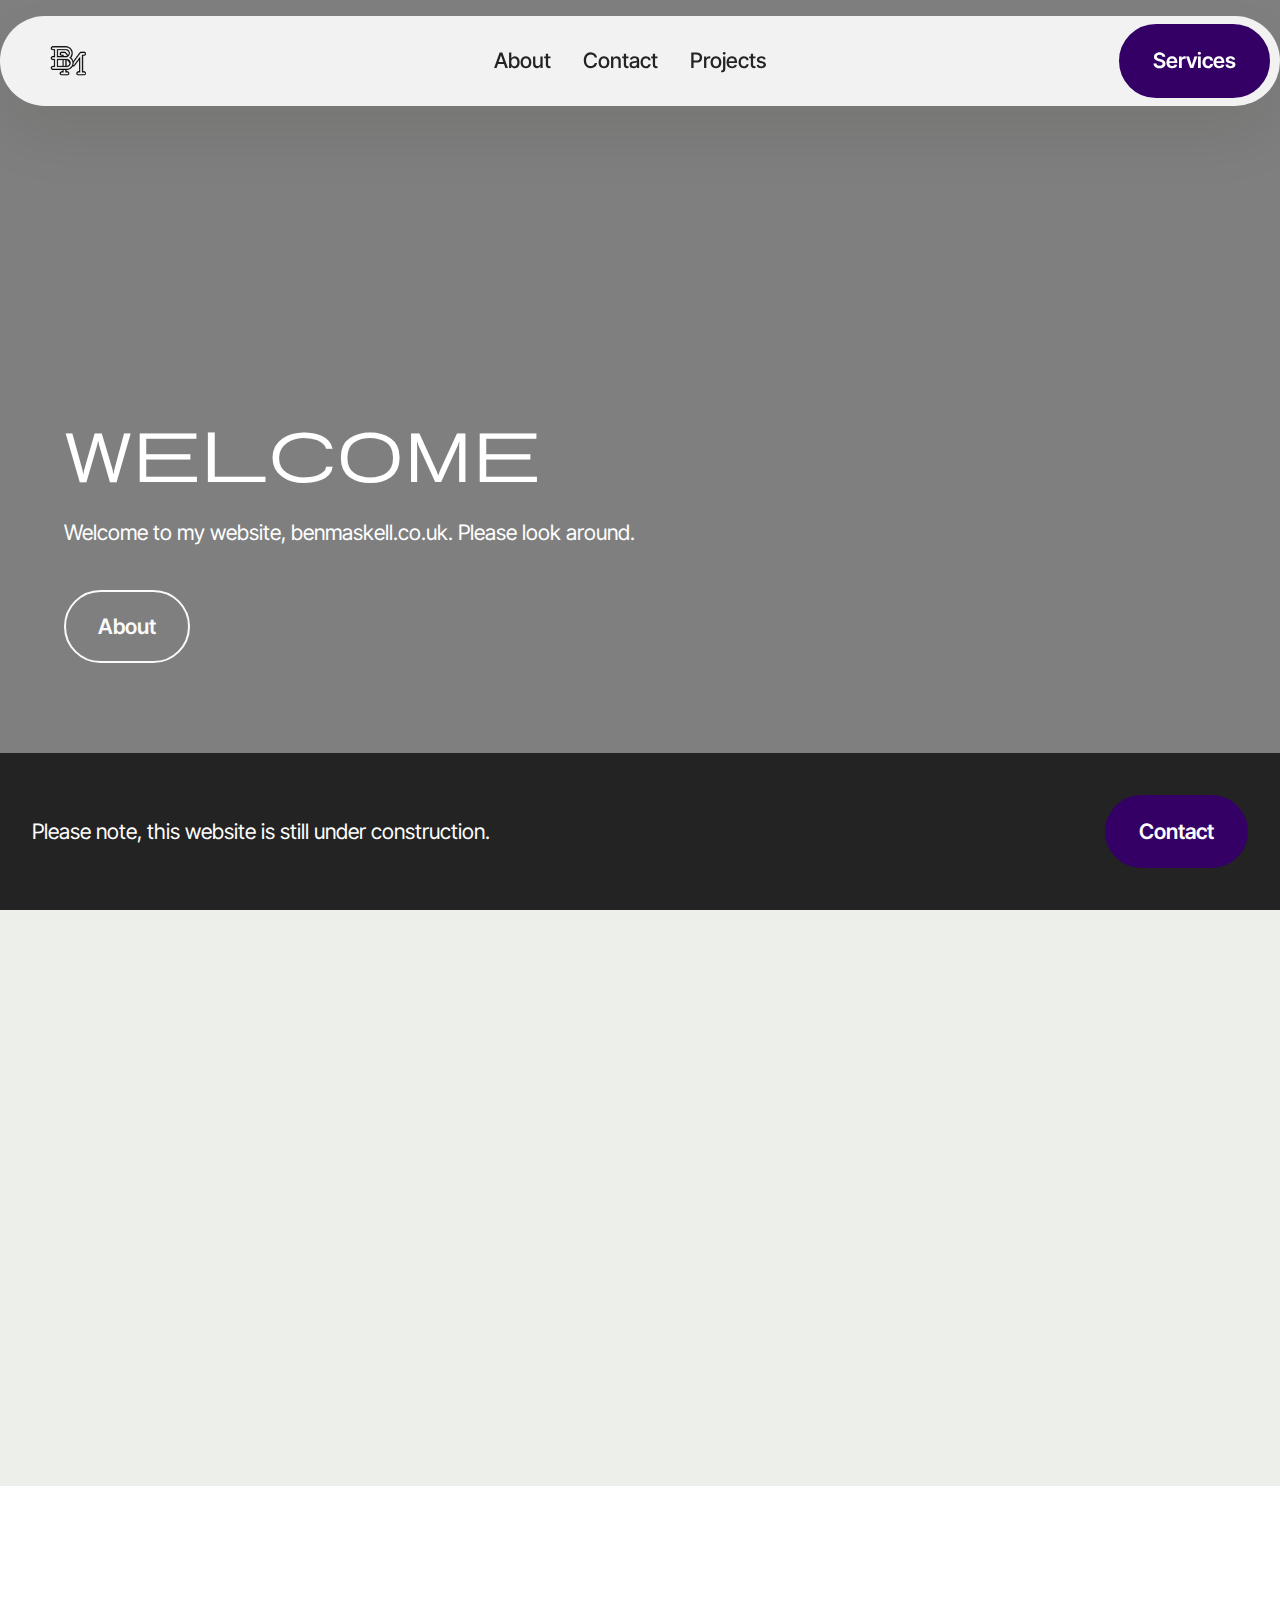
<file: index.html>
<!DOCTYPE html>
<html  >
<head>
  <!-- Site made with Mobirise Website Builder v6.0.1, https://mobirise.com -->
  <meta charset="UTF-8">
  <meta http-equiv="X-UA-Compatible" content="IE=edge">
  <meta name="generator" content="Mobirise v6.0.1, mobirise.com">
  <meta name="viewport" content="width=device-width, initial-scale=1, minimum-scale=1">
  <link rel="shortcut icon" href="assets/images/6-removebg-preview.png-1-96x96.png" type="image/x-icon">
  <meta name="description" content="">
  
  
  <title>Home</title>
  <link rel="stylesheet" href="assets/web/assets/mobirise-icons2/mobirise2.css">
  <link rel="stylesheet" href="assets/bootstrap/css/bootstrap.min.css">
  <link rel="stylesheet" href="assets/bootstrap/css/bootstrap-grid.min.css">
  <link rel="stylesheet" href="assets/bootstrap/css/bootstrap-reboot.min.css">
  <link rel="stylesheet" href="assets/animatecss/animate.css">
  <link rel="stylesheet" href="assets/dropdown/css/style.css">
  <link rel="stylesheet" href="assets/socicon/css/styles.css">
  <link rel="stylesheet" href="assets/theme/css/style.css">
  <link rel="preload" href="https://fonts.googleapis.com/css?family=Material+Symbols+Outlined:100,200,300,400,500,600,700&display=swap" as="style" onload="this.onload=null;this.rel='stylesheet'">
  <noscript><link rel="stylesheet" href="https://fonts.googleapis.com/css?family=Material+Symbols+Outlined:100,200,300,400,500,600,700&display=swap"></noscript>
  <link rel="preload" href="https://fonts.googleapis.com/css?family=Inter+Tight:100,200,300,400,500,600,700,800,900,100i,200i,300i,400i,500i,600i,700i,800i,900i&display=swap" as="style" onload="this.onload=null;this.rel='stylesheet'">
  <noscript><link rel="stylesheet" href="https://fonts.googleapis.com/css?family=Inter+Tight:100,200,300,400,500,600,700,800,900,100i,200i,300i,400i,500i,600i,700i,800i,900i&display=swap"></noscript>
  <link rel="preload" as="style" href="assets/mobirise/css/mbr-additional.css?v=3N6GGB"><link rel="stylesheet" href="assets/mobirise/css/mbr-additional.css?v=3N6GGB" type="text/css">

  
  
  
</head>
<body>
  
  <section data-bs-version="5.1" class="menu menu2 cid-tJS6tZXiPa" once="menu" id="menu02-0">
	

	<nav class="navbar navbar-dropdown navbar-fixed-top navbar-expand-lg">
		<div class="container">
			<div class="navbar-brand">
				<span class="navbar-logo">
					
						<a href="index.html"><img src="assets/images/6-removebg-preview.png-1-96x96.png" alt="" style="height: 3rem;"></a>
					
				</span>
				<span class="navbar-caption-wrap"><a class="navbar-caption text-black text-primary display-4" href="index.html#header05-1"></a></span>
			</div>
			<button class="navbar-toggler" type="button" data-toggle="collapse" data-bs-toggle="collapse" data-target="#navbarSupportedContent" data-bs-target="#navbarSupportedContent" aria-controls="navbarNavAltMarkup" aria-expanded="false" aria-label="Toggle navigation">
				<div class="hamburger">
					<span></span>
					<span></span>
					<span></span>
					<span></span>
				</div>
			</button>
			<div class="collapse navbar-collapse" id="navbarSupportedContent">
				<ul class="navbar-nav nav-dropdown" data-app-modern-menu="true"><li class="nav-item">
						<a class="nav-link link text-black text-primary display-4" href="about.html">About</a>
					</li>
					
					<li class="nav-item">
						<a class="nav-link link text-black text-primary display-4" href="contact.html">Contact</a>
					</li><li class="nav-item"><a class="nav-link link text-black text-primary display-4" href="projects.html">Projects</a></li></ul>
				
				<div class="navbar-buttons mbr-section-btn"><a class="btn btn-primary display-4" href="store.html">Services</a></div>
			</div>
		</div>
	</nav>
</section>

<section data-bs-version="5.1" class="header18 cid-uDQ961FhQN" data-bg-video="https://www.youtube.com/watch?v=COv-TEtLrAg&amp;list=PLdGJJ6BBahVodCt3Cet2bDmDSiRVJoE5G&amp;index=32&amp;ab_channel=MG1010" id="header18-1i">
  

  <div class="mbr-overlay" style="opacity: 0.5; background-color: rgb(0, 0, 0);"></div>
  <div class="container-fluid">
    <div class="row">
      <div class="content-wrap col-12 col-md-12">
        <h1 class="mbr-section-title mbr-fonts-style mbr-white mb-4 display-1">
          <strong><br>Welcome</strong></h1>
        
        <p class="mbr-fonts-style mbr-text mbr-white mb-4 display-7">Welcome to my website, benmaskell.co.uk. Please look around.</p>
        <div class="mbr-section-btn"><a class="btn btn-white-outline display-7" href="about.html">About</a></div>
      </div>
    </div>
  </div>
</section>

<section data-bs-version="5.1" class="features035 cid-uDVXlbeTZg" id="features035-2m">
	

	
	
	<div class="container">
		<div class="row">
			<div class="col-12 col-lg-9 active">
				<div class="item-wrapper">
					<div class="card-box">
						<h4 class="card-text mbr-fonts-style display-7">Please note, this website is still under construction.</h4>
					</div>
				</div>
			</div>
			<div class="col-12 col-lg-3 active">
				<div class="mbr-section-btn"><a class="btn btn-primary display-7" href="contact.html">Contact</a></div>
			</div>
		</div>
	</div>
</section>

<section data-bs-version="5.1" class="clients3 cid-uDVY0TNuzJ" id="clients03-2n">
  

  
  
  <div class="container">
    <div class="row justify-content-center">
      <div class="col-12 content-head">
        <div class="mb-5">
          <h5 class="mbr-section-title mbr-fonts-style mb-0 display-2">
            <strong>Friends</strong></h5>
          <div class="col-12">
            
          </div>
        </div>
      </div>
    </div>
    <div class="row">
      <div class="item features-without-image col-12 col-lg-4">
        <div class="item-wrapper">
          <div class="img-wrapper">
            <a href="http://alfieterry.co.uk" target="_blank"><img src="assets/images/logo.png-400x400.png" alt="alfieterry.co.uk"></a>
          </div>
          <div class="card-box align-center">
            
            
            
            
          </div>
        </div>
      </div>
      <div class="item features-without-image col-12 col-lg-4">
        <div class="item-wrapper">
          <div class="img-wrapper">
            <a href="http://dynapound.com" target="_blank"><img src="assets/images/logo-1.png-400x400.png" alt="dynapound.com"></a>
          </div>
          <div class="card-box align-center">
            
            
            
            
          </div>
        </div>
      </div>
      <div class="item features-without-image col-12 col-lg-4">
        <div class="item-wrapper">
          <div class="img-wrapper">
            <a href="https://lawridarbyshire.co.uk" target="_blank"><img src="assets/images/favicon.png-48x48.png" alt="lawridarbyshire.co.uk"></a>
          </div>
          <div class="card-box align-center">
            
            
            
            
          </div>
        </div>
      </div>
    </div>
  </div>
</section>

<section data-bs-version="5.1" class="footer5 cid-uDW20K5y8O" once="footers" id="footer5-2o">

    

    

    <div class="container">
        <div class="media-container-row">
            <div class="col-md-2 col-6">
                <div class="media-wrap">
                    <a href="index.html">
                        <img src="assets/images/6-removebg-preview.png-429x429.png" alt="">
                    </a>
                </div>
            </div>
            <div class="col-10 col-6">
                <p class="mbr-text align-right links mbr-fonts-style display-7"><a href="about.html" class="text-black">About</a>&nbsp; &nbsp; &nbsp; &nbsp;<a href="contact.html" class="text-black">Contact</a>&nbsp; &nbsp; &nbsp; &nbsp;<a href="projects.html" class="text-black">Projects</a>&nbsp; &nbsp; &nbsp; &nbsp;<a href="store.html" class="text-black">Services</a></p>
            </div>
        </div>
        <!-- <div class="media-container-row">
            <div class="col-md-12"> -->
        <div class="footer-lower">
            <div class="media-container-row">
                <div class="col-md-12">
                    <hr>
                </div>
            </div>
            <div class="media-container-row">
                <div class="col-md-6 copyright">
                    <p class="mbr-text mbr-fonts-style display-7">
                        © Copyright 2025 Ben Maskell - All Rights Reserved
                    </p>
                </div>
                <div class="col-md-6">
                    
                </div>
            </div>
            <!-- </div>
            </div> -->
        </div>

    </div>
</section><section class="display-7" style="padding: 0;align-items: center;justify-content: center;flex-wrap: wrap;    align-content: center;display: flex;position: relative;height: 4rem;"><a href="https://mobiri.se/" style="flex: 1 1;height: 4rem;position: absolute;width: 100%;z-index: 1;"><img alt="" style="height: 4rem;" src="[data-uri]"></a><p style="margin: 0;text-align: center;" class="display-7">&#8204;</p><a style="z-index:1" href="https://mobirise.com/builder/ai-website-generator.html">AI Website Generator</a></section><script src="assets/bootstrap/js/bootstrap.bundle.min.js"></script>  <script src="assets/smoothscroll/smooth-scroll.js"></script>  <script src="assets/ytplayer/index.js"></script>  <script src="assets/dropdown/js/navbar-dropdown.js"></script>  <script src="assets/vimeoplayer/player.js"></script>  <script src="assets/theme/js/script.js"></script>  
  
  
  <input name="animation" type="hidden">
  </body>
</html>
</file>
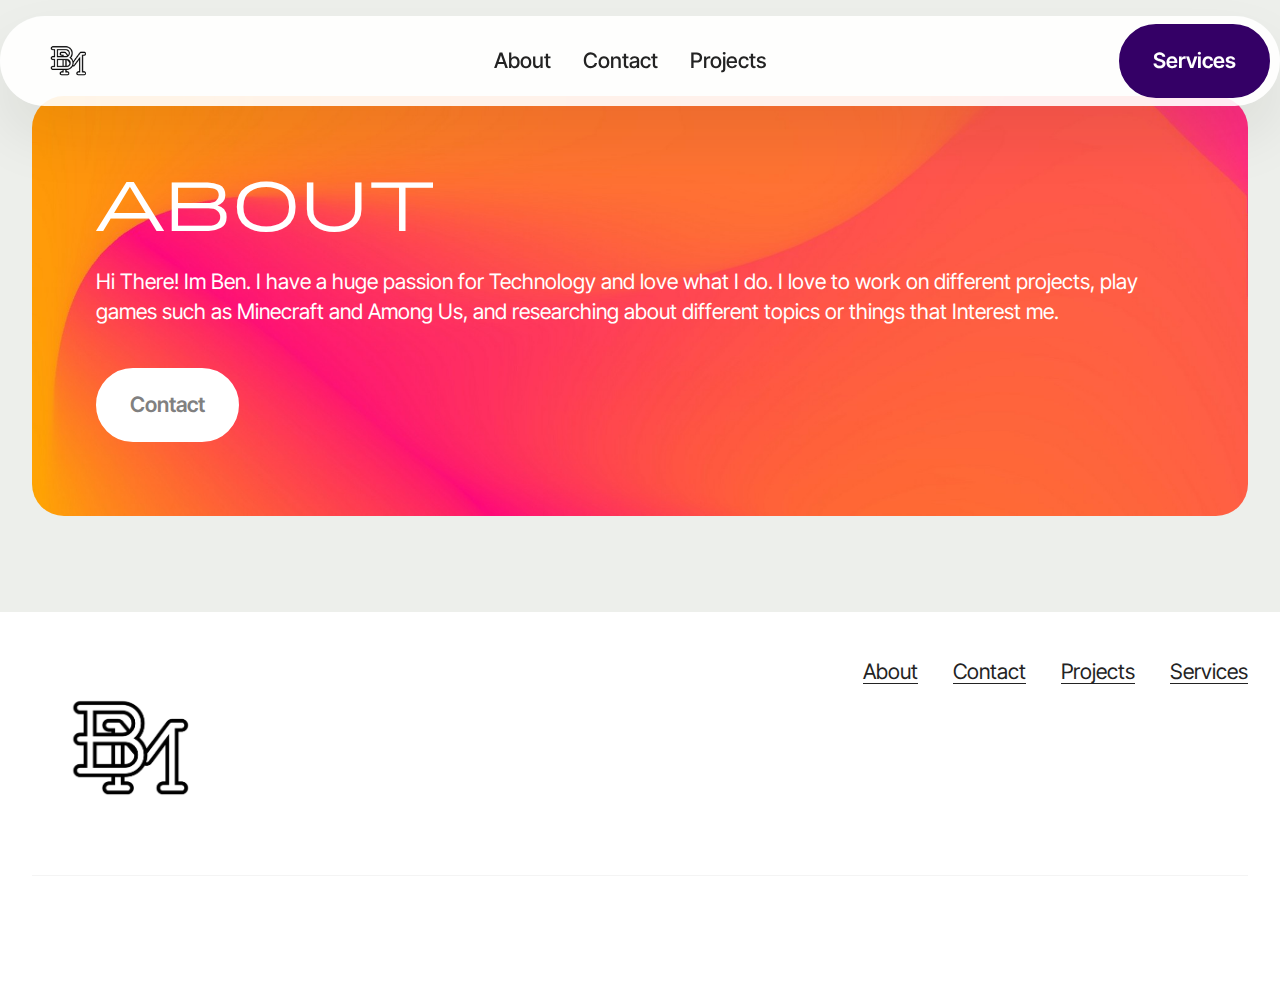
<file: about.html>
<!DOCTYPE html>
<html  >
<head>
  <!-- Site made with Mobirise Website Builder v6.0.1, https://mobirise.com -->
  <meta charset="UTF-8">
  <meta http-equiv="X-UA-Compatible" content="IE=edge">
  <meta name="generator" content="Mobirise v6.0.1, mobirise.com">
  <meta name="viewport" content="width=device-width, initial-scale=1, minimum-scale=1">
  <link rel="shortcut icon" href="assets/images/6-removebg-preview.png-1-96x96.png" type="image/x-icon">
  <meta name="description" content="">
  
  
  <title>About</title>
  <link rel="stylesheet" href="assets/web/assets/mobirise-icons2/mobirise2.css">
  <link rel="stylesheet" href="assets/bootstrap/css/bootstrap.min.css">
  <link rel="stylesheet" href="assets/bootstrap/css/bootstrap-grid.min.css">
  <link rel="stylesheet" href="assets/bootstrap/css/bootstrap-reboot.min.css">
  <link rel="stylesheet" href="assets/animatecss/animate.css">
  <link rel="stylesheet" href="assets/dropdown/css/style.css">
  <link rel="stylesheet" href="assets/socicon/css/styles.css">
  <link rel="stylesheet" href="assets/theme/css/style.css">
  <link rel="preload" href="https://fonts.googleapis.com/css?family=Material+Symbols+Outlined:100,200,300,400,500,600,700&display=swap" as="style" onload="this.onload=null;this.rel='stylesheet'">
  <noscript><link rel="stylesheet" href="https://fonts.googleapis.com/css?family=Material+Symbols+Outlined:100,200,300,400,500,600,700&display=swap"></noscript>
  <link rel="preload" href="https://fonts.googleapis.com/css?family=Inter+Tight:100,200,300,400,500,600,700,800,900,100i,200i,300i,400i,500i,600i,700i,800i,900i&display=swap" as="style" onload="this.onload=null;this.rel='stylesheet'">
  <noscript><link rel="stylesheet" href="https://fonts.googleapis.com/css?family=Inter+Tight:100,200,300,400,500,600,700,800,900,100i,200i,300i,400i,500i,600i,700i,800i,900i&display=swap"></noscript>
  <link rel="preload" as="style" href="assets/mobirise/css/mbr-additional.css?v=IKKGg4"><link rel="stylesheet" href="assets/mobirise/css/mbr-additional.css?v=IKKGg4" type="text/css">

  
  
  
</head>
<body>
  
  <section data-bs-version="5.1" class="menu menu2 cid-tJS6tZXiPa" once="menu" id="menu02-2b">
	

	<nav class="navbar navbar-dropdown navbar-fixed-top navbar-expand-lg">
		<div class="container">
			<div class="navbar-brand">
				<span class="navbar-logo">
					
						<a href="index.html"><img src="assets/images/6-removebg-preview.png-1-96x96.png" alt="" style="height: 3rem;"></a>
					
				</span>
				<span class="navbar-caption-wrap"><a class="navbar-caption text-black text-primary display-4" href="index.html#header05-1"></a></span>
			</div>
			<button class="navbar-toggler" type="button" data-toggle="collapse" data-bs-toggle="collapse" data-target="#navbarSupportedContent" data-bs-target="#navbarSupportedContent" aria-controls="navbarNavAltMarkup" aria-expanded="false" aria-label="Toggle navigation">
				<div class="hamburger">
					<span></span>
					<span></span>
					<span></span>
					<span></span>
				</div>
			</button>
			<div class="collapse navbar-collapse" id="navbarSupportedContent">
				<ul class="navbar-nav nav-dropdown" data-app-modern-menu="true"><li class="nav-item">
						<a class="nav-link link text-black text-primary display-4" href="about.html">About</a>
					</li>
					
					<li class="nav-item">
						<a class="nav-link link text-black text-primary display-4" href="contact.html">Contact</a>
					</li><li class="nav-item"><a class="nav-link link text-black text-primary display-4" href="projects.html">Projects</a></li></ul>
				
				<div class="navbar-buttons mbr-section-btn"><a class="btn btn-primary display-4" href="store.html">Services</a></div>
			</div>
		</div>
	</nav>
</section>

<section data-bs-version="5.1" class="header15 cid-uDQQWLCC3k" id="header15-2d">
	

	
	
	<div class="container">
		<div class="row justify-content-center">
			<div class="card col-12 col-lg-12">
				<div class="card-wrapper wrap">
					<div class="card-box align-center">
						<h1 class="card-title mbr-fonts-style mb-4 display-1"><strong>About</strong></h1>
						<p class="mbr-text mbr-fonts-style mb-4 display-7">Hi There! Im Ben. I have a huge passion for Technology and love what I do. I love to work on different projects, play games such as Minecraft and Among Us, and researching about different topics or things that Interest me.</p>
						<div class="mbr-section-btn mt-4"><a class="btn btn-danger display-7" href="contact.html">Contact</a></div>
					</div>
				</div>
			</div>
		</div>
	</div>
</section>

<section data-bs-version="5.1" class="footer5 cid-uDW20K5y8O" once="footers" id="footer5-2o">

    

    

    <div class="container">
        <div class="media-container-row">
            <div class="col-md-2 col-6">
                <div class="media-wrap">
                    <a href="index.html">
                        <img src="assets/images/6-removebg-preview.png-429x429.png" alt="">
                    </a>
                </div>
            </div>
            <div class="col-10 col-6">
                <p class="mbr-text align-right links mbr-fonts-style display-7"><a href="about.html" class="text-black">About</a>&nbsp; &nbsp; &nbsp; &nbsp;<a href="contact.html" class="text-black">Contact</a>&nbsp; &nbsp; &nbsp; &nbsp;<a href="projects.html" class="text-black">Projects</a>&nbsp; &nbsp; &nbsp; &nbsp;<a href="store.html" class="text-black">Services</a></p>
            </div>
        </div>
        <!-- <div class="media-container-row">
            <div class="col-md-12"> -->
        <div class="footer-lower">
            <div class="media-container-row">
                <div class="col-md-12">
                    <hr>
                </div>
            </div>
            <div class="media-container-row">
                <div class="col-md-6 copyright">
                    <p class="mbr-text mbr-fonts-style display-7">
                        © Copyright 2025 Ben Maskell - All Rights Reserved
                    </p>
                </div>
                <div class="col-md-6">
                    
                </div>
            </div>
            <!-- </div>
            </div> -->
        </div>

    </div>
</section><section class="display-7" style="padding: 0;align-items: center;justify-content: center;flex-wrap: wrap;    align-content: center;display: flex;position: relative;height: 4rem;"><a href="https://mobiri.se/" style="flex: 1 1;height: 4rem;position: absolute;width: 100%;z-index: 1;"><img alt="" style="height: 4rem;" src="[data-uri]"></a><p style="margin: 0;text-align: center;" class="display-7">&#8204;</p><a style="z-index:1" href="https://mobirise.com">Mobirise.com </a></section><script src="assets/bootstrap/js/bootstrap.bundle.min.js"></script>  <script src="assets/smoothscroll/smooth-scroll.js"></script>  <script src="assets/ytplayer/index.js"></script>  <script src="assets/dropdown/js/navbar-dropdown.js"></script>  <script src="assets/theme/js/script.js"></script>  
  
  
  <input name="animation" type="hidden">
  </body>
</html>
</file>
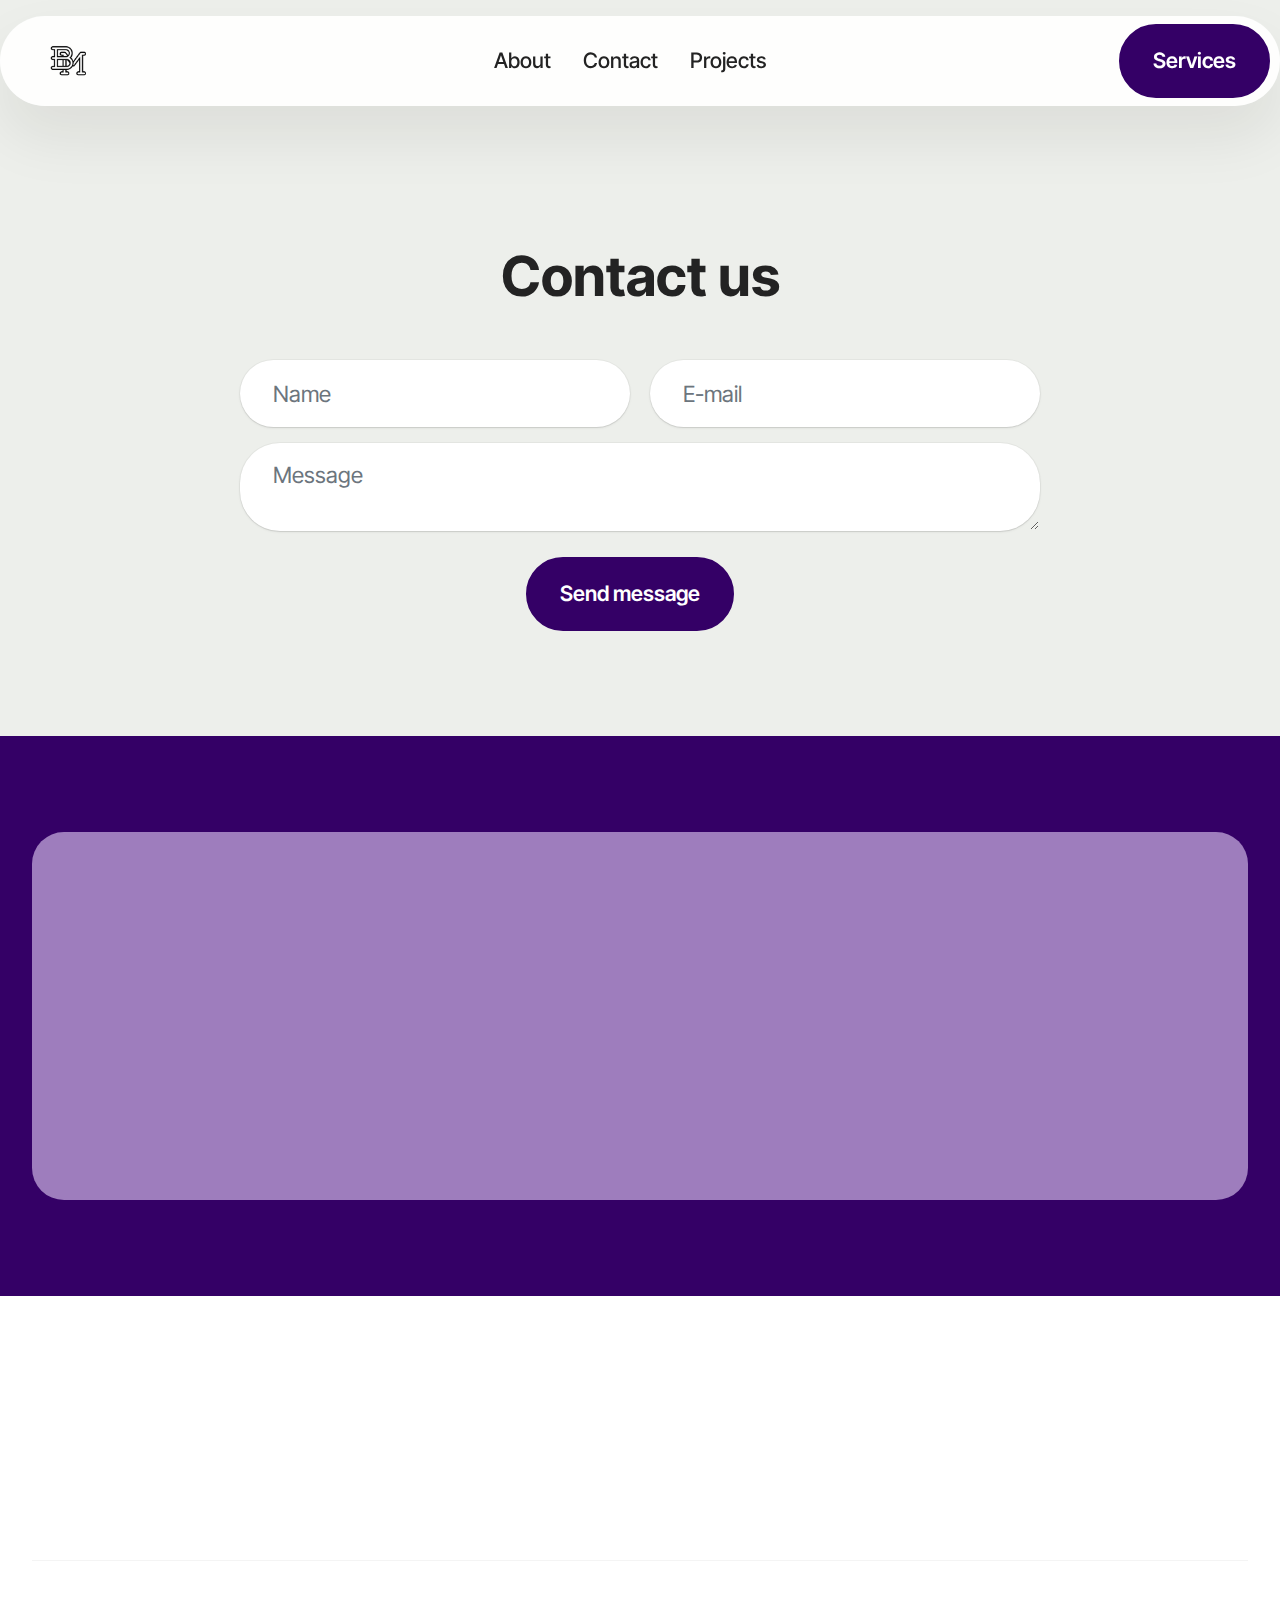
<file: contact.html>
<!DOCTYPE html>
<html  >
<head>
  <!-- Site made with Mobirise Website Builder v6.0.1, https://mobirise.com -->
  <meta charset="UTF-8">
  <meta http-equiv="X-UA-Compatible" content="IE=edge">
  <meta name="generator" content="Mobirise v6.0.1, mobirise.com">
  <meta name="viewport" content="width=device-width, initial-scale=1, minimum-scale=1">
  <link rel="shortcut icon" href="assets/images/6-removebg-preview.png-1-96x96.png" type="image/x-icon">
  <meta name="description" content="">
  
  
  <title>Contact</title>
  <link rel="stylesheet" href="assets/web/assets/mobirise-icons2/mobirise2.css">
  <link rel="stylesheet" href="assets/bootstrap/css/bootstrap.min.css">
  <link rel="stylesheet" href="assets/bootstrap/css/bootstrap-grid.min.css">
  <link rel="stylesheet" href="assets/bootstrap/css/bootstrap-reboot.min.css">
  <link rel="stylesheet" href="assets/animatecss/animate.css">
  <link rel="stylesheet" href="assets/dropdown/css/style.css">
  <link rel="stylesheet" href="assets/socicon/css/styles.css">
  <link rel="stylesheet" href="assets/theme/css/style.css">
  <link rel="preload" href="https://fonts.googleapis.com/css?family=Material+Symbols+Outlined:100,200,300,400,500,600,700&display=swap" as="style" onload="this.onload=null;this.rel='stylesheet'">
  <noscript><link rel="stylesheet" href="https://fonts.googleapis.com/css?family=Material+Symbols+Outlined:100,200,300,400,500,600,700&display=swap"></noscript>
  <link rel="preload" href="https://fonts.googleapis.com/css?family=Inter+Tight:100,200,300,400,500,600,700,800,900,100i,200i,300i,400i,500i,600i,700i,800i,900i&display=swap" as="style" onload="this.onload=null;this.rel='stylesheet'">
  <noscript><link rel="stylesheet" href="https://fonts.googleapis.com/css?family=Inter+Tight:100,200,300,400,500,600,700,800,900,100i,200i,300i,400i,500i,600i,700i,800i,900i&display=swap"></noscript>
  <link rel="preload" as="style" href="assets/mobirise/css/mbr-additional.css?v=X3cv3u"><link rel="stylesheet" href="assets/mobirise/css/mbr-additional.css?v=X3cv3u" type="text/css">

  
  
  
</head>
<body>
  
  <section data-bs-version="5.1" class="menu menu2 cid-tJS6tZXiPa" once="menu" id="menu02-2e">
	

	<nav class="navbar navbar-dropdown navbar-fixed-top navbar-expand-lg">
		<div class="container">
			<div class="navbar-brand">
				<span class="navbar-logo">
					
						<a href="index.html"><img src="assets/images/6-removebg-preview.png-1-96x96.png" alt="" style="height: 3rem;"></a>
					
				</span>
				<span class="navbar-caption-wrap"><a class="navbar-caption text-black text-primary display-4" href="index.html#header05-1"></a></span>
			</div>
			<button class="navbar-toggler" type="button" data-toggle="collapse" data-bs-toggle="collapse" data-target="#navbarSupportedContent" data-bs-target="#navbarSupportedContent" aria-controls="navbarNavAltMarkup" aria-expanded="false" aria-label="Toggle navigation">
				<div class="hamburger">
					<span></span>
					<span></span>
					<span></span>
					<span></span>
				</div>
			</button>
			<div class="collapse navbar-collapse" id="navbarSupportedContent">
				<ul class="navbar-nav nav-dropdown" data-app-modern-menu="true"><li class="nav-item">
						<a class="nav-link link text-black text-primary display-4" href="about.html">About</a>
					</li>
					
					<li class="nav-item">
						<a class="nav-link link text-black text-primary display-4" href="contact.html">Contact</a>
					</li><li class="nav-item"><a class="nav-link link text-black text-primary display-4" href="projects.html">Projects</a></li></ul>
				
				<div class="navbar-buttons mbr-section-btn"><a class="btn btn-primary display-4" href="store.html">Services</a></div>
			</div>
		</div>
	</nav>
</section>

<section data-bs-version="5.1" class="form5 cid-uDQTOzEpnK" id="form02-2g">
    
    
    <div class="container">
        <div class="row justify-content-center">
            <div class="col-12 content-head">
                <div class="mbr-section-head mb-5">
                    <h3 class="mbr-section-title mbr-fonts-style align-center mb-0 display-2">
                        <strong><br></strong><br><strong>Contact us</strong></h3>
                    
                </div>
            </div>
        </div>
        <div class="row justify-content-center">
            <div class="col-lg-8 mx-auto mbr-form" data-form-type="formoid">
                <form action="https://mobirise.eu/" method="POST" class="mbr-form form-with-styler" data-form-title="Form Name"><input type="hidden" name="email" data-form-email="true" value="aTP8RaCHS4TF5tNiUC3SIR1uyu1EBFgOvo9nSOtKYfJC9VZhjDtWRpFu91mWmEn3GuzVTXLIf5ZVdTSjULaZGhhT0POZOwqMvhMUA9N3yhT+3zoLADqSpsLXH3itVRFr">
                    <div class="row">
                        <div hidden="hidden" data-form-alert="" class="alert alert-success col-12">Thanks, we should get back to you soon.</div>
                        <div hidden="hidden" data-form-alert-danger="" class="alert alert-danger col-12">
                            Oops...! some problem!
                        </div>
                    </div>
                    <div class="dragArea row">
                        <div class="col-md col-sm-12 form-group mb-3" data-for="name">
                            <input type="text" name="name" placeholder="Name" data-form-field="name" class="form-control" value="" id="name-form02-2g">
                        </div>
                        <div class="col-md col-sm-12 form-group mb-3" data-for="email">
                            <input type="email" name="email" placeholder="E-mail" data-form-field="email" class="form-control" value="" id="email-form02-2g">
                        </div>
                        
                        <div class="col-12 form-group mb-3" data-for="textarea">
                            <textarea name="textarea" placeholder="Message" data-form-field="textarea" class="form-control" id="textarea-form02-2g"></textarea>
                        </div>
                        <div class="col-lg-12 col-md-12 col-sm-12 align-center mbr-section-btn">
                            <button type="submit" class="btn btn-primary display-7">Send message</button>
                        </div>
                    </div>
                </form>
            </div>
        </div>
    </div>
</section>

<section data-bs-version="5.1" class="start article6 cid-uDQU2C22qJ" id="article06-2i">
	

	
	
	<div class="container">
		<div class="row justify-content-center">
			<div class="card col-md-12 col-lg-12">
				<div class="card-wrapper">
					<div class="card-box align-left">
						<h4 class="card-title mbr-fonts-style display-2"><strong>Or Email us <a href="mailto:contact@benmaskell.co.uk" class="text-primary"><em>Here</em></a></strong></h4>
						
						
					</div>
				</div>
			</div>
		</div>
	</div>
</section>

<section data-bs-version="5.1" class="footer5 cid-uDW20K5y8O" once="footers" id="footer5-2o">

    

    

    <div class="container">
        <div class="media-container-row">
            <div class="col-md-2 col-6">
                <div class="media-wrap">
                    <a href="index.html">
                        <img src="assets/images/6-removebg-preview.png-429x429.png" alt="">
                    </a>
                </div>
            </div>
            <div class="col-10 col-6">
                <p class="mbr-text align-right links mbr-fonts-style display-7"><a href="about.html" class="text-black">About</a>&nbsp; &nbsp; &nbsp; &nbsp;<a href="contact.html" class="text-black">Contact</a>&nbsp; &nbsp; &nbsp; &nbsp;<a href="projects.html" class="text-black">Projects</a>&nbsp; &nbsp; &nbsp; &nbsp;<a href="store.html" class="text-black">Services</a></p>
            </div>
        </div>
        <!-- <div class="media-container-row">
            <div class="col-md-12"> -->
        <div class="footer-lower">
            <div class="media-container-row">
                <div class="col-md-12">
                    <hr>
                </div>
            </div>
            <div class="media-container-row">
                <div class="col-md-6 copyright">
                    <p class="mbr-text mbr-fonts-style display-7">
                        © Copyright 2025 Ben Maskell - All Rights Reserved
                    </p>
                </div>
                <div class="col-md-6">
                    
                </div>
            </div>
            <!-- </div>
            </div> -->
        </div>

    </div>
</section><section class="display-7" style="padding: 0;align-items: center;justify-content: center;flex-wrap: wrap;    align-content: center;display: flex;position: relative;height: 4rem;"><a href="https://mobiri.se/" style="flex: 1 1;height: 4rem;position: absolute;width: 100%;z-index: 1;"><img alt="" style="height: 4rem;" src="[data-uri]"></a><p style="margin: 0;text-align: center;" class="display-7">&#8204;</p><a style="z-index:1" href="https://mobirise.com/builder/ai-website-generator.html">AI Website Generator</a></section><script src="assets/bootstrap/js/bootstrap.bundle.min.js"></script>  <script src="assets/smoothscroll/smooth-scroll.js"></script>  <script src="assets/ytplayer/index.js"></script>  <script src="assets/dropdown/js/navbar-dropdown.js"></script>  <script src="assets/theme/js/script.js"></script>  <script src="assets/formoid/formoid.min.js"></script>  
  
  
  <input name="animation" type="hidden">
  </body>
</html>
</file>
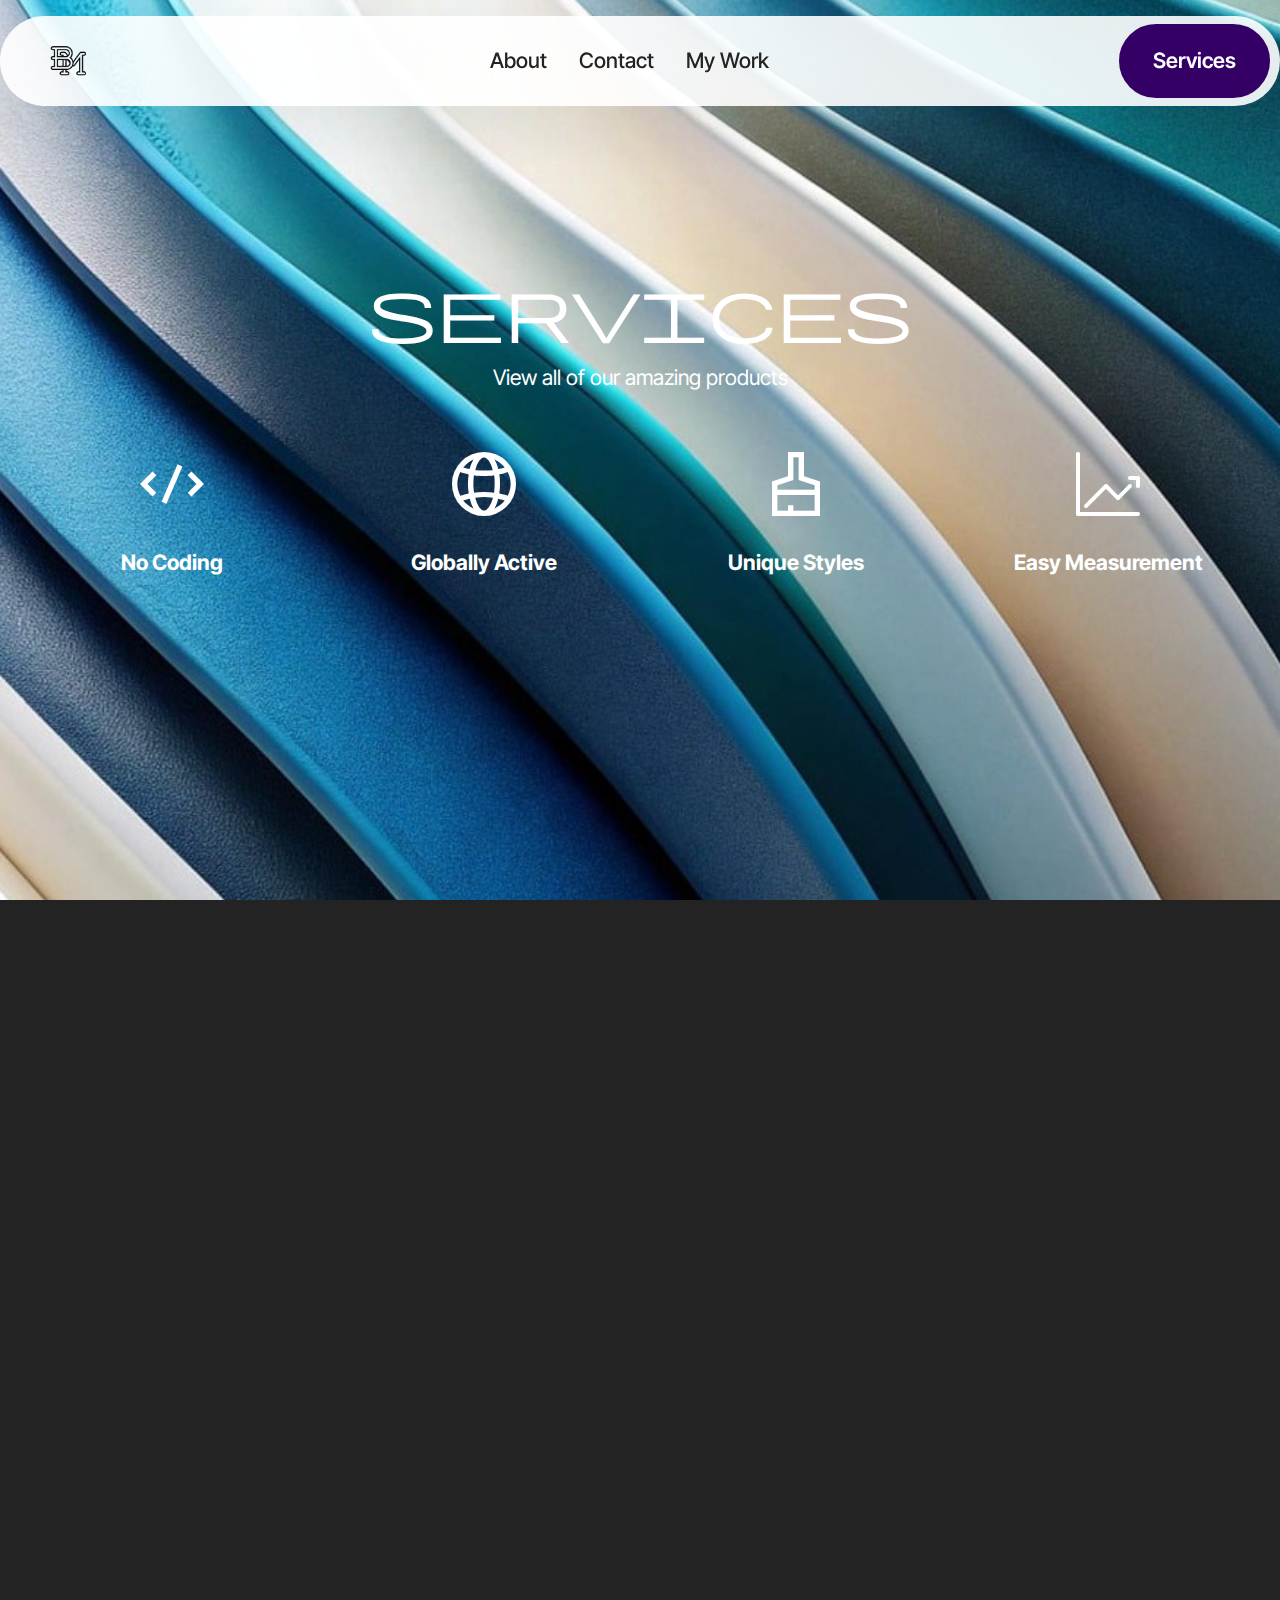
<file: page1.html>
<!DOCTYPE html>
<html  >
<head>
  <!-- Site made with Mobirise Website Builder v6.0.1, https://mobirise.com -->
  <meta charset="UTF-8">
  <meta http-equiv="X-UA-Compatible" content="IE=edge">
  <meta name="generator" content="Mobirise v6.0.1, mobirise.com">
  <meta name="viewport" content="width=device-width, initial-scale=1, minimum-scale=1">
  <link rel="shortcut icon" href="assets/images/6-removebg-preview.png-1-96x96.png" type="image/x-icon">
  <meta name="description" content="">
  
  
  <title>Services</title>
  <link rel="stylesheet" href="assets/web/assets/mobirise-icons2/mobirise2.css">
  <link rel="stylesheet" href="assets/web/assets/mobirise-icons-bold/mobirise-icons-bold.css">
  <link rel="stylesheet" href="assets/bootstrap/css/bootstrap.min.css">
  <link rel="stylesheet" href="assets/bootstrap/css/bootstrap-grid.min.css">
  <link rel="stylesheet" href="assets/bootstrap/css/bootstrap-reboot.min.css">
  <link rel="stylesheet" href="assets/animatecss/animate.css">
  <link rel="stylesheet" href="assets/dropdown/css/style.css">
  <link rel="stylesheet" href="assets/socicon/css/styles.css">
  <link rel="stylesheet" href="assets/theme/css/style.css">
  <link rel="preload" href="https://fonts.googleapis.com/css?family=Material+Symbols+Outlined:100,200,300,400,500,600,700&display=swap" as="style" onload="this.onload=null;this.rel='stylesheet'">
  <noscript><link rel="stylesheet" href="https://fonts.googleapis.com/css?family=Material+Symbols+Outlined:100,200,300,400,500,600,700&display=swap"></noscript>
  <link rel="preload" href="https://fonts.googleapis.com/css?family=Inter+Tight:100,200,300,400,500,600,700,800,900,100i,200i,300i,400i,500i,600i,700i,800i,900i&display=swap" as="style" onload="this.onload=null;this.rel='stylesheet'">
  <noscript><link rel="stylesheet" href="https://fonts.googleapis.com/css?family=Inter+Tight:100,200,300,400,500,600,700,800,900,100i,200i,300i,400i,500i,600i,700i,800i,900i&display=swap"></noscript>
  <link rel="preload" as="style" href="assets/mobirise/css/mbr-additional.css?v=nQcE5T"><link rel="stylesheet" href="assets/mobirise/css/mbr-additional.css?v=nQcE5T" type="text/css">

  
  
  
</head>
<body>
  
  <section data-bs-version="5.1" class="menu menu2 cid-tJS6tZXiPa" once="menu" id="menu02-1k">
	

	<nav class="navbar navbar-dropdown navbar-fixed-top navbar-expand-lg">
		<div class="container">
			<div class="navbar-brand">
				<span class="navbar-logo">
					
						<img src="assets/images/6-removebg-preview.png-1-96x96.png" alt="" style="height: 3rem;">
					
				</span>
				<span class="navbar-caption-wrap"><a class="navbar-caption text-black text-primary display-4" href="index.html#header05-1"></a></span>
			</div>
			<button class="navbar-toggler" type="button" data-toggle="collapse" data-bs-toggle="collapse" data-target="#navbarSupportedContent" data-bs-target="#navbarSupportedContent" aria-controls="navbarNavAltMarkup" aria-expanded="false" aria-label="Toggle navigation">
				<div class="hamburger">
					<span></span>
					<span></span>
					<span></span>
					<span></span>
				</div>
			</button>
			<div class="collapse navbar-collapse" id="navbarSupportedContent">
				<ul class="navbar-nav nav-dropdown" data-app-modern-menu="true"><li class="nav-item">
						<a class="nav-link link text-black text-primary display-4" href="index.html#header01-7">About</a>
					</li>
					
					<li class="nav-item">
						<a class="nav-link link text-black text-primary display-4" href="index.html#contacts02-9">Contact</a>
					</li><li class="nav-item"><a class="nav-link link text-black text-primary display-4" href="index.html#contacts02-9">My Work</a></li></ul>
				
				<div class="navbar-buttons mbr-section-btn"><a class="btn btn-primary display-4" href="index.html#form02-6">Services</a></div>
			</div>
		</div>
	</nav>
</section>

<section data-bs-version="5.1" class="header19 cid-uDQjIIoWnP mbr-fullscreen" id="header19-1m">

    

    
    

    <div class="container">
        <div class="media-container">
            <div class="col-md-12 align-center">
                <h1 class="mbr-section-title mbr-white mbr-bold mbr-fonts-style mb-3 display-1">
                    Services</h1>
                <p class="mbr-text mbr-white mbr-fonts-style display-7">View all of our amazing products</p>
                

                <div class="row justify-content-center">
                    <div class="item features-without-image col-12 col-md-3">
                        <div class="item-wrapper">
                            <div class="card-box align-center">
                                <span class="mbr-iconfont mobi-mbri-code mobi-mbri"></span>
                                <h4 class="card-title align-center mbr-black mbr-fonts-style display-7">
                                    <strong>No Coding</strong>
                                </h4>
                            </div>
                        </div>
                    </div>
                    <div class="item features-without-image col-12 col-md-3">
                        <div class="item-wrapper">
                            <div class="card-box align-center">
                                <span class="mbr-iconfont mobi-mbri-globe-2 mobi-mbri"></span>
                                <h4 class="card-title align-center mbr-black mbr-fonts-style display-7">
                                    <strong>Globally Active</strong></h4>
                            </div>
                        </div>
                    </div>
                    <div class="item features-without-image col-12 col-md-3">
                        <div class="item-wrapper">
                            <div class="card-box align-center">
                                <span class="mbr-iconfont mobi-mbri-website-theme-2 mobi-mbri"></span>
                                <h4 class="card-title align-center mbr-black mbr-fonts-style display-7">
                                    <strong>Unique Styles</strong>
                                </h4>
                            </div>
                        </div>
                    </div>
                    <div class="item features-without-image col-12 col-md-3">
                        <div class="item-wrapper">
                            <div class="card-box align-center">
                                <span class="mbr-iconfont mbrib-growing-chart"></span>
                                <h4 class="card-title align-center mbr-black mbr-fonts-style display-7">
                                    <strong>Easy Measurement</strong></h4>
                            </div>
                        </div>
                    </div>
                </div>
            </div>
        </div>
    </div>
</section>

<section data-bs-version="5.1" class="gallery2 cid-uDQkG5wtTs" id="gallery2-1n">
    
    
    <div class="container">
        <div class="mbr-section-head">
            <h4 class="mbr-section-title mbr-fonts-style align-center mb-0 display-2"><strong>Products</strong></h4>
            
        </div>
        <div class="row mt-4">
            <div class="item features-image col-12 col-md-6 col-lg-6">
                <div class="item-wrapper">
                    <div class="item-img">
                        <img src="assets/images/screenshot-2025-02-19-175503.png-1200x706.png" alt="Mobirise Website Builder">
                    </div>
                    <div class="item-content">
                        <h5 class="item-title mbr-fonts-style display-5">Smart Sheets</h5>
                        
                        
                    </div>
                    <div class="mbr-section-btn item-footer mt-2">
                        <a href="" class="btn btn-primary item-btn display-7" target="_blank">Start
                            Now!</a>
                    </div>
                </div>
            </div>
            <div class="item features-image col-12 col-md-6 col-lg-6">
                <div class="item-wrapper">
                    <div class="item-img">
                        <img src="assets/images/screenshot-2025-02-19-201817.png-5-624x535.png" alt="Mobirise Website Builder">
                    </div>
                    <div class="item-content">
                        <h5 class="item-title mbr-fonts-style display-5">Custom Powerpoints</h5>
                        
                        
                    </div>
                    <div class="mbr-section-btn item-footer mt-2">
                        <a href="" class="btn btn-primary item-btn display-7" target="_blank">Start
                            Now!</a>
                    </div>
                </div>
            </div>
            <div class="item features-image col-12 col-md-6 col-lg-6">
                <div class="item-wrapper">
                    <div class="item-img">
                        <img src="assets/images/features3.jpg" alt="Mobirise Website Builder">
                    </div>
                    <div class="item-content">
                        <h5 class="item-title mbr-fonts-style display-5">Personalised Logo</h5>
                        
                        
                    </div>
                    <div class="mbr-section-btn item-footer mt-2">
                        <a href="" class="btn btn-primary item-btn display-7" target="_blank">Start
                            Now!</a>
                    </div>
                </div>
            </div>
            <div class="item features-image col-12 col-md-6 col-lg-6">
                <div class="item-wrapper">
                    <div class="item-img">
                        <img src="assets/images/mbr-2-1256x1254.png" alt="Mobirise Website Builder" title="">
                    </div>
                    <div class="item-content">
                        <h5 class="item-title mbr-fonts-style display-5">Document Templates</h5>
                        
                        
                    </div>
                    <div class="mbr-section-btn item-footer mt-2">
                        <a href="" class="btn btn-primary item-btn display-7" target="_blank">Start
                            Now!</a>
                    </div>
                </div>
            </div>
        </div>
    </div>
</section>

<section data-bs-version="5.1" class="footer1 programm5 cid-tJS9NNcTLZ" once="footers" id="footer03-1l">

        

    

    <div class="container">
        <div class="row">

            <div class="row-links mb-4">
                <ul class="header-menu">
                  
                  
                  
                  
                <li class="header-menu-item mbr-fonts-style display-5"><a href="index.html#header01-7" class="text-danger">About</a></li><li class="header-menu-item mbr-fonts-style display-5"><a href="index.html#features04-w" class="text-danger text-primary">Services</a></li><li class="header-menu-item mbr-fonts-style display-5"><a href="index.html#contacts02-9" class="text-danger">Contact</a></li><li class="header-menu-item mbr-fonts-style display-5"><a href="index.html#gallery02-v" class="text-danger text-primary">My Work</a></li></ul>
              </div>

            <div class="col-12">
                
            </div>
            <div class="col-12 mt-5">
                <p class="mbr-fonts-style copyright display-7">
                    © Copyright 2025 Ben Maskell - All Rights Reserved
                </p>
            </div>
        </div>
    </div>
</section><section class="display-7" style="padding: 0;align-items: center;justify-content: center;flex-wrap: wrap;    align-content: center;display: flex;position: relative;height: 4rem;"><a href="https://mobiri.se/" style="flex: 1 1;height: 4rem;position: absolute;width: 100%;z-index: 1;"><img alt="" style="height: 4rem;" src="[data-uri]"></a><p style="margin: 0;text-align: center;" class="display-7">&#8204;</p><a style="z-index:1" href="https://mobirise.com/builder/ai-website-generator.html">AI Website Generator</a></section><script src="assets/bootstrap/js/bootstrap.bundle.min.js"></script>  <script src="assets/smoothscroll/smooth-scroll.js"></script>  <script src="assets/ytplayer/index.js"></script>  <script src="assets/vimeoplayer/player.js"></script>  <script src="assets/dropdown/js/navbar-dropdown.js"></script>  <script src="assets/theme/js/script.js"></script>  
  
  
  <input name="animation" type="hidden">
  </body>
</html>
</file>
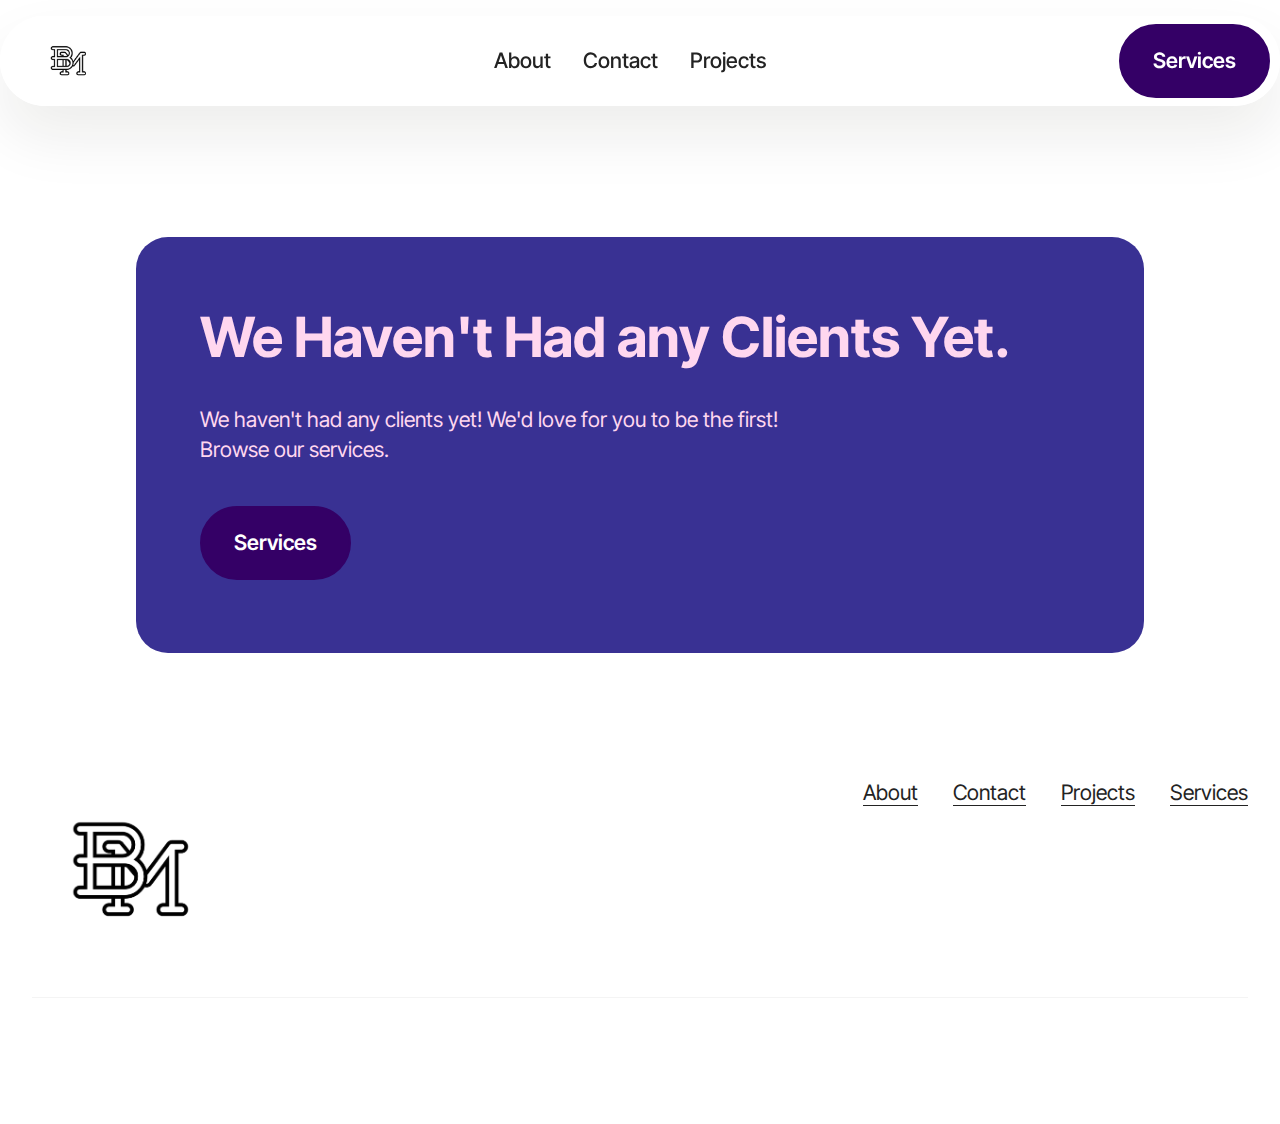
<file: projects.html>
<!DOCTYPE html>
<html  >
<head>
  <!-- Site made with Mobirise Website Builder v6.0.1, https://mobirise.com -->
  <meta charset="UTF-8">
  <meta http-equiv="X-UA-Compatible" content="IE=edge">
  <meta name="generator" content="Mobirise v6.0.1, mobirise.com">
  <meta name="viewport" content="width=device-width, initial-scale=1, minimum-scale=1">
  <link rel="shortcut icon" href="assets/images/6-removebg-preview.png-1-96x96.png" type="image/x-icon">
  <meta name="description" content="">
  
  
  <title>Projects</title>
  <link rel="stylesheet" href="assets/web/assets/mobirise-icons2/mobirise2.css">
  <link rel="stylesheet" href="assets/bootstrap/css/bootstrap.min.css">
  <link rel="stylesheet" href="assets/bootstrap/css/bootstrap-grid.min.css">
  <link rel="stylesheet" href="assets/bootstrap/css/bootstrap-reboot.min.css">
  <link rel="stylesheet" href="assets/animatecss/animate.css">
  <link rel="stylesheet" href="assets/dropdown/css/style.css">
  <link rel="stylesheet" href="assets/socicon/css/styles.css">
  <link rel="stylesheet" href="assets/theme/css/style.css">
  <link rel="preload" href="https://fonts.googleapis.com/css?family=Material+Symbols+Outlined:100,200,300,400,500,600,700&display=swap" as="style" onload="this.onload=null;this.rel='stylesheet'">
  <noscript><link rel="stylesheet" href="https://fonts.googleapis.com/css?family=Material+Symbols+Outlined:100,200,300,400,500,600,700&display=swap"></noscript>
  <link rel="preload" href="https://fonts.googleapis.com/css?family=Inter+Tight:100,200,300,400,500,600,700,800,900,100i,200i,300i,400i,500i,600i,700i,800i,900i&display=swap" as="style" onload="this.onload=null;this.rel='stylesheet'">
  <noscript><link rel="stylesheet" href="https://fonts.googleapis.com/css?family=Inter+Tight:100,200,300,400,500,600,700,800,900,100i,200i,300i,400i,500i,600i,700i,800i,900i&display=swap"></noscript>
  <link rel="preload" as="style" href="assets/mobirise/css/mbr-additional.css?v=3DuaaX"><link rel="stylesheet" href="assets/mobirise/css/mbr-additional.css?v=3DuaaX" type="text/css">

  
  
  
</head>
<body>
  
  <section data-bs-version="5.1" class="menu menu2 cid-tJS6tZXiPa" once="menu" id="menu02-2j">
	

	<nav class="navbar navbar-dropdown navbar-fixed-top navbar-expand-lg">
		<div class="container">
			<div class="navbar-brand">
				<span class="navbar-logo">
					
						<a href="index.html"><img src="assets/images/6-removebg-preview.png-1-96x96.png" alt="" style="height: 3rem;"></a>
					
				</span>
				<span class="navbar-caption-wrap"><a class="navbar-caption text-black text-primary display-4" href="index.html#header05-1"></a></span>
			</div>
			<button class="navbar-toggler" type="button" data-toggle="collapse" data-bs-toggle="collapse" data-target="#navbarSupportedContent" data-bs-target="#navbarSupportedContent" aria-controls="navbarNavAltMarkup" aria-expanded="false" aria-label="Toggle navigation">
				<div class="hamburger">
					<span></span>
					<span></span>
					<span></span>
					<span></span>
				</div>
			</button>
			<div class="collapse navbar-collapse" id="navbarSupportedContent">
				<ul class="navbar-nav nav-dropdown" data-app-modern-menu="true"><li class="nav-item">
						<a class="nav-link link text-black text-primary display-4" href="about.html">About</a>
					</li>
					
					<li class="nav-item">
						<a class="nav-link link text-black text-primary display-4" href="contact.html">Contact</a>
					</li><li class="nav-item"><a class="nav-link link text-black text-primary display-4" href="projects.html">Projects</a></li></ul>
				
				<div class="navbar-buttons mbr-section-btn"><a class="btn btn-primary display-4" href="store.html">Services</a></div>
			</div>
		</div>
	</nav>
</section>

<section data-bs-version="5.1" class="features035 cid-uDW7C7ilN5" id="features035-2s">
	

	
	
	<div class="container">
		<div class="row">
			<div class="col-12 col-lg-9 active">
				<div class="item-wrapper">
					<div class="card-box">
						<h4 class="card-text mbr-fonts-style display-7">Enjoy exclusive perks by becoming a part of our vibrant and cool community today!</h4>
					</div>
				</div>
			</div>
			<div class="col-12 col-lg-3 active">
				<div class="mbr-section-btn"><a class="btn btn-danger-outline display-7">Learn more</a></div>
			</div>
		</div>
	</div>
</section>

<section data-bs-version="5.1" class="article13 cid-uDW7yOXFnp" id="article13-2r">
    
    
    
    <div class="container">
        <div class="row justify-content-center">
            <div class="card col-md-12 col-lg-10">
                <div class="card-wrapper">
                    <div class="card-box align-left">
                        <h4 class="card-title mbr-fonts-style display-2"><strong>We Haven't Had any Clients Yet.</strong></h4>
                        <p class="mbr-text mbr-fonts-style mt-4 display-7">We haven't had any clients yet! We'd love for you to be the first!<br>Browse our services.</p>
                        <div class="mbr-section-btn mt-4"><a class="btn btn-secondary display-4" href="store.html">Services</a></div>
                    </div>
                </div>
            </div>
        </div>
    </div>
</section>

<section data-bs-version="5.1" class="footer5 cid-uDW20K5y8O" once="footers" id="footer5-2o">

    

    

    <div class="container">
        <div class="media-container-row">
            <div class="col-md-2 col-6">
                <div class="media-wrap">
                    <a href="index.html">
                        <img src="assets/images/6-removebg-preview.png-429x429.png" alt="">
                    </a>
                </div>
            </div>
            <div class="col-10 col-6">
                <p class="mbr-text align-right links mbr-fonts-style display-7"><a href="about.html" class="text-black">About</a>&nbsp; &nbsp; &nbsp; &nbsp;<a href="contact.html" class="text-black">Contact</a>&nbsp; &nbsp; &nbsp; &nbsp;<a href="projects.html" class="text-black">Projects</a>&nbsp; &nbsp; &nbsp; &nbsp;<a href="store.html" class="text-black">Services</a></p>
            </div>
        </div>
        <!-- <div class="media-container-row">
            <div class="col-md-12"> -->
        <div class="footer-lower">
            <div class="media-container-row">
                <div class="col-md-12">
                    <hr>
                </div>
            </div>
            <div class="media-container-row">
                <div class="col-md-6 copyright">
                    <p class="mbr-text mbr-fonts-style display-7">
                        © Copyright 2025 Ben Maskell - All Rights Reserved
                    </p>
                </div>
                <div class="col-md-6">
                    
                </div>
            </div>
            <!-- </div>
            </div> -->
        </div>

    </div>
</section><section class="display-7" style="padding: 0;align-items: center;justify-content: center;flex-wrap: wrap;    align-content: center;display: flex;position: relative;height: 4rem;"><a href="https://mobiri.se/" style="flex: 1 1;height: 4rem;position: absolute;width: 100%;z-index: 1;"><img alt="" style="height: 4rem;" src="[data-uri]"></a><p style="margin: 0;text-align: center;" class="display-7">&#8204;</p><a style="z-index:1" href="https://mobirise.com">Mobirise.com </a></section><script src="assets/bootstrap/js/bootstrap.bundle.min.js"></script>  <script src="assets/smoothscroll/smooth-scroll.js"></script>  <script src="assets/ytplayer/index.js"></script>  <script src="assets/dropdown/js/navbar-dropdown.js"></script>  <script src="assets/theme/js/script.js"></script>  
  
  
  <input name="animation" type="hidden">
  </body>
</html>
</file>
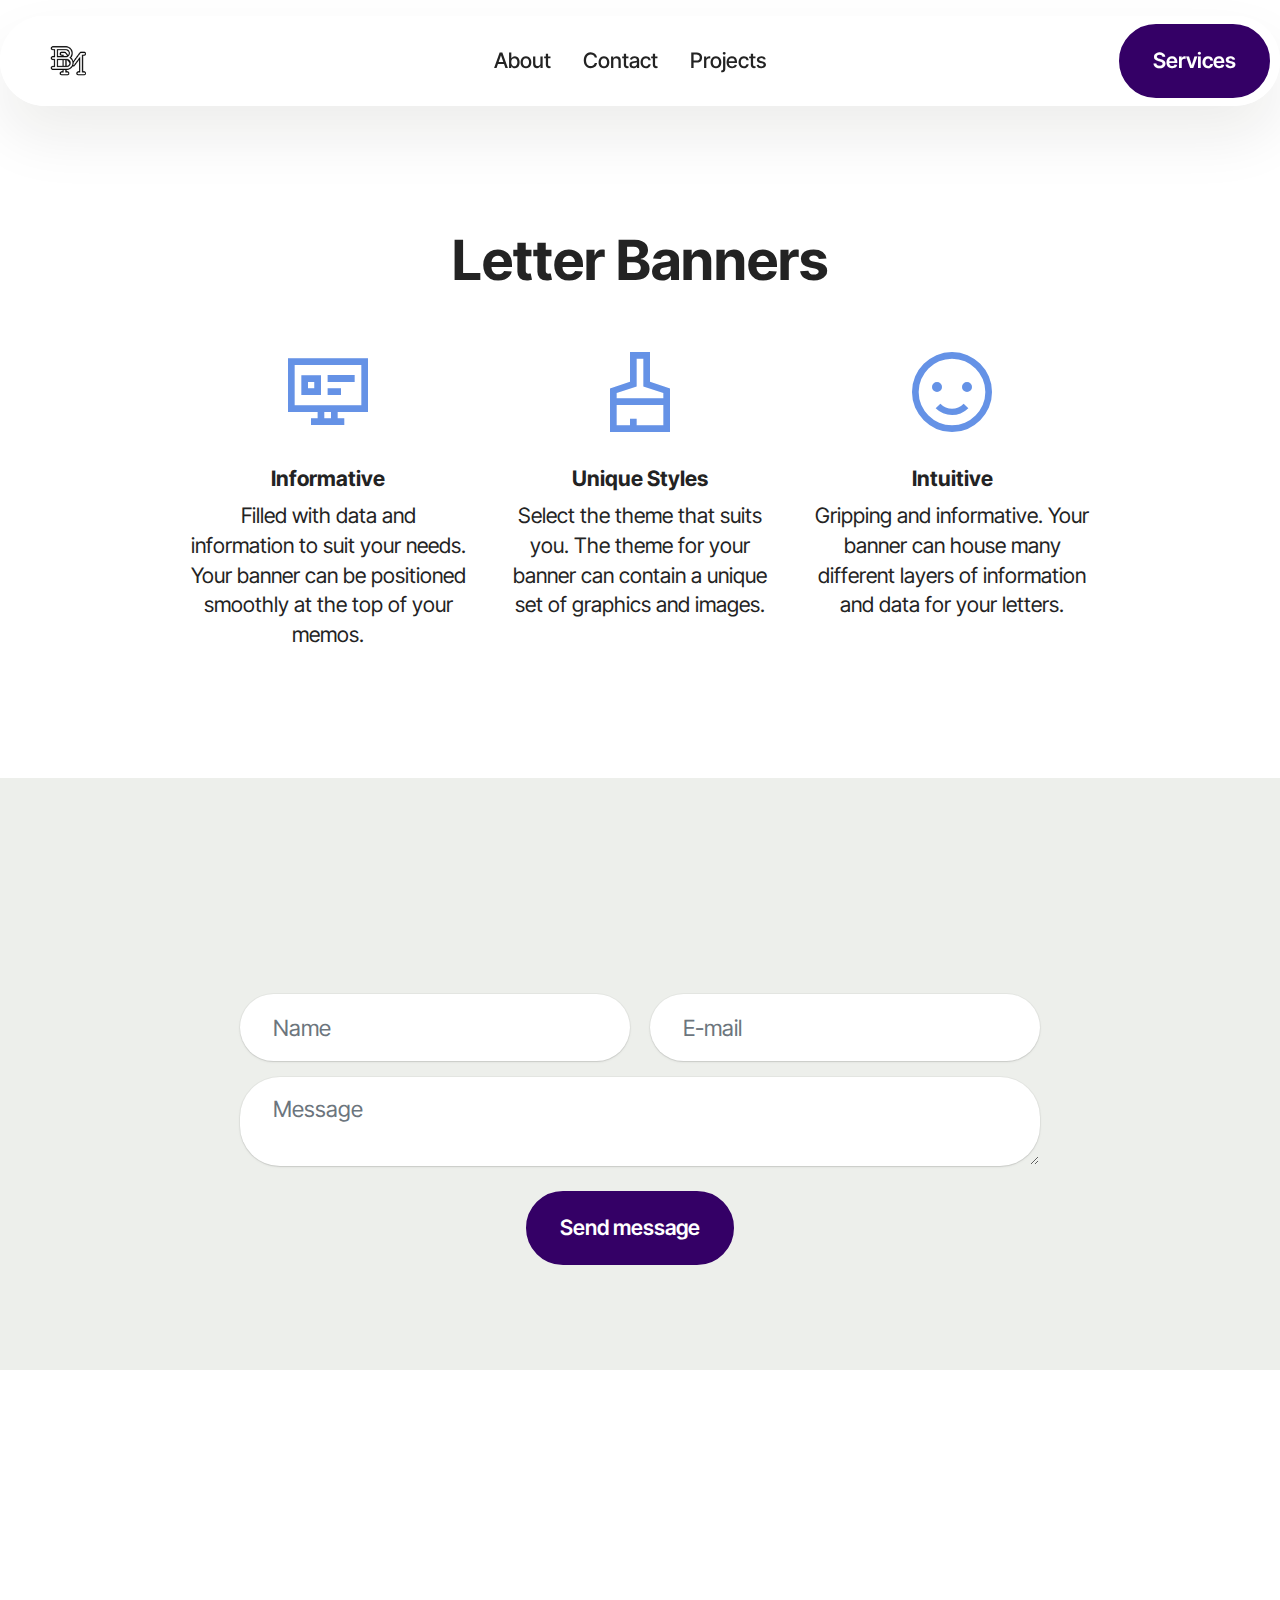
<file: store-banners.html>
<!DOCTYPE html>
<html  >
<head>
  <!-- Site made with Mobirise Website Builder v6.0.1, https://mobirise.com -->
  <meta charset="UTF-8">
  <meta http-equiv="X-UA-Compatible" content="IE=edge">
  <meta name="generator" content="Mobirise v6.0.1, mobirise.com">
  <meta name="viewport" content="width=device-width, initial-scale=1, minimum-scale=1">
  <link rel="shortcut icon" href="assets/images/6-removebg-preview.png-1-96x96.png" type="image/x-icon">
  <meta name="description" content="">
  
  
  <title>Letter Banners</title>
  <link rel="stylesheet" href="assets/web/assets/mobirise-icons2/mobirise2.css">
  <link rel="stylesheet" href="assets/bootstrap/css/bootstrap.min.css">
  <link rel="stylesheet" href="assets/bootstrap/css/bootstrap-grid.min.css">
  <link rel="stylesheet" href="assets/bootstrap/css/bootstrap-reboot.min.css">
  <link rel="stylesheet" href="assets/animatecss/animate.css">
  <link rel="stylesheet" href="assets/dropdown/css/style.css">
  <link rel="stylesheet" href="assets/socicon/css/styles.css">
  <link rel="stylesheet" href="assets/theme/css/style.css">
  <link rel="preload" href="https://fonts.googleapis.com/css?family=Material+Symbols+Outlined:100,200,300,400,500,600,700&display=swap" as="style" onload="this.onload=null;this.rel='stylesheet'">
  <noscript><link rel="stylesheet" href="https://fonts.googleapis.com/css?family=Material+Symbols+Outlined:100,200,300,400,500,600,700&display=swap"></noscript>
  <link rel="preload" href="https://fonts.googleapis.com/css?family=Inter+Tight:100,200,300,400,500,600,700,800,900,100i,200i,300i,400i,500i,600i,700i,800i,900i&display=swap" as="style" onload="this.onload=null;this.rel='stylesheet'">
  <noscript><link rel="stylesheet" href="https://fonts.googleapis.com/css?family=Inter+Tight:100,200,300,400,500,600,700,800,900,100i,200i,300i,400i,500i,600i,700i,800i,900i&display=swap"></noscript>
  <link rel="preload" as="style" href="assets/mobirise/css/mbr-additional.css?v=2pxA9P"><link rel="stylesheet" href="assets/mobirise/css/mbr-additional.css?v=2pxA9P" type="text/css">

  
  
  
</head>
<body>
  
  <section data-bs-version="5.1" class="menu menu2 cid-tJS6tZXiPa" once="menu" id="menu02-21">
	

	<nav class="navbar navbar-dropdown navbar-fixed-top navbar-expand-lg">
		<div class="container">
			<div class="navbar-brand">
				<span class="navbar-logo">
					
						<a href="index.html"><img src="assets/images/6-removebg-preview.png-1-96x96.png" alt="" style="height: 3rem;"></a>
					
				</span>
				<span class="navbar-caption-wrap"><a class="navbar-caption text-black text-primary display-4" href="index.html#header05-1"></a></span>
			</div>
			<button class="navbar-toggler" type="button" data-toggle="collapse" data-bs-toggle="collapse" data-target="#navbarSupportedContent" data-bs-target="#navbarSupportedContent" aria-controls="navbarNavAltMarkup" aria-expanded="false" aria-label="Toggle navigation">
				<div class="hamburger">
					<span></span>
					<span></span>
					<span></span>
					<span></span>
				</div>
			</button>
			<div class="collapse navbar-collapse" id="navbarSupportedContent">
				<ul class="navbar-nav nav-dropdown" data-app-modern-menu="true"><li class="nav-item">
						<a class="nav-link link text-black text-primary display-4" href="about.html">About</a>
					</li>
					
					<li class="nav-item">
						<a class="nav-link link text-black text-primary display-4" href="contact.html">Contact</a>
					</li><li class="nav-item"><a class="nav-link link text-black text-primary display-4" href="projects.html">Projects</a></li></ul>
				
				<div class="navbar-buttons mbr-section-btn"><a class="btn btn-primary display-4" href="store.html">Services</a></div>
			</div>
		</div>
	</nav>
</section>

<section data-bs-version="5.1" class="features25 cid-uDQF7v5Spp" id="features1-23">
    

    
    
    <div class="container">
        <div class="row mb-5">
            <div class="col-12">
                <h3 class="mbr-section-title mbr-fonts-style align-center mb-2 display-2">
                    <strong><br></strong><br><strong>Letter Banners</strong></h3>
                
            </div>
        </div>
        <div class="row">
            
            <div class="item features-without-image mb-5 col-12 col-md-3 active">
                <div class="item-wrapper align-center">
                    <div class="iconfont-wrapper">
                        <span class="mbr-iconfont mobi-mbri-sites mobi-mbri"></span>
                    </div>
                    <h5 class="card-title mbr-fonts-style display-7"><strong>Informative</strong></h5>
                    <p class="card-text mbr-fonts-style mb-0 display-7">Filled with data and information to suit your needs. Your banner can be positioned smoothly at the top of your memos.</p>
                </div>
            </div>
            <div class="item features-without-image mb-5 col-12 col-md-3">
                <div class="item-wrapper align-center">
                    <div class="card-box">
                        <div class="iconfont-wrapper">
                            <span class="mbr-iconfont mobi-mbri-website-theme-2 mobi-mbri"></span>
                        </div>
                        <h5 class="card-title mbr-fonts-style display-7"><strong>Unique Styles</strong></h5>
                        <p class="card-text mbr-fonts-style mb-0 display-7">Select the theme that suits you. The theme for your banner can contain a unique set of graphics and images.</p>
                    </div>
                </div>
            </div><div class="item features-without-image mb-5 col-12 col-md-3">
                <div class="item-wrapper align-center">
                    <div class="iconfont-wrapper">
                        <span class="mbr-iconfont mobi-mbri-smile-face mobi-mbri"></span>
                    </div>
                    <h5 class="card-title mbr-fonts-style display-7"><strong>Intuitive</strong></h5>
                    <p class="card-text mbr-fonts-style mb-0 display-7">Gripping and informative. Your banner can house many different layers of information and data for your letters.</p>
                </div>
            </div>
        </div>
    </div>
</section>

<section data-bs-version="5.1" class="form5 cid-uDQF94heHh" id="form02-24">
    
    
    <div class="container">
        <div class="row justify-content-center">
            <div class="col-12 content-head">
                <div class="mbr-section-head mb-5">
                    <h3 class="mbr-section-title mbr-fonts-style align-center mb-0 display-2">
                        <strong>Contact us</strong></h3>
                    
                </div>
            </div>
        </div>
        <div class="row justify-content-center">
            <div class="col-lg-8 mx-auto mbr-form" data-form-type="formoid">
                <form action="https://mobirise.eu/" method="POST" class="mbr-form form-with-styler" data-form-title="Form Name"><input type="hidden" name="email" data-form-email="true" value="l3uL7anHzZWYEUtQOjFc/vY8v+m1IKuvdgpRIlKXY8q49V9AwBr1KgWeouumEanPtEYe6zAPb7LjePb+HaX0KfzQP2CmbV/Ko+Xfjadq6IKX0aampYNTwoYV8pqVB4M4">
                    <div class="row">
                        <div hidden="hidden" data-form-alert="" class="alert alert-success col-12">Thanks, we should get back to you soon.</div>
                        <div hidden="hidden" data-form-alert-danger="" class="alert alert-danger col-12">
                            Oops...! some problem!
                        </div>
                    </div>
                    <div class="dragArea row">
                        <div class="col-md col-sm-12 form-group mb-3" data-for="name">
                            <input type="text" name="name" placeholder="Name" data-form-field="name" class="form-control" value="" id="name-form02-24">
                        </div>
                        <div class="col-md col-sm-12 form-group mb-3" data-for="email">
                            <input type="email" name="email" placeholder="E-mail" data-form-field="email" class="form-control" value="" id="email-form02-24">
                        </div>
                        
                        <div class="col-12 form-group mb-3" data-for="textarea">
                            <textarea name="textarea" placeholder="Message" data-form-field="textarea" class="form-control" id="textarea-form02-24"></textarea>
                        </div>
                        <div class="col-lg-12 col-md-12 col-sm-12 align-center mbr-section-btn">
                            <button type="submit" class="btn btn-primary display-7">Send message</button>
                        </div>
                    </div>
                </form>
            </div>
        </div>
    </div>
</section>

<section data-bs-version="5.1" class="footer5 cid-uDW20K5y8O" once="footers" id="footer5-2o">

    

    

    <div class="container">
        <div class="media-container-row">
            <div class="col-md-2 col-6">
                <div class="media-wrap">
                    <a href="index.html">
                        <img src="assets/images/6-removebg-preview.png-429x429.png" alt="">
                    </a>
                </div>
            </div>
            <div class="col-10 col-6">
                <p class="mbr-text align-right links mbr-fonts-style display-7"><a href="about.html" class="text-black">About</a>&nbsp; &nbsp; &nbsp; &nbsp;<a href="contact.html" class="text-black">Contact</a>&nbsp; &nbsp; &nbsp; &nbsp;<a href="projects.html" class="text-black">Projects</a>&nbsp; &nbsp; &nbsp; &nbsp;<a href="store.html" class="text-black">Services</a></p>
            </div>
        </div>
        <!-- <div class="media-container-row">
            <div class="col-md-12"> -->
        <div class="footer-lower">
            <div class="media-container-row">
                <div class="col-md-12">
                    <hr>
                </div>
            </div>
            <div class="media-container-row">
                <div class="col-md-6 copyright">
                    <p class="mbr-text mbr-fonts-style display-7">
                        © Copyright 2025 Ben Maskell - All Rights Reserved
                    </p>
                </div>
                <div class="col-md-6">
                    
                </div>
            </div>
            <!-- </div>
            </div> -->
        </div>

    </div>
</section><section class="display-7" style="padding: 0;align-items: center;justify-content: center;flex-wrap: wrap;    align-content: center;display: flex;position: relative;height: 4rem;"><a href="https://mobiri.se/" style="flex: 1 1;height: 4rem;position: absolute;width: 100%;z-index: 1;"><img alt="" style="height: 4rem;" src="[data-uri]"></a><p style="margin: 0;text-align: center;" class="display-7">&#8204;</p><a style="z-index:1" href="https://mobirise.com/offline-website-builder.html">Offline Website Software</a></section><script src="assets/bootstrap/js/bootstrap.bundle.min.js"></script>  <script src="assets/smoothscroll/smooth-scroll.js"></script>  <script src="assets/ytplayer/index.js"></script>  <script src="assets/dropdown/js/navbar-dropdown.js"></script>  <script src="assets/theme/js/script.js"></script>  <script src="assets/formoid/formoid.min.js"></script>  
  
  
  <input name="animation" type="hidden">
  </body>
</html>
</file>
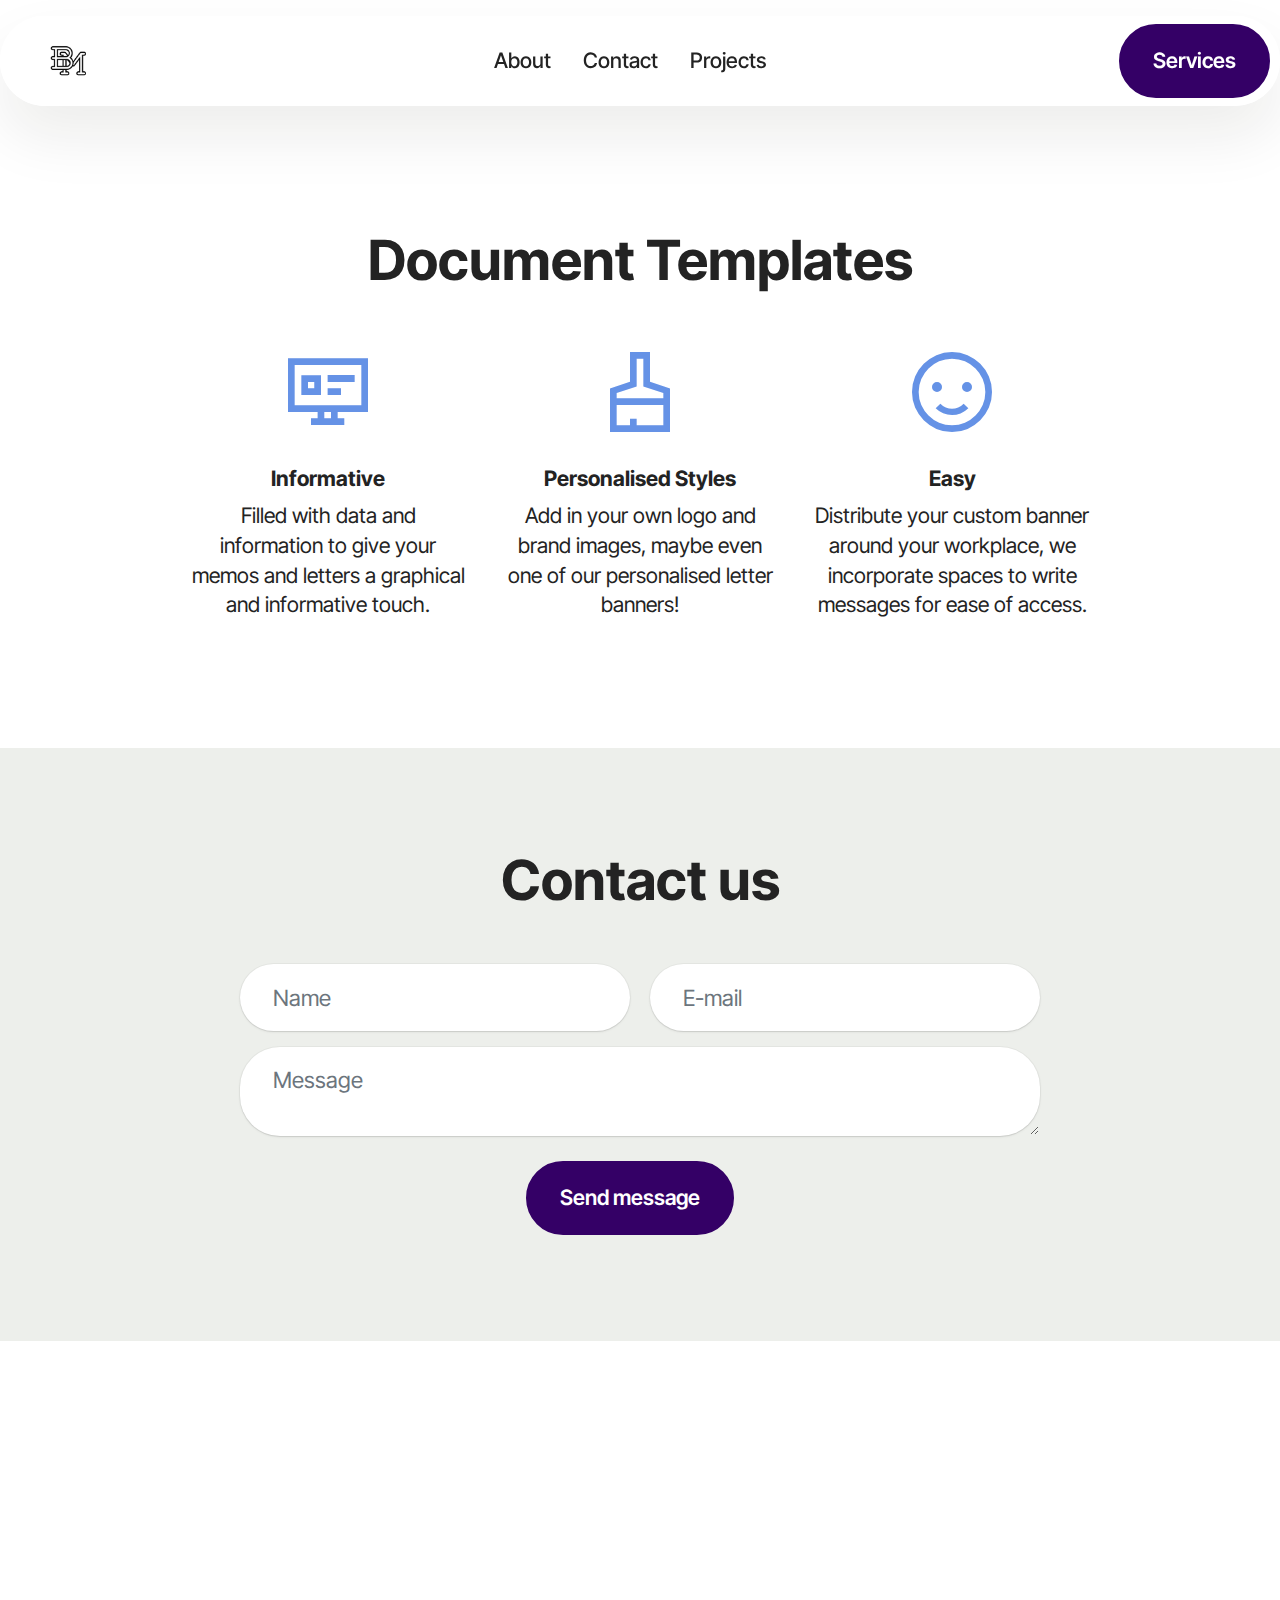
<file: store-doctemps.html>
<!DOCTYPE html>
<html  >
<head>
  <!-- Site made with Mobirise Website Builder v6.0.1, https://mobirise.com -->
  <meta charset="UTF-8">
  <meta http-equiv="X-UA-Compatible" content="IE=edge">
  <meta name="generator" content="Mobirise v6.0.1, mobirise.com">
  <meta name="viewport" content="width=device-width, initial-scale=1, minimum-scale=1">
  <link rel="shortcut icon" href="assets/images/6-removebg-preview.png-1-96x96.png" type="image/x-icon">
  <meta name="description" content="">
  
  
  <title>Document Templates</title>
  <link rel="stylesheet" href="assets/web/assets/mobirise-icons2/mobirise2.css">
  <link rel="stylesheet" href="assets/bootstrap/css/bootstrap.min.css">
  <link rel="stylesheet" href="assets/bootstrap/css/bootstrap-grid.min.css">
  <link rel="stylesheet" href="assets/bootstrap/css/bootstrap-reboot.min.css">
  <link rel="stylesheet" href="assets/animatecss/animate.css">
  <link rel="stylesheet" href="assets/dropdown/css/style.css">
  <link rel="stylesheet" href="assets/socicon/css/styles.css">
  <link rel="stylesheet" href="assets/theme/css/style.css">
  <link rel="preload" href="https://fonts.googleapis.com/css?family=Material+Symbols+Outlined:100,200,300,400,500,600,700&display=swap" as="style" onload="this.onload=null;this.rel='stylesheet'">
  <noscript><link rel="stylesheet" href="https://fonts.googleapis.com/css?family=Material+Symbols+Outlined:100,200,300,400,500,600,700&display=swap"></noscript>
  <link rel="preload" href="https://fonts.googleapis.com/css?family=Inter+Tight:100,200,300,400,500,600,700,800,900,100i,200i,300i,400i,500i,600i,700i,800i,900i&display=swap" as="style" onload="this.onload=null;this.rel='stylesheet'">
  <noscript><link rel="stylesheet" href="https://fonts.googleapis.com/css?family=Inter+Tight:100,200,300,400,500,600,700,800,900,100i,200i,300i,400i,500i,600i,700i,800i,900i&display=swap"></noscript>
  <link rel="preload" as="style" href="assets/mobirise/css/mbr-additional.css?v=Tv6nnR"><link rel="stylesheet" href="assets/mobirise/css/mbr-additional.css?v=Tv6nnR" type="text/css">

  
  
  
</head>
<body>
  
  <section data-bs-version="5.1" class="menu menu2 cid-tJS6tZXiPa" once="menu" id="menu02-1x">
	

	<nav class="navbar navbar-dropdown navbar-fixed-top navbar-expand-lg">
		<div class="container">
			<div class="navbar-brand">
				<span class="navbar-logo">
					
						<a href="index.html"><img src="assets/images/6-removebg-preview.png-1-96x96.png" alt="" style="height: 3rem;"></a>
					
				</span>
				<span class="navbar-caption-wrap"><a class="navbar-caption text-black text-primary display-4" href="index.html#header05-1"></a></span>
			</div>
			<button class="navbar-toggler" type="button" data-toggle="collapse" data-bs-toggle="collapse" data-target="#navbarSupportedContent" data-bs-target="#navbarSupportedContent" aria-controls="navbarNavAltMarkup" aria-expanded="false" aria-label="Toggle navigation">
				<div class="hamburger">
					<span></span>
					<span></span>
					<span></span>
					<span></span>
				</div>
			</button>
			<div class="collapse navbar-collapse" id="navbarSupportedContent">
				<ul class="navbar-nav nav-dropdown" data-app-modern-menu="true"><li class="nav-item">
						<a class="nav-link link text-black text-primary display-4" href="about.html">About</a>
					</li>
					
					<li class="nav-item">
						<a class="nav-link link text-black text-primary display-4" href="contact.html">Contact</a>
					</li><li class="nav-item"><a class="nav-link link text-black text-primary display-4" href="projects.html">Projects</a></li></ul>
				
				<div class="navbar-buttons mbr-section-btn"><a class="btn btn-primary display-4" href="store.html">Services</a></div>
			</div>
		</div>
	</nav>
</section>

<section data-bs-version="5.1" class="features25 cid-uDQIFiZIlJ" id="features1-27">
    

    
    
    <div class="container">
        <div class="row mb-5">
            <div class="col-12">
                <h3 class="mbr-section-title mbr-fonts-style align-center mb-2 display-2">
                    <strong><br></strong><br><strong>Document Templates</strong></h3>
                
            </div>
        </div>
        <div class="row">
            
            <div class="item features-without-image mb-5 col-12 col-md-3 active">
                <div class="item-wrapper align-center">
                    <div class="iconfont-wrapper">
                        <span class="mbr-iconfont mobi-mbri-sites mobi-mbri"></span>
                    </div>
                    <h5 class="card-title mbr-fonts-style display-7"><strong>Informative</strong></h5>
                    <p class="card-text mbr-fonts-style mb-0 display-7">Filled with data and information to give your memos and letters a graphical and informative touch.</p>
                </div>
            </div>
            <div class="item features-without-image mb-5 col-12 col-md-3">
                <div class="item-wrapper align-center">
                    <div class="card-box">
                        <div class="iconfont-wrapper">
                            <span class="mbr-iconfont mobi-mbri-website-theme-2 mobi-mbri"></span>
                        </div>
                        <h5 class="card-title mbr-fonts-style display-7"><strong>Personalised Styles</strong></h5>
                        <p class="card-text mbr-fonts-style mb-0 display-7">Add in your own logo and brand images, maybe even one of our personalised letter banners!</p>
                    </div>
                </div>
            </div><div class="item features-without-image mb-5 col-12 col-md-3">
                <div class="item-wrapper align-center">
                    <div class="iconfont-wrapper">
                        <span class="mbr-iconfont mobi-mbri-smile-face mobi-mbri"></span>
                    </div>
                    <h5 class="card-title mbr-fonts-style display-7"><strong>Easy</strong></h5>
                    <p class="card-text mbr-fonts-style mb-0 display-7">Distribute your custom banner around your workplace, we incorporate spaces to write messages for ease of access.</p>
                </div>
            </div>
        </div>
    </div>
</section>

<section data-bs-version="5.1" class="form5 cid-uDQIFFaRT6" id="form02-28">
    
    
    <div class="container">
        <div class="row justify-content-center">
            <div class="col-12 content-head">
                <div class="mbr-section-head mb-5">
                    <h3 class="mbr-section-title mbr-fonts-style align-center mb-0 display-2">
                        <strong>Contact us</strong></h3>
                    
                </div>
            </div>
        </div>
        <div class="row justify-content-center">
            <div class="col-lg-8 mx-auto mbr-form" data-form-type="formoid">
                <form action="https://mobirise.eu/" method="POST" class="mbr-form form-with-styler" data-form-title="Form Name"><input type="hidden" name="email" data-form-email="true" value="lDCCJX95mSrvepS8NpN3gYpRXaZA2C0HV6Ml+H8lWqRjy72/xH/XhgFblrvHLugWRnnmxATN7MLrwGCMF4yfZY0hxPxAMefi5IODHSGIsLfDXPwBsUC8/aQykQL/YCp2">
                    <div class="row">
                        <div hidden="hidden" data-form-alert="" class="alert alert-success col-12">Thanks, we should get back to you soon.</div>
                        <div hidden="hidden" data-form-alert-danger="" class="alert alert-danger col-12">
                            Oops...! some problem!
                        </div>
                    </div>
                    <div class="dragArea row">
                        <div class="col-md col-sm-12 form-group mb-3" data-for="name">
                            <input type="text" name="name" placeholder="Name" data-form-field="name" class="form-control" value="" id="name-form02-28">
                        </div>
                        <div class="col-md col-sm-12 form-group mb-3" data-for="email">
                            <input type="email" name="email" placeholder="E-mail" data-form-field="email" class="form-control" value="" id="email-form02-28">
                        </div>
                        
                        <div class="col-12 form-group mb-3" data-for="textarea">
                            <textarea name="textarea" placeholder="Message" data-form-field="textarea" class="form-control" id="textarea-form02-28"></textarea>
                        </div>
                        <div class="col-lg-12 col-md-12 col-sm-12 align-center mbr-section-btn">
                            <button type="submit" class="btn btn-primary display-7">Send message</button>
                        </div>
                    </div>
                </form>
            </div>
        </div>
    </div>
</section>

<section data-bs-version="5.1" class="footer5 cid-uDW20K5y8O" once="footers" id="footer5-2o">

    

    

    <div class="container">
        <div class="media-container-row">
            <div class="col-md-2 col-6">
                <div class="media-wrap">
                    <a href="index.html">
                        <img src="assets/images/6-removebg-preview.png-429x429.png" alt="">
                    </a>
                </div>
            </div>
            <div class="col-10 col-6">
                <p class="mbr-text align-right links mbr-fonts-style display-7"><a href="about.html" class="text-black">About</a>&nbsp; &nbsp; &nbsp; &nbsp;<a href="contact.html" class="text-black">Contact</a>&nbsp; &nbsp; &nbsp; &nbsp;<a href="projects.html" class="text-black">Projects</a>&nbsp; &nbsp; &nbsp; &nbsp;<a href="store.html" class="text-black">Services</a></p>
            </div>
        </div>
        <!-- <div class="media-container-row">
            <div class="col-md-12"> -->
        <div class="footer-lower">
            <div class="media-container-row">
                <div class="col-md-12">
                    <hr>
                </div>
            </div>
            <div class="media-container-row">
                <div class="col-md-6 copyright">
                    <p class="mbr-text mbr-fonts-style display-7">
                        © Copyright 2025 Ben Maskell - All Rights Reserved
                    </p>
                </div>
                <div class="col-md-6">
                    
                </div>
            </div>
            <!-- </div>
            </div> -->
        </div>

    </div>
</section><section class="display-7" style="padding: 0;align-items: center;justify-content: center;flex-wrap: wrap;    align-content: center;display: flex;position: relative;height: 4rem;"><a href="https://mobiri.se/" style="flex: 1 1;height: 4rem;position: absolute;width: 100%;z-index: 1;"><img alt="" style="height: 4rem;" src="[data-uri]"></a><p style="margin: 0;text-align: center;" class="display-7">&#8204;</p><a style="z-index:1" href="https://mobirise.com/builder/ai-website-generator.html">AI Website Generator</a></section><script src="assets/bootstrap/js/bootstrap.bundle.min.js"></script>  <script src="assets/smoothscroll/smooth-scroll.js"></script>  <script src="assets/ytplayer/index.js"></script>  <script src="assets/dropdown/js/navbar-dropdown.js"></script>  <script src="assets/theme/js/script.js"></script>  <script src="assets/formoid/formoid.min.js"></script>  
  
  
  <input name="animation" type="hidden">
  </body>
</html>
</file>
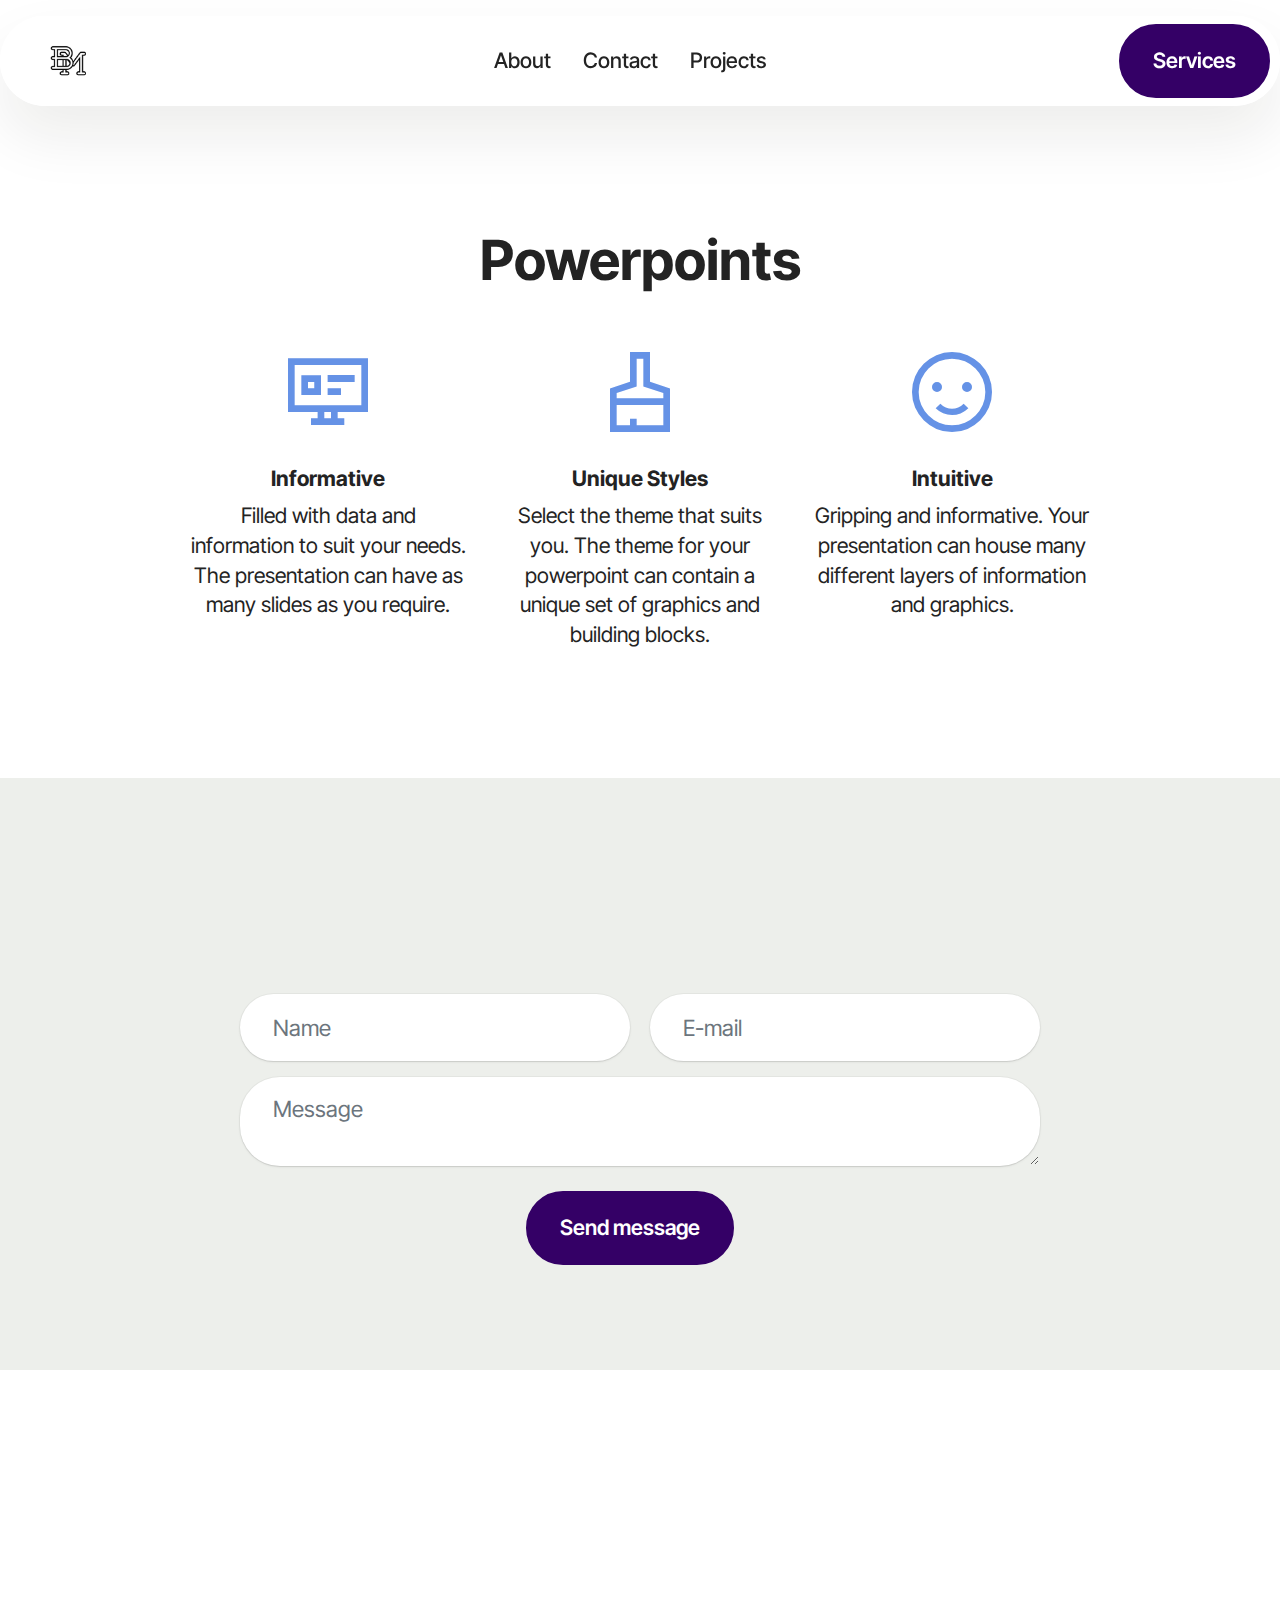
<file: store-powerpoints.html>
<!DOCTYPE html>
<html  >
<head>
  <!-- Site made with Mobirise Website Builder v6.0.1, https://mobirise.com -->
  <meta charset="UTF-8">
  <meta http-equiv="X-UA-Compatible" content="IE=edge">
  <meta name="generator" content="Mobirise v6.0.1, mobirise.com">
  <meta name="viewport" content="width=device-width, initial-scale=1, minimum-scale=1">
  <link rel="shortcut icon" href="assets/images/6-removebg-preview.png-1-96x96.png" type="image/x-icon">
  <meta name="description" content="">
  
  
  <title>Powerpoints</title>
  <link rel="stylesheet" href="assets/web/assets/mobirise-icons2/mobirise2.css">
  <link rel="stylesheet" href="assets/bootstrap/css/bootstrap.min.css">
  <link rel="stylesheet" href="assets/bootstrap/css/bootstrap-grid.min.css">
  <link rel="stylesheet" href="assets/bootstrap/css/bootstrap-reboot.min.css">
  <link rel="stylesheet" href="assets/animatecss/animate.css">
  <link rel="stylesheet" href="assets/dropdown/css/style.css">
  <link rel="stylesheet" href="assets/socicon/css/styles.css">
  <link rel="stylesheet" href="assets/theme/css/style.css">
  <link rel="preload" href="https://fonts.googleapis.com/css?family=Material+Symbols+Outlined:100,200,300,400,500,600,700&display=swap" as="style" onload="this.onload=null;this.rel='stylesheet'">
  <noscript><link rel="stylesheet" href="https://fonts.googleapis.com/css?family=Material+Symbols+Outlined:100,200,300,400,500,600,700&display=swap"></noscript>
  <link rel="preload" href="https://fonts.googleapis.com/css?family=Inter+Tight:100,200,300,400,500,600,700,800,900,100i,200i,300i,400i,500i,600i,700i,800i,900i&display=swap" as="style" onload="this.onload=null;this.rel='stylesheet'">
  <noscript><link rel="stylesheet" href="https://fonts.googleapis.com/css?family=Inter+Tight:100,200,300,400,500,600,700,800,900,100i,200i,300i,400i,500i,600i,700i,800i,900i&display=swap"></noscript>
  <link rel="preload" as="style" href="assets/mobirise/css/mbr-additional.css?v=saOzLA"><link rel="stylesheet" href="assets/mobirise/css/mbr-additional.css?v=saOzLA" type="text/css">

  
  
  
</head>
<body>
  
  <section data-bs-version="5.1" class="menu menu2 cid-tJS6tZXiPa" once="menu" id="menu02-1q">
	

	<nav class="navbar navbar-dropdown navbar-fixed-top navbar-expand-lg">
		<div class="container">
			<div class="navbar-brand">
				<span class="navbar-logo">
					
						<a href="index.html"><img src="assets/images/6-removebg-preview.png-1-96x96.png" alt="" style="height: 3rem;"></a>
					
				</span>
				<span class="navbar-caption-wrap"><a class="navbar-caption text-black text-primary display-4" href="index.html#header05-1"></a></span>
			</div>
			<button class="navbar-toggler" type="button" data-toggle="collapse" data-bs-toggle="collapse" data-target="#navbarSupportedContent" data-bs-target="#navbarSupportedContent" aria-controls="navbarNavAltMarkup" aria-expanded="false" aria-label="Toggle navigation">
				<div class="hamburger">
					<span></span>
					<span></span>
					<span></span>
					<span></span>
				</div>
			</button>
			<div class="collapse navbar-collapse" id="navbarSupportedContent">
				<ul class="navbar-nav nav-dropdown" data-app-modern-menu="true"><li class="nav-item">
						<a class="nav-link link text-black text-primary display-4" href="about.html">About</a>
					</li>
					
					<li class="nav-item">
						<a class="nav-link link text-black text-primary display-4" href="contact.html">Contact</a>
					</li><li class="nav-item"><a class="nav-link link text-black text-primary display-4" href="projects.html">Projects</a></li></ul>
				
				<div class="navbar-buttons mbr-section-btn"><a class="btn btn-primary display-4" href="store.html">Services</a></div>
			</div>
		</div>
	</nav>
</section>

<section data-bs-version="5.1" class="features25 cid-uDQpNUxBBt" id="features1-1s">
    

    
    
    <div class="container">
        <div class="row mb-5">
            <div class="col-12">
                <h3 class="mbr-section-title mbr-fonts-style align-center mb-2 display-2">
                    <strong><br></strong><br><strong>Powerpoints</strong></h3>
                
            </div>
        </div>
        <div class="row">
            
            <div class="item features-without-image mb-5 col-12 col-md-3 active">
                <div class="item-wrapper align-center">
                    <div class="iconfont-wrapper">
                        <span class="mbr-iconfont mobi-mbri-sites mobi-mbri"></span>
                    </div>
                    <h5 class="card-title mbr-fonts-style display-7"><strong>Informative</strong></h5>
                    <p class="card-text mbr-fonts-style mb-0 display-7">Filled with data and information to suit your needs. The presentation can have as many slides as you require.</p>
                </div>
            </div>
            <div class="item features-without-image mb-5 col-12 col-md-3">
                <div class="item-wrapper align-center">
                    <div class="card-box">
                        <div class="iconfont-wrapper">
                            <span class="mbr-iconfont mobi-mbri-website-theme-2 mobi-mbri"></span>
                        </div>
                        <h5 class="card-title mbr-fonts-style display-7"><strong>Unique Styles</strong></h5>
                        <p class="card-text mbr-fonts-style mb-0 display-7">Select the theme that suits you. The theme for your powerpoint can contain a unique set of graphics and building blocks.</p>
                    </div>
                </div>
            </div><div class="item features-without-image mb-5 col-12 col-md-3">
                <div class="item-wrapper align-center">
                    <div class="iconfont-wrapper">
                        <span class="mbr-iconfont mobi-mbri-smile-face mobi-mbri"></span>
                    </div>
                    <h5 class="card-title mbr-fonts-style display-7"><strong>Intuitive</strong></h5>
                    <p class="card-text mbr-fonts-style mb-0 display-7">Gripping and informative. Your presentation can house many different layers of information and graphics.</p>
                </div>
            </div>
        </div>
    </div>
</section>

<section data-bs-version="5.1" class="form5 cid-uDQvn31Lxx" id="form02-1t">
    
    
    <div class="container">
        <div class="row justify-content-center">
            <div class="col-12 content-head">
                <div class="mbr-section-head mb-5">
                    <h3 class="mbr-section-title mbr-fonts-style align-center mb-0 display-2">
                        <strong>Contact us</strong></h3>
                    
                </div>
            </div>
        </div>
        <div class="row justify-content-center">
            <div class="col-lg-8 mx-auto mbr-form" data-form-type="formoid">
                <form action="https://mobirise.eu/" method="POST" class="mbr-form form-with-styler" data-form-title="Form Name"><input type="hidden" name="email" data-form-email="true" value="cvi+bo6KzTxmzvhtegEoovKJg9zF7ddnq0FzrrYRViXAvtnJaJR0awWB7mmH+SrTn9R7n4jhMzi/gBQ9vSSHsyI/rqqiAk6UYxM2tn5dTe6DTkfbioKUPAkW0a8mOkmk">
                    <div class="row">
                        <div hidden="hidden" data-form-alert="" class="alert alert-success col-12">Thanks, we should get back to you soon.</div>
                        <div hidden="hidden" data-form-alert-danger="" class="alert alert-danger col-12">
                            Oops...! some problem!
                        </div>
                    </div>
                    <div class="dragArea row">
                        <div class="col-md col-sm-12 form-group mb-3" data-for="name">
                            <input type="text" name="name" placeholder="Name" data-form-field="name" class="form-control" value="" id="name-form02-1t">
                        </div>
                        <div class="col-md col-sm-12 form-group mb-3" data-for="email">
                            <input type="email" name="email" placeholder="E-mail" data-form-field="email" class="form-control" value="" id="email-form02-1t">
                        </div>
                        
                        <div class="col-12 form-group mb-3" data-for="textarea">
                            <textarea name="textarea" placeholder="Message" data-form-field="textarea" class="form-control" id="textarea-form02-1t"></textarea>
                        </div>
                        <div class="col-lg-12 col-md-12 col-sm-12 align-center mbr-section-btn">
                            <button type="submit" class="btn btn-primary display-7">Send message</button>
                        </div>
                    </div>
                </form>
            </div>
        </div>
    </div>
</section>

<section data-bs-version="5.1" class="footer5 cid-uDW20K5y8O" once="footers" id="footer5-2o">

    

    

    <div class="container">
        <div class="media-container-row">
            <div class="col-md-2 col-6">
                <div class="media-wrap">
                    <a href="index.html">
                        <img src="assets/images/6-removebg-preview.png-429x429.png" alt="">
                    </a>
                </div>
            </div>
            <div class="col-10 col-6">
                <p class="mbr-text align-right links mbr-fonts-style display-7"><a href="about.html" class="text-black">About</a>&nbsp; &nbsp; &nbsp; &nbsp;<a href="contact.html" class="text-black">Contact</a>&nbsp; &nbsp; &nbsp; &nbsp;<a href="projects.html" class="text-black">Projects</a>&nbsp; &nbsp; &nbsp; &nbsp;<a href="store.html" class="text-black">Services</a></p>
            </div>
        </div>
        <!-- <div class="media-container-row">
            <div class="col-md-12"> -->
        <div class="footer-lower">
            <div class="media-container-row">
                <div class="col-md-12">
                    <hr>
                </div>
            </div>
            <div class="media-container-row">
                <div class="col-md-6 copyright">
                    <p class="mbr-text mbr-fonts-style display-7">
                        © Copyright 2025 Ben Maskell - All Rights Reserved
                    </p>
                </div>
                <div class="col-md-6">
                    
                </div>
            </div>
            <!-- </div>
            </div> -->
        </div>

    </div>
</section><section class="display-7" style="padding: 0;align-items: center;justify-content: center;flex-wrap: wrap;    align-content: center;display: flex;position: relative;height: 4rem;"><a href="https://mobiri.se/" style="flex: 1 1;height: 4rem;position: absolute;width: 100%;z-index: 1;"><img alt="" style="height: 4rem;" src="[data-uri]"></a><p style="margin: 0;text-align: center;" class="display-7">&#8204;</p><a style="z-index:1" href="https://mobirise.com/builder/ai-website-builder.html">AI Website Software</a></section><script src="assets/bootstrap/js/bootstrap.bundle.min.js"></script>  <script src="assets/smoothscroll/smooth-scroll.js"></script>  <script src="assets/ytplayer/index.js"></script>  <script src="assets/dropdown/js/navbar-dropdown.js"></script>  <script src="assets/theme/js/script.js"></script>  <script src="assets/formoid/formoid.min.js"></script>  
  
  
  <input name="animation" type="hidden">
  </body>
</html>
</file>
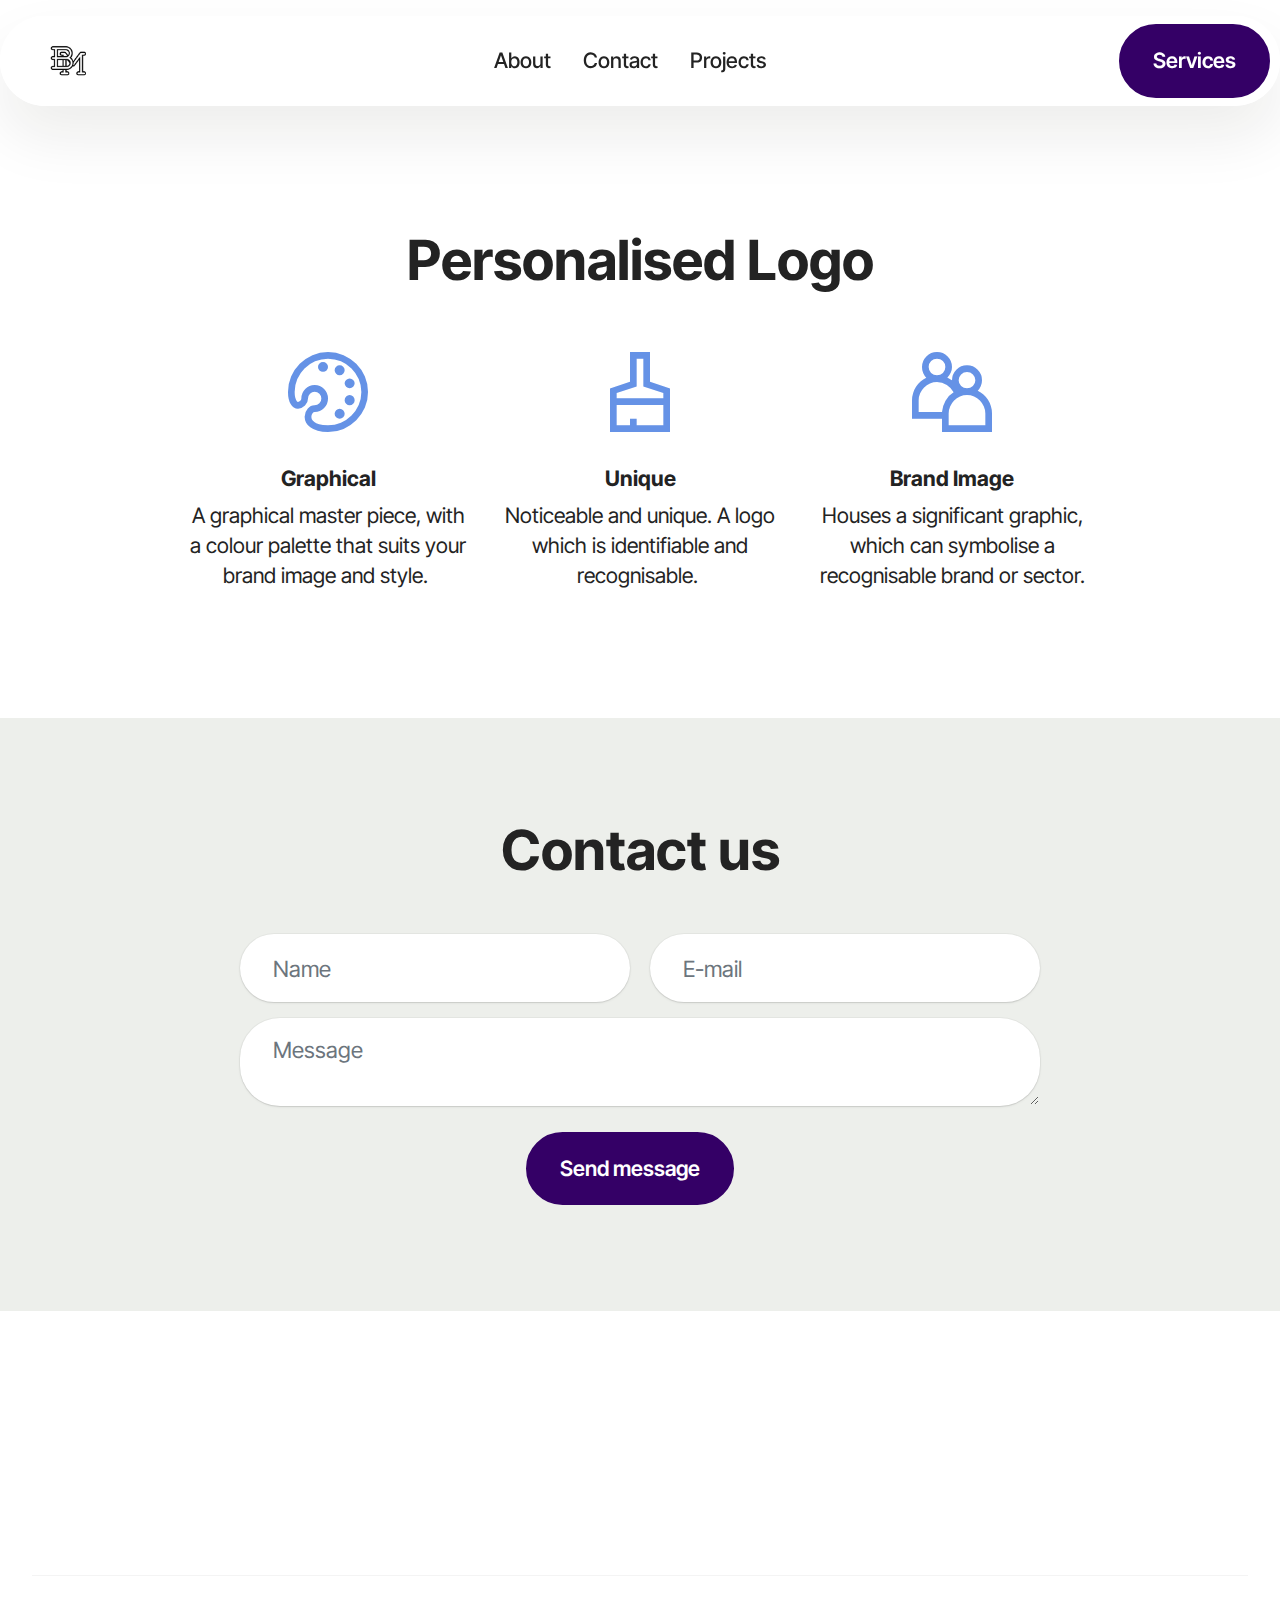
<file: store-prlogo.html>
<!DOCTYPE html>
<html  >
<head>
  <!-- Site made with Mobirise Website Builder v6.0.1, https://mobirise.com -->
  <meta charset="UTF-8">
  <meta http-equiv="X-UA-Compatible" content="IE=edge">
  <meta name="generator" content="Mobirise v6.0.1, mobirise.com">
  <meta name="viewport" content="width=device-width, initial-scale=1, minimum-scale=1">
  <link rel="shortcut icon" href="assets/images/6-removebg-preview.png-1-96x96.png" type="image/x-icon">
  <meta name="description" content="">
  
  
  <title>Personalised Logo</title>
  <link rel="stylesheet" href="assets/web/assets/mobirise-icons2/mobirise2.css">
  <link rel="stylesheet" href="assets/bootstrap/css/bootstrap.min.css">
  <link rel="stylesheet" href="assets/bootstrap/css/bootstrap-grid.min.css">
  <link rel="stylesheet" href="assets/bootstrap/css/bootstrap-reboot.min.css">
  <link rel="stylesheet" href="assets/animatecss/animate.css">
  <link rel="stylesheet" href="assets/dropdown/css/style.css">
  <link rel="stylesheet" href="assets/socicon/css/styles.css">
  <link rel="stylesheet" href="assets/theme/css/style.css">
  <link rel="preload" href="https://fonts.googleapis.com/css?family=Material+Symbols+Outlined:100,200,300,400,500,600,700&display=swap" as="style" onload="this.onload=null;this.rel='stylesheet'">
  <noscript><link rel="stylesheet" href="https://fonts.googleapis.com/css?family=Material+Symbols+Outlined:100,200,300,400,500,600,700&display=swap"></noscript>
  <link rel="preload" href="https://fonts.googleapis.com/css?family=Inter+Tight:100,200,300,400,500,600,700,800,900,100i,200i,300i,400i,500i,600i,700i,800i,900i&display=swap" as="style" onload="this.onload=null;this.rel='stylesheet'">
  <noscript><link rel="stylesheet" href="https://fonts.googleapis.com/css?family=Inter+Tight:100,200,300,400,500,600,700,800,900,100i,200i,300i,400i,500i,600i,700i,800i,900i&display=swap"></noscript>
  <link rel="preload" as="style" href="assets/mobirise/css/mbr-additional.css?v=h32cz2"><link rel="stylesheet" href="assets/mobirise/css/mbr-additional.css?v=h32cz2" type="text/css">

  
  
  
</head>
<body>
  
  <section data-bs-version="5.1" class="menu menu2 cid-tJS6tZXiPa" once="menu" id="menu02-1z">
	

	<nav class="navbar navbar-dropdown navbar-fixed-top navbar-expand-lg">
		<div class="container">
			<div class="navbar-brand">
				<span class="navbar-logo">
					
						<a href="index.html"><img src="assets/images/6-removebg-preview.png-1-96x96.png" alt="" style="height: 3rem;"></a>
					
				</span>
				<span class="navbar-caption-wrap"><a class="navbar-caption text-black text-primary display-4" href="index.html#header05-1"></a></span>
			</div>
			<button class="navbar-toggler" type="button" data-toggle="collapse" data-bs-toggle="collapse" data-target="#navbarSupportedContent" data-bs-target="#navbarSupportedContent" aria-controls="navbarNavAltMarkup" aria-expanded="false" aria-label="Toggle navigation">
				<div class="hamburger">
					<span></span>
					<span></span>
					<span></span>
					<span></span>
				</div>
			</button>
			<div class="collapse navbar-collapse" id="navbarSupportedContent">
				<ul class="navbar-nav nav-dropdown" data-app-modern-menu="true"><li class="nav-item">
						<a class="nav-link link text-black text-primary display-4" href="about.html">About</a>
					</li>
					
					<li class="nav-item">
						<a class="nav-link link text-black text-primary display-4" href="contact.html">Contact</a>
					</li><li class="nav-item"><a class="nav-link link text-black text-primary display-4" href="projects.html">Projects</a></li></ul>
				
				<div class="navbar-buttons mbr-section-btn"><a class="btn btn-primary display-4" href="store.html">Services</a></div>
			</div>
		</div>
	</nav>
</section>

<section data-bs-version="5.1" class="features25 cid-uDQFSztrOz" id="features1-25">
    

    
    
    <div class="container">
        <div class="row mb-5">
            <div class="col-12">
                <h3 class="mbr-section-title mbr-fonts-style align-center mb-2 display-2">
                    <strong><br></strong><br><strong>Personalised Logo</strong></h3>
                
            </div>
        </div>
        <div class="row">
            
            <div class="item features-without-image mb-5 col-12 col-md-3 active">
                <div class="item-wrapper align-center">
                    <div class="iconfont-wrapper">
                        <span class="mbr-iconfont mobi-mbri-change-style mobi-mbri"></span>
                    </div>
                    <h5 class="card-title mbr-fonts-style display-7"><strong>Graphical</strong></h5>
                    <p class="card-text mbr-fonts-style mb-0 display-7">A graphical master piece, with a colour palette that suits your brand image and style.&nbsp;</p>
                </div>
            </div>
            <div class="item features-without-image mb-5 col-12 col-md-3">
                <div class="item-wrapper align-center">
                    <div class="card-box">
                        <div class="iconfont-wrapper">
                            <span class="mbr-iconfont mobi-mbri-website-theme-2 mobi-mbri"></span>
                        </div>
                        <h5 class="card-title mbr-fonts-style display-7"><strong>Unique</strong></h5>
                        <p class="card-text mbr-fonts-style mb-0 display-7">Noticeable and unique. A logo which is identifiable and recognisable.&nbsp;</p>
                    </div>
                </div>
            </div><div class="item features-without-image mb-5 col-12 col-md-3">
                <div class="item-wrapper align-center">
                    <div class="iconfont-wrapper">
                        <span class="mbr-iconfont mobi-mbri-users mobi-mbri"></span>
                    </div>
                    <h5 class="card-title mbr-fonts-style display-7"><strong>Brand Image</strong></h5>
                    <p class="card-text mbr-fonts-style mb-0 display-7">Houses a significant graphic, which can symbolise a recognisable brand or sector.</p>
                </div>
            </div>
        </div>
    </div>
</section>

<section data-bs-version="5.1" class="form5 cid-uDQFTi3bM4" id="form02-26">
    
    
    <div class="container">
        <div class="row justify-content-center">
            <div class="col-12 content-head">
                <div class="mbr-section-head mb-5">
                    <h3 class="mbr-section-title mbr-fonts-style align-center mb-0 display-2">
                        <strong>Contact us</strong></h3>
                    
                </div>
            </div>
        </div>
        <div class="row justify-content-center">
            <div class="col-lg-8 mx-auto mbr-form" data-form-type="formoid">
                <form action="https://mobirise.eu/" method="POST" class="mbr-form form-with-styler" data-form-title="Form Name"><input type="hidden" name="email" data-form-email="true" value="qApqQw/ZjrgiRTYHkxiPhsltH0duN9HFugfxFIamOlnE1mdaik0gk102HxSOBn6+lCsXn4CkbIu3W1K4MhE3UHTDm56ZN1RC0x1celP9104B4Fh6UzKnBtXvEUO09ii4">
                    <div class="row">
                        <div hidden="hidden" data-form-alert="" class="alert alert-success col-12">Thanks, we should get back to you soon.</div>
                        <div hidden="hidden" data-form-alert-danger="" class="alert alert-danger col-12">
                            Oops...! some problem!
                        </div>
                    </div>
                    <div class="dragArea row">
                        <div class="col-md col-sm-12 form-group mb-3" data-for="name">
                            <input type="text" name="name" placeholder="Name" data-form-field="name" class="form-control" value="" id="name-form02-26">
                        </div>
                        <div class="col-md col-sm-12 form-group mb-3" data-for="email">
                            <input type="email" name="email" placeholder="E-mail" data-form-field="email" class="form-control" value="" id="email-form02-26">
                        </div>
                        
                        <div class="col-12 form-group mb-3" data-for="textarea">
                            <textarea name="textarea" placeholder="Message" data-form-field="textarea" class="form-control" id="textarea-form02-26"></textarea>
                        </div>
                        <div class="col-lg-12 col-md-12 col-sm-12 align-center mbr-section-btn">
                            <button type="submit" class="btn btn-primary display-7">Send message</button>
                        </div>
                    </div>
                </form>
            </div>
        </div>
    </div>
</section>

<section data-bs-version="5.1" class="footer5 cid-uDW20K5y8O" once="footers" id="footer5-2o">

    

    

    <div class="container">
        <div class="media-container-row">
            <div class="col-md-2 col-6">
                <div class="media-wrap">
                    <a href="index.html">
                        <img src="assets/images/6-removebg-preview.png-429x429.png" alt="">
                    </a>
                </div>
            </div>
            <div class="col-10 col-6">
                <p class="mbr-text align-right links mbr-fonts-style display-7"><a href="about.html" class="text-black">About</a>&nbsp; &nbsp; &nbsp; &nbsp;<a href="contact.html" class="text-black">Contact</a>&nbsp; &nbsp; &nbsp; &nbsp;<a href="projects.html" class="text-black">Projects</a>&nbsp; &nbsp; &nbsp; &nbsp;<a href="store.html" class="text-black">Services</a></p>
            </div>
        </div>
        <!-- <div class="media-container-row">
            <div class="col-md-12"> -->
        <div class="footer-lower">
            <div class="media-container-row">
                <div class="col-md-12">
                    <hr>
                </div>
            </div>
            <div class="media-container-row">
                <div class="col-md-6 copyright">
                    <p class="mbr-text mbr-fonts-style display-7">
                        © Copyright 2025 Ben Maskell - All Rights Reserved
                    </p>
                </div>
                <div class="col-md-6">
                    
                </div>
            </div>
            <!-- </div>
            </div> -->
        </div>

    </div>
</section><section class="display-7" style="padding: 0;align-items: center;justify-content: center;flex-wrap: wrap;    align-content: center;display: flex;position: relative;height: 4rem;"><a href="https://mobiri.se/" style="flex: 1 1;height: 4rem;position: absolute;width: 100%;z-index: 1;"><img alt="" style="height: 4rem;" src="[data-uri]"></a><p style="margin: 0;text-align: center;" class="display-7">&#8204;</p><a style="z-index:1" href="https://mobirise.com/html-builder.html">HTML Website Generator</a></section><script src="assets/bootstrap/js/bootstrap.bundle.min.js"></script>  <script src="assets/smoothscroll/smooth-scroll.js"></script>  <script src="assets/ytplayer/index.js"></script>  <script src="assets/dropdown/js/navbar-dropdown.js"></script>  <script src="assets/theme/js/script.js"></script>  <script src="assets/formoid/formoid.min.js"></script>  
  
  
  <input name="animation" type="hidden">
  </body>
</html>
</file>
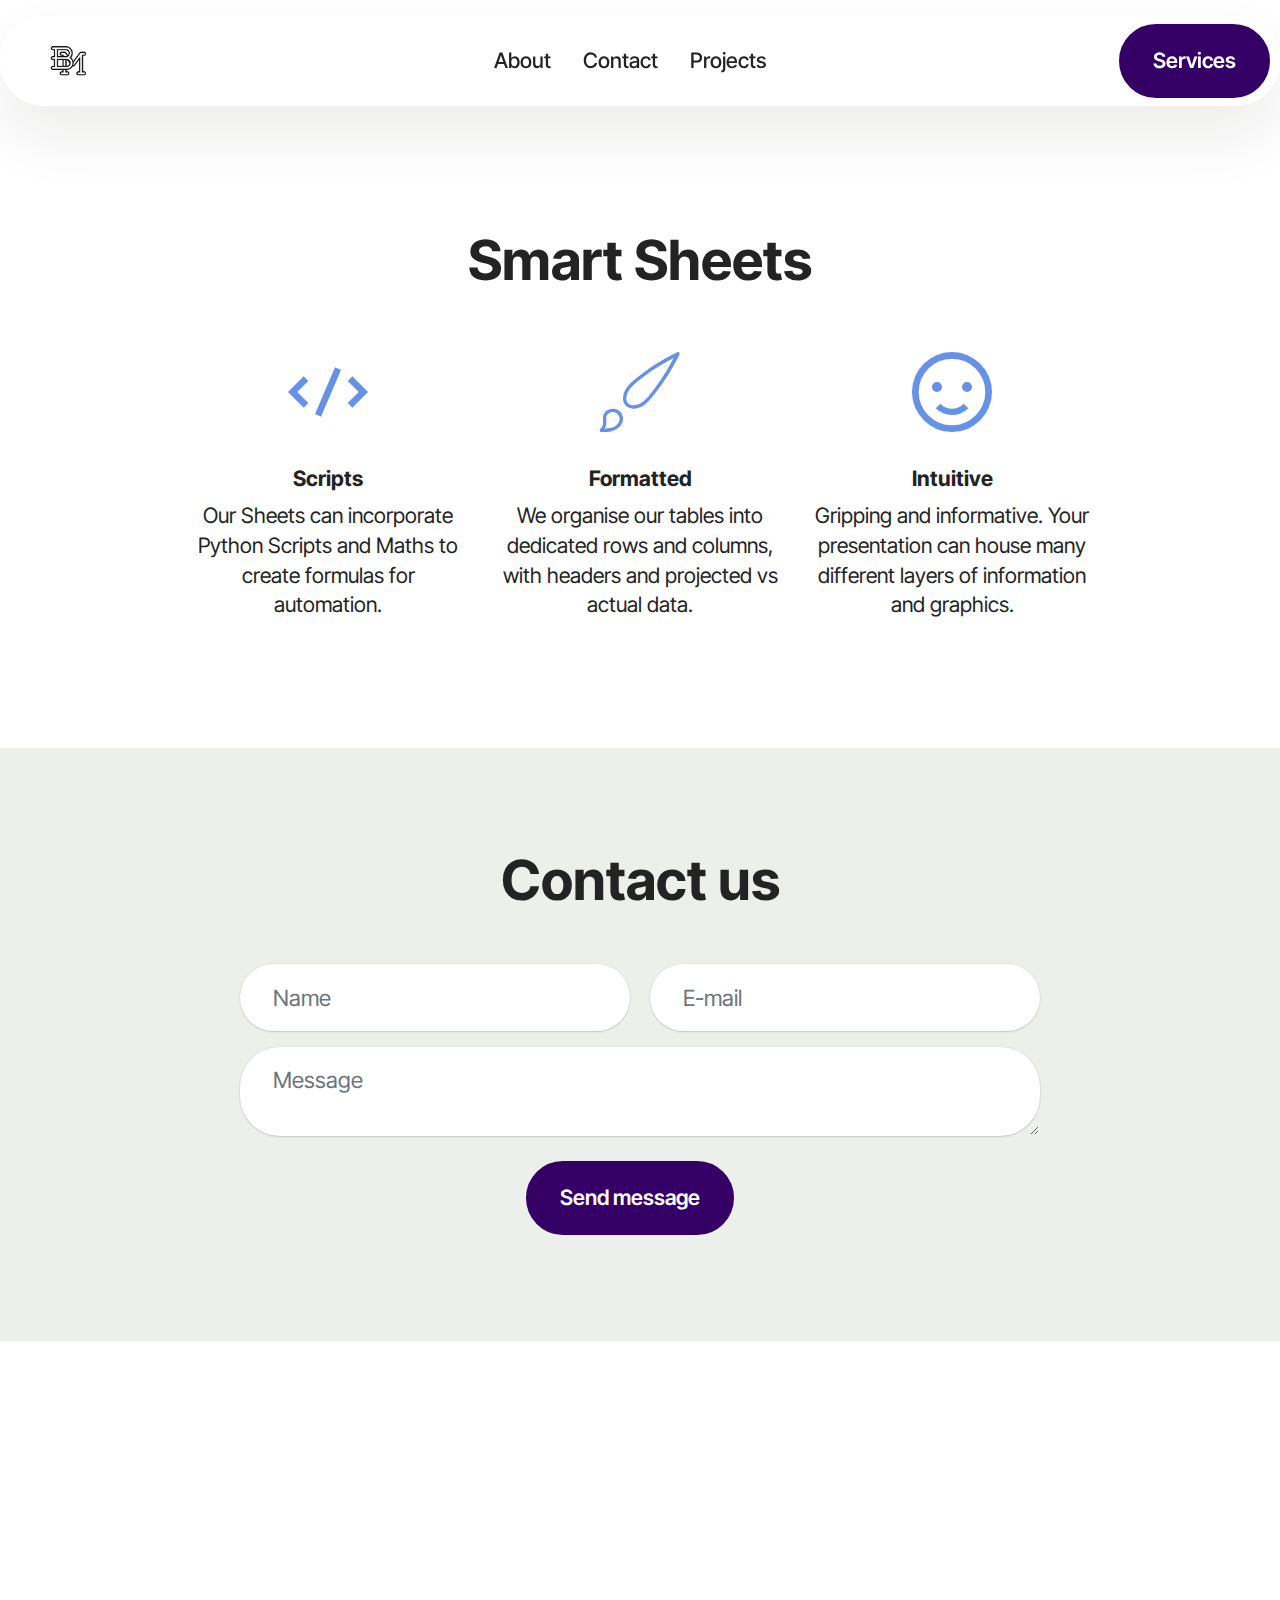
<file: store-smartsheets.html>
<!DOCTYPE html>
<html  >
<head>
  <!-- Site made with Mobirise Website Builder v6.0.1, https://mobirise.com -->
  <meta charset="UTF-8">
  <meta http-equiv="X-UA-Compatible" content="IE=edge">
  <meta name="generator" content="Mobirise v6.0.1, mobirise.com">
  <meta name="viewport" content="width=device-width, initial-scale=1, minimum-scale=1">
  <link rel="shortcut icon" href="assets/images/6-removebg-preview.png-1-96x96.png" type="image/x-icon">
  <meta name="description" content="">
  
  
  <title>Smart Sheets</title>
  <link rel="stylesheet" href="assets/web/assets/mobirise-icons2/mobirise2.css">
  <link rel="stylesheet" href="assets/web/assets/mobirise-icons/mobirise-icons.css">
  <link rel="stylesheet" href="assets/bootstrap/css/bootstrap.min.css">
  <link rel="stylesheet" href="assets/bootstrap/css/bootstrap-grid.min.css">
  <link rel="stylesheet" href="assets/bootstrap/css/bootstrap-reboot.min.css">
  <link rel="stylesheet" href="assets/animatecss/animate.css">
  <link rel="stylesheet" href="assets/dropdown/css/style.css">
  <link rel="stylesheet" href="assets/socicon/css/styles.css">
  <link rel="stylesheet" href="assets/theme/css/style.css">
  <link rel="preload" href="https://fonts.googleapis.com/css?family=Material+Symbols+Outlined:100,200,300,400,500,600,700&display=swap" as="style" onload="this.onload=null;this.rel='stylesheet'">
  <noscript><link rel="stylesheet" href="https://fonts.googleapis.com/css?family=Material+Symbols+Outlined:100,200,300,400,500,600,700&display=swap"></noscript>
  <link rel="preload" href="https://fonts.googleapis.com/css?family=Inter+Tight:100,200,300,400,500,600,700,800,900,100i,200i,300i,400i,500i,600i,700i,800i,900i&display=swap" as="style" onload="this.onload=null;this.rel='stylesheet'">
  <noscript><link rel="stylesheet" href="https://fonts.googleapis.com/css?family=Inter+Tight:100,200,300,400,500,600,700,800,900,100i,200i,300i,400i,500i,600i,700i,800i,900i&display=swap"></noscript>
  <link rel="preload" as="style" href="assets/mobirise/css/mbr-additional.css?v=nR4k2N"><link rel="stylesheet" href="assets/mobirise/css/mbr-additional.css?v=nR4k2N" type="text/css">

  
  
  
</head>
<body>
  
  <section data-bs-version="5.1" class="menu menu2 cid-tJS6tZXiPa" once="menu" id="menu02-1v">
	

	<nav class="navbar navbar-dropdown navbar-fixed-top navbar-expand-lg">
		<div class="container">
			<div class="navbar-brand">
				<span class="navbar-logo">
					
						<a href="index.html"><img src="assets/images/6-removebg-preview.png-1-96x96.png" alt="" style="height: 3rem;"></a>
					
				</span>
				<span class="navbar-caption-wrap"><a class="navbar-caption text-black text-primary display-4" href="index.html#header05-1"></a></span>
			</div>
			<button class="navbar-toggler" type="button" data-toggle="collapse" data-bs-toggle="collapse" data-target="#navbarSupportedContent" data-bs-target="#navbarSupportedContent" aria-controls="navbarNavAltMarkup" aria-expanded="false" aria-label="Toggle navigation">
				<div class="hamburger">
					<span></span>
					<span></span>
					<span></span>
					<span></span>
				</div>
			</button>
			<div class="collapse navbar-collapse" id="navbarSupportedContent">
				<ul class="navbar-nav nav-dropdown" data-app-modern-menu="true"><li class="nav-item">
						<a class="nav-link link text-black text-primary display-4" href="about.html">About</a>
					</li>
					
					<li class="nav-item">
						<a class="nav-link link text-black text-primary display-4" href="contact.html">Contact</a>
					</li><li class="nav-item"><a class="nav-link link text-black text-primary display-4" href="projects.html">Projects</a></li></ul>
				
				<div class="navbar-buttons mbr-section-btn"><a class="btn btn-primary display-4" href="store.html">Services</a></div>
			</div>
		</div>
	</nav>
</section>

<section data-bs-version="5.1" class="features25 cid-uDQK0MFOlI" id="features1-29">
    

    
    
    <div class="container">
        <div class="row mb-5">
            <div class="col-12">
                <h3 class="mbr-section-title mbr-fonts-style align-center mb-2 display-2">
                    <strong><br></strong><br><strong>Smart Sheets</strong></h3>
                
            </div>
        </div>
        <div class="row">
            
            <div class="item features-without-image mb-5 col-12 col-md-3 active">
                <div class="item-wrapper align-center">
                    <div class="card-box">
                        <div class="iconfont-wrapper">
                            <span class="mbr-iconfont mobi-mbri-code mobi-mbri"></span>
                        </div>
                        <h5 class="card-title mbr-fonts-style display-7"><strong>Scripts</strong></h5>
                        <p class="card-text mbr-fonts-style mb-0 display-7">Our Sheets can incorporate Python Scripts and Maths to create formulas for automation.</p>
                    </div>
                </div>
            </div><div class="item features-without-image mb-5 col-12 col-md-3">
                <div class="item-wrapper align-center">
                    <div class="iconfont-wrapper">
                        <span class="mbr-iconfont mbri-change-style"></span>
                    </div>
                    <h5 class="card-title mbr-fonts-style display-7"><strong>Formatted</strong></h5>
                    <p class="card-text mbr-fonts-style mb-0 display-7">We organise our tables into dedicated rows and columns, with headers and projected vs actual data.</p>
                </div>
            </div>
            <div class="item features-without-image mb-5 col-12 col-md-3">
                <div class="item-wrapper align-center">
                    <div class="iconfont-wrapper">
                        <span class="mbr-iconfont mobi-mbri-smile-face mobi-mbri"></span>
                    </div>
                    <h5 class="card-title mbr-fonts-style display-7"><strong>Intuitive</strong></h5>
                    <p class="card-text mbr-fonts-style mb-0 display-7">Gripping and informative. Your presentation can house many different layers of information and graphics.</p>
                </div>
            </div>
        </div>
    </div>
</section>

<section data-bs-version="5.1" class="form5 cid-uDQK1rTOCJ" id="form02-2a">
    
    
    <div class="container">
        <div class="row justify-content-center">
            <div class="col-12 content-head">
                <div class="mbr-section-head mb-5">
                    <h3 class="mbr-section-title mbr-fonts-style align-center mb-0 display-2">
                        <strong>Contact us</strong></h3>
                    
                </div>
            </div>
        </div>
        <div class="row justify-content-center">
            <div class="col-lg-8 mx-auto mbr-form" data-form-type="formoid">
                <form action="https://mobirise.eu/" method="POST" class="mbr-form form-with-styler" data-form-title="Form Name"><input type="hidden" name="email" data-form-email="true" value="5CukPmGpSNCYwMgnfV8czFMDVtTswrYQzMuDNiHSlSwLuiu1PX2PCt0Gxif8ejV8qSH/ZXdtWDqF8s28hgtgQcjLn4cDBahbQVhyewaYOjlBDQeBjxIjgrjU5gtR1CBt">
                    <div class="row">
                        <div hidden="hidden" data-form-alert="" class="alert alert-success col-12">Thanks, we should get back to you soon.</div>
                        <div hidden="hidden" data-form-alert-danger="" class="alert alert-danger col-12">
                            Oops...! some problem!
                        </div>
                    </div>
                    <div class="dragArea row">
                        <div class="col-md col-sm-12 form-group mb-3" data-for="name">
                            <input type="text" name="name" placeholder="Name" data-form-field="name" class="form-control" value="" id="name-form02-2a">
                        </div>
                        <div class="col-md col-sm-12 form-group mb-3" data-for="email">
                            <input type="email" name="email" placeholder="E-mail" data-form-field="email" class="form-control" value="" id="email-form02-2a">
                        </div>
                        
                        <div class="col-12 form-group mb-3" data-for="textarea">
                            <textarea name="textarea" placeholder="Message" data-form-field="textarea" class="form-control" id="textarea-form02-2a"></textarea>
                        </div>
                        <div class="col-lg-12 col-md-12 col-sm-12 align-center mbr-section-btn">
                            <button type="submit" class="btn btn-primary display-7">Send message</button>
                        </div>
                    </div>
                </form>
            </div>
        </div>
    </div>
</section>

<section data-bs-version="5.1" class="footer5 cid-uDW20K5y8O" once="footers" id="footer5-2o">

    

    

    <div class="container">
        <div class="media-container-row">
            <div class="col-md-2 col-6">
                <div class="media-wrap">
                    <a href="index.html">
                        <img src="assets/images/6-removebg-preview.png-429x429.png" alt="">
                    </a>
                </div>
            </div>
            <div class="col-10 col-6">
                <p class="mbr-text align-right links mbr-fonts-style display-7"><a href="about.html" class="text-black">About</a>&nbsp; &nbsp; &nbsp; &nbsp;<a href="contact.html" class="text-black">Contact</a>&nbsp; &nbsp; &nbsp; &nbsp;<a href="projects.html" class="text-black">Projects</a>&nbsp; &nbsp; &nbsp; &nbsp;<a href="store.html" class="text-black">Services</a></p>
            </div>
        </div>
        <!-- <div class="media-container-row">
            <div class="col-md-12"> -->
        <div class="footer-lower">
            <div class="media-container-row">
                <div class="col-md-12">
                    <hr>
                </div>
            </div>
            <div class="media-container-row">
                <div class="col-md-6 copyright">
                    <p class="mbr-text mbr-fonts-style display-7">
                        © Copyright 2025 Ben Maskell - All Rights Reserved
                    </p>
                </div>
                <div class="col-md-6">
                    
                </div>
            </div>
            <!-- </div>
            </div> -->
        </div>

    </div>
</section><section class="display-7" style="padding: 0;align-items: center;justify-content: center;flex-wrap: wrap;    align-content: center;display: flex;position: relative;height: 4rem;"><a href="https://mobiri.se/" style="flex: 1 1;height: 4rem;position: absolute;width: 100%;z-index: 1;"><img alt="" style="height: 4rem;" src="[data-uri]"></a><p style="margin: 0;text-align: center;" class="display-7">&#8204;</p><a style="z-index:1" href="https://mobirise.com/builder/no-code-website-builder.html">No Code Website Builder</a></section><script src="assets/bootstrap/js/bootstrap.bundle.min.js"></script>  <script src="assets/smoothscroll/smooth-scroll.js"></script>  <script src="assets/ytplayer/index.js"></script>  <script src="assets/dropdown/js/navbar-dropdown.js"></script>  <script src="assets/theme/js/script.js"></script>  <script src="assets/formoid/formoid.min.js"></script>  
  
  
  <input name="animation" type="hidden">
  </body>
</html>
</file>
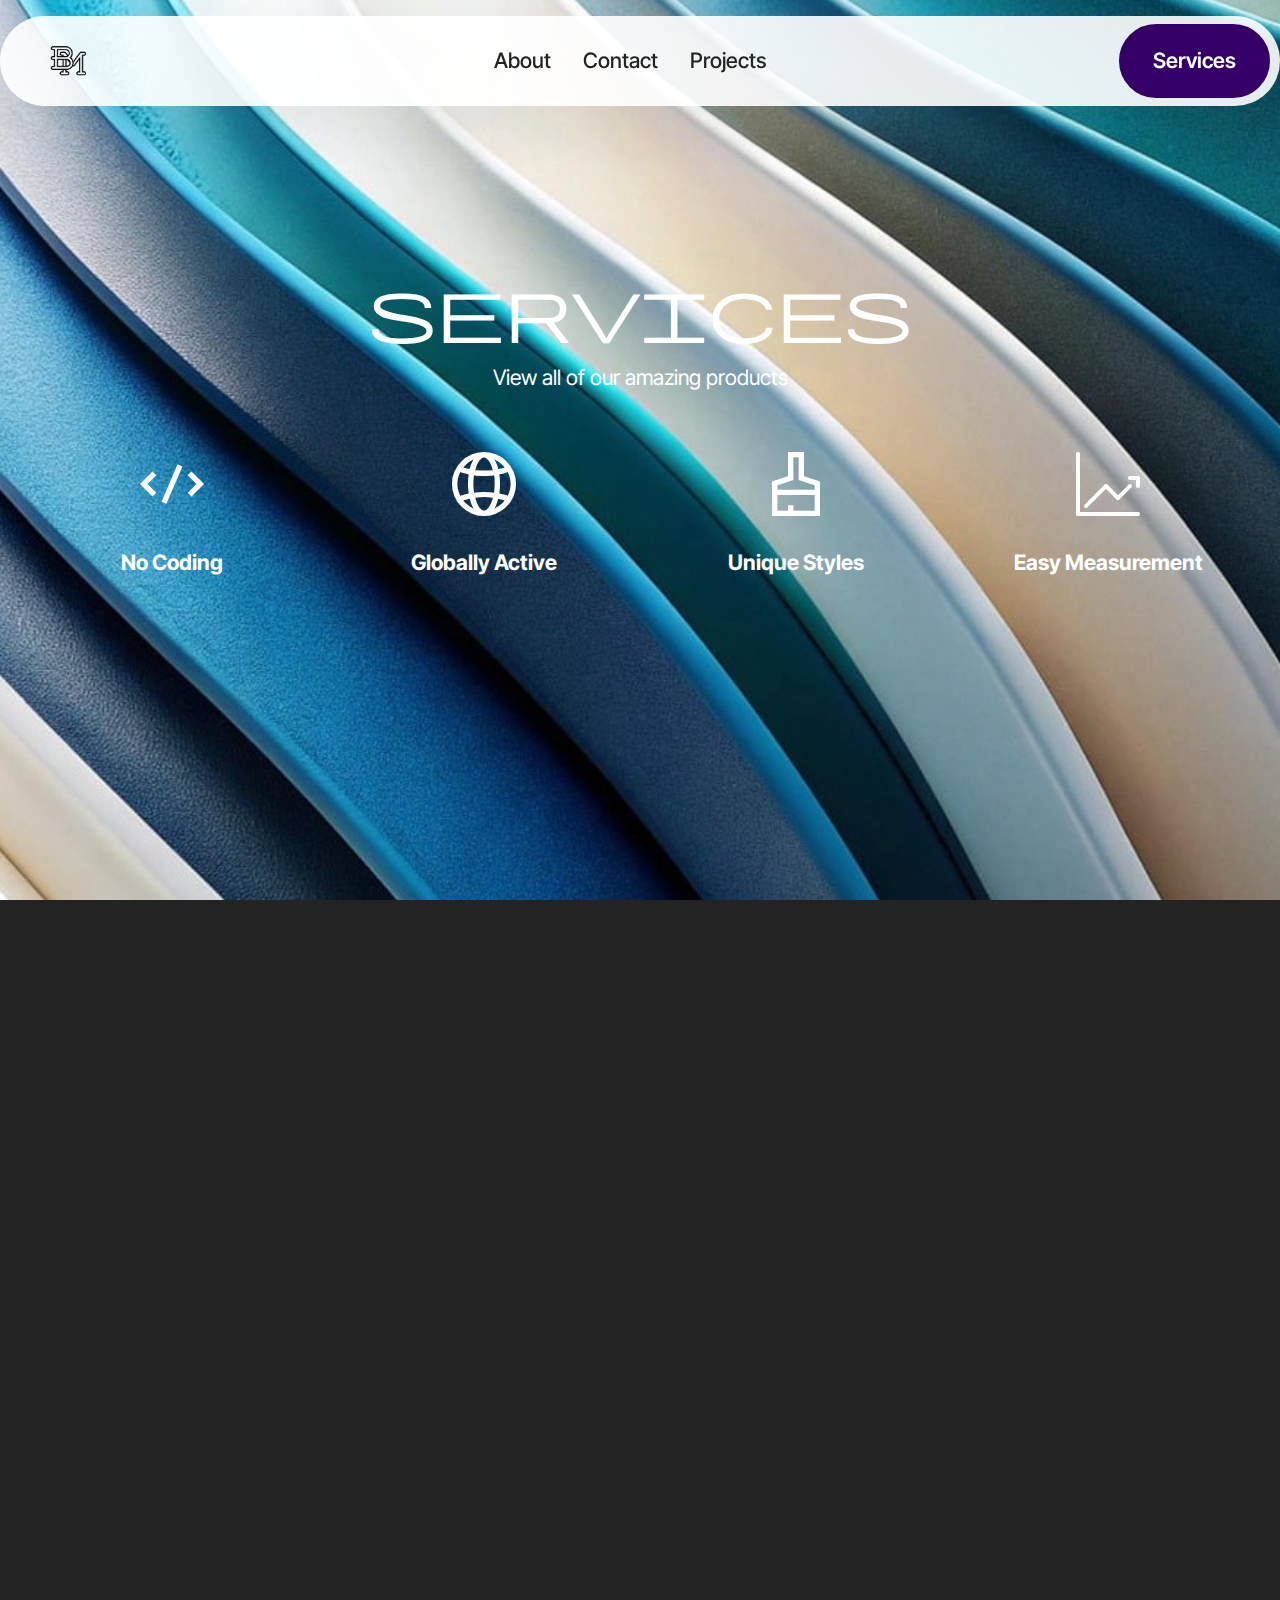
<file: store.html>
<!DOCTYPE html>
<html  >
<head>
  <!-- Site made with Mobirise Website Builder v6.0.1, https://mobirise.com -->
  <meta charset="UTF-8">
  <meta http-equiv="X-UA-Compatible" content="IE=edge">
  <meta name="generator" content="Mobirise v6.0.1, mobirise.com">
  <meta name="viewport" content="width=device-width, initial-scale=1, minimum-scale=1">
  <link rel="shortcut icon" href="assets/images/6-removebg-preview.png-1-96x96.png" type="image/x-icon">
  <meta name="description" content="">
  
  
  <title>Services</title>
  <link rel="stylesheet" href="assets/web/assets/mobirise-icons2/mobirise2.css">
  <link rel="stylesheet" href="assets/web/assets/mobirise-icons-bold/mobirise-icons-bold.css">
  <link rel="stylesheet" href="assets/bootstrap/css/bootstrap.min.css">
  <link rel="stylesheet" href="assets/bootstrap/css/bootstrap-grid.min.css">
  <link rel="stylesheet" href="assets/bootstrap/css/bootstrap-reboot.min.css">
  <link rel="stylesheet" href="assets/animatecss/animate.css">
  <link rel="stylesheet" href="assets/dropdown/css/style.css">
  <link rel="stylesheet" href="assets/socicon/css/styles.css">
  <link rel="stylesheet" href="assets/theme/css/style.css">
  <link rel="preload" href="https://fonts.googleapis.com/css?family=Material+Symbols+Outlined:100,200,300,400,500,600,700&display=swap" as="style" onload="this.onload=null;this.rel='stylesheet'">
  <noscript><link rel="stylesheet" href="https://fonts.googleapis.com/css?family=Material+Symbols+Outlined:100,200,300,400,500,600,700&display=swap"></noscript>
  <link rel="preload" href="https://fonts.googleapis.com/css?family=Inter+Tight:100,200,300,400,500,600,700,800,900,100i,200i,300i,400i,500i,600i,700i,800i,900i&display=swap" as="style" onload="this.onload=null;this.rel='stylesheet'">
  <noscript><link rel="stylesheet" href="https://fonts.googleapis.com/css?family=Inter+Tight:100,200,300,400,500,600,700,800,900,100i,200i,300i,400i,500i,600i,700i,800i,900i&display=swap"></noscript>
  <link rel="preload" as="style" href="assets/mobirise/css/mbr-additional.css?v=Tu9KtS"><link rel="stylesheet" href="assets/mobirise/css/mbr-additional.css?v=Tu9KtS" type="text/css">

  
  
  
</head>
<body>
  
  <section data-bs-version="5.1" class="menu menu2 cid-tJS6tZXiPa" once="menu" id="menu02-1k">
	

	<nav class="navbar navbar-dropdown navbar-fixed-top navbar-expand-lg">
		<div class="container">
			<div class="navbar-brand">
				<span class="navbar-logo">
					
						<a href="index.html"><img src="assets/images/6-removebg-preview.png-1-96x96.png" alt="" style="height: 3rem;"></a>
					
				</span>
				<span class="navbar-caption-wrap"><a class="navbar-caption text-black text-primary display-4" href="index.html#header05-1"></a></span>
			</div>
			<button class="navbar-toggler" type="button" data-toggle="collapse" data-bs-toggle="collapse" data-target="#navbarSupportedContent" data-bs-target="#navbarSupportedContent" aria-controls="navbarNavAltMarkup" aria-expanded="false" aria-label="Toggle navigation">
				<div class="hamburger">
					<span></span>
					<span></span>
					<span></span>
					<span></span>
				</div>
			</button>
			<div class="collapse navbar-collapse" id="navbarSupportedContent">
				<ul class="navbar-nav nav-dropdown" data-app-modern-menu="true"><li class="nav-item">
						<a class="nav-link link text-black text-primary display-4" href="about.html">About</a>
					</li>
					
					<li class="nav-item">
						<a class="nav-link link text-black text-primary display-4" href="contact.html">Contact</a>
					</li><li class="nav-item"><a class="nav-link link text-black text-primary display-4" href="projects.html">Projects</a></li></ul>
				
				<div class="navbar-buttons mbr-section-btn"><a class="btn btn-primary display-4" href="store.html">Services</a></div>
			</div>
		</div>
	</nav>
</section>

<section data-bs-version="5.1" class="header19 cid-uDQjIIoWnP mbr-fullscreen" id="header19-1m">

    

    
    

    <div class="container">
        <div class="media-container">
            <div class="col-md-12 align-center">
                <h1 class="mbr-section-title mbr-white mbr-bold mbr-fonts-style mb-3 display-1">
                    Services</h1>
                <p class="mbr-text mbr-white mbr-fonts-style display-7">View all of our amazing products</p>
                

                <div class="row justify-content-center">
                    <div class="item features-without-image col-12 col-md-3">
                        <div class="item-wrapper">
                            <div class="card-box align-center">
                                <span class="mbr-iconfont mobi-mbri-code mobi-mbri"></span>
                                <h4 class="card-title align-center mbr-black mbr-fonts-style display-7">
                                    <strong>No Coding</strong>
                                </h4>
                            </div>
                        </div>
                    </div>
                    <div class="item features-without-image col-12 col-md-3">
                        <div class="item-wrapper">
                            <div class="card-box align-center">
                                <span class="mbr-iconfont mobi-mbri-globe-2 mobi-mbri"></span>
                                <h4 class="card-title align-center mbr-black mbr-fonts-style display-7">
                                    <strong>Globally Active</strong></h4>
                            </div>
                        </div>
                    </div>
                    <div class="item features-without-image col-12 col-md-3">
                        <div class="item-wrapper">
                            <div class="card-box align-center">
                                <span class="mbr-iconfont mobi-mbri-website-theme-2 mobi-mbri"></span>
                                <h4 class="card-title align-center mbr-black mbr-fonts-style display-7">
                                    <strong>Unique Styles</strong>
                                </h4>
                            </div>
                        </div>
                    </div>
                    <div class="item features-without-image col-12 col-md-3">
                        <div class="item-wrapper">
                            <div class="card-box align-center">
                                <span class="mbr-iconfont mbrib-growing-chart"></span>
                                <h4 class="card-title align-center mbr-black mbr-fonts-style display-7">
                                    <strong>Easy Measurement</strong></h4>
                            </div>
                        </div>
                    </div>
                </div>
            </div>
        </div>
    </div>
</section>

<section data-bs-version="5.1" class="gallery2 cid-uDQkG5wtTs" id="gallery2-1n">
    
    
    <div class="container">
        <div class="mbr-section-head">
            <h4 class="mbr-section-title mbr-fonts-style align-center mb-0 display-2"><strong>Products</strong></h4>
            
        </div>
        <div class="row mt-4">
            <div class="item features-image col-12 col-md-6 col-lg-6">
                <div class="item-wrapper">
                    <div class="item-img">
                        <img src="assets/images/screenshot-2025-02-19-175503.png-1200x706.png" alt="Mobirise Website Builder">
                    </div>
                    <div class="item-content">
                        <h5 class="item-title mbr-fonts-style display-5">Smart Sheets</h5>
                        
                        
                    </div>
                    <div class="mbr-section-btn item-footer mt-2"><a href="store-smartsheets.html" class="btn btn-primary item-btn display-7">View</a></div>
                </div>
            </div>
            <div class="item features-image col-12 col-md-6 col-lg-6">
                <div class="item-wrapper">
                    <div class="item-img">
                        <img src="assets/images/screenshot-2025-02-19-201817.png-5-624x535.png" alt="Mobirise Website Builder">
                    </div>
                    <div class="item-content">
                        <h5 class="item-title mbr-fonts-style display-5">Custom Powerpoints</h5>
                        
                        
                    </div>
                    <div class="mbr-section-btn item-footer mt-2"><a href="store-powerpoints.html" class="btn btn-primary item-btn display-7">View</a></div>
                </div>
            </div>
            <div class="item features-image col-12 col-md-6 col-lg-6">
                <div class="item-wrapper">
                    <div class="item-img">
                        <img src="assets/images/features3.jpg" alt="Mobirise Website Builder">
                    </div>
                    <div class="item-content">
                        <h5 class="item-title mbr-fonts-style display-5">Personalised Logo</h5>
                        
                        
                    </div>
                    <div class="mbr-section-btn item-footer mt-2"><a href="store-prlogo.html" class="btn btn-primary item-btn display-7">View</a></div>
                </div>
            </div>
            <div class="item features-image col-12 col-md-6 col-lg-6">
                <div class="item-wrapper">
                    <div class="item-img">
                        <img src="assets/images/mbr-2-1256x1254.png" alt="Mobirise Website Builder" title="">
                    </div>
                    <div class="item-content">
                        <h5 class="item-title mbr-fonts-style display-5">Document Templates</h5>
                        
                        
                    </div>
                    <div class="mbr-section-btn item-footer mt-2"><a href="store-doctemps.html" class="btn btn-primary item-btn display-7">View</a></div>
                </div>
            </div>
        </div>
    </div>
</section>

<section data-bs-version="5.1" class="gallery2 cid-uDQo5Myyw8" id="gallery2-1p">
    
    
    <div class="container">
        
        <div class="row mt-4">
            <div class="item features-image col-12 col-md-6 col-lg-6 active">
                <div class="item-wrapper">
                    <div class="item-img">
                        <img src="assets/images/mbr-1256x628.png" alt="Mobirise Website Builder" data-slide-to="1" data-bs-slide-to="1">
                    </div>
                    <div class="item-content">
                        <h5 class="item-title mbr-fonts-style display-5">Letter Banners</h5>
                        
                        
                    </div>
                    <div class="mbr-section-btn item-footer mt-2"><a href="store-banners.html" class="btn btn-primary item-btn display-7">View</a></div>
                </div>
            </div>
            
            
            
        </div>
    </div>
</section>

<section data-bs-version="5.1" class="footer5 cid-uDW20K5y8O" once="footers" id="footer5-2o">

    

    

    <div class="container">
        <div class="media-container-row">
            <div class="col-md-2 col-6">
                <div class="media-wrap">
                    <a href="index.html">
                        <img src="assets/images/6-removebg-preview.png-429x429.png" alt="">
                    </a>
                </div>
            </div>
            <div class="col-10 col-6">
                <p class="mbr-text align-right links mbr-fonts-style display-7"><a href="about.html" class="text-black">About</a>&nbsp; &nbsp; &nbsp; &nbsp;<a href="contact.html" class="text-black">Contact</a>&nbsp; &nbsp; &nbsp; &nbsp;<a href="projects.html" class="text-black">Projects</a>&nbsp; &nbsp; &nbsp; &nbsp;<a href="store.html" class="text-black">Services</a></p>
            </div>
        </div>
        <!-- <div class="media-container-row">
            <div class="col-md-12"> -->
        <div class="footer-lower">
            <div class="media-container-row">
                <div class="col-md-12">
                    <hr>
                </div>
            </div>
            <div class="media-container-row">
                <div class="col-md-6 copyright">
                    <p class="mbr-text mbr-fonts-style display-7">
                        © Copyright 2025 Ben Maskell - All Rights Reserved
                    </p>
                </div>
                <div class="col-md-6">
                    
                </div>
            </div>
            <!-- </div>
            </div> -->
        </div>

    </div>
</section><section class="display-7" style="padding: 0;align-items: center;justify-content: center;flex-wrap: wrap;    align-content: center;display: flex;position: relative;height: 4rem;"><a href="https://mobiri.se/" style="flex: 1 1;height: 4rem;position: absolute;width: 100%;z-index: 1;"><img alt="" style="height: 4rem;" src="[data-uri]"></a><p style="margin: 0;text-align: center;" class="display-7">&#8204;</p><a style="z-index:1" href="https://mobirise.com/builder/ai-website-maker.html">AI Website Maker</a></section><script src="assets/bootstrap/js/bootstrap.bundle.min.js"></script>  <script src="assets/smoothscroll/smooth-scroll.js"></script>  <script src="assets/ytplayer/index.js"></script>  <script src="assets/dropdown/js/navbar-dropdown.js"></script>  <script src="assets/vimeoplayer/player.js"></script>  <script src="assets/theme/js/script.js"></script>  
  
  
  <input name="animation" type="hidden">
  </body>
</html>
</file>
<file: assets/web/assets/mobirise-icons2/mobirise2.css>
@font-face {
  font-family: 'Moririse2';
  font-display: swap;
  src:  url('mobirise2.eot?f2bix4');
  src:  url('mobirise2.eot?f2bix4#iefix') format('embedded-opentype'),
    url('mobirise2.ttf?f2bix4') format('truetype'),
    url('mobirise2.woff?f2bix4') format('woff'),
    url('mobirise2.svg?f2bix4#mobirise2') format('svg');
  font-weight: normal;
  font-style: normal;
}

[class^="mobi-"], [class*=" mobi-"] {
  /* use !important to prevent issues with browser extensions that change fonts */
  font-family: 'Moririse2' !important;
  speak: none;
  font-style: normal;
  font-weight: normal;
  font-variant: normal;
  text-transform: none;
  line-height: 1;

  /* Better Font Rendering =========== */
  -webkit-font-smoothing: antialiased;
  -moz-osx-font-smoothing: grayscale;
}

.mobi-mbri-add-submenu:before {
  content: "\e900";
}
.mobi-mbri-alert:before {
  content: "\e901";
}
.mobi-mbri-align-center:before {
  content: "\e902";
}
.mobi-mbri-align-justify:before {
  content: "\e903";
}
.mobi-mbri-align-left:before {
  content: "\e904";
}
.mobi-mbri-align-right:before {
  content: "\e905";
}
.mobi-mbri-android:before {
  content: "\e906";
}
.mobi-mbri-apple:before {
  content: "\e907";
}
.mobi-mbri-arrow-down:before {
  content: "\e908";
}
.mobi-mbri-arrow-next:before {
  content: "\e909";
}
.mobi-mbri-arrow-prev:before {
  content: "\e90a";
}
.mobi-mbri-arrow-up:before {
  content: "\e90b";
}
.mobi-mbri-bold:before {
  content: "\e90c";
}
.mobi-mbri-bookmark:before {
  content: "\e90d";
}
.mobi-mbri-bootstrap:before {
  content: "\e90e";
}
.mobi-mbri-briefcase:before {
  content: "\e90f";
}
.mobi-mbri-browse:before {
  content: "\e910";
}
.mobi-mbri-bulleted-list:before {
  content: "\e911";
}
.mobi-mbri-calendar:before {
  content: "\e912";
}
.mobi-mbri-camera:before {
  content: "\e913";
}
.mobi-mbri-cart-add:before {
  content: "\e914";
}
.mobi-mbri-cart-full:before {
  content: "\e915";
}
.mobi-mbri-cash:before {
  content: "\e916";
}
.mobi-mbri-change-style:before {
  content: "\e917";
}
.mobi-mbri-chat:before {
  content: "\e918";
}
.mobi-mbri-clock:before {
  content: "\e919";
}
.mobi-mbri-close:before {
  content: "\e91a";
}
.mobi-mbri-cloud:before {
  content: "\e91b";
}
.mobi-mbri-code:before {
  content: "\e91c";
}
.mobi-mbri-contact-form:before {
  content: "\e91d";
}
.mobi-mbri-credit-card:before {
  content: "\e91e";
}
.mobi-mbri-cursor-click:before {
  content: "\e91f";
}
.mobi-mbri-cust-feedback:before {
  content: "\e920";
}
.mobi-mbri-database:before {
  content: "\e921";
}
.mobi-mbri-delivery:before {
  content: "\e922";
}
.mobi-mbri-desktop:before {
  content: "\e923";
}
.mobi-mbri-devices:before {
  content: "\e924";
}
.mobi-mbri-down:before {
  content: "\e925";
}
.mobi-mbri-download-2:before {
  content: "\e926";
}
.mobi-mbri-download:before {
  content: "\e927";
}
.mobi-mbri-drag-n-drop-2:before {
  content: "\e928";
}
.mobi-mbri-drag-n-drop:before {
  content: "\e929";
}
.mobi-mbri-edit-2:before {
  content: "\e92a";
}
.mobi-mbri-edit:before {
  content: "\e92b";
}
.mobi-mbri-error:before {
  content: "\e92c";
}
.mobi-mbri-extension:before {
  content: "\e92d";
}
.mobi-mbri-features:before {
  content: "\e92e";
}
.mobi-mbri-file:before {
  content: "\e92f";
}
.mobi-mbri-flag:before {
  content: "\e930";
}
.mobi-mbri-folder:before {
  content: "\e931";
}
.mobi-mbri-gift:before {
  content: "\e932";
}
.mobi-mbri-github:before {
  content: "\e933";
}
.mobi-mbri-globe-2:before {
  content: "\e934";
}
.mobi-mbri-globe:before {
  content: "\e935";
}
.mobi-mbri-growing-chart:before {
  content: "\e936";
}
.mobi-mbri-hearth:before {
  content: "\e937";
}
.mobi-mbri-help:before {
  content: "\e938";
}
.mobi-mbri-home:before {
  content: "\e939";
}
.mobi-mbri-hot-cup:before {
  content: "\e93a";
}
.mobi-mbri-idea:before {
  content: "\e93b";
}
.mobi-mbri-image-gallery:before {
  content: "\e93c";
}
.mobi-mbri-image-slider:before {
  content: "\e93d";
}
.mobi-mbri-info:before {
  content: "\e93e";
}
.mobi-mbri-italic:before {
  content: "\e93f";
}
.mobi-mbri-key:before {
  content: "\e940";
}
.mobi-mbri-laptop:before {
  content: "\e941";
}
.mobi-mbri-layers:before {
  content: "\e942";
}
.mobi-mbri-left-right:before {
  content: "\e943";
}
.mobi-mbri-left:before {
  content: "\e944";
}
.mobi-mbri-letter:before {
  content: "\e945";
}
.mobi-mbri-like:before {
  content: "\e946";
}
.mobi-mbri-link:before {
  content: "\e947";
}
.mobi-mbri-lock:before {
  content: "\e948";
}
.mobi-mbri-login:before {
  content: "\e949";
}
.mobi-mbri-logout:before {
  content: "\e94a";
}
.mobi-mbri-magic-stick:before {
  content: "\e94b";
}
.mobi-mbri-map-pin:before {
  content: "\e94c";
}
.mobi-mbri-menu:before {
  content: "\e94d";
}
.mobi-mbri-mobile-2:before {
  content: "\e94e";
}
.mobi-mbri-mobile-horizontal:before {
  content: "\e94f";
}
.mobi-mbri-mobile:before {
  content: "\e950";
}
.mobi-mbri-mobirise:before {
  content: "\e951";
}
.mobi-mbri-more-horizontal:before {
  content: "\e952";
}
.mobi-mbri-more-vertical:before {
  content: "\e953";
}
.mobi-mbri-music:before {
  content: "\e954";
}
.mobi-mbri-new-file:before {
  content: "\e955";
}
.mobi-mbri-numbered-list:before {
  content: "\e956";
}
.mobi-mbri-opened-folder:before {
  content: "\e957";
}
.mobi-mbri-pages:before {
  content: "\e958";
}
.mobi-mbri-paper-plane:before {
  content: "\e959";
}
.mobi-mbri-paperclip:before {
  content: "\e95a";
}
.mobi-mbri-phone:before {
  content: "\e95b";
}
.mobi-mbri-photo:before {
  content: "\e95c";
}
.mobi-mbri-photos:before {
  content: "\e95d";
}
.mobi-mbri-pin:before {
  content: "\e95e";
}
.mobi-mbri-play:before {
  content: "\e95f";
}
.mobi-mbri-plus:before {
  content: "\e960";
}
.mobi-mbri-preview:before {
  content: "\e961";
}
.mobi-mbri-print:before {
  content: "\e962";
}
.mobi-mbri-protect:before {
  content: "\e963";
}
.mobi-mbri-question:before {
  content: "\e964";
}
.mobi-mbri-quote-left:before {
  content: "\e965";
}
.mobi-mbri-quote-right:before {
  content: "\e966";
}
.mobi-mbri-redo:before {
  content: "\e967";
}
.mobi-mbri-refresh:before {
  content: "\e968";
}
.mobi-mbri-responsive-2:before {
  content: "\e969";
}
.mobi-mbri-responsive:before {
  content: "\e96a";
}
.mobi-mbri-right:before {
  content: "\e96b";
}
.mobi-mbri-rocket:before {
  content: "\e96c";
}
.mobi-mbri-sad-face:before {
  content: "\e96d";
}
.mobi-mbri-sale:before {
  content: "\e96e";
}
.mobi-mbri-save:before {
  content: "\e96f";
}
.mobi-mbri-search:before {
  content: "\e970";
}
.mobi-mbri-setting-2:before {
  content: "\e971";
}
.mobi-mbri-setting-3:before {
  content: "\e972";
}
.mobi-mbri-setting:before {
  content: "\e973";
}
.mobi-mbri-share:before {
  content: "\e974";
}
.mobi-mbri-shopping-bag:before {
  content: "\e975";
}
.mobi-mbri-shopping-basket:before {
  content: "\e976";
}
.mobi-mbri-shopping-cart:before {
  content: "\e977";
}
.mobi-mbri-sites:before {
  content: "\e978";
}
.mobi-mbri-smile-face:before {
  content: "\e979";
}
.mobi-mbri-speed:before {
  content: "\e97a";
}
.mobi-mbri-star:before {
  content: "\e97b";
}
.mobi-mbri-success:before {
  content: "\e97c";
}
.mobi-mbri-sun:before {
  content: "\e97d";
}
.mobi-mbri-sun2:before {
  content: "\e97e";
}
.mobi-mbri-tablet-vertical:before {
  content: "\e97f";
}
.mobi-mbri-tablet:before {
  content: "\e980";
}
.mobi-mbri-target:before {
  content: "\e981";
}
.mobi-mbri-timer:before {
  content: "\e982";
}
.mobi-mbri-to-ftp:before {
  content: "\e983";
}
.mobi-mbri-to-local-drive:before {
  content: "\e984";
}
.mobi-mbri-touch-swipe:before {
  content: "\e985";
}
.mobi-mbri-touch:before {
  content: "\e986";
}
.mobi-mbri-trash:before {
  content: "\e987";
}
.mobi-mbri-underline:before {
  content: "\e988";
}
.mobi-mbri-undo:before {
  content: "\e989";
}
.mobi-mbri-unlink:before {
  content: "\e98a";
}
.mobi-mbri-unlock:before {
  content: "\e98b";
}
.mobi-mbri-up-down:before {
  content: "\e98c";
}
.mobi-mbri-up:before {
  content: "\e98d";
}
.mobi-mbri-update:before {
  content: "\e98e";
}
.mobi-mbri-upload-2:before {
  content: "\e98f";
}
.mobi-mbri-upload:before {
  content: "\e990";
}
.mobi-mbri-user-2:before {
  content: "\e991";
}
.mobi-mbri-user:before {
  content: "\e992";
}
.mobi-mbri-users:before {
  content: "\e993";
}
.mobi-mbri-video-play:before {
  content: "\e994";
}
.mobi-mbri-video:before {
  content: "\e995";
}
.mobi-mbri-watch:before {
  content: "\e996";
}
.mobi-mbri-website-theme-2:before {
  content: "\e997";
}
.mobi-mbri-website-theme:before {
  content: "\e998";
}
.mobi-mbri-wifi:before {
  content: "\e999";
}
.mobi-mbri-windows:before {
  content: "\e99a";
}
.mobi-mbri-zoom-in:before {
  content: "\e99b";
}
.mobi-mbri-zoom-out:before {
  content: "\e99c";
}
</file>
<file: assets/dropdown/css/style.css>
.navbar-dropdown {
  left: 0;
  padding: 0;
  position: absolute;
  right: 0;
  top: 0;
  transition: all 0.45s ease;
  z-index: 1030;
  background: #282828; }
  .navbar-dropdown .navbar-logo {
    margin-right: 0.8rem;
    transition: margin 0.3s ease-in-out;
    vertical-align: middle; }
    .navbar-dropdown .navbar-logo img {
      height: 3.125rem;
      transition: all 0.3s ease-in-out; }
    .navbar-dropdown .navbar-logo.mbr-iconfont {
      font-size: 3.125rem;
      line-height: 3.125rem; }
  .navbar-dropdown .navbar-caption {
    font-weight: 700;
    white-space: normal;
    vertical-align: -4px;
    line-height: 3.125rem !important; }
    .navbar-dropdown .navbar-caption, .navbar-dropdown .navbar-caption:hover {
      color: inherit;
      text-decoration: none; }
  .navbar-dropdown .mbr-iconfont + .navbar-caption {
    vertical-align: -1px; }
  .navbar-dropdown.navbar-fixed-top {
    position: fixed; }
  .navbar-dropdown .navbar-brand span {
    vertical-align: -4px; }
  .navbar-dropdown.bg-color.transparent {
    background: none; }
  .navbar-dropdown.navbar-short .navbar-brand {
    padding: 0.625rem 0; }
    .navbar-dropdown.navbar-short .navbar-brand span {
      vertical-align: -1px; }
  .navbar-dropdown.navbar-short .navbar-caption {
    line-height: 2.375rem !important;
    vertical-align: -2px; }
  .navbar-dropdown.navbar-short .navbar-logo {
    margin-right: 0.5rem; }
    .navbar-dropdown.navbar-short .navbar-logo img {
      height: 2.375rem; }
    .navbar-dropdown.navbar-short .navbar-logo.mbr-iconfont {
      font-size: 2.375rem;
      line-height: 2.375rem; }
  .navbar-dropdown.navbar-short .mbr-table-cell {
    height: 3.625rem; }
  .navbar-dropdown .navbar-close {
    left: 0.6875rem;
    position: fixed;
    top: 0.75rem;
    z-index: 1000; }
  .navbar-dropdown .hamburger-icon {
    content: "";
    display: inline-block;
    vertical-align: middle;
    width: 16px;
    -webkit-box-shadow: 0 -6px 0 1px #282828,0 0 0 1px #282828,0 6px 0 1px #282828;
    -moz-box-shadow: 0 -6px 0 1px #282828,0 0 0 1px #282828,0 6px 0 1px #282828;
    box-shadow: 0 -6px 0 1px #282828,0 0 0 1px #282828,0 6px 0 1px #282828; }

.dropdown-menu .dropdown-toggle[data-toggle="dropdown-submenu"]::after {
  border-bottom: 0.35em solid transparent;
  border-left: 0.35em solid;
  border-right: 0;
  border-top: 0.35em solid transparent;
  margin-left: 0.3rem; }

.dropdown-menu .dropdown-item:focus {
  outline: 0; }

.nav-dropdown {
  font-size: 0.75rem;
  font-weight: 500;
  height: auto !important; }
  .nav-dropdown .nav-btn {
    padding-left: 1rem; }
  .nav-dropdown .link {
    margin: .667em 1.667em;
    font-weight: 500;
    padding: 0;
    transition: color .2s ease-in-out; }
    .nav-dropdown .link.dropdown-toggle {
      margin-right: 2.583em; }
      .nav-dropdown .link.dropdown-toggle::after {
        margin-left: .25rem;
        border-top: 0.35em solid;
        border-right: 0.35em solid transparent;
        border-left: 0.35em solid transparent;
        border-bottom: 0; }
      .nav-dropdown .link.dropdown-toggle[aria-expanded="true"] {
        margin: 0;
        padding: 0.667em 3.263em  0.667em 1.667em; }
  .nav-dropdown .link::after,
  .nav-dropdown .dropdown-item::after {
    color: inherit; }
  .nav-dropdown .btn {
    font-size: 0.75rem;
    font-weight: 700;
    letter-spacing: 0;
    margin-bottom: 0;
    padding-left: 1.25rem;
    padding-right: 1.25rem; }
  .nav-dropdown .dropdown-menu {
    border-radius: 0;
    border: 0;
    left: 0;
    margin: 0;
    padding-bottom: 1.25rem;
    padding-top: 1.25rem;
    position: relative; }
  .nav-dropdown .dropdown-submenu {
    margin-left: 0.125rem;
    top: 0; }
  .nav-dropdown .dropdown-item {
    font-weight: 500;
    line-height: 2;
    padding: 0.3846em 4.615em 0.3846em 1.5385em;
    position: relative;
    transition: color .2s ease-in-out, background-color .2s ease-in-out; }
    .nav-dropdown .dropdown-item::after {
      margin-top: -0.3077em;
      position: absolute;
      right: 1.1538em;
      top: 50%; }
    .nav-dropdown .dropdown-item:focus, .nav-dropdown .dropdown-item:hover {
      background: none; }

@media (max-width: 767px) {
  .nav-dropdown.navbar-toggleable-sm {
    bottom: 0;
    display: none;
    left: 0;
    overflow-x: hidden;
    position: fixed;
    top: 0;
    transform: translateX(-100%);
    -ms-transform: translateX(-100%);
    -webkit-transform: translateX(-100%);
    width: 18.75rem;
    z-index: 999; } }
.nav-dropdown.navbar-toggleable-xl {
  bottom: 0;
  display: none;
  left: 0;
  overflow-x: hidden;
  position: fixed;
  top: 0;
  transform: translateX(-100%);
  -ms-transform: translateX(-100%);
  -webkit-transform: translateX(-100%);
  width: 18.75rem;
  z-index: 999; }

.nav-dropdown-sm {
  display: block !important;
  overflow-x: hidden;
  overflow: auto;
  padding-top: 3.875rem; }
  .nav-dropdown-sm::after {
    content: "";
    display: block;
    height: 3rem;
    width: 100%; }
  .nav-dropdown-sm.collapse.in ~ .navbar-close {
    display: block !important; }
  .nav-dropdown-sm.collapsing, .nav-dropdown-sm.collapse.in {
    transform: translateX(0);
    -ms-transform: translateX(0);
    -webkit-transform: translateX(0);
    transition: all 0.25s ease-out;
    -webkit-transition: all 0.25s ease-out;
    background: #282828; }
  .nav-dropdown-sm.collapsing[aria-expanded="false"] {
    transform: translateX(-100%);
    -ms-transform: translateX(-100%);
    -webkit-transform: translateX(-100%); }
  .nav-dropdown-sm .nav-item {
    display: block;
    margin-left: 0 !important;
    padding-left: 0; }
  .nav-dropdown-sm .link,
  .nav-dropdown-sm .dropdown-item {
    border-top: 1px dotted rgba(255, 255, 255, 0.1);
    font-size: 0.8125rem;
    line-height: 1.6;
    margin: 0 !important;
    padding: 0.875rem 2.4rem 0.875rem 1.5625rem !important;
    position: relative;
    white-space: normal; }
    .nav-dropdown-sm .link:focus, .nav-dropdown-sm .link:hover,
    .nav-dropdown-sm .dropdown-item:focus,
    .nav-dropdown-sm .dropdown-item:hover {
      background: rgba(0, 0, 0, 0.2) !important;
      color: #c0a375; }
  .nav-dropdown-sm .nav-btn {
    position: relative;
    padding: 1.5625rem 1.5625rem 0 1.5625rem; }
    .nav-dropdown-sm .nav-btn::before {
      border-top: 1px dotted rgba(255, 255, 255, 0.1);
      content: "";
      left: 0;
      position: absolute;
      top: 0;
      width: 100%; }
    .nav-dropdown-sm .nav-btn + .nav-btn {
      padding-top: 0.625rem; }
      .nav-dropdown-sm .nav-btn + .nav-btn::before {
        display: none; }
  .nav-dropdown-sm .btn {
    padding: 0.625rem 0; }
  .nav-dropdown-sm .dropdown-toggle[data-toggle="dropdown-submenu"]::after {
    margin-left: .25rem;
    border-top: 0.35em solid;
    border-right: 0.35em solid transparent;
    border-left: 0.35em solid transparent;
    border-bottom: 0; }
  .nav-dropdown-sm .dropdown-toggle[data-toggle="dropdown-submenu"][aria-expanded="true"]::after {
    border-top: 0;
    border-right: 0.35em solid transparent;
    border-left: 0.35em solid transparent;
    border-bottom: 0.35em solid; }
  .nav-dropdown-sm .dropdown-menu {
    margin: 0;
    padding: 0;
    position: relative;
    top: 0;
    left: 0;
    width: 100%;
    border: 0;
    float: none;
    border-radius: 0;
    background: none; }
  .nav-dropdown-sm .dropdown-submenu {
    left: 100%;
    margin-left: 0.125rem;
    margin-top: -1.25rem;
    top: 0; }

.navbar-toggleable-sm .nav-dropdown .dropdown-menu {
  position: absolute; }

.navbar-toggleable-sm .nav-dropdown .dropdown-submenu {
  left: 100%;
  margin-left: 0.125rem;
  margin-top: -1.25rem;
  top: 0; }

.navbar-toggleable-sm.opened .nav-dropdown .dropdown-menu {
  position: relative; }

.navbar-toggleable-sm.opened .nav-dropdown .dropdown-submenu {
  left: 0;
  margin-left: 00rem;
  margin-top: 0rem;
  top: 0; }

.is-builder .nav-dropdown.collapsing {
  transition: none !important; }
</file>
<file: assets/socicon/css/styles.css>
@charset "UTF-8";

@font-face {
  font-family: 'Socicon';
  src:  url('../fonts/socicon.eot');
  src:  url('../fonts/socicon.eot?#iefix') format('embedded-opentype'),
    url('../fonts/socicon.woff2') format('woff2'),
    url('../fonts/socicon.ttf') format('truetype'),
    url('../fonts/socicon.woff') format('woff'),
    url('../fonts/socicon.svg#socicon') format('svg');
  font-weight: normal;
  font-style: normal;
  font-display: swap;
}

[data-icon]:before {
  font-family: "socicon" !important;
  content: attr(data-icon);
  font-style: normal !important;
  font-weight: normal !important;
  font-variant: normal !important;
  text-transform: none !important;
  speak: none;
  line-height: 1;
  -webkit-font-smoothing: antialiased;
  -moz-osx-font-smoothing: grayscale;
}

[class^="socicon-"], [class*=" socicon-"] {
  /* use !important to prevent issues with browser extensions that change fonts */
  font-family: 'Socicon' !important;
  speak: none;
  font-style: normal;
  font-weight: normal;
  font-variant: normal;
  text-transform: none;
  line-height: 1;

  /* Better Font Rendering =========== */
  -webkit-font-smoothing: antialiased;
  -moz-osx-font-smoothing: grayscale;
}

.socicon-500px:before {
  content: "\e000";
}
.socicon-8tracks:before {
  content: "\e001";
}
.socicon-airbnb:before {
  content: "\e002";
}
.socicon-alliance:before {
  content: "\e003";
}
.socicon-amazon:before {
  content: "\e004";
}
.socicon-amplement:before {
  content: "\e005";
}
.socicon-android:before {
  content: "\e006";
}
.socicon-angellist:before {
  content: "\e007";
}
.socicon-apple:before {
  content: "\e008";
}
.socicon-appnet:before {
  content: "\e009";
}
.socicon-baidu:before {
  content: "\e00a";
}
.socicon-bandcamp:before {
  content: "\e00b";
}
.socicon-battlenet:before {
  content: "\e00c";
}
.socicon-mixer:before {
  content: "\e00d";
}
.socicon-bebee:before {
  content: "\e00e";
}
.socicon-bebo:before {
  content: "\e00f";
}
.socicon-behance:before {
  content: "\e010";
}
.socicon-blizzard:before {
  content: "\e011";
}
.socicon-blogger:before {
  content: "\e012";
}
.socicon-buffer:before {
  content: "\e013";
}
.socicon-chrome:before {
  content: "\e014";
}
.socicon-coderwall:before {
  content: "\e015";
}
.socicon-curse:before {
  content: "\e016";
}
.socicon-dailymotion:before {
  content: "\e017";
}
.socicon-deezer:before {
  content: "\e018";
}
.socicon-delicious:before {
  content: "\e019";
}
.socicon-deviantart:before {
  content: "\e01a";
}
.socicon-diablo:before {
  content: "\e01b";
}
.socicon-digg:before {
  content: "\e01c";
}
.socicon-discord:before {
  content: "\e01d";
}
.socicon-disqus:before {
  content: "\e01e";
}
.socicon-douban:before {
  content: "\e01f";
}
.socicon-draugiem:before {
  content: "\e020";
}
.socicon-dribbble:before {
  content: "\e021";
}
.socicon-drupal:before {
  content: "\e022";
}
.socicon-ebay:before {
  content: "\e023";
}
.socicon-ello:before {
  content: "\e024";
}
.socicon-endomodo:before {
  content: "\e025";
}
.socicon-envato:before {
  content: "\e026";
}
.socicon-etsy:before {
  content: "\e027";
}
.socicon-facebook:before {
  content: "\e028";
}
.socicon-feedburner:before {
  content: "\e029";
}
.socicon-filmweb:before {
  content: "\e02a";
}
.socicon-firefox:before {
  content: "\e02b";
}
.socicon-flattr:before {
  content: "\e02c";
}
.socicon-flickr:before {
  content: "\e02d";
}
.socicon-formulr:before {
  content: "\e02e";
}
.socicon-forrst:before {
  content: "\e02f";
}
.socicon-foursquare:before {
  content: "\e030";
}
.socicon-friendfeed:before {
  content: "\e031";
}
.socicon-github:before {
  content: "\e032";
}
.socicon-goodreads:before {
  content: "\e033";
}
.socicon-google:before {
  content: "\e034";
}
.socicon-googlescholar:before {
  content: "\e035";
}
.socicon-googlegroups:before {
  content: "\e036";
}
.socicon-googlephotos:before {
  content: "\e037";
}
.socicon-googleplus:before {
  content: "\e038";
}
.socicon-grooveshark:before {
  content: "\e039";
}
.socicon-hackerrank:before {
  content: "\e03a";
}
.socicon-hearthstone:before {
  content: "\e03b";
}
.socicon-hellocoton:before {
  content: "\e03c";
}
.socicon-heroes:before {
  content: "\e03d";
}
.socicon-smashcast:before {
  content: "\e03e";
}
.socicon-horde:before {
  content: "\e03f";
}
.socicon-houzz:before {
  content: "\e040";
}
.socicon-icq:before {
  content: "\e041";
}
.socicon-identica:before {
  content: "\e042";
}
.socicon-imdb:before {
  content: "\e043";
}
.socicon-instagram:before {
  content: "\e044";
}
.socicon-issuu:before {
  content: "\e045";
}
.socicon-istock:before {
  content: "\e046";
}
.socicon-itunes:before {
  content: "\e047";
}
.socicon-keybase:before {
  content: "\e048";
}
.socicon-lanyrd:before {
  content: "\e049";
}
.socicon-lastfm:before {
  content: "\e04a";
}
.socicon-line:before {
  content: "\e04b";
}
.socicon-linkedin:before {
  content: "\e04c";
}
.socicon-livejournal:before {
  content: "\e04d";
}
.socicon-lyft:before {
  content: "\e04e";
}
.socicon-macos:before {
  content: "\e04f";
}
.socicon-mail:before {
  content: "\e050";
}
.socicon-medium:before {
  content: "\e051";
}
.socicon-meetup:before {
  content: "\e052";
}
.socicon-mixcloud:before {
  content: "\e053";
}
.socicon-modelmayhem:before {
  content: "\e054";
}
.socicon-mumble:before {
  content: "\e055";
}
.socicon-myspace:before {
  content: "\e056";
}
.socicon-newsvine:before {
  content: "\e057";
}
.socicon-nintendo:before {
  content: "\e058";
}
.socicon-npm:before {
  content: "\e059";
}
.socicon-odnoklassniki:before {
  content: "\e05a";
}
.socicon-openid:before {
  content: "\e05b";
}
.socicon-opera:before {
  content: "\e05c";
}
.socicon-outlook:before {
  content: "\e05d";
}
.socicon-overwatch:before {
  content: "\e05e";
}
.socicon-patreon:before {
  content: "\e05f";
}
.socicon-paypal:before {
  content: "\e060";
}
.socicon-periscope:before {
  content: "\e061";
}
.socicon-persona:before {
  content: "\e062";
}
.socicon-pinterest:before {
  content: "\e063";
}
.socicon-play:before {
  content: "\e064";
}
.socicon-player:before {
  content: "\e065";
}
.socicon-playstation:before {
  content: "\e066";
}
.socicon-pocket:before {
  content: "\e067";
}
.socicon-qq:before {
  content: "\e068";
}
.socicon-quora:before {
  content: "\e069";
}
.socicon-raidcall:before {
  content: "\e06a";
}
.socicon-ravelry:before {
  content: "\e06b";
}
.socicon-reddit:before {
  content: "\e06c";
}
.socicon-renren:before {
  content: "\e06d";
}
.socicon-researchgate:before {
  content: "\e06e";
}
.socicon-residentadvisor:before {
  content: "\e06f";
}
.socicon-reverbnation:before {
  content: "\e070";
}
.socicon-rss:before {
  content: "\e071";
}
.socicon-sharethis:before {
  content: "\e072";
}
.socicon-skype:before {
  content: "\e073";
}
.socicon-slideshare:before {
  content: "\e074";
}
.socicon-smugmug:before {
  content: "\e075";
}
.socicon-snapchat:before {
  content: "\e076";
}
.socicon-songkick:before {
  content: "\e077";
}
.socicon-soundcloud:before {
  content: "\e078";
}
.socicon-spotify:before {
  content: "\e079";
}
.socicon-stackexchange:before {
  content: "\e07a";
}
.socicon-stackoverflow:before {
  content: "\e07b";
}
.socicon-starcraft:before {
  content: "\e07c";
}
.socicon-stayfriends:before {
  content: "\e07d";
}
.socicon-steam:before {
  content: "\e07e";
}
.socicon-storehouse:before {
  content: "\e07f";
}
.socicon-strava:before {
  content: "\e080";
}
.socicon-streamjar:before {
  content: "\e081";
}
.socicon-stumbleupon:before {
  content: "\e082";
}
.socicon-swarm:before {
  content: "\e083";
}
.socicon-teamspeak:before {
  content: "\e084";
}
.socicon-teamviewer:before {
  content: "\e085";
}
.socicon-technorati:before {
  content: "\e086";
}
.socicon-telegram:before {
  content: "\e087";
}
.socicon-tripadvisor:before {
  content: "\e088";
}
.socicon-tripit:before {
  content: "\e089";
}
.socicon-triplej:before {
  content: "\e08a";
}
.socicon-tumblr:before {
  content: "\e08b";
}
.socicon-twitch:before {
  content: "\e08c";
}
.socicon-twitter:before {
  content: "\e08d";
}
.socicon-uber:before {
  content: "\e08e";
}
.socicon-ventrilo:before {
  content: "\e08f";
}
.socicon-viadeo:before {
  content: "\e090";
}
.socicon-viber:before {
  content: "\e091";
}
.socicon-viewbug:before {
  content: "\e092";
}
.socicon-vimeo:before {
  content: "\e093";
}
.socicon-vine:before {
  content: "\e094";
}
.socicon-vkontakte:before {
  content: "\e095";
}
.socicon-warcraft:before {
  content: "\e096";
}
.socicon-wechat:before {
  content: "\e097";
}
.socicon-weibo:before {
  content: "\e098";
}
.socicon-whatsapp:before {
  content: "\e099";
}
.socicon-wikipedia:before {
  content: "\e09a";
}
.socicon-windows:before {
  content: "\e09b";
}
.socicon-wordpress:before {
  content: "\e09c";
}
.socicon-wykop:before {
  content: "\e09d";
}
.socicon-xbox:before {
  content: "\e09e";
}
.socicon-xing:before {
  content: "\e09f";
}
.socicon-yahoo:before {
  content: "\e0a0";
}
.socicon-yammer:before {
  content: "\e0a1";
}
.socicon-yandex:before {
  content: "\e0a2";
}
.socicon-yelp:before {
  content: "\e0a3";
}
.socicon-younow:before {
  content: "\e0a4";
}
.socicon-youtube:before {
  content: "\e0a5";
}
.socicon-zapier:before {
  content: "\e0a6";
}
.socicon-zerply:before {
  content: "\e0a7";
}
.socicon-zomato:before {
  content: "\e0a8";
}
.socicon-zynga:before {
  content: "\e0a9";
}
.socicon-spreadshirt:before {
  content: "\e901";
}
.socicon-gamejolt:before {
  content: "\e902";
}
.socicon-trello:before {
  content: "\e903";
}
.socicon-tunein:before {
  content: "\e904";
}
.socicon-bloglovin:before {
  content: "\e905";
}
.socicon-gamewisp:before {
  content: "\e906";
}
.socicon-messenger:before {
  content: "\e907";
}
.socicon-pandora:before {
  content: "\e908";
}
.socicon-augment:before {
  content: "\e909";
}
.socicon-bitbucket:before {
  content: "\e90a";
}
.socicon-fyuse:before {
  content: "\e90b";
}
.socicon-yt-gaming:before {
  content: "\e90c";
}
.socicon-sketchfab:before {
  content: "\e90d";
}
.socicon-mobcrush:before {
  content: "\e90e";
}
.socicon-microsoft:before {
  content: "\e90f";
}
.socicon-realtor:before {
  content: "\e910";
}
.socicon-tidal:before {
  content: "\e911";
}
.socicon-qobuz:before {
  content: "\e912";
}
.socicon-natgeo:before {
  content: "\e913";
}
.socicon-mastodon:before {
  content: "\e914";
}
.socicon-unsplash:before {
  content: "\e915";
}
.socicon-homeadvisor:before {
  content: "\e916";
}
.socicon-angieslist:before {
  content: "\e917";
}
.socicon-codepen:before {
  content: "\e918";
}
.socicon-slack:before {
  content: "\e919";
}
.socicon-openaigym:before {
  content: "\e91a";
}
.socicon-logmein:before {
  content: "\e91b";
}
.socicon-fiverr:before {
  content: "\e91c";
}
.socicon-gotomeeting:before {
  content: "\e91d";
}
.socicon-aliexpress:before {
  content: "\e91e";
}
.socicon-guru:before {
  content: "\e91f";
}
.socicon-appstore:before {
  content: "\e920";
}
.socicon-homes:before {
  content: "\e921";
}
.socicon-zoom:before {
  content: "\e922";
}
.socicon-alibaba:before {
  content: "\e923";
}
.socicon-craigslist:before {
  content: "\e924";
}
.socicon-wix:before {
  content: "\e925";
}
.socicon-redfin:before {
  content: "\e926";
}
.socicon-googlecalendar:before {
  content: "\e927";
}
.socicon-shopify:before {
  content: "\e928";
}
.socicon-freelancer:before {
  content: "\e929";
}
.socicon-seedrs:before {
  content: "\e92a";
}
.socicon-bing:before {
  content: "\e92b";
}
.socicon-doodle:before {
  content: "\e92c";
}
.socicon-bonanza:before {
  content: "\e92d";
}
.socicon-squarespace:before {
  content: "\e92e";
}
.socicon-toptal:before {
  content: "\e92f";
}
.socicon-gust:before {
  content: "\e930";
}
.socicon-ask:before {
  content: "\e931";
}
.socicon-trulia:before {
  content: "\e932";
}
.socicon-loomly:before {
  content: "\e933";
}
.socicon-ghost:before {
  content: "\e934";
}
.socicon-upwork:before {
  content: "\e935";
}
.socicon-fundable:before {
  content: "\e936";
}
.socicon-booking:before {
  content: "\e937";
}
.socicon-googlemaps:before {
  content: "\e938";
}
.socicon-zillow:before {
  content: "\e939";
}
.socicon-niconico:before {
  content: "\e93a";
}
.socicon-toneden:before {
  content: "\e93b";
}
.socicon-crunchbase:before {
  content: "\e93c";
}
.socicon-homefy:before {
  content: "\e93d";
}
.socicon-calendly:before {
  content: "\e93e";
}
.socicon-livemaster:before {
  content: "\e93f";
}
.socicon-udemy:before {
  content: "\e940";
}
.socicon-codered:before {
  content: "\e941";
}
.socicon-origin:before {
  content: "\e942";
}
.socicon-nextdoor:before {
  content: "\e943";
}
.socicon-portfolio:before {
  content: "\e944";
}
.socicon-instructables:before {
  content: "\e945";
}
.socicon-gitlab:before {
  content: "\e946";
}
.socicon-hackernews:before {
  content: "\e947";
}
.socicon-smashwords:before {
  content: "\e948";
}
.socicon-kobo:before {
  content: "\e949";
}
.socicon-bookbub:before {
  content: "\e94a";
}
.socicon-mailru:before {
  content: "\e94b";
}
.socicon-moddb:before {
  content: "\e94c";
}
.socicon-indiedb:before {
  content: "\e94d";
}
.socicon-traxsource:before {
  content: "\e94e";
}
.socicon-gamefor:before {
  content: "\e94f";
}
.socicon-pixiv:before {
  content: "\e950";
}
.socicon-myanimelist:before {
  content: "\e951";
}
.socicon-blackberry:before {
  content: "\e952";
}
.socicon-wickr:before {
  content: "\e953";
}
.socicon-spip:before {
  content: "\e954";
}
.socicon-napster:before {
  content: "\e955";
}
.socicon-beatport:before {
  content: "\e956";
}
.socicon-hackerone:before {
  content: "\e957";
}
.socicon-internet:before {
  content: "\e958";
}
.socicon-ubuntu:before {
  content: "\e959";
}
.socicon-artstation:before {
  content: "\e95a";
}
.socicon-invision:before {
  content: "\e95b";
}
.socicon-torial:before {
  content: "\e95c";
}
.socicon-collectorz:before {
  content: "\e95d";
}
.socicon-seenthis:before {
  content: "\e95e";
}
.socicon-googleplaymusic:before {
  content: "\e95f";
}
.socicon-debian:before {
  content: "\e960";
}
.socicon-filmfreeway:before {
  content: "\e961";
}
.socicon-gnome:before {
  content: "\e962";
}
.socicon-itchio:before {
  content: "\e963";
}
.socicon-jamendo:before {
  content: "\e964";
}
.socicon-mix:before {
  content: "\e965";
}
.socicon-sharepoint:before {
  content: "\e966";
}
.socicon-tinder:before {
  content: "\e967";
}
.socicon-windguru:before {
  content: "\e968";
}
.socicon-cdbaby:before {
  content: "\e969";
}
.socicon-elementaryos:before {
  content: "\e96a";
}
.socicon-stage32:before {
  content: "\e96b";
}
.socicon-tiktok:before {
  content: "\e96c";
}
.socicon-gitter:before {
  content: "\e96d";
}
.socicon-letterboxd:before {
  content: "\e96e";
}
.socicon-threema:before {
  content: "\e96f";
}
.socicon-splice:before {
  content: "\e970";
}
.socicon-metapop:before {
  content: "\e971";
}
.socicon-naver:before {
  content: "\e972";
}
.socicon-remote:before {
  content: "\e973";
}
.socicon-flipboard:before {
  content: "\e974";
}
.socicon-googlehangouts:before {
  content: "\e975";
}
.socicon-dlive:before {
  content: "\e976";
}
.socicon-vsco:before {
  content: "\e977";
}
.socicon-stitcher:before {
  content: "\e978";
}
.socicon-avvo:before {
  content: "\e979";
}
.socicon-redbubble:before {
  content: "\e97a";
}
.socicon-society6:before {
  content: "\e97b";
}
.socicon-zazzle:before {
  content: "\e97c";
}
.socicon-eitaa:before {
  content: "\e97d";
}
.socicon-soroush:before {
  content: "\e97e";
}
.socicon-bale:before {
  content: "\e97f";
}
</file>
<file: assets/theme/css/style.css>
@charset "UTF-8";
section {
  background-color: #ffffff;
}

body {
  font-style: normal;
  line-height: 1.5;
  font-weight: 400;
  color: #232323;
  position: relative;
}

button {
  background-color: transparent;
  border-color: transparent;
}

.embla__button,
.carousel-control {
  background-color: #edefea !important;
  opacity: 0.8 !important;
  color: #464845 !important;
  border-color: #edefea !important;
}

.carousel .close,
.modalWindow .close {
  background-color: #edefea !important;
  color: #464845 !important;
  border-color: #edefea !important;
  opacity: 0.8 !important;
}

.carousel .close:hover,
.modalWindow .close:hover {
  opacity: 1 !important;
}

.carousel-indicators li {
  background-color: #edefea !important;
  border: 2px solid #464845 !important;
}

.carousel-indicators li:hover,
.carousel-indicators li:active {
  opacity: 0.8 !important;
}

.embla__button:hover,
.carousel-control:hover {
  background-color: #edefea !important;
  opacity: 1 !important;
}

.modalWindow-video-container {
  height: 80%;
}

section,
.container,
.container-fluid {
  position: relative;
  word-wrap: break-word;
}

a.mbr-iconfont:hover {
  text-decoration: none;
}

.article .lead p,
.article .lead ul,
.article .lead ol,
.article .lead pre,
.article .lead blockquote {
  margin-bottom: 0;
}

a {
  font-style: normal;
  font-weight: 400;
  cursor: pointer;
}
a, a:hover {
  text-decoration: none;
}

.mbr-section-title {
  font-style: normal;
  line-height: 1.3;
}

.mbr-section-subtitle {
  line-height: 1.3;
}

.mbr-text {
  font-style: normal;
  line-height: 1.7;
}

h1,
h2,
h3,
h4,
h5,
h6,
.display-1,
.display-2,
.display-4,
.display-5,
.display-7,
span,
p,
a {
  line-height: 1;
  word-break: break-word;
  word-wrap: break-word;
  font-weight: 400;
}

b,
strong {
  font-weight: bold;
}

input:-webkit-autofill, input:-webkit-autofill:hover, input:-webkit-autofill:focus, input:-webkit-autofill:active {
  transition-delay: 9999s;
  -webkit-transition-property: background-color, color;
  transition-property: background-color, color;
}

textarea[type=hidden] {
  display: none;
}

section {
  background-position: 50% 50%;
  background-repeat: no-repeat;
  background-size: cover;
}
section .mbr-background-video,
section .mbr-background-video-preview {
  position: absolute;
  bottom: 0;
  left: 0;
  right: 0;
  top: 0;
}

.hidden {
  visibility: hidden;
}

.mbr-z-index20 {
  z-index: 20;
}

/*! Base colors */
.mbr-white {
  color: #ffffff;
}

.mbr-black {
  color: #111111;
}

.mbr-bg-white {
  background-color: #ffffff;
}

.mbr-bg-black {
  background-color: #000000;
}

/*! Text-aligns */
.align-left {
  text-align: left;
}

.align-center {
  text-align: center;
}

.align-right {
  text-align: right;
}

/*! Font-weight  */
.mbr-light {
  font-weight: 300;
}

.mbr-regular {
  font-weight: 400;
}

.mbr-semibold {
  font-weight: 500;
}

.mbr-bold {
  font-weight: 700;
}

/*! Media  */
.media-content {
  flex-basis: 100%;
}

.media-container-row {
  display: flex;
  flex-direction: row;
  flex-wrap: wrap;
  justify-content: center;
  align-content: center;
  align-items: start;
}
.media-container-row .media-size-item {
  width: 400px;
}

.media-container-column {
  display: flex;
  flex-direction: column;
  flex-wrap: wrap;
  justify-content: center;
  align-content: center;
  align-items: stretch;
}
.media-container-column > * {
  width: 100%;
}

@media (min-width: 992px) {
  .media-container-row {
    flex-wrap: nowrap;
  }
}
figure {
  margin-bottom: 0;
  overflow: hidden;
}

figure[mbr-media-size] {
  transition: width 0.1s;
}

img,
iframe {
  display: block;
  width: 100%;
}

.card {
  background-color: transparent;
  border: none;
}

.card-box {
  width: 100%;
}

.card-img {
  text-align: center;
  flex-shrink: 0;
  -webkit-flex-shrink: 0;
}

.media {
  max-width: 100%;
  margin: 0 auto;
}

.mbr-figure {
  align-self: center;
}

.media-container > div {
  max-width: 100%;
}

.mbr-figure img,
.card-img img {
  width: 100%;
}

@media (max-width: 991px) {
  .media-size-item {
    width: auto !important;
  }
  .media {
    width: auto;
  }
  .mbr-figure {
    width: 100% !important;
  }
}
/*! Buttons */
.mbr-section-btn {
  margin-left: -0.6rem;
  margin-right: -0.6rem;
  font-size: 0;
}

.btn {
  font-weight: 600;
  border-width: 1px;
  font-style: normal;
  margin: 0.6rem 0.6rem;
  white-space: normal;
  transition: all 0.2s ease-in-out;
  display: inline-flex;
  align-items: center;
  justify-content: center;
  word-break: break-word;
}

.btn-sm {
  font-weight: 600;
  letter-spacing: 0px;
  transition: all 0.3s ease-in-out;
}

.btn-md {
  font-weight: 600;
  letter-spacing: 0px;
  transition: all 0.3s ease-in-out;
}

.btn-lg {
  font-weight: 600;
  letter-spacing: 0px;
  transition: all 0.3s ease-in-out;
}

.btn-form {
  margin: 0;
}
.btn-form:hover {
  cursor: pointer;
}

nav .mbr-section-btn {
  margin-left: 0rem;
  margin-right: 0rem;
}

/*! Btn icon margin */
.btn .mbr-iconfont,
.btn.btn-sm .mbr-iconfont {
  order: 1;
  cursor: pointer;
  margin-left: 0.5rem;
  vertical-align: sub;
}

.btn.btn-md .mbr-iconfont,
.btn.btn-md .mbr-iconfont {
  margin-left: 0.8rem;
}

.mbr-regular {
  font-weight: 400;
}

.mbr-semibold {
  font-weight: 500;
}

.mbr-bold {
  font-weight: 700;
}

[type=submit] {
  -webkit-appearance: none;
}

/*! Full-screen */
.mbr-fullscreen .mbr-overlay {
  min-height: 100vh;
}

.mbr-fullscreen {
  display: flex;
  display: -moz-flex;
  display: -ms-flex;
  display: -o-flex;
  align-items: center;
  min-height: 100vh;
  padding-top: 3rem;
  padding-bottom: 3rem;
}

/*! Map */
.map {
  height: 25rem;
  position: relative;
}
.map iframe {
  width: 100%;
  height: 100%;
}

/*! Scroll to top arrow */
.mbr-arrow-up {
  bottom: 25px;
  right: 90px;
  position: fixed;
  text-align: right;
  z-index: 5000;
  color: #ffffff;
  font-size: 22px;
}

.mbr-arrow-up a {
  background: rgba(0, 0, 0, 0.2);
  border-radius: 50%;
  color: #fff;
  display: inline-block;
  height: 60px;
  width: 60px;
  border: 2px solid #fff;
  outline-style: none !important;
  position: relative;
  text-decoration: none;
  transition: all 0.3s ease-in-out;
  cursor: pointer;
  text-align: center;
}
.mbr-arrow-up a:hover {
  background-color: rgba(0, 0, 0, 0.4);
}
.mbr-arrow-up a i {
  line-height: 60px;
}

.mbr-arrow-up-icon {
  display: block;
  color: #fff;
}

.mbr-arrow-up-icon::before {
  content: "›";
  display: inline-block;
  font-family: serif;
  font-size: 22px;
  line-height: 1;
  font-style: normal;
  position: relative;
  top: 6px;
  left: -4px;
  transform: rotate(-90deg);
}

/*! Arrow Down */
.mbr-arrow {
  position: absolute;
  bottom: 45px;
  left: 50%;
  width: 60px;
  height: 60px;
  cursor: pointer;
  background-color: rgba(80, 80, 80, 0.5);
  border-radius: 50%;
  transform: translateX(-50%);
}
@media (max-width: 767px) {
  .mbr-arrow {
    display: none;
  }
}
.mbr-arrow > a {
  display: inline-block;
  text-decoration: none;
  outline-style: none;
  animation: arrowdown 1.7s ease-in-out infinite;
  color: #ffffff;
}
.mbr-arrow > a > i {
  position: absolute;
  top: -2px;
  left: 15px;
  font-size: 2rem;
}

#scrollToTop a i::before {
  content: "";
  position: absolute;
  display: block;
  border-bottom: 2.5px solid #fff;
  border-left: 2.5px solid #fff;
  width: 27.8%;
  height: 27.8%;
  left: 50%;
  top: 51%;
  transform: translateY(-30%) translateX(-50%) rotate(135deg);
}

@keyframes arrowdown {
  0% {
    transform: translateY(0px);
  }
  50% {
    transform: translateY(-5px);
  }
  100% {
    transform: translateY(0px);
  }
}
@media (max-width: 500px) {
  .mbr-arrow-up {
    left: 0;
    right: 0;
    text-align: center;
  }
}
/*Gradients animation*/
@keyframes gradient-animation {
  from {
    background-position: 0% 100%;
    animation-timing-function: ease-in-out;
  }
  to {
    background-position: 100% 0%;
    animation-timing-function: ease-in-out;
  }
}
.bg-gradient {
  background-size: 200% 200%;
  animation: gradient-animation 5s infinite alternate;
  -webkit-animation: gradient-animation 5s infinite alternate;
}

.menu .navbar-brand {
  display: -webkit-flex;
}
.menu .navbar-brand span {
  display: flex;
  display: -webkit-flex;
}
.menu .navbar-brand .navbar-caption-wrap {
  display: -webkit-flex;
}
.menu .navbar-brand .navbar-logo img {
  display: -webkit-flex;
  width: auto;
}
@media (min-width: 768px) and (max-width: 991px) {
  .menu .navbar-toggleable-sm .navbar-nav {
    display: -ms-flexbox;
  }
}
@media (max-width: 991px) {
  .menu .navbar-collapse {
    max-height: 93.5vh;
  }
  .menu .navbar-collapse.show {
    overflow: auto;
  }
}
@media (min-width: 992px) {
  .menu .navbar-nav.nav-dropdown {
    display: -webkit-flex;
  }
  .menu .navbar-toggleable-sm .navbar-collapse {
    display: -webkit-flex !important;
  }
  .menu .collapsed .navbar-collapse {
    max-height: 93.5vh;
  }
  .menu .collapsed .navbar-collapse.show {
    overflow: auto;
  }
}
@media (max-width: 767px) {
  .menu .navbar-collapse {
    max-height: 80vh;
  }
}

.nav-link .mbr-iconfont {
  margin-right: 0.5rem;
}

.navbar {
  display: -webkit-flex;
  -webkit-flex-wrap: wrap;
  -webkit-align-items: center;
  -webkit-justify-content: space-between;
}

.navbar-collapse {
  -webkit-flex-basis: 100%;
  -webkit-flex-grow: 1;
  -webkit-align-items: center;
}

.nav-dropdown .link {
  padding: 0.667em 1.667em !important;
  margin: 0 !important;
}

.nav {
  display: -webkit-flex;
  -webkit-flex-wrap: wrap;
}

.row {
  display: -webkit-flex;
  -webkit-flex-wrap: wrap;
}

.justify-content-center {
  -webkit-justify-content: center;
}

.form-inline {
  display: -webkit-flex;
}

.card-wrapper {
  -webkit-flex: 1;
}

.carousel-control {
  z-index: 10;
  display: -webkit-flex;
}

.carousel-controls {
  display: -webkit-flex;
}

.media {
  display: -webkit-flex;
}

.form-group:focus {
  outline: none;
}

.jq-selectbox__select {
  padding: 7px 0;
  position: relative;
}

.jq-selectbox__dropdown {
  overflow: hidden;
  border-radius: 10px;
  position: absolute;
  top: 100%;
  left: 0 !important;
  width: 100% !important;
}

.jq-selectbox__trigger-arrow {
  right: 0;
  transform: translateY(-50%);
}

.jq-selectbox li {
  padding: 1.07em 0.5em;
}

input[type=range] {
  padding-left: 0 !important;
  padding-right: 0 !important;
}

.modal-dialog,
.modal-content {
  height: 100%;
}

.modal-dialog .carousel-inner {
  height: calc(100vh - 1.75rem);
}
@media (max-width: 575px) {
  .modal-dialog .carousel-inner {
    height: calc(100vh - 1rem);
  }
}

.carousel-item {
  text-align: center;
}

.carousel-item img {
  margin: auto;
}

.navbar-toggler {
  align-self: flex-start;
  padding: 0.25rem 0.75rem;
  font-size: 1.25rem;
  line-height: 1;
  background: transparent;
  border: 1px solid transparent;
  border-radius: 0.25rem;
}

.navbar-toggler:focus,
.navbar-toggler:hover {
  text-decoration: none;
  box-shadow: none;
}

.navbar-toggler-icon {
  display: inline-block;
  width: 1.5em;
  height: 1.5em;
  vertical-align: middle;
  content: "";
  background: no-repeat center center;
  background-size: 100% 100%;
}

.navbar-toggler-left {
  position: absolute;
  left: 1rem;
}

.navbar-toggler-right {
  position: absolute;
  right: 1rem;
}

.card-img {
  width: auto;
}

.menu .navbar.collapsed:not(.beta-menu) {
  flex-direction: column;
}

.carousel-item.active,
.carousel-item-next,
.carousel-item-prev {
  display: flex;
}

.note-air-layout .dropup .dropdown-menu,
.note-air-layout .navbar-fixed-bottom .dropdown .dropdown-menu {
  bottom: initial !important;
}

html,
body {
  height: auto;
  min-height: 100vh;
}

.dropup .dropdown-toggle::after {
  display: none;
}

.form-asterisk {
  font-family: initial;
  position: absolute;
  top: -2px;
  font-weight: normal;
}

.form-control-label {
  position: relative;
  cursor: pointer;
  margin-bottom: 0.357em;
  padding: 0;
}

.alert {
  color: #ffffff;
  border-radius: 0;
  border: 0;
  font-size: 1.1rem;
  line-height: 1.5;
  margin-bottom: 1.875rem;
  padding: 1.25rem;
  position: relative;
  text-align: center;
}
.alert.alert-form::after {
  background-color: inherit;
  bottom: -7px;
  content: "";
  display: block;
  height: 14px;
  left: 50%;
  margin-left: -7px;
  position: absolute;
  transform: rotate(45deg);
  width: 14px;
}

.form-control {
  background-color: #ffffff;
  background-clip: border-box;
  color: #232323;
  line-height: 1rem !important;
  height: auto;
  padding: 1.2rem 2rem;
  transition: border-color 0.25s ease 0s;
  border: 1px solid transparent !important;
  border-radius: 4px;
  box-shadow: rgba(0, 0, 0, 0.07) 0px 1px 1px 0px, rgba(0, 0, 0, 0.07) 0px 1px 3px 0px, rgba(0, 0, 0, 0.03) 0px 0px 0px 1px;
}
.form-active .form-control:invalid {
  border-color: red;
}

.row > * {
  padding-right: 1rem;
  padding-left: 1rem;
}

form .row {
  margin-left: -0.6rem;
  margin-right: -0.6rem;
}
form .row [class*=col] {
  padding-left: 0.6rem;
  padding-right: 0.6rem;
}

form .mbr-section-btn {
  padding-left: 0.6rem;
  padding-right: 0.6rem;
}

form .form-check-input {
  margin-top: 0.5;
}

textarea.form-control {
  line-height: 1.5rem !important;
}

.form-group {
  margin-bottom: 1.2rem;
}

.form-control,
form .btn {
  min-height: 48px;
}

.gdpr-block label span.textGDPR input[name=gdpr] {
  top: 7px;
}

.form-control:focus {
  box-shadow: none;
}

:focus {
  outline: none;
}

.mbr-overlay {
  background-color: #000;
  bottom: 0;
  left: 0;
  opacity: 0.5;
  position: absolute;
  right: 0;
  top: 0;
  z-index: 0;
  pointer-events: none;
}

blockquote {
  font-style: italic;
  padding: 3rem;
  font-size: 1.09rem;
  position: relative;
  border-left: 3px solid;
}

ul,
ol,
pre,
blockquote {
  margin-bottom: 2.3125rem;
}

.mt-4 {
  margin-top: 2rem !important;
}

.mb-4 {
  margin-bottom: 2rem !important;
}

.container,
.container-fluid {
  padding-left: 16px;
  padding-right: 16px;
}

.row {
  margin-left: -16px;
  margin-right: -16px;
}
.row > [class*=col] {
  padding-left: 16px;
  padding-right: 16px;
}

@media (min-width: 992px) {
  .container-fluid {
    padding-left: 32px;
    padding-right: 32px;
  }
}
@media (max-width: 991px) {
  .mbr-container {
    padding-left: 16px;
    padding-right: 16px;
  }
}
.app-video-wrapper > img {
  opacity: 1;
}

.app-video-wrapper {
  background: transparent;
}

.item {
  position: relative;
}

.dropdown-menu .dropdown-menu {
  left: 100%;
}

.dropdown-item + .dropdown-menu {
  display: none;
}

.dropdown-item:hover + .dropdown-menu,
.dropdown-menu:hover {
  display: block;
}

@media (min-aspect-ratio: 16/9) {
  .mbr-video-foreground {
    height: 300% !important;
    top: -100% !important;
  }
}
@media (max-aspect-ratio: 16/9) {
  .mbr-video-foreground {
    width: 300% !important;
    left: -100% !important;
  }
}.engine {
	position: absolute;
	text-indent: -2400px;
	text-align: center;
	padding: 0;
	top: 0;
	left: -2400px;
}
</file>
<file: assets/mobirise/css/mbr-additional.css>
.btn {
  border-width: 2px;
}
img,
.card-wrap,
.card-wrapper,
.video-wrapper,
.mbr-figure iframe,
.google-map iframe,
.slide-content,
.plan,
.card,
.item-wrapper {
  border-radius: 2rem !important;
}
.video-wrapper {
  overflow: hidden;
}
body {
  font-family: Inter Tight;
}
.display-1 {
  font-family: 'Material Symbols Outlined', monospace;
  font-size: 5rem;
  line-height: 1;
}
.display-1 > .mbr-iconfont {
  font-size: 6.25rem;
}
.display-2 {
  font-family: 'Inter Tight', sans-serif;
  font-size: 4rem;
  line-height: 1;
}
.display-2 > .mbr-iconfont {
  font-size: 5rem;
}
.display-4 {
  font-family: 'Inter Tight', sans-serif;
  font-size: 1.4rem;
  line-height: 1.5;
}
.display-4 > .mbr-iconfont {
  font-size: 1.75rem;
}
.display-5 {
  font-family: 'Inter Tight', sans-serif;
  font-size: 2rem;
  line-height: 1.5;
}
.display-5 > .mbr-iconfont {
  font-size: 2.5rem;
}
.display-7 {
  font-family: 'Inter Tight', sans-serif;
  font-size: 1.4rem;
  line-height: 1.3;
}
.display-7 > .mbr-iconfont {
  font-size: 1.75rem;
}
/* ---- Fluid typography for mobile devices ---- */
/* 1.4 - font scale ratio ( bootstrap == 1.42857 ) */
/* 100vw - current viewport width */
/* (48 - 20)  48 == 48rem == 768px, 20 == 20rem == 320px(minimal supported viewport) */
/* 0.65 - min scale variable, may vary */
@media (max-width: 992px) {
  .display-1 {
    font-size: 4rem;
  }
}
@media (max-width: 768px) {
  .display-1 {
    font-size: 3.5rem;
    font-size: calc( 2.4rem + (5 - 2.4) * ((100vw - 20rem) / (48 - 20)));
    line-height: calc( 1.1 * (2.4rem + (5 - 2.4) * ((100vw - 20rem) / (48 - 20))));
  }
  .display-2 {
    font-size: 3.2rem;
    font-size: calc( 2.05rem + (4 - 2.05) * ((100vw - 20rem) / (48 - 20)));
    line-height: calc( 1.3 * (2.05rem + (4 - 2.05) * ((100vw - 20rem) / (48 - 20))));
  }
  .display-4 {
    font-size: 1.12rem;
    font-size: calc( 1.14rem + (1.4 - 1.14) * ((100vw - 20rem) / (48 - 20)));
    line-height: calc( 1.4 * (1.14rem + (1.4 - 1.14) * ((100vw - 20rem) / (48 - 20))));
  }
  .display-5 {
    font-size: 1.6rem;
    font-size: calc( 1.35rem + (2 - 1.35) * ((100vw - 20rem) / (48 - 20)));
    line-height: calc( 1.4 * (1.35rem + (2 - 1.35) * ((100vw - 20rem) / (48 - 20))));
  }
  .display-7 {
    font-size: 1.12rem;
    font-size: calc( 1.14rem + (1.4 - 1.14) * ((100vw - 20rem) / (48 - 20)));
    line-height: calc( 1.4 * (1.14rem + (1.4 - 1.14) * ((100vw - 20rem) / (48 - 20))));
  }
}
@media (min-width: 992px) and (max-width: 1400px) {
  .display-1 {
    font-size: 3.5rem;
    font-size: calc( 2.4rem + (5 - 2.4) * ((100vw - 62rem) / (87 - 62)));
    line-height: calc( 1.1 * (2.4rem + (5 - 2.4) * ((100vw - 62rem) / (87 - 62))));
  }
  .display-2 {
    font-size: 3.2rem;
    font-size: calc( 2.05rem + (4 - 2.05) * ((100vw - 62rem) / (87 - 62)));
    line-height: calc( 1.3 * (2.05rem + (4 - 2.05) * ((100vw - 62rem) / (87 - 62))));
  }
  .display-4 {
    font-size: 1.12rem;
    font-size: calc( 1.14rem + (1.4 - 1.14) * ((100vw - 62rem) / (87 - 62)));
    line-height: calc( 1.4 * (1.14rem + (1.4 - 1.14) * ((100vw - 62rem) / (87 - 62))));
  }
  .display-5 {
    font-size: 1.6rem;
    font-size: calc( 1.35rem + (2 - 1.35) * ((100vw - 62rem) / (87 - 62)));
    line-height: calc( 1.4 * (1.35rem + (2 - 1.35) * ((100vw - 62rem) / (87 - 62))));
  }
  .display-7 {
    font-size: 1.12rem;
    font-size: calc( 1.14rem + (1.4 - 1.14) * ((100vw - 62rem) / (87 - 62)));
    line-height: calc( 1.4 * (1.14rem + (1.4 - 1.14) * ((100vw - 62rem) / (87 - 62))));
  }
}
/* Buttons */
.btn {
  padding: 1.25rem 2rem;
  border-radius: 4px;
}
@media (max-width: 767px) {
  .btn {
    padding: 0.75rem 1.5rem;
  }
}
.btn-sm {
  padding: 0.6rem 1.2rem;
  border-radius: 4px;
}
.btn-md {
  padding: 0.6rem 1.2rem;
  border-radius: 4px;
}
.btn-lg {
  padding: 1.25rem 2rem;
  border-radius: 4px;
}
.bg-primary {
  background-color: #340066 !important;
}
.bg-success {
  background-color: #340066 !important;
}
.bg-info {
  background-color: #340066 !important;
}
.bg-warning {
  background-color: #340066 !important;
}
.bg-danger {
  background-color: #ffffff !important;
}
.btn-primary,
.btn-primary:active {
  background-color: #340066 !important;
  border-color: #340066 !important;
  color: #ffffff !important;
  box-shadow: none;
}
.btn-primary:hover,
.btn-primary:focus,
.btn-primary.focus,
.btn-primary.active {
  color: inherit;
  background-color: #4e0099 !important;
  border-color: #4e0099 !important;
  box-shadow: none;
}
.btn-primary.disabled,
.btn-primary:disabled {
  color: #ffffff !important;
  background-color: #4e0099 !important;
  border-color: #4e0099 !important;
}
.btn-secondary,
.btn-secondary:active {
  background-color: #340066 !important;
  border-color: #340066 !important;
  color: #ffffff !important;
  box-shadow: none;
}
.btn-secondary:hover,
.btn-secondary:focus,
.btn-secondary.focus,
.btn-secondary.active {
  color: inherit;
  background-color: #4e0099 !important;
  border-color: #4e0099 !important;
  box-shadow: none;
}
.btn-secondary.disabled,
.btn-secondary:disabled {
  color: #ffffff !important;
  background-color: #4e0099 !important;
  border-color: #4e0099 !important;
}
.btn-info,
.btn-info:active {
  background-color: #340066 !important;
  border-color: #340066 !important;
  color: #ffffff !important;
  box-shadow: none;
}
.btn-info:hover,
.btn-info:focus,
.btn-info.focus,
.btn-info.active {
  color: inherit;
  background-color: #4e0099 !important;
  border-color: #4e0099 !important;
  box-shadow: none;
}
.btn-info.disabled,
.btn-info:disabled {
  color: #ffffff !important;
  background-color: #4e0099 !important;
  border-color: #4e0099 !important;
}
.btn-success,
.btn-success:active {
  background-color: #340066 !important;
  border-color: #340066 !important;
  color: #ffffff !important;
  box-shadow: none;
}
.btn-success:hover,
.btn-success:focus,
.btn-success.focus,
.btn-success.active {
  color: inherit;
  background-color: #4e0099 !important;
  border-color: #4e0099 !important;
  box-shadow: none;
}
.btn-success.disabled,
.btn-success:disabled {
  color: #ffffff !important;
  background-color: #4e0099 !important;
  border-color: #4e0099 !important;
}
.btn-warning,
.btn-warning:active {
  background-color: #340066 !important;
  border-color: #340066 !important;
  color: #ffffff !important;
  box-shadow: none;
}
.btn-warning:hover,
.btn-warning:focus,
.btn-warning.focus,
.btn-warning.active {
  color: inherit;
  background-color: #4e0099 !important;
  border-color: #4e0099 !important;
  box-shadow: none;
}
.btn-warning.disabled,
.btn-warning:disabled {
  color: #ffffff !important;
  background-color: #4e0099 !important;
  border-color: #4e0099 !important;
}
.btn-danger,
.btn-danger:active {
  background-color: #ffffff !important;
  border-color: #ffffff !important;
  color: #808080 !important;
  box-shadow: none;
}
.btn-danger:hover,
.btn-danger:focus,
.btn-danger.focus,
.btn-danger.active {
  color: inherit;
  background-color: #ffffff !important;
  border-color: #ffffff !important;
  box-shadow: none;
}
.btn-danger.disabled,
.btn-danger:disabled {
  color: #808080 !important;
  background-color: #ffffff !important;
  border-color: #ffffff !important;
}
.btn-white,
.btn-white:active {
  background-color: #eff0ec !important;
  border-color: #eff0ec !important;
  color: #757b62 !important;
  box-shadow: none;
}
.btn-white:hover,
.btn-white:focus,
.btn-white.focus,
.btn-white.active {
  color: inherit;
  background-color: #ffffff !important;
  border-color: #ffffff !important;
  box-shadow: none;
}
.btn-white.disabled,
.btn-white:disabled {
  color: #757b62 !important;
  background-color: #ffffff !important;
  border-color: #ffffff !important;
}
.btn-black,
.btn-black:active {
  background-color: #232323 !important;
  border-color: #232323 !important;
  color: #ffffff !important;
  box-shadow: none;
}
.btn-black:hover,
.btn-black:focus,
.btn-black.focus,
.btn-black.active {
  color: inherit;
  background-color: #3d3d3d !important;
  border-color: #3d3d3d !important;
  box-shadow: none;
}
.btn-black.disabled,
.btn-black:disabled {
  color: #ffffff !important;
  background-color: #3d3d3d !important;
  border-color: #3d3d3d !important;
}
.btn-primary-outline,
.btn-primary-outline:active {
  background-color: transparent !important;
  border-color: #340066;
  color: #340066;
}
.btn-primary-outline:hover,
.btn-primary-outline:focus,
.btn-primary-outline.focus,
.btn-primary-outline.active {
  color: #08000f !important;
  background-color: transparent !important;
  border-color: #08000f !important;
  box-shadow: none !important;
}
.btn-primary-outline.disabled,
.btn-primary-outline:disabled {
  color: #ffffff !important;
  background-color: #340066 !important;
  border-color: #340066 !important;
}
.btn-secondary-outline,
.btn-secondary-outline:active {
  background-color: transparent !important;
  border-color: #340066;
  color: #340066;
}
.btn-secondary-outline:hover,
.btn-secondary-outline:focus,
.btn-secondary-outline.focus,
.btn-secondary-outline.active {
  color: #08000f !important;
  background-color: transparent !important;
  border-color: #08000f !important;
  box-shadow: none !important;
}
.btn-secondary-outline.disabled,
.btn-secondary-outline:disabled {
  color: #ffffff !important;
  background-color: #340066 !important;
  border-color: #340066 !important;
}
.btn-info-outline,
.btn-info-outline:active {
  background-color: transparent !important;
  border-color: #340066;
  color: #340066;
}
.btn-info-outline:hover,
.btn-info-outline:focus,
.btn-info-outline.focus,
.btn-info-outline.active {
  color: #08000f !important;
  background-color: transparent !important;
  border-color: #08000f !important;
  box-shadow: none !important;
}
.btn-info-outline.disabled,
.btn-info-outline:disabled {
  color: #ffffff !important;
  background-color: #340066 !important;
  border-color: #340066 !important;
}
.btn-success-outline,
.btn-success-outline:active {
  background-color: transparent !important;
  border-color: #340066;
  color: #340066;
}
.btn-success-outline:hover,
.btn-success-outline:focus,
.btn-success-outline.focus,
.btn-success-outline.active {
  color: #08000f !important;
  background-color: transparent !important;
  border-color: #08000f !important;
  box-shadow: none !important;
}
.btn-success-outline.disabled,
.btn-success-outline:disabled {
  color: #ffffff !important;
  background-color: #340066 !important;
  border-color: #340066 !important;
}
.btn-warning-outline,
.btn-warning-outline:active {
  background-color: transparent !important;
  border-color: #340066;
  color: #340066;
}
.btn-warning-outline:hover,
.btn-warning-outline:focus,
.btn-warning-outline.focus,
.btn-warning-outline.active {
  color: #08000f !important;
  background-color: transparent !important;
  border-color: #08000f !important;
  box-shadow: none !important;
}
.btn-warning-outline.disabled,
.btn-warning-outline:disabled {
  color: #ffffff !important;
  background-color: #340066 !important;
  border-color: #340066 !important;
}
.btn-danger-outline,
.btn-danger-outline:active {
  background-color: transparent !important;
  border-color: #ffffff;
  color: #ffffff;
}
.btn-danger-outline:hover,
.btn-danger-outline:focus,
.btn-danger-outline.focus,
.btn-danger-outline.active {
  color: #d4d4d4 !important;
  background-color: transparent !important;
  border-color: #d4d4d4 !important;
  box-shadow: none !important;
}
.btn-danger-outline.disabled,
.btn-danger-outline:disabled {
  color: #808080 !important;
  background-color: #ffffff !important;
  border-color: #ffffff !important;
}
.btn-black-outline,
.btn-black-outline:active {
  background-color: transparent !important;
  border-color: #232323;
  color: #232323;
}
.btn-black-outline:hover,
.btn-black-outline:focus,
.btn-black-outline.focus,
.btn-black-outline.active {
  color: #000000 !important;
  background-color: transparent !important;
  border-color: #000000 !important;
  box-shadow: none !important;
}
.btn-black-outline.disabled,
.btn-black-outline:disabled {
  color: #ffffff !important;
  background-color: #232323 !important;
  border-color: #232323 !important;
}
.btn-white-outline,
.btn-white-outline:active {
  background-color: transparent !important;
  border-color: #fafafa;
  color: #fafafa;
}
.btn-white-outline:hover,
.btn-white-outline:focus,
.btn-white-outline.focus,
.btn-white-outline.active {
  color: #cfcfcf !important;
  background-color: transparent !important;
  border-color: #cfcfcf !important;
  box-shadow: none !important;
}
.btn-white-outline.disabled,
.btn-white-outline:disabled {
  color: #7a7a7a !important;
  background-color: #fafafa !important;
  border-color: #fafafa !important;
}
.text-primary {
  color: #340066 !important;
}
.text-secondary {
  color: #340066 !important;
}
.text-success {
  color: #340066 !important;
}
.text-info {
  color: #340066 !important;
}
.text-warning {
  color: #340066 !important;
}
.text-danger {
  color: #ffffff !important;
}
.text-white {
  color: #fafafa !important;
}
.text-black {
  color: #232323 !important;
}
a.text-primary:hover,
a.text-primary:focus,
a.text-primary.active {
  color: #000000 !important;
}
a.text-secondary:hover,
a.text-secondary:focus,
a.text-secondary.active {
  color: #000000 !important;
}
a.text-success:hover,
a.text-success:focus,
a.text-success.active {
  color: #000000 !important;
}
a.text-info:hover,
a.text-info:focus,
a.text-info.active {
  color: #000000 !important;
}
a.text-warning:hover,
a.text-warning:focus,
a.text-warning.active {
  color: #000000 !important;
}
a.text-danger:hover,
a.text-danger:focus,
a.text-danger.active {
  color: #cccccc !important;
}
a.text-white:hover,
a.text-white:focus,
a.text-white.active {
  color: #c7c7c7 !important;
}
a.text-black:hover,
a.text-black:focus,
a.text-black.active {
  color: #000000 !important;
}
a[class*="text-"]:not(.nav-link):not(.dropdown-item):not([role]):not(.navbar-caption) {
  transition: 0.2s;
  position: relative;
  background-image: linear-gradient(currentColor 50%, currentColor 50%);
  background-size: 10000px 2px;
  background-repeat: no-repeat;
  background-position: 0 1.2em;
}
.nav-tabs .nav-link.active {
  color: #340066;
}
.nav-tabs .nav-link:not(.active) {
  color: #232323;
}
.alert-success {
  background-color: #70c770;
}
.alert-info {
  background-color: #340066;
}
.alert-warning {
  background-color: #340066;
}
.alert-danger {
  background-color: #ffffff;
}
.mbr-section-btn .btn:not(.btn-form) {
  border-radius: 100px;
}
.mbr-gallery-filter li a {
  border-radius: 100px !important;
}
.mbr-gallery-filter li.active .btn {
  background-color: #340066;
  border-color: #340066;
  color: #ffffff;
}
.mbr-gallery-filter li.active .btn:focus {
  box-shadow: none;
}
.nav-tabs .nav-link {
  border-radius: 100px !important;
}
a,
a:hover {
  color: #340066;
}
.mbr-plan-header.bg-primary .mbr-plan-subtitle,
.mbr-plan-header.bg-primary .mbr-plan-price-desc {
  color: #7500e6;
}
.mbr-plan-header.bg-success .mbr-plan-subtitle,
.mbr-plan-header.bg-success .mbr-plan-price-desc {
  color: #7500e6;
}
.mbr-plan-header.bg-info .mbr-plan-subtitle,
.mbr-plan-header.bg-info .mbr-plan-price-desc {
  color: #7500e6;
}
.mbr-plan-header.bg-warning .mbr-plan-subtitle,
.mbr-plan-header.bg-warning .mbr-plan-price-desc {
  color: #7500e6;
}
.mbr-plan-header.bg-danger .mbr-plan-subtitle,
.mbr-plan-header.bg-danger .mbr-plan-price-desc {
  color: #ffffff;
}
/* Scroll to top button*/
.scrollToTop_wraper {
  display: none;
}
.form-control {
  font-family: 'Inter Tight', sans-serif;
  font-size: 1.4rem;
  line-height: 1.3;
  font-weight: 400;
  border-radius: 40px !important;
}
.form-control > .mbr-iconfont {
  font-size: 1.75rem;
}
.form-control:hover,
.form-control:focus {
  box-shadow: rgba(0, 0, 0, 0.07) 0px 1px 1px 0px, rgba(0, 0, 0, 0.07) 0px 1px 3px 0px, rgba(0, 0, 0, 0.03) 0px 0px 0px 1px;
  border-color: #340066 !important;
}
.form-control:-webkit-input-placeholder {
  font-family: 'Inter Tight', sans-serif;
  font-size: 1.4rem;
  line-height: 1.3;
  font-weight: 400;
}
.form-control:-webkit-input-placeholder > .mbr-iconfont {
  font-size: 1.75rem;
}
blockquote {
  border-color: #340066;
}
/* Forms */
.mbr-form .input-group-btn .btn {
  border-radius: 100px !important;
}
.mbr-form .input-group-btn .btn:hover {
  box-shadow: 0 10px 40px 0 rgba(0, 0, 0, 0.2);
}
.mbr-form .input-group-btn button[type="submit"] {
  border-radius: 100px !important;
  padding: 1rem 3rem;
}
.mbr-form .input-group-btn button[type="submit"]:hover {
  box-shadow: 0 10px 40px 0 rgba(0, 0, 0, 0.2);
}
.jq-selectbox li:hover,
.jq-selectbox li.selected {
  background-color: #340066;
  color: #ffffff;
}
.jq-number__spin {
  transition: 0.25s ease;
}
.jq-number__spin:hover {
  border-color: #340066;
}
.jq-selectbox .jq-selectbox__trigger-arrow,
.jq-number__spin.minus:after,
.jq-number__spin.plus:after {
  transition: 0.4s;
  border-top-color: #232323;
  border-bottom-color: #232323;
}
.jq-selectbox:hover .jq-selectbox__trigger-arrow,
.jq-number__spin.minus:hover:after,
.jq-number__spin.plus:hover:after {
  border-top-color: #340066;
  border-bottom-color: #340066;
}
.xdsoft_datetimepicker .xdsoft_calendar td.xdsoft_default,
.xdsoft_datetimepicker .xdsoft_calendar td.xdsoft_current,
.xdsoft_datetimepicker .xdsoft_timepicker .xdsoft_time_box > div > div.xdsoft_current {
  color: #ffffff !important;
  background-color: #340066 !important;
  box-shadow: none !important;
}
.xdsoft_datetimepicker .xdsoft_calendar td:hover,
.xdsoft_datetimepicker .xdsoft_timepicker .xdsoft_time_box > div > div:hover {
  color: #ffffff !important;
  background: #340066 !important;
  box-shadow: none !important;
}
.lazy-bg {
  background-image: none !important;
}
.lazy-placeholder:not(section),
.lazy-none {
  display: block;
  position: relative;
  padding-bottom: 56.25%;
  width: 100%;
  height: auto;
}
iframe.lazy-placeholder,
.lazy-placeholder:after {
  content: '';
  position: absolute;
  width: 200px;
  height: 200px;
  background: transparent no-repeat center;
  background-size: contain;
  top: 50%;
  left: 50%;
  transform: translateX(-50%) translateY(-50%);
  background-image: url("data:image/svg+xml;charset=UTF-8,%3csvg width='32' height='32' viewBox='0 0 64 64' xmlns='http://www.w3.org/2000/svg' stroke='%23340066' %3e%3cg fill='none' fill-rule='evenodd'%3e%3cg transform='translate(16 16)' stroke-width='2'%3e%3ccircle stroke-opacity='.5' cx='16' cy='16' r='16'/%3e%3cpath d='M32 16c0-9.94-8.06-16-16-16'%3e%3canimateTransform attributeName='transform' type='rotate' from='0 16 16' to='360 16 16' dur='1s' repeatCount='indefinite'/%3e%3c/path%3e%3c/g%3e%3c/g%3e%3c/svg%3e");
}
section.lazy-placeholder:after {
  opacity: 0.5;
}
body {
  overflow-x: hidden;
}
a {
  transition: color 0.6s;
}
@media (max-width: 1400px) {
  .container {
    max-width: 100%;
  }
}
@media (max-width: 1400px) and (min-width: 768px) {
  .container {
    padding-left: 32px;
    padding-right: 32px;
  }
}
@media (max-width: 1400px) and (min-width: 768px) {
  .container-fluid {
    padding-left: 32px;
    padding-right: 32px;
  }
}
@media (max-width: 767px) {
  .container-fluid {
    padding-left: 16px;
    padding-right: 16px;
  }
}
.cid-tJS6tZXiPa {
  z-index: 1000;
  width: 100%;
  position: relative;
}
.cid-tJS6tZXiPa .dropdown-item:before {
  font-family: Moririse2 !important;
  content: "\e966";
  display: inline-block;
  width: 0;
  position: absolute;
  left: 1rem;
  top: 0.5rem;
  margin-right: 0.5rem;
  line-height: 1;
  font-size: inherit;
  vertical-align: middle;
  text-align: center;
  overflow: hidden;
  transform: scale(0, 1);
  transition: all 0.25s ease-in-out;
}
@media (max-width: 767px) {
  .cid-tJS6tZXiPa .navbar-toggler {
    transform: scale(0.8);
  }
}
.cid-tJS6tZXiPa .navbar-brand {
  flex-shrink: 0;
  align-items: center;
  margin-right: 0;
  padding: 10px 0;
  transition: all 0.3s;
  word-break: break-word;
  z-index: 1;
}
.cid-tJS6tZXiPa .navbar-brand img {
  max-width: 100%;
  max-height: 100%;
  border-radius: 0px !important;
}
.cid-tJS6tZXiPa .navbar-brand .navbar-caption {
  line-height: inherit !important;
}
.cid-tJS6tZXiPa .navbar-brand .navbar-logo a {
  outline: none;
}
.cid-tJS6tZXiPa .navbar-nav {
  margin: auto;
  margin-left: 0;
  margin-left: auto;
}
.cid-tJS6tZXiPa .navbar-nav .nav-item {
  padding: 0 !important;
  transition: .3s all !important;
}
.cid-tJS6tZXiPa .navbar-nav .nav-item .nav-link {
  padding: 16px !important;
  margin: 0 !important;
  border-radius: 1rem !important;
  transition: .3s all !important;
}
.cid-tJS6tZXiPa .navbar-nav .nav-item .nav-link:hover {
  background-color: rgba(27, 31, 10, 0.06);
}
.cid-tJS6tZXiPa .navbar-nav .open .nav-link::after {
  transform: rotate(180deg);
}
@media (min-width: 992px) {
  .cid-tJS6tZXiPa .navbar-nav .open .nav-link::before {
    content: "";
    width: 100%;
    height: 20px;
    top: 100%;
    background: transparent;
    position: absolute;
  }
}
.cid-tJS6tZXiPa .navbar-nav .dropdown-item {
  padding: 12px !important;
  border-radius: 0.5rem !important;
  margin: 0 8px !important;
  transition: .3s all !important;
}
.cid-tJS6tZXiPa .navbar-nav .dropdown-item:hover {
  background-color: rgba(27, 31, 10, 0.06);
}
@media (min-width: 992px) {
  .cid-tJS6tZXiPa .navbar-nav {
    padding-left: 1.5rem;
  }
}
.cid-tJS6tZXiPa .nav-link {
  width: fit-content;
  position: relative;
}
.cid-tJS6tZXiPa .navbar-logo {
  padding-left: 2rem;
  margin: 0 !important;
}
@media (max-width: 767px) {
  .cid-tJS6tZXiPa .navbar-logo {
    padding-left: 1rem;
  }
}
.cid-tJS6tZXiPa .navbar-caption {
  padding-left: 1rem;
  padding-right: .5rem;
}
@media (max-width: 767px) {
  .cid-tJS6tZXiPa .nav-dropdown {
    padding-bottom: 0.5rem;
  }
}
.cid-tJS6tZXiPa .nav-dropdown .link.dropdown-toggle::after {
  margin-left: 0.5rem;
  margin-top: 0.2rem;
  transition: .3s all;
}
.cid-tJS6tZXiPa .container {
  display: flex;
  height: 90px;
  padding: 0.5rem 0.6rem;
  flex-wrap: nowrap;
  background: rgba(255, 255, 255, 0.9) !important;
  left: 0;
  right: 0;
  -webkit-box-pack: justify;
  -ms-flex-pack: justify;
  justify-content: flex-end;
  -webkit-box-align: center;
  -webkit-align-items: center;
  -ms-flex-align: center;
  align-items: center;
  border-radius: 100vw;
  margin-top: 1rem;
  background-color: #ffffff;
  box-shadow: 0 30px 60px 0 rgba(27, 31, 10, 0.08);
}
@media (max-width: 992px) {
  .cid-tJS6tZXiPa .container {
    padding-right: 2rem;
  }
}
@media (max-width: 767px) {
  .cid-tJS6tZXiPa .container {
    width: 95%;
    height: 56px !important;
    padding-right: 1rem;
    margin-top: 0rem;
  }
}
.cid-tJS6tZXiPa .iconfont-wrapper {
  color: #000000 !important;
  font-size: 1.5rem;
  padding-right: 0.5rem;
}
.cid-tJS6tZXiPa .dropdown-menu {
  flex-wrap: wrap;
  flex-direction: column;
  max-width: 100%;
  padding: 12px 4px !important;
  border-radius: 1.5rem;
  transition: .3s all !important;
  min-width: auto;
  background: #ffffff;
  background: rgba(255, 255, 255, 0.9) !important;
}
.cid-tJS6tZXiPa .nav-item:focus,
.cid-tJS6tZXiPa .nav-link:focus {
  outline: none;
}
.cid-tJS6tZXiPa .dropdown .dropdown-menu .dropdown-item {
  width: auto;
  transition: all 0.25s ease-in-out;
}
.cid-tJS6tZXiPa .dropdown .dropdown-menu .dropdown-item::after {
  right: 0.5rem;
}
.cid-tJS6tZXiPa .dropdown .dropdown-menu .dropdown-item .mbr-iconfont {
  margin-right: 0.5rem;
  vertical-align: sub;
}
.cid-tJS6tZXiPa .dropdown .dropdown-menu .dropdown-item .mbr-iconfont:before {
  display: inline-block;
  transform: scale(1, 1);
  transition: all 0.25s ease-in-out;
}
.cid-tJS6tZXiPa .collapsed .dropdown-menu .dropdown-item:before {
  display: none;
}
.cid-tJS6tZXiPa .collapsed .dropdown .dropdown-menu .dropdown-item {
  padding: 0.235em 1.5em 0.235em 1.5em !important;
  transition: none;
  margin: 0 !important;
}
.cid-tJS6tZXiPa .navbar {
  min-height: 90px;
  transition: all 0.3s;
  border-bottom: 1px solid transparent;
  background: transparent !important;
  padding: 0 !important;
  border: none !important;
  box-shadow: none !important;
  border-radius: 0 !important;
}
.cid-tJS6tZXiPa .navbar.opened {
  transition: all 0.3s;
}
.cid-tJS6tZXiPa .navbar .dropdown-item {
  padding: 0.5rem 1.8rem;
}
.cid-tJS6tZXiPa .navbar .navbar-logo img {
  width: auto;
}
.cid-tJS6tZXiPa .navbar .navbar-collapse {
  z-index: 1;
  justify-content: flex-end;
}
.cid-tJS6tZXiPa .navbar.collapsed {
  justify-content: center;
}
.cid-tJS6tZXiPa .navbar.collapsed .nav-item .nav-link::before {
  display: none;
}
.cid-tJS6tZXiPa .navbar.collapsed.opened .dropdown-menu {
  top: 0;
}
@media (min-width: 992px) {
  .cid-tJS6tZXiPa .navbar.collapsed.opened:not(.navbar-short) .navbar-collapse {
    max-height: calc(98.5vh - 3rem);
  }
}
.cid-tJS6tZXiPa .navbar.collapsed .dropdown-menu .dropdown-submenu {
  left: 0 !important;
}
.cid-tJS6tZXiPa .navbar.collapsed .dropdown-menu .dropdown-item:after {
  right: auto;
}
.cid-tJS6tZXiPa .navbar.collapsed .dropdown-menu .dropdown-toggle[data-toggle="dropdown-submenu"]:after {
  margin-left: 0.5rem;
  margin-top: 0.2rem;
  border-top: 0.35em solid;
  border-right: 0.35em solid transparent;
  border-left: 0.35em solid transparent;
  border-bottom: 0;
  top: 41%;
}
.cid-tJS6tZXiPa .navbar.collapsed ul.navbar-nav li {
  margin: auto;
}
.cid-tJS6tZXiPa .navbar.collapsed .dropdown-menu .dropdown-item {
  padding: 0.25rem 1.5rem;
  text-align: center;
}
.cid-tJS6tZXiPa .navbar.collapsed .icons-menu {
  padding-left: 0;
  padding-right: 0;
  padding-top: 0.5rem;
  padding-bottom: 0.5rem;
}
@media (max-width: 767px) {
  .cid-tJS6tZXiPa .navbar {
    min-height: 72px;
  }
  .cid-tJS6tZXiPa .navbar .navbar-logo img {
    height: 2rem !important;
  }
}
@media (max-width: 991px) {
  .cid-tJS6tZXiPa .navbar .nav-item .nav-link::before {
    display: none;
  }
  .cid-tJS6tZXiPa .navbar.opened .dropdown-menu {
    top: 0;
  }
  .cid-tJS6tZXiPa .navbar .dropdown-menu .dropdown-submenu {
    left: 0 !important;
  }
  .cid-tJS6tZXiPa .navbar .dropdown-menu .dropdown-item:after {
    right: auto;
  }
  .cid-tJS6tZXiPa .navbar .dropdown-menu .dropdown-toggle[data-toggle="dropdown-submenu"]:after {
    margin-left: 0.5rem;
    margin-top: 0.2rem;
    border-top: 0.35em solid;
    border-right: 0.35em solid transparent;
    border-left: 0.35em solid transparent;
    border-bottom: 0;
    top: 40%;
  }
  .cid-tJS6tZXiPa .navbar .dropdown-menu .dropdown-item {
    padding: 0.25rem 1.5rem !important;
    text-align: center;
  }
  .cid-tJS6tZXiPa .navbar .navbar-brand {
    flex-shrink: initial;
    flex-basis: auto;
    word-break: break-word;
    padding-right: 10px;
  }
  .cid-tJS6tZXiPa .navbar .navbar-toggler {
    flex-basis: auto;
  }
  .cid-tJS6tZXiPa .navbar .icons-menu {
    padding-left: 0;
    padding-top: 0.5rem;
    padding-bottom: 0.5rem;
  }
}
.cid-tJS6tZXiPa .navbar.navbar-short .navbar-logo img {
  height: 2rem;
}
.cid-tJS6tZXiPa .dropdown-item.active,
.cid-tJS6tZXiPa .dropdown-item:active {
  background-color: transparent;
}
.cid-tJS6tZXiPa .navbar-expand-lg .navbar-nav .nav-link {
  padding: 0;
}
.cid-tJS6tZXiPa .nav-dropdown .link.dropdown-toggle {
  margin-right: 1.667em;
}
.cid-tJS6tZXiPa .nav-dropdown .link.dropdown-toggle[aria-expanded="true"] {
  margin-right: 0;
  padding: 0.667em 1.667em;
}
.cid-tJS6tZXiPa .navbar.navbar-expand-lg .dropdown .dropdown-menu {
  background: #ffffff;
}
.cid-tJS6tZXiPa .navbar.navbar-expand-lg .dropdown .dropdown-menu .dropdown-submenu {
  margin: 0;
  left: 105%;
  transform: none;
  top: -12px;
}
.cid-tJS6tZXiPa .navbar .dropdown.open > .dropdown-menu {
  display: flex;
}
.cid-tJS6tZXiPa ul.navbar-nav {
  flex-wrap: wrap;
}
.cid-tJS6tZXiPa .navbar-buttons {
  text-align: center;
  min-width: 140px;
}
@media (max-width: 992px) {
  .cid-tJS6tZXiPa .navbar-buttons {
    text-align: left;
  }
}
.cid-tJS6tZXiPa button.navbar-toggler {
  outline: none;
  width: 31px;
  height: 20px;
  cursor: pointer;
  transition: all 0.2s;
  position: relative;
  align-self: center;
}
.cid-tJS6tZXiPa button.navbar-toggler .hamburger span {
  position: absolute;
  right: 0;
  width: 30px;
  height: 2px;
  border-right: 5px;
  background-color: #000000;
}
.cid-tJS6tZXiPa button.navbar-toggler .hamburger span:nth-child(1) {
  top: 0;
  transition: all 0.2s;
}
.cid-tJS6tZXiPa button.navbar-toggler .hamburger span:nth-child(2) {
  top: 8px;
  transition: all 0.15s;
}
.cid-tJS6tZXiPa button.navbar-toggler .hamburger span:nth-child(3) {
  top: 8px;
  transition: all 0.15s;
}
.cid-tJS6tZXiPa button.navbar-toggler .hamburger span:nth-child(4) {
  top: 16px;
  transition: all 0.2s;
}
.cid-tJS6tZXiPa nav.opened .hamburger span:nth-child(1) {
  top: 8px;
  width: 0;
  opacity: 0;
  right: 50%;
  transition: all 0.2s;
}
.cid-tJS6tZXiPa nav.opened .hamburger span:nth-child(2) {
  transform: rotate(45deg);
  transition: all 0.25s;
}
.cid-tJS6tZXiPa nav.opened .hamburger span:nth-child(3) {
  transform: rotate(-45deg);
  transition: all 0.25s;
}
.cid-tJS6tZXiPa nav.opened .hamburger span:nth-child(4) {
  top: 8px;
  width: 0;
  opacity: 0;
  right: 50%;
  transition: all 0.2s;
}
.cid-tJS6tZXiPa .navbar-dropdown {
  padding: 0 1rem;
}
.cid-tJS6tZXiPa a.nav-link {
  display: flex;
  align-items: center;
  justify-content: center;
}
.cid-tJS6tZXiPa .icons-menu {
  flex-wrap: nowrap;
  display: flex;
  justify-content: center;
  padding-left: 1rem;
  padding-right: 1rem;
  padding-top: 0.3rem;
  text-align: center;
}
@media (max-width: 992px) {
  .cid-tJS6tZXiPa .icons-menu {
    justify-content: flex-start;
    margin-bottom: .5rem;
  }
}
@media screen and (-ms-high-contrast: active), (-ms-high-contrast: none) {
  .cid-tJS6tZXiPa .navbar {
    height: 70px;
  }
  .cid-tJS6tZXiPa .navbar.opened {
    height: auto;
  }
  .cid-tJS6tZXiPa .nav-item .nav-link:hover::before {
    width: 175%;
    max-width: calc(100% + 2rem);
    left: -1rem;
  }
}
.cid-tJS6tZXiPa .navbar .dropdown > .dropdown-menu {
  display: none;
  width: max-content;
  max-width: 500px !important;
  transform: translateX(-50%);
  top: calc(100% + 20px);
  left: 50%;
}
.cid-tJS6tZXiPa .navbar .dropdown > .dropdown-menu .dropdown-item {
  line-height: 1 !important;
}
.cid-tJS6tZXiPa .navbar .dropdown > .dropdown-menu .dropdown .dropdown-item {
  align-items: center;
  display: flex;
  height: max-content !important;
  min-height: max-content !important;
}
.cid-tJS6tZXiPa .navbar .dropdown > .dropdown-menu .dropdown .dropdown-item::after {
  display: inline-block;
  position: static;
  margin-left: 0.5rem;
  margin-top: 0;
  margin-right: 0;
  margin-bottom: 0;
  transition: .3s all;
  transform: rotate(-90deg);
}
.cid-tJS6tZXiPa .navbar .dropdown > .dropdown-menu .dropdown.open .dropdown-item::after {
  transform: rotate(0deg);
}
.cid-tJS6tZXiPa .mbr-section-btn {
  margin: -0.6rem -0.6rem;
}
.cid-tJS6tZXiPa .navbar-toggler {
  margin-left: 12px;
  margin-right: 8px;
  order: 1000;
}
@media (max-width: 991px) {
  .cid-tJS6tZXiPa .navbar-brand {
    margin-right: auto;
  }
  .cid-tJS6tZXiPa .navbar-collapse {
    z-index: -1 !important;
    position: absolute;
    top: 110%;
    left: 0;
    width: 100%;
    padding: 1rem;
    border-radius: 1.5rem;
    background: #ffffff;
    opacity: 1;
    border-color: rgba(255, 255, 255, 0.9) !important;
    background: rgba(255, 255, 255, 0.9) !important;
    backdrop-filter: blur(8px);
  }
  .cid-tJS6tZXiPa .navbar-nav .nav-item .nav-link::after {
    margin-left: 10px;
  }
  .cid-tJS6tZXiPa .navbar-nav .dropdown-item:hover {
    background-color: rgba(27, 31, 10, 0.06);
  }
  .cid-tJS6tZXiPa .navbar .dropdown > .dropdown-menu {
    max-width: 100% !important;
    transform: translateX(0);
    top: 10px;
    left: 0;
    padding: 8px !important;
    border-radius: 1rem;
    background-color: rgba(27, 31, 10, 0.04) !important;
  }
  .cid-tJS6tZXiPa .navbar .dropdown > .dropdown-menu .dropdown-item {
    padding: 8px !important;
    line-height: 1 !important;
    margin-bottom: 4px !important;
  }
  .cid-tJS6tZXiPa .navbar .dropdown > .dropdown-menu .dropdown .dropdown-item {
    align-items: center;
    display: flex;
    height: max-content !important;
    min-height: max-content !important;
  }
  .cid-tJS6tZXiPa .navbar .dropdown > .dropdown-menu .dropdown .dropdown-item::after {
    display: inline-block;
    position: static;
    margin-left: 0.5rem;
    margin-top: 0;
    margin-right: 0;
    margin-bottom: 0;
    transition: .3s all;
    transform: rotate(0deg);
  }
  .cid-tJS6tZXiPa .navbar .dropdown > .dropdown-menu .dropdown.open .dropdown-item::after {
    transform: rotate(180deg);
  }
  .cid-tJS6tZXiPa .navbar .dropdown > .dropdown-menu .dropdown-submenu {
    position: static;
    width: 100%;
    max-width: 100% !important;
    transform: translateX(0) !important;
    top: 0;
    left: 0;
    padding: 8px !important;
    border-radius: 1rem;
    background-color: rgba(27, 31, 10, 0.04) !important;
  }
  .cid-tJS6tZXiPa .navbar .dropdown.open > .dropdown-menu {
    display: flex !important;
    flex-direction: column;
    align-items: flex-start;
  }
}
@media (max-width: 575px) {
  .cid-tJS6tZXiPa .navbar-collapse {
    padding: 1rem;
  }
}
.cid-uDQ961FhQN {
  display: flex;
  padding-top: 20rem;
  padding-bottom: 4rem;
}
@media (min-width: 768px) {
  .cid-uDQ961FhQN {
    align-items: flex-end;
  }
  .cid-uDQ961FhQN .row {
    justify-content: flex-start;
  }
  .cid-uDQ961FhQN .content-wrap {
    padding: 1rem 3rem;
  }
}
@media (max-width: 991px) and (min-width: 768px) {
  .cid-uDQ961FhQN .content-wrap {
    min-width: 50%;
  }
}
@media (max-width: 767px) {
  .cid-uDQ961FhQN {
    -webkit-align-items: center;
    align-items: flex-end;
  }
  .cid-uDQ961FhQN .mbr-row {
    -webkit-justify-content: center;
    justify-content: center;
  }
  .cid-uDQ961FhQN .content-wrap {
    width: 100%;
  }
}
.cid-uDQ961FhQN .mbr-fallback-image.disabled {
  display: none;
}
.cid-uDQ961FhQN .mbr-fallback-image {
  display: block;
  background-size: cover;
  background-position: center center;
  width: 100%;
  height: 100%;
  position: absolute;
  top: 0;
  background-image: url("../../../assets/images/background1.jpg");
}
.cid-uDQ961FhQN .mbr-section-title,
.cid-uDQ961FhQN .mbr-section-subtitle {
  text-align: left;
  color: #ffc091;
}
.cid-uDQ961FhQN .mbr-text,
.cid-uDQ961FhQN .mbr-section-btn {
  text-align: left;
}
.cid-uDQ961FhQN .mbr-section-title {
  color: #ffffff;
}
.cid-uDVXlbeTZg {
  padding-top: 2rem;
  padding-bottom: 2rem;
  background-color: #232323;
}
.cid-uDVXlbeTZg .justify-content-center {
  align-items: center;
}
.cid-uDVXlbeTZg .mbr-fallback-image.disabled {
  display: none;
}
.cid-uDVXlbeTZg .mbr-fallback-image {
  display: block;
  background-size: cover;
  background-position: center center;
  width: 100%;
  height: 100%;
  position: absolute;
  top: 0;
}
.cid-uDVXlbeTZg .item-wrapper {
  display: flex;
  margin-left: auto;
}
@media (max-width: 767px) {
  .cid-uDVXlbeTZg .item-wrapper {
    margin-bottom: 1rem;
  }
}
.cid-uDVXlbeTZg .mbr-section-btn {
  padding-left: 1.5rem;
  text-align: right;
}
@media (max-width: 767px) {
  .cid-uDVXlbeTZg .mbr-section-btn {
    text-align: center;
    padding-left: 0rem;
  }
}
.cid-uDVXlbeTZg .row {
  align-items: center;
}
.cid-uDVXlbeTZg .card-text {
  color: #ffffff;
  margin-bottom: 0px;
  text-align: left;
}
@media (max-width: 767px) {
  .cid-uDVXlbeTZg .card-text {
    text-align: center;
  }
}
.cid-uDVY0TNuzJ {
  padding-top: 5rem;
  padding-bottom: 5rem;
  background-color: #edefeb;
}
.cid-uDVY0TNuzJ .mbr-fallback-image.disabled {
  display: none;
}
.cid-uDVY0TNuzJ .mbr-fallback-image {
  display: block;
  background-size: cover;
  background-position: center center;
  width: 100%;
  height: 100%;
  position: absolute;
  top: 0;
}
.cid-uDVY0TNuzJ .img-wrapper {
  text-align: center;
}
.cid-uDVY0TNuzJ img {
  margin: auto;
  width: 200px;
}
.cid-uDVY0TNuzJ .row {
  align-items: flex-start;
}
.cid-uDVY0TNuzJ .item-wrapper {
  margin-bottom: 2rem;
  background: #ffffff;
  padding: 1rem;
}
@media (max-width: 767px) {
  .cid-uDVY0TNuzJ .item-wrapper {
    margin-bottom: 1rem;
  }
}
@media (min-width: 768px) {
  .cid-uDVY0TNuzJ .item-wrapper {
    padding: 2rem;
  }
}
@media (min-width: 768px) and (max-width: 991px) {
  .cid-uDVY0TNuzJ .item-wrapper {
    margin-bottom: 3rem;
  }
}
.cid-uDVY0TNuzJ .mbr-section-title,
.cid-uDVY0TNuzJ .mbr-section-subtitle {
  text-align: center;
  color: #000000;
}
.cid-uDVY0TNuzJ .content-head {
  max-width: 800px;
}
.cid-uDW20K5y8O {
  padding-top: 45px;
  padding-bottom: 0px;
  background-color: #ffffff;
}
@media (max-width: 767px) {
  .cid-uDW20K5y8O .media-wrap {
    margin-bottom: 1rem;
    text-align: center;
  }
}
.cid-uDW20K5y8O .mbr-text {
  color: #767676;
}
.cid-uDW20K5y8O .links {
  color: #000000;
  text-align: right;
}
@media (max-width: 767px) {
  .cid-uDW20K5y8O .links {
    text-align: center !important;
  }
}
@media (max-width: 767px) {
  .cid-uDW20K5y8O .footer-lower .copyright {
    margin-bottom: 1rem;
    text-align: center;
  }
}
.cid-uDW20K5y8O .footer-lower hr {
  margin: 1rem 0;
  border-color: #000;
  opacity: 0.05;
}
.cid-uDW20K5y8O .footer-lower .social-list {
  padding-left: 0;
  margin-bottom: 0;
  list-style: none;
  display: flex;
  -webkit-flex-wrap: wrap;
  flex-wrap: wrap;
  -webkit-justify-content: flex-end;
  justify-content: flex-end;
}
.cid-uDW20K5y8O .footer-lower .social-list .mbr-iconfont-social {
  font-size: 1.3rem;
  color: #232323;
}
.cid-uDW20K5y8O .footer-lower .social-list .soc-item {
  margin: 0 0.5rem;
}
.cid-uDW20K5y8O .footer-lower .social-list a {
  margin: 0;
  opacity: 0.5;
  -webkit-transition: 0.2s linear;
  transition: 0.2s linear;
}
.cid-uDW20K5y8O .footer-lower .social-list a:hover {
  opacity: 1;
}
@media (max-width: 767px) {
  .cid-uDW20K5y8O .footer-lower .social-list {
    -webkit-justify-content: center;
    justify-content: center;
  }
}
.cid-uDW20K5y8O .copyright > p {
  color: #767676;
}
.cid-tJS6tZXiPa {
  z-index: 1000;
  width: 100%;
  position: relative;
}
.cid-tJS6tZXiPa .dropdown-item:before {
  font-family: Moririse2 !important;
  content: "\e966";
  display: inline-block;
  width: 0;
  position: absolute;
  left: 1rem;
  top: 0.5rem;
  margin-right: 0.5rem;
  line-height: 1;
  font-size: inherit;
  vertical-align: middle;
  text-align: center;
  overflow: hidden;
  transform: scale(0, 1);
  transition: all 0.25s ease-in-out;
}
@media (max-width: 767px) {
  .cid-tJS6tZXiPa .navbar-toggler {
    transform: scale(0.8);
  }
}
.cid-tJS6tZXiPa .navbar-brand {
  flex-shrink: 0;
  align-items: center;
  margin-right: 0;
  padding: 10px 0;
  transition: all 0.3s;
  word-break: break-word;
  z-index: 1;
}
.cid-tJS6tZXiPa .navbar-brand img {
  max-width: 100%;
  max-height: 100%;
  border-radius: 0px !important;
}
.cid-tJS6tZXiPa .navbar-brand .navbar-caption {
  line-height: inherit !important;
}
.cid-tJS6tZXiPa .navbar-brand .navbar-logo a {
  outline: none;
}
.cid-tJS6tZXiPa .navbar-nav {
  margin: auto;
  margin-left: 0;
  margin-left: auto;
}
.cid-tJS6tZXiPa .navbar-nav .nav-item {
  padding: 0 !important;
  transition: .3s all !important;
}
.cid-tJS6tZXiPa .navbar-nav .nav-item .nav-link {
  padding: 16px !important;
  margin: 0 !important;
  border-radius: 1rem !important;
  transition: .3s all !important;
}
.cid-tJS6tZXiPa .navbar-nav .nav-item .nav-link:hover {
  background-color: rgba(27, 31, 10, 0.06);
}
.cid-tJS6tZXiPa .navbar-nav .open .nav-link::after {
  transform: rotate(180deg);
}
@media (min-width: 992px) {
  .cid-tJS6tZXiPa .navbar-nav .open .nav-link::before {
    content: "";
    width: 100%;
    height: 20px;
    top: 100%;
    background: transparent;
    position: absolute;
  }
}
.cid-tJS6tZXiPa .navbar-nav .dropdown-item {
  padding: 12px !important;
  border-radius: 0.5rem !important;
  margin: 0 8px !important;
  transition: .3s all !important;
}
.cid-tJS6tZXiPa .navbar-nav .dropdown-item:hover {
  background-color: rgba(27, 31, 10, 0.06);
}
@media (min-width: 992px) {
  .cid-tJS6tZXiPa .navbar-nav {
    padding-left: 1.5rem;
  }
}
.cid-tJS6tZXiPa .nav-link {
  width: fit-content;
  position: relative;
}
.cid-tJS6tZXiPa .navbar-logo {
  padding-left: 2rem;
  margin: 0 !important;
}
@media (max-width: 767px) {
  .cid-tJS6tZXiPa .navbar-logo {
    padding-left: 1rem;
  }
}
.cid-tJS6tZXiPa .navbar-caption {
  padding-left: 1rem;
  padding-right: .5rem;
}
@media (max-width: 767px) {
  .cid-tJS6tZXiPa .nav-dropdown {
    padding-bottom: 0.5rem;
  }
}
.cid-tJS6tZXiPa .nav-dropdown .link.dropdown-toggle::after {
  margin-left: 0.5rem;
  margin-top: 0.2rem;
  transition: .3s all;
}
.cid-tJS6tZXiPa .container {
  display: flex;
  height: 90px;
  padding: 0.5rem 0.6rem;
  flex-wrap: nowrap;
  background: rgba(255, 255, 255, 0.9) !important;
  left: 0;
  right: 0;
  -webkit-box-pack: justify;
  -ms-flex-pack: justify;
  justify-content: flex-end;
  -webkit-box-align: center;
  -webkit-align-items: center;
  -ms-flex-align: center;
  align-items: center;
  border-radius: 100vw;
  margin-top: 1rem;
  background-color: #ffffff;
  box-shadow: 0 30px 60px 0 rgba(27, 31, 10, 0.08);
}
@media (max-width: 992px) {
  .cid-tJS6tZXiPa .container {
    padding-right: 2rem;
  }
}
@media (max-width: 767px) {
  .cid-tJS6tZXiPa .container {
    width: 95%;
    height: 56px !important;
    padding-right: 1rem;
    margin-top: 0rem;
  }
}
.cid-tJS6tZXiPa .iconfont-wrapper {
  color: #000000 !important;
  font-size: 1.5rem;
  padding-right: 0.5rem;
}
.cid-tJS6tZXiPa .dropdown-menu {
  flex-wrap: wrap;
  flex-direction: column;
  max-width: 100%;
  padding: 12px 4px !important;
  border-radius: 1.5rem;
  transition: .3s all !important;
  min-width: auto;
  background: #ffffff;
  background: rgba(255, 255, 255, 0.9) !important;
}
.cid-tJS6tZXiPa .nav-item:focus,
.cid-tJS6tZXiPa .nav-link:focus {
  outline: none;
}
.cid-tJS6tZXiPa .dropdown .dropdown-menu .dropdown-item {
  width: auto;
  transition: all 0.25s ease-in-out;
}
.cid-tJS6tZXiPa .dropdown .dropdown-menu .dropdown-item::after {
  right: 0.5rem;
}
.cid-tJS6tZXiPa .dropdown .dropdown-menu .dropdown-item .mbr-iconfont {
  margin-right: 0.5rem;
  vertical-align: sub;
}
.cid-tJS6tZXiPa .dropdown .dropdown-menu .dropdown-item .mbr-iconfont:before {
  display: inline-block;
  transform: scale(1, 1);
  transition: all 0.25s ease-in-out;
}
.cid-tJS6tZXiPa .collapsed .dropdown-menu .dropdown-item:before {
  display: none;
}
.cid-tJS6tZXiPa .collapsed .dropdown .dropdown-menu .dropdown-item {
  padding: 0.235em 1.5em 0.235em 1.5em !important;
  transition: none;
  margin: 0 !important;
}
.cid-tJS6tZXiPa .navbar {
  min-height: 90px;
  transition: all 0.3s;
  border-bottom: 1px solid transparent;
  background: transparent !important;
  padding: 0 !important;
  border: none !important;
  box-shadow: none !important;
  border-radius: 0 !important;
}
.cid-tJS6tZXiPa .navbar.opened {
  transition: all 0.3s;
}
.cid-tJS6tZXiPa .navbar .dropdown-item {
  padding: 0.5rem 1.8rem;
}
.cid-tJS6tZXiPa .navbar .navbar-logo img {
  width: auto;
}
.cid-tJS6tZXiPa .navbar .navbar-collapse {
  z-index: 1;
  justify-content: flex-end;
}
.cid-tJS6tZXiPa .navbar.collapsed {
  justify-content: center;
}
.cid-tJS6tZXiPa .navbar.collapsed .nav-item .nav-link::before {
  display: none;
}
.cid-tJS6tZXiPa .navbar.collapsed.opened .dropdown-menu {
  top: 0;
}
@media (min-width: 992px) {
  .cid-tJS6tZXiPa .navbar.collapsed.opened:not(.navbar-short) .navbar-collapse {
    max-height: calc(98.5vh - 3rem);
  }
}
.cid-tJS6tZXiPa .navbar.collapsed .dropdown-menu .dropdown-submenu {
  left: 0 !important;
}
.cid-tJS6tZXiPa .navbar.collapsed .dropdown-menu .dropdown-item:after {
  right: auto;
}
.cid-tJS6tZXiPa .navbar.collapsed .dropdown-menu .dropdown-toggle[data-toggle="dropdown-submenu"]:after {
  margin-left: 0.5rem;
  margin-top: 0.2rem;
  border-top: 0.35em solid;
  border-right: 0.35em solid transparent;
  border-left: 0.35em solid transparent;
  border-bottom: 0;
  top: 41%;
}
.cid-tJS6tZXiPa .navbar.collapsed ul.navbar-nav li {
  margin: auto;
}
.cid-tJS6tZXiPa .navbar.collapsed .dropdown-menu .dropdown-item {
  padding: 0.25rem 1.5rem;
  text-align: center;
}
.cid-tJS6tZXiPa .navbar.collapsed .icons-menu {
  padding-left: 0;
  padding-right: 0;
  padding-top: 0.5rem;
  padding-bottom: 0.5rem;
}
@media (max-width: 767px) {
  .cid-tJS6tZXiPa .navbar {
    min-height: 72px;
  }
  .cid-tJS6tZXiPa .navbar .navbar-logo img {
    height: 2rem !important;
  }
}
@media (max-width: 991px) {
  .cid-tJS6tZXiPa .navbar .nav-item .nav-link::before {
    display: none;
  }
  .cid-tJS6tZXiPa .navbar.opened .dropdown-menu {
    top: 0;
  }
  .cid-tJS6tZXiPa .navbar .dropdown-menu .dropdown-submenu {
    left: 0 !important;
  }
  .cid-tJS6tZXiPa .navbar .dropdown-menu .dropdown-item:after {
    right: auto;
  }
  .cid-tJS6tZXiPa .navbar .dropdown-menu .dropdown-toggle[data-toggle="dropdown-submenu"]:after {
    margin-left: 0.5rem;
    margin-top: 0.2rem;
    border-top: 0.35em solid;
    border-right: 0.35em solid transparent;
    border-left: 0.35em solid transparent;
    border-bottom: 0;
    top: 40%;
  }
  .cid-tJS6tZXiPa .navbar .dropdown-menu .dropdown-item {
    padding: 0.25rem 1.5rem !important;
    text-align: center;
  }
  .cid-tJS6tZXiPa .navbar .navbar-brand {
    flex-shrink: initial;
    flex-basis: auto;
    word-break: break-word;
    padding-right: 10px;
  }
  .cid-tJS6tZXiPa .navbar .navbar-toggler {
    flex-basis: auto;
  }
  .cid-tJS6tZXiPa .navbar .icons-menu {
    padding-left: 0;
    padding-top: 0.5rem;
    padding-bottom: 0.5rem;
  }
}
.cid-tJS6tZXiPa .navbar.navbar-short .navbar-logo img {
  height: 2rem;
}
.cid-tJS6tZXiPa .dropdown-item.active,
.cid-tJS6tZXiPa .dropdown-item:active {
  background-color: transparent;
}
.cid-tJS6tZXiPa .navbar-expand-lg .navbar-nav .nav-link {
  padding: 0;
}
.cid-tJS6tZXiPa .nav-dropdown .link.dropdown-toggle {
  margin-right: 1.667em;
}
.cid-tJS6tZXiPa .nav-dropdown .link.dropdown-toggle[aria-expanded="true"] {
  margin-right: 0;
  padding: 0.667em 1.667em;
}
.cid-tJS6tZXiPa .navbar.navbar-expand-lg .dropdown .dropdown-menu {
  background: #ffffff;
}
.cid-tJS6tZXiPa .navbar.navbar-expand-lg .dropdown .dropdown-menu .dropdown-submenu {
  margin: 0;
  left: 105%;
  transform: none;
  top: -12px;
}
.cid-tJS6tZXiPa .navbar .dropdown.open > .dropdown-menu {
  display: flex;
}
.cid-tJS6tZXiPa ul.navbar-nav {
  flex-wrap: wrap;
}
.cid-tJS6tZXiPa .navbar-buttons {
  text-align: center;
  min-width: 140px;
}
@media (max-width: 992px) {
  .cid-tJS6tZXiPa .navbar-buttons {
    text-align: left;
  }
}
.cid-tJS6tZXiPa button.navbar-toggler {
  outline: none;
  width: 31px;
  height: 20px;
  cursor: pointer;
  transition: all 0.2s;
  position: relative;
  align-self: center;
}
.cid-tJS6tZXiPa button.navbar-toggler .hamburger span {
  position: absolute;
  right: 0;
  width: 30px;
  height: 2px;
  border-right: 5px;
  background-color: #000000;
}
.cid-tJS6tZXiPa button.navbar-toggler .hamburger span:nth-child(1) {
  top: 0;
  transition: all 0.2s;
}
.cid-tJS6tZXiPa button.navbar-toggler .hamburger span:nth-child(2) {
  top: 8px;
  transition: all 0.15s;
}
.cid-tJS6tZXiPa button.navbar-toggler .hamburger span:nth-child(3) {
  top: 8px;
  transition: all 0.15s;
}
.cid-tJS6tZXiPa button.navbar-toggler .hamburger span:nth-child(4) {
  top: 16px;
  transition: all 0.2s;
}
.cid-tJS6tZXiPa nav.opened .hamburger span:nth-child(1) {
  top: 8px;
  width: 0;
  opacity: 0;
  right: 50%;
  transition: all 0.2s;
}
.cid-tJS6tZXiPa nav.opened .hamburger span:nth-child(2) {
  transform: rotate(45deg);
  transition: all 0.25s;
}
.cid-tJS6tZXiPa nav.opened .hamburger span:nth-child(3) {
  transform: rotate(-45deg);
  transition: all 0.25s;
}
.cid-tJS6tZXiPa nav.opened .hamburger span:nth-child(4) {
  top: 8px;
  width: 0;
  opacity: 0;
  right: 50%;
  transition: all 0.2s;
}
.cid-tJS6tZXiPa .navbar-dropdown {
  padding: 0 1rem;
}
.cid-tJS6tZXiPa a.nav-link {
  display: flex;
  align-items: center;
  justify-content: center;
}
.cid-tJS6tZXiPa .icons-menu {
  flex-wrap: nowrap;
  display: flex;
  justify-content: center;
  padding-left: 1rem;
  padding-right: 1rem;
  padding-top: 0.3rem;
  text-align: center;
}
@media (max-width: 992px) {
  .cid-tJS6tZXiPa .icons-menu {
    justify-content: flex-start;
    margin-bottom: .5rem;
  }
}
@media screen and (-ms-high-contrast: active), (-ms-high-contrast: none) {
  .cid-tJS6tZXiPa .navbar {
    height: 70px;
  }
  .cid-tJS6tZXiPa .navbar.opened {
    height: auto;
  }
  .cid-tJS6tZXiPa .nav-item .nav-link:hover::before {
    width: 175%;
    max-width: calc(100% + 2rem);
    left: -1rem;
  }
}
.cid-tJS6tZXiPa .navbar .dropdown > .dropdown-menu {
  display: none;
  width: max-content;
  max-width: 500px !important;
  transform: translateX(-50%);
  top: calc(100% + 20px);
  left: 50%;
}
.cid-tJS6tZXiPa .navbar .dropdown > .dropdown-menu .dropdown-item {
  line-height: 1 !important;
}
.cid-tJS6tZXiPa .navbar .dropdown > .dropdown-menu .dropdown .dropdown-item {
  align-items: center;
  display: flex;
  height: max-content !important;
  min-height: max-content !important;
}
.cid-tJS6tZXiPa .navbar .dropdown > .dropdown-menu .dropdown .dropdown-item::after {
  display: inline-block;
  position: static;
  margin-left: 0.5rem;
  margin-top: 0;
  margin-right: 0;
  margin-bottom: 0;
  transition: .3s all;
  transform: rotate(-90deg);
}
.cid-tJS6tZXiPa .navbar .dropdown > .dropdown-menu .dropdown.open .dropdown-item::after {
  transform: rotate(0deg);
}
.cid-tJS6tZXiPa .mbr-section-btn {
  margin: -0.6rem -0.6rem;
}
.cid-tJS6tZXiPa .navbar-toggler {
  margin-left: 12px;
  margin-right: 8px;
  order: 1000;
}
@media (max-width: 991px) {
  .cid-tJS6tZXiPa .navbar-brand {
    margin-right: auto;
  }
  .cid-tJS6tZXiPa .navbar-collapse {
    z-index: -1 !important;
    position: absolute;
    top: 110%;
    left: 0;
    width: 100%;
    padding: 1rem;
    border-radius: 1.5rem;
    background: #ffffff;
    opacity: 1;
    border-color: rgba(255, 255, 255, 0.9) !important;
    background: rgba(255, 255, 255, 0.9) !important;
    backdrop-filter: blur(8px);
  }
  .cid-tJS6tZXiPa .navbar-nav .nav-item .nav-link::after {
    margin-left: 10px;
  }
  .cid-tJS6tZXiPa .navbar-nav .dropdown-item:hover {
    background-color: rgba(27, 31, 10, 0.06);
  }
  .cid-tJS6tZXiPa .navbar .dropdown > .dropdown-menu {
    max-width: 100% !important;
    transform: translateX(0);
    top: 10px;
    left: 0;
    padding: 8px !important;
    border-radius: 1rem;
    background-color: rgba(27, 31, 10, 0.04) !important;
  }
  .cid-tJS6tZXiPa .navbar .dropdown > .dropdown-menu .dropdown-item {
    padding: 8px !important;
    line-height: 1 !important;
    margin-bottom: 4px !important;
  }
  .cid-tJS6tZXiPa .navbar .dropdown > .dropdown-menu .dropdown .dropdown-item {
    align-items: center;
    display: flex;
    height: max-content !important;
    min-height: max-content !important;
  }
  .cid-tJS6tZXiPa .navbar .dropdown > .dropdown-menu .dropdown .dropdown-item::after {
    display: inline-block;
    position: static;
    margin-left: 0.5rem;
    margin-top: 0;
    margin-right: 0;
    margin-bottom: 0;
    transition: .3s all;
    transform: rotate(0deg);
  }
  .cid-tJS6tZXiPa .navbar .dropdown > .dropdown-menu .dropdown.open .dropdown-item::after {
    transform: rotate(180deg);
  }
  .cid-tJS6tZXiPa .navbar .dropdown > .dropdown-menu .dropdown-submenu {
    position: static;
    width: 100%;
    max-width: 100% !important;
    transform: translateX(0) !important;
    top: 0;
    left: 0;
    padding: 8px !important;
    border-radius: 1rem;
    background-color: rgba(27, 31, 10, 0.04) !important;
  }
  .cid-tJS6tZXiPa .navbar .dropdown.open > .dropdown-menu {
    display: flex !important;
    flex-direction: column;
    align-items: flex-start;
  }
}
@media (max-width: 575px) {
  .cid-tJS6tZXiPa .navbar-collapse {
    padding: 1rem;
  }
}
.cid-uDQpNUxBBt {
  padding-top: 5rem;
  padding-bottom: 5rem;
  background-color: #ffffff;
}
.cid-uDQpNUxBBt .mbr-fallback-image.disabled {
  display: none;
}
.cid-uDQpNUxBBt .mbr-fallback-image {
  display: block;
  background-size: cover;
  background-position: center center;
  width: 100%;
  height: 100%;
  position: absolute;
  top: 0;
}
@media (min-width: 1500px) {
  .cid-uDQpNUxBBt .container {
    max-width: 1400px;
  }
}
.cid-uDQpNUxBBt .mbr-iconfont {
  display: block;
  font-size: 5rem;
  color: #6592e6;
  margin-bottom: 2rem;
}
.cid-uDQpNUxBBt .row {
  justify-content: center;
}
.cid-uDQvn31Lxx {
  padding-top: 6rem;
  padding-bottom: 6rem;
  background-color: #edefeb;
}
.cid-uDQvn31Lxx .mbr-overlay {
  background-color: #ffffff;
  opacity: 0.4;
}
.cid-uDQvn31Lxx form .mbr-section-btn {
  text-align: center;
  width: 100%;
}
.cid-uDQvn31Lxx form .mbr-section-btn .btn {
  display: inline-flex;
}
@media (max-width: 991px) {
  .cid-uDQvn31Lxx form .mbr-section-btn .btn {
    width: 100%;
  }
}
.cid-uDQvn31Lxx .content-head {
  max-width: 800px;
}
.cid-uDW20K5y8O {
  padding-top: 45px;
  padding-bottom: 0px;
  background-color: #ffffff;
}
@media (max-width: 767px) {
  .cid-uDW20K5y8O .media-wrap {
    margin-bottom: 1rem;
    text-align: center;
  }
}
.cid-uDW20K5y8O .mbr-text {
  color: #767676;
}
.cid-uDW20K5y8O .links {
  color: #000000;
  text-align: right;
}
@media (max-width: 767px) {
  .cid-uDW20K5y8O .links {
    text-align: center !important;
  }
}
@media (max-width: 767px) {
  .cid-uDW20K5y8O .footer-lower .copyright {
    margin-bottom: 1rem;
    text-align: center;
  }
}
.cid-uDW20K5y8O .footer-lower hr {
  margin: 1rem 0;
  border-color: #000;
  opacity: 0.05;
}
.cid-uDW20K5y8O .footer-lower .social-list {
  padding-left: 0;
  margin-bottom: 0;
  list-style: none;
  display: flex;
  -webkit-flex-wrap: wrap;
  flex-wrap: wrap;
  -webkit-justify-content: flex-end;
  justify-content: flex-end;
}
.cid-uDW20K5y8O .footer-lower .social-list .mbr-iconfont-social {
  font-size: 1.3rem;
  color: #232323;
}
.cid-uDW20K5y8O .footer-lower .social-list .soc-item {
  margin: 0 0.5rem;
}
.cid-uDW20K5y8O .footer-lower .social-list a {
  margin: 0;
  opacity: 0.5;
  -webkit-transition: 0.2s linear;
  transition: 0.2s linear;
}
.cid-uDW20K5y8O .footer-lower .social-list a:hover {
  opacity: 1;
}
@media (max-width: 767px) {
  .cid-uDW20K5y8O .footer-lower .social-list {
    -webkit-justify-content: center;
    justify-content: center;
  }
}
.cid-uDW20K5y8O .copyright > p {
  color: #767676;
}
.cid-tJS6tZXiPa {
  z-index: 1000;
  width: 100%;
  position: relative;
}
.cid-tJS6tZXiPa .dropdown-item:before {
  font-family: Moririse2 !important;
  content: "\e966";
  display: inline-block;
  width: 0;
  position: absolute;
  left: 1rem;
  top: 0.5rem;
  margin-right: 0.5rem;
  line-height: 1;
  font-size: inherit;
  vertical-align: middle;
  text-align: center;
  overflow: hidden;
  transform: scale(0, 1);
  transition: all 0.25s ease-in-out;
}
@media (max-width: 767px) {
  .cid-tJS6tZXiPa .navbar-toggler {
    transform: scale(0.8);
  }
}
.cid-tJS6tZXiPa .navbar-brand {
  flex-shrink: 0;
  align-items: center;
  margin-right: 0;
  padding: 10px 0;
  transition: all 0.3s;
  word-break: break-word;
  z-index: 1;
}
.cid-tJS6tZXiPa .navbar-brand img {
  max-width: 100%;
  max-height: 100%;
  border-radius: 0px !important;
}
.cid-tJS6tZXiPa .navbar-brand .navbar-caption {
  line-height: inherit !important;
}
.cid-tJS6tZXiPa .navbar-brand .navbar-logo a {
  outline: none;
}
.cid-tJS6tZXiPa .navbar-nav {
  margin: auto;
  margin-left: 0;
  margin-left: auto;
}
.cid-tJS6tZXiPa .navbar-nav .nav-item {
  padding: 0 !important;
  transition: .3s all !important;
}
.cid-tJS6tZXiPa .navbar-nav .nav-item .nav-link {
  padding: 16px !important;
  margin: 0 !important;
  border-radius: 1rem !important;
  transition: .3s all !important;
}
.cid-tJS6tZXiPa .navbar-nav .nav-item .nav-link:hover {
  background-color: rgba(27, 31, 10, 0.06);
}
.cid-tJS6tZXiPa .navbar-nav .open .nav-link::after {
  transform: rotate(180deg);
}
@media (min-width: 992px) {
  .cid-tJS6tZXiPa .navbar-nav .open .nav-link::before {
    content: "";
    width: 100%;
    height: 20px;
    top: 100%;
    background: transparent;
    position: absolute;
  }
}
.cid-tJS6tZXiPa .navbar-nav .dropdown-item {
  padding: 12px !important;
  border-radius: 0.5rem !important;
  margin: 0 8px !important;
  transition: .3s all !important;
}
.cid-tJS6tZXiPa .navbar-nav .dropdown-item:hover {
  background-color: rgba(27, 31, 10, 0.06);
}
@media (min-width: 992px) {
  .cid-tJS6tZXiPa .navbar-nav {
    padding-left: 1.5rem;
  }
}
.cid-tJS6tZXiPa .nav-link {
  width: fit-content;
  position: relative;
}
.cid-tJS6tZXiPa .navbar-logo {
  padding-left: 2rem;
  margin: 0 !important;
}
@media (max-width: 767px) {
  .cid-tJS6tZXiPa .navbar-logo {
    padding-left: 1rem;
  }
}
.cid-tJS6tZXiPa .navbar-caption {
  padding-left: 1rem;
  padding-right: .5rem;
}
@media (max-width: 767px) {
  .cid-tJS6tZXiPa .nav-dropdown {
    padding-bottom: 0.5rem;
  }
}
.cid-tJS6tZXiPa .nav-dropdown .link.dropdown-toggle::after {
  margin-left: 0.5rem;
  margin-top: 0.2rem;
  transition: .3s all;
}
.cid-tJS6tZXiPa .container {
  display: flex;
  height: 90px;
  padding: 0.5rem 0.6rem;
  flex-wrap: nowrap;
  background: rgba(255, 255, 255, 0.9) !important;
  left: 0;
  right: 0;
  -webkit-box-pack: justify;
  -ms-flex-pack: justify;
  justify-content: flex-end;
  -webkit-box-align: center;
  -webkit-align-items: center;
  -ms-flex-align: center;
  align-items: center;
  border-radius: 100vw;
  margin-top: 1rem;
  background-color: #ffffff;
  box-shadow: 0 30px 60px 0 rgba(27, 31, 10, 0.08);
}
@media (max-width: 992px) {
  .cid-tJS6tZXiPa .container {
    padding-right: 2rem;
  }
}
@media (max-width: 767px) {
  .cid-tJS6tZXiPa .container {
    width: 95%;
    height: 56px !important;
    padding-right: 1rem;
    margin-top: 0rem;
  }
}
.cid-tJS6tZXiPa .iconfont-wrapper {
  color: #000000 !important;
  font-size: 1.5rem;
  padding-right: 0.5rem;
}
.cid-tJS6tZXiPa .dropdown-menu {
  flex-wrap: wrap;
  flex-direction: column;
  max-width: 100%;
  padding: 12px 4px !important;
  border-radius: 1.5rem;
  transition: .3s all !important;
  min-width: auto;
  background: #ffffff;
  background: rgba(255, 255, 255, 0.9) !important;
}
.cid-tJS6tZXiPa .nav-item:focus,
.cid-tJS6tZXiPa .nav-link:focus {
  outline: none;
}
.cid-tJS6tZXiPa .dropdown .dropdown-menu .dropdown-item {
  width: auto;
  transition: all 0.25s ease-in-out;
}
.cid-tJS6tZXiPa .dropdown .dropdown-menu .dropdown-item::after {
  right: 0.5rem;
}
.cid-tJS6tZXiPa .dropdown .dropdown-menu .dropdown-item .mbr-iconfont {
  margin-right: 0.5rem;
  vertical-align: sub;
}
.cid-tJS6tZXiPa .dropdown .dropdown-menu .dropdown-item .mbr-iconfont:before {
  display: inline-block;
  transform: scale(1, 1);
  transition: all 0.25s ease-in-out;
}
.cid-tJS6tZXiPa .collapsed .dropdown-menu .dropdown-item:before {
  display: none;
}
.cid-tJS6tZXiPa .collapsed .dropdown .dropdown-menu .dropdown-item {
  padding: 0.235em 1.5em 0.235em 1.5em !important;
  transition: none;
  margin: 0 !important;
}
.cid-tJS6tZXiPa .navbar {
  min-height: 90px;
  transition: all 0.3s;
  border-bottom: 1px solid transparent;
  background: transparent !important;
  padding: 0 !important;
  border: none !important;
  box-shadow: none !important;
  border-radius: 0 !important;
}
.cid-tJS6tZXiPa .navbar.opened {
  transition: all 0.3s;
}
.cid-tJS6tZXiPa .navbar .dropdown-item {
  padding: 0.5rem 1.8rem;
}
.cid-tJS6tZXiPa .navbar .navbar-logo img {
  width: auto;
}
.cid-tJS6tZXiPa .navbar .navbar-collapse {
  z-index: 1;
  justify-content: flex-end;
}
.cid-tJS6tZXiPa .navbar.collapsed {
  justify-content: center;
}
.cid-tJS6tZXiPa .navbar.collapsed .nav-item .nav-link::before {
  display: none;
}
.cid-tJS6tZXiPa .navbar.collapsed.opened .dropdown-menu {
  top: 0;
}
@media (min-width: 992px) {
  .cid-tJS6tZXiPa .navbar.collapsed.opened:not(.navbar-short) .navbar-collapse {
    max-height: calc(98.5vh - 3rem);
  }
}
.cid-tJS6tZXiPa .navbar.collapsed .dropdown-menu .dropdown-submenu {
  left: 0 !important;
}
.cid-tJS6tZXiPa .navbar.collapsed .dropdown-menu .dropdown-item:after {
  right: auto;
}
.cid-tJS6tZXiPa .navbar.collapsed .dropdown-menu .dropdown-toggle[data-toggle="dropdown-submenu"]:after {
  margin-left: 0.5rem;
  margin-top: 0.2rem;
  border-top: 0.35em solid;
  border-right: 0.35em solid transparent;
  border-left: 0.35em solid transparent;
  border-bottom: 0;
  top: 41%;
}
.cid-tJS6tZXiPa .navbar.collapsed ul.navbar-nav li {
  margin: auto;
}
.cid-tJS6tZXiPa .navbar.collapsed .dropdown-menu .dropdown-item {
  padding: 0.25rem 1.5rem;
  text-align: center;
}
.cid-tJS6tZXiPa .navbar.collapsed .icons-menu {
  padding-left: 0;
  padding-right: 0;
  padding-top: 0.5rem;
  padding-bottom: 0.5rem;
}
@media (max-width: 767px) {
  .cid-tJS6tZXiPa .navbar {
    min-height: 72px;
  }
  .cid-tJS6tZXiPa .navbar .navbar-logo img {
    height: 2rem !important;
  }
}
@media (max-width: 991px) {
  .cid-tJS6tZXiPa .navbar .nav-item .nav-link::before {
    display: none;
  }
  .cid-tJS6tZXiPa .navbar.opened .dropdown-menu {
    top: 0;
  }
  .cid-tJS6tZXiPa .navbar .dropdown-menu .dropdown-submenu {
    left: 0 !important;
  }
  .cid-tJS6tZXiPa .navbar .dropdown-menu .dropdown-item:after {
    right: auto;
  }
  .cid-tJS6tZXiPa .navbar .dropdown-menu .dropdown-toggle[data-toggle="dropdown-submenu"]:after {
    margin-left: 0.5rem;
    margin-top: 0.2rem;
    border-top: 0.35em solid;
    border-right: 0.35em solid transparent;
    border-left: 0.35em solid transparent;
    border-bottom: 0;
    top: 40%;
  }
  .cid-tJS6tZXiPa .navbar .dropdown-menu .dropdown-item {
    padding: 0.25rem 1.5rem !important;
    text-align: center;
  }
  .cid-tJS6tZXiPa .navbar .navbar-brand {
    flex-shrink: initial;
    flex-basis: auto;
    word-break: break-word;
    padding-right: 10px;
  }
  .cid-tJS6tZXiPa .navbar .navbar-toggler {
    flex-basis: auto;
  }
  .cid-tJS6tZXiPa .navbar .icons-menu {
    padding-left: 0;
    padding-top: 0.5rem;
    padding-bottom: 0.5rem;
  }
}
.cid-tJS6tZXiPa .navbar.navbar-short .navbar-logo img {
  height: 2rem;
}
.cid-tJS6tZXiPa .dropdown-item.active,
.cid-tJS6tZXiPa .dropdown-item:active {
  background-color: transparent;
}
.cid-tJS6tZXiPa .navbar-expand-lg .navbar-nav .nav-link {
  padding: 0;
}
.cid-tJS6tZXiPa .nav-dropdown .link.dropdown-toggle {
  margin-right: 1.667em;
}
.cid-tJS6tZXiPa .nav-dropdown .link.dropdown-toggle[aria-expanded="true"] {
  margin-right: 0;
  padding: 0.667em 1.667em;
}
.cid-tJS6tZXiPa .navbar.navbar-expand-lg .dropdown .dropdown-menu {
  background: #ffffff;
}
.cid-tJS6tZXiPa .navbar.navbar-expand-lg .dropdown .dropdown-menu .dropdown-submenu {
  margin: 0;
  left: 105%;
  transform: none;
  top: -12px;
}
.cid-tJS6tZXiPa .navbar .dropdown.open > .dropdown-menu {
  display: flex;
}
.cid-tJS6tZXiPa ul.navbar-nav {
  flex-wrap: wrap;
}
.cid-tJS6tZXiPa .navbar-buttons {
  text-align: center;
  min-width: 140px;
}
@media (max-width: 992px) {
  .cid-tJS6tZXiPa .navbar-buttons {
    text-align: left;
  }
}
.cid-tJS6tZXiPa button.navbar-toggler {
  outline: none;
  width: 31px;
  height: 20px;
  cursor: pointer;
  transition: all 0.2s;
  position: relative;
  align-self: center;
}
.cid-tJS6tZXiPa button.navbar-toggler .hamburger span {
  position: absolute;
  right: 0;
  width: 30px;
  height: 2px;
  border-right: 5px;
  background-color: #000000;
}
.cid-tJS6tZXiPa button.navbar-toggler .hamburger span:nth-child(1) {
  top: 0;
  transition: all 0.2s;
}
.cid-tJS6tZXiPa button.navbar-toggler .hamburger span:nth-child(2) {
  top: 8px;
  transition: all 0.15s;
}
.cid-tJS6tZXiPa button.navbar-toggler .hamburger span:nth-child(3) {
  top: 8px;
  transition: all 0.15s;
}
.cid-tJS6tZXiPa button.navbar-toggler .hamburger span:nth-child(4) {
  top: 16px;
  transition: all 0.2s;
}
.cid-tJS6tZXiPa nav.opened .hamburger span:nth-child(1) {
  top: 8px;
  width: 0;
  opacity: 0;
  right: 50%;
  transition: all 0.2s;
}
.cid-tJS6tZXiPa nav.opened .hamburger span:nth-child(2) {
  transform: rotate(45deg);
  transition: all 0.25s;
}
.cid-tJS6tZXiPa nav.opened .hamburger span:nth-child(3) {
  transform: rotate(-45deg);
  transition: all 0.25s;
}
.cid-tJS6tZXiPa nav.opened .hamburger span:nth-child(4) {
  top: 8px;
  width: 0;
  opacity: 0;
  right: 50%;
  transition: all 0.2s;
}
.cid-tJS6tZXiPa .navbar-dropdown {
  padding: 0 1rem;
}
.cid-tJS6tZXiPa a.nav-link {
  display: flex;
  align-items: center;
  justify-content: center;
}
.cid-tJS6tZXiPa .icons-menu {
  flex-wrap: nowrap;
  display: flex;
  justify-content: center;
  padding-left: 1rem;
  padding-right: 1rem;
  padding-top: 0.3rem;
  text-align: center;
}
@media (max-width: 992px) {
  .cid-tJS6tZXiPa .icons-menu {
    justify-content: flex-start;
    margin-bottom: .5rem;
  }
}
@media screen and (-ms-high-contrast: active), (-ms-high-contrast: none) {
  .cid-tJS6tZXiPa .navbar {
    height: 70px;
  }
  .cid-tJS6tZXiPa .navbar.opened {
    height: auto;
  }
  .cid-tJS6tZXiPa .nav-item .nav-link:hover::before {
    width: 175%;
    max-width: calc(100% + 2rem);
    left: -1rem;
  }
}
.cid-tJS6tZXiPa .navbar .dropdown > .dropdown-menu {
  display: none;
  width: max-content;
  max-width: 500px !important;
  transform: translateX(-50%);
  top: calc(100% + 20px);
  left: 50%;
}
.cid-tJS6tZXiPa .navbar .dropdown > .dropdown-menu .dropdown-item {
  line-height: 1 !important;
}
.cid-tJS6tZXiPa .navbar .dropdown > .dropdown-menu .dropdown .dropdown-item {
  align-items: center;
  display: flex;
  height: max-content !important;
  min-height: max-content !important;
}
.cid-tJS6tZXiPa .navbar .dropdown > .dropdown-menu .dropdown .dropdown-item::after {
  display: inline-block;
  position: static;
  margin-left: 0.5rem;
  margin-top: 0;
  margin-right: 0;
  margin-bottom: 0;
  transition: .3s all;
  transform: rotate(-90deg);
}
.cid-tJS6tZXiPa .navbar .dropdown > .dropdown-menu .dropdown.open .dropdown-item::after {
  transform: rotate(0deg);
}
.cid-tJS6tZXiPa .mbr-section-btn {
  margin: -0.6rem -0.6rem;
}
.cid-tJS6tZXiPa .navbar-toggler {
  margin-left: 12px;
  margin-right: 8px;
  order: 1000;
}
@media (max-width: 991px) {
  .cid-tJS6tZXiPa .navbar-brand {
    margin-right: auto;
  }
  .cid-tJS6tZXiPa .navbar-collapse {
    z-index: -1 !important;
    position: absolute;
    top: 110%;
    left: 0;
    width: 100%;
    padding: 1rem;
    border-radius: 1.5rem;
    background: #ffffff;
    opacity: 1;
    border-color: rgba(255, 255, 255, 0.9) !important;
    background: rgba(255, 255, 255, 0.9) !important;
    backdrop-filter: blur(8px);
  }
  .cid-tJS6tZXiPa .navbar-nav .nav-item .nav-link::after {
    margin-left: 10px;
  }
  .cid-tJS6tZXiPa .navbar-nav .dropdown-item:hover {
    background-color: rgba(27, 31, 10, 0.06);
  }
  .cid-tJS6tZXiPa .navbar .dropdown > .dropdown-menu {
    max-width: 100% !important;
    transform: translateX(0);
    top: 10px;
    left: 0;
    padding: 8px !important;
    border-radius: 1rem;
    background-color: rgba(27, 31, 10, 0.04) !important;
  }
  .cid-tJS6tZXiPa .navbar .dropdown > .dropdown-menu .dropdown-item {
    padding: 8px !important;
    line-height: 1 !important;
    margin-bottom: 4px !important;
  }
  .cid-tJS6tZXiPa .navbar .dropdown > .dropdown-menu .dropdown .dropdown-item {
    align-items: center;
    display: flex;
    height: max-content !important;
    min-height: max-content !important;
  }
  .cid-tJS6tZXiPa .navbar .dropdown > .dropdown-menu .dropdown .dropdown-item::after {
    display: inline-block;
    position: static;
    margin-left: 0.5rem;
    margin-top: 0;
    margin-right: 0;
    margin-bottom: 0;
    transition: .3s all;
    transform: rotate(0deg);
  }
  .cid-tJS6tZXiPa .navbar .dropdown > .dropdown-menu .dropdown.open .dropdown-item::after {
    transform: rotate(180deg);
  }
  .cid-tJS6tZXiPa .navbar .dropdown > .dropdown-menu .dropdown-submenu {
    position: static;
    width: 100%;
    max-width: 100% !important;
    transform: translateX(0) !important;
    top: 0;
    left: 0;
    padding: 8px !important;
    border-radius: 1rem;
    background-color: rgba(27, 31, 10, 0.04) !important;
  }
  .cid-tJS6tZXiPa .navbar .dropdown.open > .dropdown-menu {
    display: flex !important;
    flex-direction: column;
    align-items: flex-start;
  }
}
@media (max-width: 575px) {
  .cid-tJS6tZXiPa .navbar-collapse {
    padding: 1rem;
  }
}
.cid-uDQK0MFOlI {
  padding-top: 5rem;
  padding-bottom: 5rem;
  background-color: #ffffff;
}
.cid-uDQK0MFOlI .mbr-fallback-image.disabled {
  display: none;
}
.cid-uDQK0MFOlI .mbr-fallback-image {
  display: block;
  background-size: cover;
  background-position: center center;
  width: 100%;
  height: 100%;
  position: absolute;
  top: 0;
}
@media (min-width: 1500px) {
  .cid-uDQK0MFOlI .container {
    max-width: 1400px;
  }
}
.cid-uDQK0MFOlI .mbr-iconfont {
  display: block;
  font-size: 5rem;
  color: #6592e6;
  margin-bottom: 2rem;
}
.cid-uDQK0MFOlI .row {
  justify-content: center;
}
.cid-uDQK0MFOlI .card-text {
  text-align: center;
}
.cid-uDQK1rTOCJ {
  padding-top: 6rem;
  padding-bottom: 6rem;
  background-color: #edefeb;
}
.cid-uDQK1rTOCJ .mbr-overlay {
  background-color: #ffffff;
  opacity: 0.4;
}
.cid-uDQK1rTOCJ form .mbr-section-btn {
  text-align: center;
  width: 100%;
}
.cid-uDQK1rTOCJ form .mbr-section-btn .btn {
  display: inline-flex;
}
@media (max-width: 991px) {
  .cid-uDQK1rTOCJ form .mbr-section-btn .btn {
    width: 100%;
  }
}
.cid-uDQK1rTOCJ .content-head {
  max-width: 800px;
}
.cid-uDW20K5y8O {
  padding-top: 45px;
  padding-bottom: 0px;
  background-color: #ffffff;
}
@media (max-width: 767px) {
  .cid-uDW20K5y8O .media-wrap {
    margin-bottom: 1rem;
    text-align: center;
  }
}
.cid-uDW20K5y8O .mbr-text {
  color: #767676;
}
.cid-uDW20K5y8O .links {
  color: #000000;
  text-align: right;
}
@media (max-width: 767px) {
  .cid-uDW20K5y8O .links {
    text-align: center !important;
  }
}
@media (max-width: 767px) {
  .cid-uDW20K5y8O .footer-lower .copyright {
    margin-bottom: 1rem;
    text-align: center;
  }
}
.cid-uDW20K5y8O .footer-lower hr {
  margin: 1rem 0;
  border-color: #000;
  opacity: 0.05;
}
.cid-uDW20K5y8O .footer-lower .social-list {
  padding-left: 0;
  margin-bottom: 0;
  list-style: none;
  display: flex;
  -webkit-flex-wrap: wrap;
  flex-wrap: wrap;
  -webkit-justify-content: flex-end;
  justify-content: flex-end;
}
.cid-uDW20K5y8O .footer-lower .social-list .mbr-iconfont-social {
  font-size: 1.3rem;
  color: #232323;
}
.cid-uDW20K5y8O .footer-lower .social-list .soc-item {
  margin: 0 0.5rem;
}
.cid-uDW20K5y8O .footer-lower .social-list a {
  margin: 0;
  opacity: 0.5;
  -webkit-transition: 0.2s linear;
  transition: 0.2s linear;
}
.cid-uDW20K5y8O .footer-lower .social-list a:hover {
  opacity: 1;
}
@media (max-width: 767px) {
  .cid-uDW20K5y8O .footer-lower .social-list {
    -webkit-justify-content: center;
    justify-content: center;
  }
}
.cid-uDW20K5y8O .copyright > p {
  color: #767676;
}
.cid-tJS6tZXiPa {
  z-index: 1000;
  width: 100%;
  position: relative;
}
.cid-tJS6tZXiPa .dropdown-item:before {
  font-family: Moririse2 !important;
  content: "\e966";
  display: inline-block;
  width: 0;
  position: absolute;
  left: 1rem;
  top: 0.5rem;
  margin-right: 0.5rem;
  line-height: 1;
  font-size: inherit;
  vertical-align: middle;
  text-align: center;
  overflow: hidden;
  transform: scale(0, 1);
  transition: all 0.25s ease-in-out;
}
@media (max-width: 767px) {
  .cid-tJS6tZXiPa .navbar-toggler {
    transform: scale(0.8);
  }
}
.cid-tJS6tZXiPa .navbar-brand {
  flex-shrink: 0;
  align-items: center;
  margin-right: 0;
  padding: 10px 0;
  transition: all 0.3s;
  word-break: break-word;
  z-index: 1;
}
.cid-tJS6tZXiPa .navbar-brand img {
  max-width: 100%;
  max-height: 100%;
  border-radius: 0px !important;
}
.cid-tJS6tZXiPa .navbar-brand .navbar-caption {
  line-height: inherit !important;
}
.cid-tJS6tZXiPa .navbar-brand .navbar-logo a {
  outline: none;
}
.cid-tJS6tZXiPa .navbar-nav {
  margin: auto;
  margin-left: 0;
  margin-left: auto;
}
.cid-tJS6tZXiPa .navbar-nav .nav-item {
  padding: 0 !important;
  transition: .3s all !important;
}
.cid-tJS6tZXiPa .navbar-nav .nav-item .nav-link {
  padding: 16px !important;
  margin: 0 !important;
  border-radius: 1rem !important;
  transition: .3s all !important;
}
.cid-tJS6tZXiPa .navbar-nav .nav-item .nav-link:hover {
  background-color: rgba(27, 31, 10, 0.06);
}
.cid-tJS6tZXiPa .navbar-nav .open .nav-link::after {
  transform: rotate(180deg);
}
@media (min-width: 992px) {
  .cid-tJS6tZXiPa .navbar-nav .open .nav-link::before {
    content: "";
    width: 100%;
    height: 20px;
    top: 100%;
    background: transparent;
    position: absolute;
  }
}
.cid-tJS6tZXiPa .navbar-nav .dropdown-item {
  padding: 12px !important;
  border-radius: 0.5rem !important;
  margin: 0 8px !important;
  transition: .3s all !important;
}
.cid-tJS6tZXiPa .navbar-nav .dropdown-item:hover {
  background-color: rgba(27, 31, 10, 0.06);
}
@media (min-width: 992px) {
  .cid-tJS6tZXiPa .navbar-nav {
    padding-left: 1.5rem;
  }
}
.cid-tJS6tZXiPa .nav-link {
  width: fit-content;
  position: relative;
}
.cid-tJS6tZXiPa .navbar-logo {
  padding-left: 2rem;
  margin: 0 !important;
}
@media (max-width: 767px) {
  .cid-tJS6tZXiPa .navbar-logo {
    padding-left: 1rem;
  }
}
.cid-tJS6tZXiPa .navbar-caption {
  padding-left: 1rem;
  padding-right: .5rem;
}
@media (max-width: 767px) {
  .cid-tJS6tZXiPa .nav-dropdown {
    padding-bottom: 0.5rem;
  }
}
.cid-tJS6tZXiPa .nav-dropdown .link.dropdown-toggle::after {
  margin-left: 0.5rem;
  margin-top: 0.2rem;
  transition: .3s all;
}
.cid-tJS6tZXiPa .container {
  display: flex;
  height: 90px;
  padding: 0.5rem 0.6rem;
  flex-wrap: nowrap;
  background: rgba(255, 255, 255, 0.9) !important;
  left: 0;
  right: 0;
  -webkit-box-pack: justify;
  -ms-flex-pack: justify;
  justify-content: flex-end;
  -webkit-box-align: center;
  -webkit-align-items: center;
  -ms-flex-align: center;
  align-items: center;
  border-radius: 100vw;
  margin-top: 1rem;
  background-color: #ffffff;
  box-shadow: 0 30px 60px 0 rgba(27, 31, 10, 0.08);
}
@media (max-width: 992px) {
  .cid-tJS6tZXiPa .container {
    padding-right: 2rem;
  }
}
@media (max-width: 767px) {
  .cid-tJS6tZXiPa .container {
    width: 95%;
    height: 56px !important;
    padding-right: 1rem;
    margin-top: 0rem;
  }
}
.cid-tJS6tZXiPa .iconfont-wrapper {
  color: #000000 !important;
  font-size: 1.5rem;
  padding-right: 0.5rem;
}
.cid-tJS6tZXiPa .dropdown-menu {
  flex-wrap: wrap;
  flex-direction: column;
  max-width: 100%;
  padding: 12px 4px !important;
  border-radius: 1.5rem;
  transition: .3s all !important;
  min-width: auto;
  background: #ffffff;
  background: rgba(255, 255, 255, 0.9) !important;
}
.cid-tJS6tZXiPa .nav-item:focus,
.cid-tJS6tZXiPa .nav-link:focus {
  outline: none;
}
.cid-tJS6tZXiPa .dropdown .dropdown-menu .dropdown-item {
  width: auto;
  transition: all 0.25s ease-in-out;
}
.cid-tJS6tZXiPa .dropdown .dropdown-menu .dropdown-item::after {
  right: 0.5rem;
}
.cid-tJS6tZXiPa .dropdown .dropdown-menu .dropdown-item .mbr-iconfont {
  margin-right: 0.5rem;
  vertical-align: sub;
}
.cid-tJS6tZXiPa .dropdown .dropdown-menu .dropdown-item .mbr-iconfont:before {
  display: inline-block;
  transform: scale(1, 1);
  transition: all 0.25s ease-in-out;
}
.cid-tJS6tZXiPa .collapsed .dropdown-menu .dropdown-item:before {
  display: none;
}
.cid-tJS6tZXiPa .collapsed .dropdown .dropdown-menu .dropdown-item {
  padding: 0.235em 1.5em 0.235em 1.5em !important;
  transition: none;
  margin: 0 !important;
}
.cid-tJS6tZXiPa .navbar {
  min-height: 90px;
  transition: all 0.3s;
  border-bottom: 1px solid transparent;
  background: transparent !important;
  padding: 0 !important;
  border: none !important;
  box-shadow: none !important;
  border-radius: 0 !important;
}
.cid-tJS6tZXiPa .navbar.opened {
  transition: all 0.3s;
}
.cid-tJS6tZXiPa .navbar .dropdown-item {
  padding: 0.5rem 1.8rem;
}
.cid-tJS6tZXiPa .navbar .navbar-logo img {
  width: auto;
}
.cid-tJS6tZXiPa .navbar .navbar-collapse {
  z-index: 1;
  justify-content: flex-end;
}
.cid-tJS6tZXiPa .navbar.collapsed {
  justify-content: center;
}
.cid-tJS6tZXiPa .navbar.collapsed .nav-item .nav-link::before {
  display: none;
}
.cid-tJS6tZXiPa .navbar.collapsed.opened .dropdown-menu {
  top: 0;
}
@media (min-width: 992px) {
  .cid-tJS6tZXiPa .navbar.collapsed.opened:not(.navbar-short) .navbar-collapse {
    max-height: calc(98.5vh - 3rem);
  }
}
.cid-tJS6tZXiPa .navbar.collapsed .dropdown-menu .dropdown-submenu {
  left: 0 !important;
}
.cid-tJS6tZXiPa .navbar.collapsed .dropdown-menu .dropdown-item:after {
  right: auto;
}
.cid-tJS6tZXiPa .navbar.collapsed .dropdown-menu .dropdown-toggle[data-toggle="dropdown-submenu"]:after {
  margin-left: 0.5rem;
  margin-top: 0.2rem;
  border-top: 0.35em solid;
  border-right: 0.35em solid transparent;
  border-left: 0.35em solid transparent;
  border-bottom: 0;
  top: 41%;
}
.cid-tJS6tZXiPa .navbar.collapsed ul.navbar-nav li {
  margin: auto;
}
.cid-tJS6tZXiPa .navbar.collapsed .dropdown-menu .dropdown-item {
  padding: 0.25rem 1.5rem;
  text-align: center;
}
.cid-tJS6tZXiPa .navbar.collapsed .icons-menu {
  padding-left: 0;
  padding-right: 0;
  padding-top: 0.5rem;
  padding-bottom: 0.5rem;
}
@media (max-width: 767px) {
  .cid-tJS6tZXiPa .navbar {
    min-height: 72px;
  }
  .cid-tJS6tZXiPa .navbar .navbar-logo img {
    height: 2rem !important;
  }
}
@media (max-width: 991px) {
  .cid-tJS6tZXiPa .navbar .nav-item .nav-link::before {
    display: none;
  }
  .cid-tJS6tZXiPa .navbar.opened .dropdown-menu {
    top: 0;
  }
  .cid-tJS6tZXiPa .navbar .dropdown-menu .dropdown-submenu {
    left: 0 !important;
  }
  .cid-tJS6tZXiPa .navbar .dropdown-menu .dropdown-item:after {
    right: auto;
  }
  .cid-tJS6tZXiPa .navbar .dropdown-menu .dropdown-toggle[data-toggle="dropdown-submenu"]:after {
    margin-left: 0.5rem;
    margin-top: 0.2rem;
    border-top: 0.35em solid;
    border-right: 0.35em solid transparent;
    border-left: 0.35em solid transparent;
    border-bottom: 0;
    top: 40%;
  }
  .cid-tJS6tZXiPa .navbar .dropdown-menu .dropdown-item {
    padding: 0.25rem 1.5rem !important;
    text-align: center;
  }
  .cid-tJS6tZXiPa .navbar .navbar-brand {
    flex-shrink: initial;
    flex-basis: auto;
    word-break: break-word;
    padding-right: 10px;
  }
  .cid-tJS6tZXiPa .navbar .navbar-toggler {
    flex-basis: auto;
  }
  .cid-tJS6tZXiPa .navbar .icons-menu {
    padding-left: 0;
    padding-top: 0.5rem;
    padding-bottom: 0.5rem;
  }
}
.cid-tJS6tZXiPa .navbar.navbar-short .navbar-logo img {
  height: 2rem;
}
.cid-tJS6tZXiPa .dropdown-item.active,
.cid-tJS6tZXiPa .dropdown-item:active {
  background-color: transparent;
}
.cid-tJS6tZXiPa .navbar-expand-lg .navbar-nav .nav-link {
  padding: 0;
}
.cid-tJS6tZXiPa .nav-dropdown .link.dropdown-toggle {
  margin-right: 1.667em;
}
.cid-tJS6tZXiPa .nav-dropdown .link.dropdown-toggle[aria-expanded="true"] {
  margin-right: 0;
  padding: 0.667em 1.667em;
}
.cid-tJS6tZXiPa .navbar.navbar-expand-lg .dropdown .dropdown-menu {
  background: #ffffff;
}
.cid-tJS6tZXiPa .navbar.navbar-expand-lg .dropdown .dropdown-menu .dropdown-submenu {
  margin: 0;
  left: 105%;
  transform: none;
  top: -12px;
}
.cid-tJS6tZXiPa .navbar .dropdown.open > .dropdown-menu {
  display: flex;
}
.cid-tJS6tZXiPa ul.navbar-nav {
  flex-wrap: wrap;
}
.cid-tJS6tZXiPa .navbar-buttons {
  text-align: center;
  min-width: 140px;
}
@media (max-width: 992px) {
  .cid-tJS6tZXiPa .navbar-buttons {
    text-align: left;
  }
}
.cid-tJS6tZXiPa button.navbar-toggler {
  outline: none;
  width: 31px;
  height: 20px;
  cursor: pointer;
  transition: all 0.2s;
  position: relative;
  align-self: center;
}
.cid-tJS6tZXiPa button.navbar-toggler .hamburger span {
  position: absolute;
  right: 0;
  width: 30px;
  height: 2px;
  border-right: 5px;
  background-color: #000000;
}
.cid-tJS6tZXiPa button.navbar-toggler .hamburger span:nth-child(1) {
  top: 0;
  transition: all 0.2s;
}
.cid-tJS6tZXiPa button.navbar-toggler .hamburger span:nth-child(2) {
  top: 8px;
  transition: all 0.15s;
}
.cid-tJS6tZXiPa button.navbar-toggler .hamburger span:nth-child(3) {
  top: 8px;
  transition: all 0.15s;
}
.cid-tJS6tZXiPa button.navbar-toggler .hamburger span:nth-child(4) {
  top: 16px;
  transition: all 0.2s;
}
.cid-tJS6tZXiPa nav.opened .hamburger span:nth-child(1) {
  top: 8px;
  width: 0;
  opacity: 0;
  right: 50%;
  transition: all 0.2s;
}
.cid-tJS6tZXiPa nav.opened .hamburger span:nth-child(2) {
  transform: rotate(45deg);
  transition: all 0.25s;
}
.cid-tJS6tZXiPa nav.opened .hamburger span:nth-child(3) {
  transform: rotate(-45deg);
  transition: all 0.25s;
}
.cid-tJS6tZXiPa nav.opened .hamburger span:nth-child(4) {
  top: 8px;
  width: 0;
  opacity: 0;
  right: 50%;
  transition: all 0.2s;
}
.cid-tJS6tZXiPa .navbar-dropdown {
  padding: 0 1rem;
}
.cid-tJS6tZXiPa a.nav-link {
  display: flex;
  align-items: center;
  justify-content: center;
}
.cid-tJS6tZXiPa .icons-menu {
  flex-wrap: nowrap;
  display: flex;
  justify-content: center;
  padding-left: 1rem;
  padding-right: 1rem;
  padding-top: 0.3rem;
  text-align: center;
}
@media (max-width: 992px) {
  .cid-tJS6tZXiPa .icons-menu {
    justify-content: flex-start;
    margin-bottom: .5rem;
  }
}
@media screen and (-ms-high-contrast: active), (-ms-high-contrast: none) {
  .cid-tJS6tZXiPa .navbar {
    height: 70px;
  }
  .cid-tJS6tZXiPa .navbar.opened {
    height: auto;
  }
  .cid-tJS6tZXiPa .nav-item .nav-link:hover::before {
    width: 175%;
    max-width: calc(100% + 2rem);
    left: -1rem;
  }
}
.cid-tJS6tZXiPa .navbar .dropdown > .dropdown-menu {
  display: none;
  width: max-content;
  max-width: 500px !important;
  transform: translateX(-50%);
  top: calc(100% + 20px);
  left: 50%;
}
.cid-tJS6tZXiPa .navbar .dropdown > .dropdown-menu .dropdown-item {
  line-height: 1 !important;
}
.cid-tJS6tZXiPa .navbar .dropdown > .dropdown-menu .dropdown .dropdown-item {
  align-items: center;
  display: flex;
  height: max-content !important;
  min-height: max-content !important;
}
.cid-tJS6tZXiPa .navbar .dropdown > .dropdown-menu .dropdown .dropdown-item::after {
  display: inline-block;
  position: static;
  margin-left: 0.5rem;
  margin-top: 0;
  margin-right: 0;
  margin-bottom: 0;
  transition: .3s all;
  transform: rotate(-90deg);
}
.cid-tJS6tZXiPa .navbar .dropdown > .dropdown-menu .dropdown.open .dropdown-item::after {
  transform: rotate(0deg);
}
.cid-tJS6tZXiPa .mbr-section-btn {
  margin: -0.6rem -0.6rem;
}
.cid-tJS6tZXiPa .navbar-toggler {
  margin-left: 12px;
  margin-right: 8px;
  order: 1000;
}
@media (max-width: 991px) {
  .cid-tJS6tZXiPa .navbar-brand {
    margin-right: auto;
  }
  .cid-tJS6tZXiPa .navbar-collapse {
    z-index: -1 !important;
    position: absolute;
    top: 110%;
    left: 0;
    width: 100%;
    padding: 1rem;
    border-radius: 1.5rem;
    background: #ffffff;
    opacity: 1;
    border-color: rgba(255, 255, 255, 0.9) !important;
    background: rgba(255, 255, 255, 0.9) !important;
    backdrop-filter: blur(8px);
  }
  .cid-tJS6tZXiPa .navbar-nav .nav-item .nav-link::after {
    margin-left: 10px;
  }
  .cid-tJS6tZXiPa .navbar-nav .dropdown-item:hover {
    background-color: rgba(27, 31, 10, 0.06);
  }
  .cid-tJS6tZXiPa .navbar .dropdown > .dropdown-menu {
    max-width: 100% !important;
    transform: translateX(0);
    top: 10px;
    left: 0;
    padding: 8px !important;
    border-radius: 1rem;
    background-color: rgba(27, 31, 10, 0.04) !important;
  }
  .cid-tJS6tZXiPa .navbar .dropdown > .dropdown-menu .dropdown-item {
    padding: 8px !important;
    line-height: 1 !important;
    margin-bottom: 4px !important;
  }
  .cid-tJS6tZXiPa .navbar .dropdown > .dropdown-menu .dropdown .dropdown-item {
    align-items: center;
    display: flex;
    height: max-content !important;
    min-height: max-content !important;
  }
  .cid-tJS6tZXiPa .navbar .dropdown > .dropdown-menu .dropdown .dropdown-item::after {
    display: inline-block;
    position: static;
    margin-left: 0.5rem;
    margin-top: 0;
    margin-right: 0;
    margin-bottom: 0;
    transition: .3s all;
    transform: rotate(0deg);
  }
  .cid-tJS6tZXiPa .navbar .dropdown > .dropdown-menu .dropdown.open .dropdown-item::after {
    transform: rotate(180deg);
  }
  .cid-tJS6tZXiPa .navbar .dropdown > .dropdown-menu .dropdown-submenu {
    position: static;
    width: 100%;
    max-width: 100% !important;
    transform: translateX(0) !important;
    top: 0;
    left: 0;
    padding: 8px !important;
    border-radius: 1rem;
    background-color: rgba(27, 31, 10, 0.04) !important;
  }
  .cid-tJS6tZXiPa .navbar .dropdown.open > .dropdown-menu {
    display: flex !important;
    flex-direction: column;
    align-items: flex-start;
  }
}
@media (max-width: 575px) {
  .cid-tJS6tZXiPa .navbar-collapse {
    padding: 1rem;
  }
}
.cid-uDQIFiZIlJ {
  padding-top: 5rem;
  padding-bottom: 5rem;
  background-color: #ffffff;
}
.cid-uDQIFiZIlJ .mbr-fallback-image.disabled {
  display: none;
}
.cid-uDQIFiZIlJ .mbr-fallback-image {
  display: block;
  background-size: cover;
  background-position: center center;
  width: 100%;
  height: 100%;
  position: absolute;
  top: 0;
}
@media (min-width: 1500px) {
  .cid-uDQIFiZIlJ .container {
    max-width: 1400px;
  }
}
.cid-uDQIFiZIlJ .mbr-iconfont {
  display: block;
  font-size: 5rem;
  color: #6592e6;
  margin-bottom: 2rem;
}
.cid-uDQIFiZIlJ .row {
  justify-content: center;
}
.cid-uDQIFiZIlJ .card-text {
  text-align: center;
}
.cid-uDQIFFaRT6 {
  padding-top: 6rem;
  padding-bottom: 6rem;
  background-color: #edefeb;
}
.cid-uDQIFFaRT6 .mbr-overlay {
  background-color: #ffffff;
  opacity: 0.4;
}
.cid-uDQIFFaRT6 form .mbr-section-btn {
  text-align: center;
  width: 100%;
}
.cid-uDQIFFaRT6 form .mbr-section-btn .btn {
  display: inline-flex;
}
@media (max-width: 991px) {
  .cid-uDQIFFaRT6 form .mbr-section-btn .btn {
    width: 100%;
  }
}
.cid-uDQIFFaRT6 .content-head {
  max-width: 800px;
}
.cid-uDW20K5y8O {
  padding-top: 45px;
  padding-bottom: 0px;
  background-color: #ffffff;
}
@media (max-width: 767px) {
  .cid-uDW20K5y8O .media-wrap {
    margin-bottom: 1rem;
    text-align: center;
  }
}
.cid-uDW20K5y8O .mbr-text {
  color: #767676;
}
.cid-uDW20K5y8O .links {
  color: #000000;
  text-align: right;
}
@media (max-width: 767px) {
  .cid-uDW20K5y8O .links {
    text-align: center !important;
  }
}
@media (max-width: 767px) {
  .cid-uDW20K5y8O .footer-lower .copyright {
    margin-bottom: 1rem;
    text-align: center;
  }
}
.cid-uDW20K5y8O .footer-lower hr {
  margin: 1rem 0;
  border-color: #000;
  opacity: 0.05;
}
.cid-uDW20K5y8O .footer-lower .social-list {
  padding-left: 0;
  margin-bottom: 0;
  list-style: none;
  display: flex;
  -webkit-flex-wrap: wrap;
  flex-wrap: wrap;
  -webkit-justify-content: flex-end;
  justify-content: flex-end;
}
.cid-uDW20K5y8O .footer-lower .social-list .mbr-iconfont-social {
  font-size: 1.3rem;
  color: #232323;
}
.cid-uDW20K5y8O .footer-lower .social-list .soc-item {
  margin: 0 0.5rem;
}
.cid-uDW20K5y8O .footer-lower .social-list a {
  margin: 0;
  opacity: 0.5;
  -webkit-transition: 0.2s linear;
  transition: 0.2s linear;
}
.cid-uDW20K5y8O .footer-lower .social-list a:hover {
  opacity: 1;
}
@media (max-width: 767px) {
  .cid-uDW20K5y8O .footer-lower .social-list {
    -webkit-justify-content: center;
    justify-content: center;
  }
}
.cid-uDW20K5y8O .copyright > p {
  color: #767676;
}
.cid-tJS6tZXiPa {
  z-index: 1000;
  width: 100%;
  position: relative;
}
.cid-tJS6tZXiPa .dropdown-item:before {
  font-family: Moririse2 !important;
  content: "\e966";
  display: inline-block;
  width: 0;
  position: absolute;
  left: 1rem;
  top: 0.5rem;
  margin-right: 0.5rem;
  line-height: 1;
  font-size: inherit;
  vertical-align: middle;
  text-align: center;
  overflow: hidden;
  transform: scale(0, 1);
  transition: all 0.25s ease-in-out;
}
@media (max-width: 767px) {
  .cid-tJS6tZXiPa .navbar-toggler {
    transform: scale(0.8);
  }
}
.cid-tJS6tZXiPa .navbar-brand {
  flex-shrink: 0;
  align-items: center;
  margin-right: 0;
  padding: 10px 0;
  transition: all 0.3s;
  word-break: break-word;
  z-index: 1;
}
.cid-tJS6tZXiPa .navbar-brand img {
  max-width: 100%;
  max-height: 100%;
  border-radius: 0px !important;
}
.cid-tJS6tZXiPa .navbar-brand .navbar-caption {
  line-height: inherit !important;
}
.cid-tJS6tZXiPa .navbar-brand .navbar-logo a {
  outline: none;
}
.cid-tJS6tZXiPa .navbar-nav {
  margin: auto;
  margin-left: 0;
  margin-left: auto;
}
.cid-tJS6tZXiPa .navbar-nav .nav-item {
  padding: 0 !important;
  transition: .3s all !important;
}
.cid-tJS6tZXiPa .navbar-nav .nav-item .nav-link {
  padding: 16px !important;
  margin: 0 !important;
  border-radius: 1rem !important;
  transition: .3s all !important;
}
.cid-tJS6tZXiPa .navbar-nav .nav-item .nav-link:hover {
  background-color: rgba(27, 31, 10, 0.06);
}
.cid-tJS6tZXiPa .navbar-nav .open .nav-link::after {
  transform: rotate(180deg);
}
@media (min-width: 992px) {
  .cid-tJS6tZXiPa .navbar-nav .open .nav-link::before {
    content: "";
    width: 100%;
    height: 20px;
    top: 100%;
    background: transparent;
    position: absolute;
  }
}
.cid-tJS6tZXiPa .navbar-nav .dropdown-item {
  padding: 12px !important;
  border-radius: 0.5rem !important;
  margin: 0 8px !important;
  transition: .3s all !important;
}
.cid-tJS6tZXiPa .navbar-nav .dropdown-item:hover {
  background-color: rgba(27, 31, 10, 0.06);
}
@media (min-width: 992px) {
  .cid-tJS6tZXiPa .navbar-nav {
    padding-left: 1.5rem;
  }
}
.cid-tJS6tZXiPa .nav-link {
  width: fit-content;
  position: relative;
}
.cid-tJS6tZXiPa .navbar-logo {
  padding-left: 2rem;
  margin: 0 !important;
}
@media (max-width: 767px) {
  .cid-tJS6tZXiPa .navbar-logo {
    padding-left: 1rem;
  }
}
.cid-tJS6tZXiPa .navbar-caption {
  padding-left: 1rem;
  padding-right: .5rem;
}
@media (max-width: 767px) {
  .cid-tJS6tZXiPa .nav-dropdown {
    padding-bottom: 0.5rem;
  }
}
.cid-tJS6tZXiPa .nav-dropdown .link.dropdown-toggle::after {
  margin-left: 0.5rem;
  margin-top: 0.2rem;
  transition: .3s all;
}
.cid-tJS6tZXiPa .container {
  display: flex;
  height: 90px;
  padding: 0.5rem 0.6rem;
  flex-wrap: nowrap;
  background: rgba(255, 255, 255, 0.9) !important;
  left: 0;
  right: 0;
  -webkit-box-pack: justify;
  -ms-flex-pack: justify;
  justify-content: flex-end;
  -webkit-box-align: center;
  -webkit-align-items: center;
  -ms-flex-align: center;
  align-items: center;
  border-radius: 100vw;
  margin-top: 1rem;
  background-color: #ffffff;
  box-shadow: 0 30px 60px 0 rgba(27, 31, 10, 0.08);
}
@media (max-width: 992px) {
  .cid-tJS6tZXiPa .container {
    padding-right: 2rem;
  }
}
@media (max-width: 767px) {
  .cid-tJS6tZXiPa .container {
    width: 95%;
    height: 56px !important;
    padding-right: 1rem;
    margin-top: 0rem;
  }
}
.cid-tJS6tZXiPa .iconfont-wrapper {
  color: #000000 !important;
  font-size: 1.5rem;
  padding-right: 0.5rem;
}
.cid-tJS6tZXiPa .dropdown-menu {
  flex-wrap: wrap;
  flex-direction: column;
  max-width: 100%;
  padding: 12px 4px !important;
  border-radius: 1.5rem;
  transition: .3s all !important;
  min-width: auto;
  background: #ffffff;
  background: rgba(255, 255, 255, 0.9) !important;
}
.cid-tJS6tZXiPa .nav-item:focus,
.cid-tJS6tZXiPa .nav-link:focus {
  outline: none;
}
.cid-tJS6tZXiPa .dropdown .dropdown-menu .dropdown-item {
  width: auto;
  transition: all 0.25s ease-in-out;
}
.cid-tJS6tZXiPa .dropdown .dropdown-menu .dropdown-item::after {
  right: 0.5rem;
}
.cid-tJS6tZXiPa .dropdown .dropdown-menu .dropdown-item .mbr-iconfont {
  margin-right: 0.5rem;
  vertical-align: sub;
}
.cid-tJS6tZXiPa .dropdown .dropdown-menu .dropdown-item .mbr-iconfont:before {
  display: inline-block;
  transform: scale(1, 1);
  transition: all 0.25s ease-in-out;
}
.cid-tJS6tZXiPa .collapsed .dropdown-menu .dropdown-item:before {
  display: none;
}
.cid-tJS6tZXiPa .collapsed .dropdown .dropdown-menu .dropdown-item {
  padding: 0.235em 1.5em 0.235em 1.5em !important;
  transition: none;
  margin: 0 !important;
}
.cid-tJS6tZXiPa .navbar {
  min-height: 90px;
  transition: all 0.3s;
  border-bottom: 1px solid transparent;
  background: transparent !important;
  padding: 0 !important;
  border: none !important;
  box-shadow: none !important;
  border-radius: 0 !important;
}
.cid-tJS6tZXiPa .navbar.opened {
  transition: all 0.3s;
}
.cid-tJS6tZXiPa .navbar .dropdown-item {
  padding: 0.5rem 1.8rem;
}
.cid-tJS6tZXiPa .navbar .navbar-logo img {
  width: auto;
}
.cid-tJS6tZXiPa .navbar .navbar-collapse {
  z-index: 1;
  justify-content: flex-end;
}
.cid-tJS6tZXiPa .navbar.collapsed {
  justify-content: center;
}
.cid-tJS6tZXiPa .navbar.collapsed .nav-item .nav-link::before {
  display: none;
}
.cid-tJS6tZXiPa .navbar.collapsed.opened .dropdown-menu {
  top: 0;
}
@media (min-width: 992px) {
  .cid-tJS6tZXiPa .navbar.collapsed.opened:not(.navbar-short) .navbar-collapse {
    max-height: calc(98.5vh - 3rem);
  }
}
.cid-tJS6tZXiPa .navbar.collapsed .dropdown-menu .dropdown-submenu {
  left: 0 !important;
}
.cid-tJS6tZXiPa .navbar.collapsed .dropdown-menu .dropdown-item:after {
  right: auto;
}
.cid-tJS6tZXiPa .navbar.collapsed .dropdown-menu .dropdown-toggle[data-toggle="dropdown-submenu"]:after {
  margin-left: 0.5rem;
  margin-top: 0.2rem;
  border-top: 0.35em solid;
  border-right: 0.35em solid transparent;
  border-left: 0.35em solid transparent;
  border-bottom: 0;
  top: 41%;
}
.cid-tJS6tZXiPa .navbar.collapsed ul.navbar-nav li {
  margin: auto;
}
.cid-tJS6tZXiPa .navbar.collapsed .dropdown-menu .dropdown-item {
  padding: 0.25rem 1.5rem;
  text-align: center;
}
.cid-tJS6tZXiPa .navbar.collapsed .icons-menu {
  padding-left: 0;
  padding-right: 0;
  padding-top: 0.5rem;
  padding-bottom: 0.5rem;
}
@media (max-width: 767px) {
  .cid-tJS6tZXiPa .navbar {
    min-height: 72px;
  }
  .cid-tJS6tZXiPa .navbar .navbar-logo img {
    height: 2rem !important;
  }
}
@media (max-width: 991px) {
  .cid-tJS6tZXiPa .navbar .nav-item .nav-link::before {
    display: none;
  }
  .cid-tJS6tZXiPa .navbar.opened .dropdown-menu {
    top: 0;
  }
  .cid-tJS6tZXiPa .navbar .dropdown-menu .dropdown-submenu {
    left: 0 !important;
  }
  .cid-tJS6tZXiPa .navbar .dropdown-menu .dropdown-item:after {
    right: auto;
  }
  .cid-tJS6tZXiPa .navbar .dropdown-menu .dropdown-toggle[data-toggle="dropdown-submenu"]:after {
    margin-left: 0.5rem;
    margin-top: 0.2rem;
    border-top: 0.35em solid;
    border-right: 0.35em solid transparent;
    border-left: 0.35em solid transparent;
    border-bottom: 0;
    top: 40%;
  }
  .cid-tJS6tZXiPa .navbar .dropdown-menu .dropdown-item {
    padding: 0.25rem 1.5rem !important;
    text-align: center;
  }
  .cid-tJS6tZXiPa .navbar .navbar-brand {
    flex-shrink: initial;
    flex-basis: auto;
    word-break: break-word;
    padding-right: 10px;
  }
  .cid-tJS6tZXiPa .navbar .navbar-toggler {
    flex-basis: auto;
  }
  .cid-tJS6tZXiPa .navbar .icons-menu {
    padding-left: 0;
    padding-top: 0.5rem;
    padding-bottom: 0.5rem;
  }
}
.cid-tJS6tZXiPa .navbar.navbar-short .navbar-logo img {
  height: 2rem;
}
.cid-tJS6tZXiPa .dropdown-item.active,
.cid-tJS6tZXiPa .dropdown-item:active {
  background-color: transparent;
}
.cid-tJS6tZXiPa .navbar-expand-lg .navbar-nav .nav-link {
  padding: 0;
}
.cid-tJS6tZXiPa .nav-dropdown .link.dropdown-toggle {
  margin-right: 1.667em;
}
.cid-tJS6tZXiPa .nav-dropdown .link.dropdown-toggle[aria-expanded="true"] {
  margin-right: 0;
  padding: 0.667em 1.667em;
}
.cid-tJS6tZXiPa .navbar.navbar-expand-lg .dropdown .dropdown-menu {
  background: #ffffff;
}
.cid-tJS6tZXiPa .navbar.navbar-expand-lg .dropdown .dropdown-menu .dropdown-submenu {
  margin: 0;
  left: 105%;
  transform: none;
  top: -12px;
}
.cid-tJS6tZXiPa .navbar .dropdown.open > .dropdown-menu {
  display: flex;
}
.cid-tJS6tZXiPa ul.navbar-nav {
  flex-wrap: wrap;
}
.cid-tJS6tZXiPa .navbar-buttons {
  text-align: center;
  min-width: 140px;
}
@media (max-width: 992px) {
  .cid-tJS6tZXiPa .navbar-buttons {
    text-align: left;
  }
}
.cid-tJS6tZXiPa button.navbar-toggler {
  outline: none;
  width: 31px;
  height: 20px;
  cursor: pointer;
  transition: all 0.2s;
  position: relative;
  align-self: center;
}
.cid-tJS6tZXiPa button.navbar-toggler .hamburger span {
  position: absolute;
  right: 0;
  width: 30px;
  height: 2px;
  border-right: 5px;
  background-color: #000000;
}
.cid-tJS6tZXiPa button.navbar-toggler .hamburger span:nth-child(1) {
  top: 0;
  transition: all 0.2s;
}
.cid-tJS6tZXiPa button.navbar-toggler .hamburger span:nth-child(2) {
  top: 8px;
  transition: all 0.15s;
}
.cid-tJS6tZXiPa button.navbar-toggler .hamburger span:nth-child(3) {
  top: 8px;
  transition: all 0.15s;
}
.cid-tJS6tZXiPa button.navbar-toggler .hamburger span:nth-child(4) {
  top: 16px;
  transition: all 0.2s;
}
.cid-tJS6tZXiPa nav.opened .hamburger span:nth-child(1) {
  top: 8px;
  width: 0;
  opacity: 0;
  right: 50%;
  transition: all 0.2s;
}
.cid-tJS6tZXiPa nav.opened .hamburger span:nth-child(2) {
  transform: rotate(45deg);
  transition: all 0.25s;
}
.cid-tJS6tZXiPa nav.opened .hamburger span:nth-child(3) {
  transform: rotate(-45deg);
  transition: all 0.25s;
}
.cid-tJS6tZXiPa nav.opened .hamburger span:nth-child(4) {
  top: 8px;
  width: 0;
  opacity: 0;
  right: 50%;
  transition: all 0.2s;
}
.cid-tJS6tZXiPa .navbar-dropdown {
  padding: 0 1rem;
}
.cid-tJS6tZXiPa a.nav-link {
  display: flex;
  align-items: center;
  justify-content: center;
}
.cid-tJS6tZXiPa .icons-menu {
  flex-wrap: nowrap;
  display: flex;
  justify-content: center;
  padding-left: 1rem;
  padding-right: 1rem;
  padding-top: 0.3rem;
  text-align: center;
}
@media (max-width: 992px) {
  .cid-tJS6tZXiPa .icons-menu {
    justify-content: flex-start;
    margin-bottom: .5rem;
  }
}
@media screen and (-ms-high-contrast: active), (-ms-high-contrast: none) {
  .cid-tJS6tZXiPa .navbar {
    height: 70px;
  }
  .cid-tJS6tZXiPa .navbar.opened {
    height: auto;
  }
  .cid-tJS6tZXiPa .nav-item .nav-link:hover::before {
    width: 175%;
    max-width: calc(100% + 2rem);
    left: -1rem;
  }
}
.cid-tJS6tZXiPa .navbar .dropdown > .dropdown-menu {
  display: none;
  width: max-content;
  max-width: 500px !important;
  transform: translateX(-50%);
  top: calc(100% + 20px);
  left: 50%;
}
.cid-tJS6tZXiPa .navbar .dropdown > .dropdown-menu .dropdown-item {
  line-height: 1 !important;
}
.cid-tJS6tZXiPa .navbar .dropdown > .dropdown-menu .dropdown .dropdown-item {
  align-items: center;
  display: flex;
  height: max-content !important;
  min-height: max-content !important;
}
.cid-tJS6tZXiPa .navbar .dropdown > .dropdown-menu .dropdown .dropdown-item::after {
  display: inline-block;
  position: static;
  margin-left: 0.5rem;
  margin-top: 0;
  margin-right: 0;
  margin-bottom: 0;
  transition: .3s all;
  transform: rotate(-90deg);
}
.cid-tJS6tZXiPa .navbar .dropdown > .dropdown-menu .dropdown.open .dropdown-item::after {
  transform: rotate(0deg);
}
.cid-tJS6tZXiPa .mbr-section-btn {
  margin: -0.6rem -0.6rem;
}
.cid-tJS6tZXiPa .navbar-toggler {
  margin-left: 12px;
  margin-right: 8px;
  order: 1000;
}
@media (max-width: 991px) {
  .cid-tJS6tZXiPa .navbar-brand {
    margin-right: auto;
  }
  .cid-tJS6tZXiPa .navbar-collapse {
    z-index: -1 !important;
    position: absolute;
    top: 110%;
    left: 0;
    width: 100%;
    padding: 1rem;
    border-radius: 1.5rem;
    background: #ffffff;
    opacity: 1;
    border-color: rgba(255, 255, 255, 0.9) !important;
    background: rgba(255, 255, 255, 0.9) !important;
    backdrop-filter: blur(8px);
  }
  .cid-tJS6tZXiPa .navbar-nav .nav-item .nav-link::after {
    margin-left: 10px;
  }
  .cid-tJS6tZXiPa .navbar-nav .dropdown-item:hover {
    background-color: rgba(27, 31, 10, 0.06);
  }
  .cid-tJS6tZXiPa .navbar .dropdown > .dropdown-menu {
    max-width: 100% !important;
    transform: translateX(0);
    top: 10px;
    left: 0;
    padding: 8px !important;
    border-radius: 1rem;
    background-color: rgba(27, 31, 10, 0.04) !important;
  }
  .cid-tJS6tZXiPa .navbar .dropdown > .dropdown-menu .dropdown-item {
    padding: 8px !important;
    line-height: 1 !important;
    margin-bottom: 4px !important;
  }
  .cid-tJS6tZXiPa .navbar .dropdown > .dropdown-menu .dropdown .dropdown-item {
    align-items: center;
    display: flex;
    height: max-content !important;
    min-height: max-content !important;
  }
  .cid-tJS6tZXiPa .navbar .dropdown > .dropdown-menu .dropdown .dropdown-item::after {
    display: inline-block;
    position: static;
    margin-left: 0.5rem;
    margin-top: 0;
    margin-right: 0;
    margin-bottom: 0;
    transition: .3s all;
    transform: rotate(0deg);
  }
  .cid-tJS6tZXiPa .navbar .dropdown > .dropdown-menu .dropdown.open .dropdown-item::after {
    transform: rotate(180deg);
  }
  .cid-tJS6tZXiPa .navbar .dropdown > .dropdown-menu .dropdown-submenu {
    position: static;
    width: 100%;
    max-width: 100% !important;
    transform: translateX(0) !important;
    top: 0;
    left: 0;
    padding: 8px !important;
    border-radius: 1rem;
    background-color: rgba(27, 31, 10, 0.04) !important;
  }
  .cid-tJS6tZXiPa .navbar .dropdown.open > .dropdown-menu {
    display: flex !important;
    flex-direction: column;
    align-items: flex-start;
  }
}
@media (max-width: 575px) {
  .cid-tJS6tZXiPa .navbar-collapse {
    padding: 1rem;
  }
}
.cid-uDQFSztrOz {
  padding-top: 5rem;
  padding-bottom: 5rem;
  background-color: #ffffff;
}
.cid-uDQFSztrOz .mbr-fallback-image.disabled {
  display: none;
}
.cid-uDQFSztrOz .mbr-fallback-image {
  display: block;
  background-size: cover;
  background-position: center center;
  width: 100%;
  height: 100%;
  position: absolute;
  top: 0;
}
@media (min-width: 1500px) {
  .cid-uDQFSztrOz .container {
    max-width: 1400px;
  }
}
.cid-uDQFSztrOz .mbr-iconfont {
  display: block;
  font-size: 5rem;
  color: #6592e6;
  margin-bottom: 2rem;
}
.cid-uDQFSztrOz .row {
  justify-content: center;
}
.cid-uDQFSztrOz .card-text {
  text-align: center;
}
.cid-uDQFTi3bM4 {
  padding-top: 6rem;
  padding-bottom: 6rem;
  background-color: #edefeb;
}
.cid-uDQFTi3bM4 .mbr-overlay {
  background-color: #ffffff;
  opacity: 0.4;
}
.cid-uDQFTi3bM4 form .mbr-section-btn {
  text-align: center;
  width: 100%;
}
.cid-uDQFTi3bM4 form .mbr-section-btn .btn {
  display: inline-flex;
}
@media (max-width: 991px) {
  .cid-uDQFTi3bM4 form .mbr-section-btn .btn {
    width: 100%;
  }
}
.cid-uDQFTi3bM4 .content-head {
  max-width: 800px;
}
.cid-uDW20K5y8O {
  padding-top: 45px;
  padding-bottom: 0px;
  background-color: #ffffff;
}
@media (max-width: 767px) {
  .cid-uDW20K5y8O .media-wrap {
    margin-bottom: 1rem;
    text-align: center;
  }
}
.cid-uDW20K5y8O .mbr-text {
  color: #767676;
}
.cid-uDW20K5y8O .links {
  color: #000000;
  text-align: right;
}
@media (max-width: 767px) {
  .cid-uDW20K5y8O .links {
    text-align: center !important;
  }
}
@media (max-width: 767px) {
  .cid-uDW20K5y8O .footer-lower .copyright {
    margin-bottom: 1rem;
    text-align: center;
  }
}
.cid-uDW20K5y8O .footer-lower hr {
  margin: 1rem 0;
  border-color: #000;
  opacity: 0.05;
}
.cid-uDW20K5y8O .footer-lower .social-list {
  padding-left: 0;
  margin-bottom: 0;
  list-style: none;
  display: flex;
  -webkit-flex-wrap: wrap;
  flex-wrap: wrap;
  -webkit-justify-content: flex-end;
  justify-content: flex-end;
}
.cid-uDW20K5y8O .footer-lower .social-list .mbr-iconfont-social {
  font-size: 1.3rem;
  color: #232323;
}
.cid-uDW20K5y8O .footer-lower .social-list .soc-item {
  margin: 0 0.5rem;
}
.cid-uDW20K5y8O .footer-lower .social-list a {
  margin: 0;
  opacity: 0.5;
  -webkit-transition: 0.2s linear;
  transition: 0.2s linear;
}
.cid-uDW20K5y8O .footer-lower .social-list a:hover {
  opacity: 1;
}
@media (max-width: 767px) {
  .cid-uDW20K5y8O .footer-lower .social-list {
    -webkit-justify-content: center;
    justify-content: center;
  }
}
.cid-uDW20K5y8O .copyright > p {
  color: #767676;
}
.cid-tJS6tZXiPa {
  z-index: 1000;
  width: 100%;
  position: relative;
}
.cid-tJS6tZXiPa .dropdown-item:before {
  font-family: Moririse2 !important;
  content: "\e966";
  display: inline-block;
  width: 0;
  position: absolute;
  left: 1rem;
  top: 0.5rem;
  margin-right: 0.5rem;
  line-height: 1;
  font-size: inherit;
  vertical-align: middle;
  text-align: center;
  overflow: hidden;
  transform: scale(0, 1);
  transition: all 0.25s ease-in-out;
}
@media (max-width: 767px) {
  .cid-tJS6tZXiPa .navbar-toggler {
    transform: scale(0.8);
  }
}
.cid-tJS6tZXiPa .navbar-brand {
  flex-shrink: 0;
  align-items: center;
  margin-right: 0;
  padding: 10px 0;
  transition: all 0.3s;
  word-break: break-word;
  z-index: 1;
}
.cid-tJS6tZXiPa .navbar-brand img {
  max-width: 100%;
  max-height: 100%;
  border-radius: 0px !important;
}
.cid-tJS6tZXiPa .navbar-brand .navbar-caption {
  line-height: inherit !important;
}
.cid-tJS6tZXiPa .navbar-brand .navbar-logo a {
  outline: none;
}
.cid-tJS6tZXiPa .navbar-nav {
  margin: auto;
  margin-left: 0;
  margin-left: auto;
}
.cid-tJS6tZXiPa .navbar-nav .nav-item {
  padding: 0 !important;
  transition: .3s all !important;
}
.cid-tJS6tZXiPa .navbar-nav .nav-item .nav-link {
  padding: 16px !important;
  margin: 0 !important;
  border-radius: 1rem !important;
  transition: .3s all !important;
}
.cid-tJS6tZXiPa .navbar-nav .nav-item .nav-link:hover {
  background-color: rgba(27, 31, 10, 0.06);
}
.cid-tJS6tZXiPa .navbar-nav .open .nav-link::after {
  transform: rotate(180deg);
}
@media (min-width: 992px) {
  .cid-tJS6tZXiPa .navbar-nav .open .nav-link::before {
    content: "";
    width: 100%;
    height: 20px;
    top: 100%;
    background: transparent;
    position: absolute;
  }
}
.cid-tJS6tZXiPa .navbar-nav .dropdown-item {
  padding: 12px !important;
  border-radius: 0.5rem !important;
  margin: 0 8px !important;
  transition: .3s all !important;
}
.cid-tJS6tZXiPa .navbar-nav .dropdown-item:hover {
  background-color: rgba(27, 31, 10, 0.06);
}
@media (min-width: 992px) {
  .cid-tJS6tZXiPa .navbar-nav {
    padding-left: 1.5rem;
  }
}
.cid-tJS6tZXiPa .nav-link {
  width: fit-content;
  position: relative;
}
.cid-tJS6tZXiPa .navbar-logo {
  padding-left: 2rem;
  margin: 0 !important;
}
@media (max-width: 767px) {
  .cid-tJS6tZXiPa .navbar-logo {
    padding-left: 1rem;
  }
}
.cid-tJS6tZXiPa .navbar-caption {
  padding-left: 1rem;
  padding-right: .5rem;
}
@media (max-width: 767px) {
  .cid-tJS6tZXiPa .nav-dropdown {
    padding-bottom: 0.5rem;
  }
}
.cid-tJS6tZXiPa .nav-dropdown .link.dropdown-toggle::after {
  margin-left: 0.5rem;
  margin-top: 0.2rem;
  transition: .3s all;
}
.cid-tJS6tZXiPa .container {
  display: flex;
  height: 90px;
  padding: 0.5rem 0.6rem;
  flex-wrap: nowrap;
  background: rgba(255, 255, 255, 0.9) !important;
  left: 0;
  right: 0;
  -webkit-box-pack: justify;
  -ms-flex-pack: justify;
  justify-content: flex-end;
  -webkit-box-align: center;
  -webkit-align-items: center;
  -ms-flex-align: center;
  align-items: center;
  border-radius: 100vw;
  margin-top: 1rem;
  background-color: #ffffff;
  box-shadow: 0 30px 60px 0 rgba(27, 31, 10, 0.08);
}
@media (max-width: 992px) {
  .cid-tJS6tZXiPa .container {
    padding-right: 2rem;
  }
}
@media (max-width: 767px) {
  .cid-tJS6tZXiPa .container {
    width: 95%;
    height: 56px !important;
    padding-right: 1rem;
    margin-top: 0rem;
  }
}
.cid-tJS6tZXiPa .iconfont-wrapper {
  color: #000000 !important;
  font-size: 1.5rem;
  padding-right: 0.5rem;
}
.cid-tJS6tZXiPa .dropdown-menu {
  flex-wrap: wrap;
  flex-direction: column;
  max-width: 100%;
  padding: 12px 4px !important;
  border-radius: 1.5rem;
  transition: .3s all !important;
  min-width: auto;
  background: #ffffff;
  background: rgba(255, 255, 255, 0.9) !important;
}
.cid-tJS6tZXiPa .nav-item:focus,
.cid-tJS6tZXiPa .nav-link:focus {
  outline: none;
}
.cid-tJS6tZXiPa .dropdown .dropdown-menu .dropdown-item {
  width: auto;
  transition: all 0.25s ease-in-out;
}
.cid-tJS6tZXiPa .dropdown .dropdown-menu .dropdown-item::after {
  right: 0.5rem;
}
.cid-tJS6tZXiPa .dropdown .dropdown-menu .dropdown-item .mbr-iconfont {
  margin-right: 0.5rem;
  vertical-align: sub;
}
.cid-tJS6tZXiPa .dropdown .dropdown-menu .dropdown-item .mbr-iconfont:before {
  display: inline-block;
  transform: scale(1, 1);
  transition: all 0.25s ease-in-out;
}
.cid-tJS6tZXiPa .collapsed .dropdown-menu .dropdown-item:before {
  display: none;
}
.cid-tJS6tZXiPa .collapsed .dropdown .dropdown-menu .dropdown-item {
  padding: 0.235em 1.5em 0.235em 1.5em !important;
  transition: none;
  margin: 0 !important;
}
.cid-tJS6tZXiPa .navbar {
  min-height: 90px;
  transition: all 0.3s;
  border-bottom: 1px solid transparent;
  background: transparent !important;
  padding: 0 !important;
  border: none !important;
  box-shadow: none !important;
  border-radius: 0 !important;
}
.cid-tJS6tZXiPa .navbar.opened {
  transition: all 0.3s;
}
.cid-tJS6tZXiPa .navbar .dropdown-item {
  padding: 0.5rem 1.8rem;
}
.cid-tJS6tZXiPa .navbar .navbar-logo img {
  width: auto;
}
.cid-tJS6tZXiPa .navbar .navbar-collapse {
  z-index: 1;
  justify-content: flex-end;
}
.cid-tJS6tZXiPa .navbar.collapsed {
  justify-content: center;
}
.cid-tJS6tZXiPa .navbar.collapsed .nav-item .nav-link::before {
  display: none;
}
.cid-tJS6tZXiPa .navbar.collapsed.opened .dropdown-menu {
  top: 0;
}
@media (min-width: 992px) {
  .cid-tJS6tZXiPa .navbar.collapsed.opened:not(.navbar-short) .navbar-collapse {
    max-height: calc(98.5vh - 3rem);
  }
}
.cid-tJS6tZXiPa .navbar.collapsed .dropdown-menu .dropdown-submenu {
  left: 0 !important;
}
.cid-tJS6tZXiPa .navbar.collapsed .dropdown-menu .dropdown-item:after {
  right: auto;
}
.cid-tJS6tZXiPa .navbar.collapsed .dropdown-menu .dropdown-toggle[data-toggle="dropdown-submenu"]:after {
  margin-left: 0.5rem;
  margin-top: 0.2rem;
  border-top: 0.35em solid;
  border-right: 0.35em solid transparent;
  border-left: 0.35em solid transparent;
  border-bottom: 0;
  top: 41%;
}
.cid-tJS6tZXiPa .navbar.collapsed ul.navbar-nav li {
  margin: auto;
}
.cid-tJS6tZXiPa .navbar.collapsed .dropdown-menu .dropdown-item {
  padding: 0.25rem 1.5rem;
  text-align: center;
}
.cid-tJS6tZXiPa .navbar.collapsed .icons-menu {
  padding-left: 0;
  padding-right: 0;
  padding-top: 0.5rem;
  padding-bottom: 0.5rem;
}
@media (max-width: 767px) {
  .cid-tJS6tZXiPa .navbar {
    min-height: 72px;
  }
  .cid-tJS6tZXiPa .navbar .navbar-logo img {
    height: 2rem !important;
  }
}
@media (max-width: 991px) {
  .cid-tJS6tZXiPa .navbar .nav-item .nav-link::before {
    display: none;
  }
  .cid-tJS6tZXiPa .navbar.opened .dropdown-menu {
    top: 0;
  }
  .cid-tJS6tZXiPa .navbar .dropdown-menu .dropdown-submenu {
    left: 0 !important;
  }
  .cid-tJS6tZXiPa .navbar .dropdown-menu .dropdown-item:after {
    right: auto;
  }
  .cid-tJS6tZXiPa .navbar .dropdown-menu .dropdown-toggle[data-toggle="dropdown-submenu"]:after {
    margin-left: 0.5rem;
    margin-top: 0.2rem;
    border-top: 0.35em solid;
    border-right: 0.35em solid transparent;
    border-left: 0.35em solid transparent;
    border-bottom: 0;
    top: 40%;
  }
  .cid-tJS6tZXiPa .navbar .dropdown-menu .dropdown-item {
    padding: 0.25rem 1.5rem !important;
    text-align: center;
  }
  .cid-tJS6tZXiPa .navbar .navbar-brand {
    flex-shrink: initial;
    flex-basis: auto;
    word-break: break-word;
    padding-right: 10px;
  }
  .cid-tJS6tZXiPa .navbar .navbar-toggler {
    flex-basis: auto;
  }
  .cid-tJS6tZXiPa .navbar .icons-menu {
    padding-left: 0;
    padding-top: 0.5rem;
    padding-bottom: 0.5rem;
  }
}
.cid-tJS6tZXiPa .navbar.navbar-short .navbar-logo img {
  height: 2rem;
}
.cid-tJS6tZXiPa .dropdown-item.active,
.cid-tJS6tZXiPa .dropdown-item:active {
  background-color: transparent;
}
.cid-tJS6tZXiPa .navbar-expand-lg .navbar-nav .nav-link {
  padding: 0;
}
.cid-tJS6tZXiPa .nav-dropdown .link.dropdown-toggle {
  margin-right: 1.667em;
}
.cid-tJS6tZXiPa .nav-dropdown .link.dropdown-toggle[aria-expanded="true"] {
  margin-right: 0;
  padding: 0.667em 1.667em;
}
.cid-tJS6tZXiPa .navbar.navbar-expand-lg .dropdown .dropdown-menu {
  background: #ffffff;
}
.cid-tJS6tZXiPa .navbar.navbar-expand-lg .dropdown .dropdown-menu .dropdown-submenu {
  margin: 0;
  left: 105%;
  transform: none;
  top: -12px;
}
.cid-tJS6tZXiPa .navbar .dropdown.open > .dropdown-menu {
  display: flex;
}
.cid-tJS6tZXiPa ul.navbar-nav {
  flex-wrap: wrap;
}
.cid-tJS6tZXiPa .navbar-buttons {
  text-align: center;
  min-width: 140px;
}
@media (max-width: 992px) {
  .cid-tJS6tZXiPa .navbar-buttons {
    text-align: left;
  }
}
.cid-tJS6tZXiPa button.navbar-toggler {
  outline: none;
  width: 31px;
  height: 20px;
  cursor: pointer;
  transition: all 0.2s;
  position: relative;
  align-self: center;
}
.cid-tJS6tZXiPa button.navbar-toggler .hamburger span {
  position: absolute;
  right: 0;
  width: 30px;
  height: 2px;
  border-right: 5px;
  background-color: #000000;
}
.cid-tJS6tZXiPa button.navbar-toggler .hamburger span:nth-child(1) {
  top: 0;
  transition: all 0.2s;
}
.cid-tJS6tZXiPa button.navbar-toggler .hamburger span:nth-child(2) {
  top: 8px;
  transition: all 0.15s;
}
.cid-tJS6tZXiPa button.navbar-toggler .hamburger span:nth-child(3) {
  top: 8px;
  transition: all 0.15s;
}
.cid-tJS6tZXiPa button.navbar-toggler .hamburger span:nth-child(4) {
  top: 16px;
  transition: all 0.2s;
}
.cid-tJS6tZXiPa nav.opened .hamburger span:nth-child(1) {
  top: 8px;
  width: 0;
  opacity: 0;
  right: 50%;
  transition: all 0.2s;
}
.cid-tJS6tZXiPa nav.opened .hamburger span:nth-child(2) {
  transform: rotate(45deg);
  transition: all 0.25s;
}
.cid-tJS6tZXiPa nav.opened .hamburger span:nth-child(3) {
  transform: rotate(-45deg);
  transition: all 0.25s;
}
.cid-tJS6tZXiPa nav.opened .hamburger span:nth-child(4) {
  top: 8px;
  width: 0;
  opacity: 0;
  right: 50%;
  transition: all 0.2s;
}
.cid-tJS6tZXiPa .navbar-dropdown {
  padding: 0 1rem;
}
.cid-tJS6tZXiPa a.nav-link {
  display: flex;
  align-items: center;
  justify-content: center;
}
.cid-tJS6tZXiPa .icons-menu {
  flex-wrap: nowrap;
  display: flex;
  justify-content: center;
  padding-left: 1rem;
  padding-right: 1rem;
  padding-top: 0.3rem;
  text-align: center;
}
@media (max-width: 992px) {
  .cid-tJS6tZXiPa .icons-menu {
    justify-content: flex-start;
    margin-bottom: .5rem;
  }
}
@media screen and (-ms-high-contrast: active), (-ms-high-contrast: none) {
  .cid-tJS6tZXiPa .navbar {
    height: 70px;
  }
  .cid-tJS6tZXiPa .navbar.opened {
    height: auto;
  }
  .cid-tJS6tZXiPa .nav-item .nav-link:hover::before {
    width: 175%;
    max-width: calc(100% + 2rem);
    left: -1rem;
  }
}
.cid-tJS6tZXiPa .navbar .dropdown > .dropdown-menu {
  display: none;
  width: max-content;
  max-width: 500px !important;
  transform: translateX(-50%);
  top: calc(100% + 20px);
  left: 50%;
}
.cid-tJS6tZXiPa .navbar .dropdown > .dropdown-menu .dropdown-item {
  line-height: 1 !important;
}
.cid-tJS6tZXiPa .navbar .dropdown > .dropdown-menu .dropdown .dropdown-item {
  align-items: center;
  display: flex;
  height: max-content !important;
  min-height: max-content !important;
}
.cid-tJS6tZXiPa .navbar .dropdown > .dropdown-menu .dropdown .dropdown-item::after {
  display: inline-block;
  position: static;
  margin-left: 0.5rem;
  margin-top: 0;
  margin-right: 0;
  margin-bottom: 0;
  transition: .3s all;
  transform: rotate(-90deg);
}
.cid-tJS6tZXiPa .navbar .dropdown > .dropdown-menu .dropdown.open .dropdown-item::after {
  transform: rotate(0deg);
}
.cid-tJS6tZXiPa .mbr-section-btn {
  margin: -0.6rem -0.6rem;
}
.cid-tJS6tZXiPa .navbar-toggler {
  margin-left: 12px;
  margin-right: 8px;
  order: 1000;
}
@media (max-width: 991px) {
  .cid-tJS6tZXiPa .navbar-brand {
    margin-right: auto;
  }
  .cid-tJS6tZXiPa .navbar-collapse {
    z-index: -1 !important;
    position: absolute;
    top: 110%;
    left: 0;
    width: 100%;
    padding: 1rem;
    border-radius: 1.5rem;
    background: #ffffff;
    opacity: 1;
    border-color: rgba(255, 255, 255, 0.9) !important;
    background: rgba(255, 255, 255, 0.9) !important;
    backdrop-filter: blur(8px);
  }
  .cid-tJS6tZXiPa .navbar-nav .nav-item .nav-link::after {
    margin-left: 10px;
  }
  .cid-tJS6tZXiPa .navbar-nav .dropdown-item:hover {
    background-color: rgba(27, 31, 10, 0.06);
  }
  .cid-tJS6tZXiPa .navbar .dropdown > .dropdown-menu {
    max-width: 100% !important;
    transform: translateX(0);
    top: 10px;
    left: 0;
    padding: 8px !important;
    border-radius: 1rem;
    background-color: rgba(27, 31, 10, 0.04) !important;
  }
  .cid-tJS6tZXiPa .navbar .dropdown > .dropdown-menu .dropdown-item {
    padding: 8px !important;
    line-height: 1 !important;
    margin-bottom: 4px !important;
  }
  .cid-tJS6tZXiPa .navbar .dropdown > .dropdown-menu .dropdown .dropdown-item {
    align-items: center;
    display: flex;
    height: max-content !important;
    min-height: max-content !important;
  }
  .cid-tJS6tZXiPa .navbar .dropdown > .dropdown-menu .dropdown .dropdown-item::after {
    display: inline-block;
    position: static;
    margin-left: 0.5rem;
    margin-top: 0;
    margin-right: 0;
    margin-bottom: 0;
    transition: .3s all;
    transform: rotate(0deg);
  }
  .cid-tJS6tZXiPa .navbar .dropdown > .dropdown-menu .dropdown.open .dropdown-item::after {
    transform: rotate(180deg);
  }
  .cid-tJS6tZXiPa .navbar .dropdown > .dropdown-menu .dropdown-submenu {
    position: static;
    width: 100%;
    max-width: 100% !important;
    transform: translateX(0) !important;
    top: 0;
    left: 0;
    padding: 8px !important;
    border-radius: 1rem;
    background-color: rgba(27, 31, 10, 0.04) !important;
  }
  .cid-tJS6tZXiPa .navbar .dropdown.open > .dropdown-menu {
    display: flex !important;
    flex-direction: column;
    align-items: flex-start;
  }
}
@media (max-width: 575px) {
  .cid-tJS6tZXiPa .navbar-collapse {
    padding: 1rem;
  }
}
.cid-uDQF7v5Spp {
  padding-top: 5rem;
  padding-bottom: 5rem;
  background-color: #ffffff;
}
.cid-uDQF7v5Spp .mbr-fallback-image.disabled {
  display: none;
}
.cid-uDQF7v5Spp .mbr-fallback-image {
  display: block;
  background-size: cover;
  background-position: center center;
  width: 100%;
  height: 100%;
  position: absolute;
  top: 0;
}
@media (min-width: 1500px) {
  .cid-uDQF7v5Spp .container {
    max-width: 1400px;
  }
}
.cid-uDQF7v5Spp .mbr-iconfont {
  display: block;
  font-size: 5rem;
  color: #6592e6;
  margin-bottom: 2rem;
}
.cid-uDQF7v5Spp .row {
  justify-content: center;
}
.cid-uDQF7v5Spp .card-text {
  text-align: center;
}
.cid-uDQF94heHh {
  padding-top: 6rem;
  padding-bottom: 6rem;
  background-color: #edefeb;
}
.cid-uDQF94heHh .mbr-overlay {
  background-color: #ffffff;
  opacity: 0.4;
}
.cid-uDQF94heHh form .mbr-section-btn {
  text-align: center;
  width: 100%;
}
.cid-uDQF94heHh form .mbr-section-btn .btn {
  display: inline-flex;
}
@media (max-width: 991px) {
  .cid-uDQF94heHh form .mbr-section-btn .btn {
    width: 100%;
  }
}
.cid-uDQF94heHh .content-head {
  max-width: 800px;
}
.cid-uDW20K5y8O {
  padding-top: 45px;
  padding-bottom: 0px;
  background-color: #ffffff;
}
@media (max-width: 767px) {
  .cid-uDW20K5y8O .media-wrap {
    margin-bottom: 1rem;
    text-align: center;
  }
}
.cid-uDW20K5y8O .mbr-text {
  color: #767676;
}
.cid-uDW20K5y8O .links {
  color: #000000;
  text-align: right;
}
@media (max-width: 767px) {
  .cid-uDW20K5y8O .links {
    text-align: center !important;
  }
}
@media (max-width: 767px) {
  .cid-uDW20K5y8O .footer-lower .copyright {
    margin-bottom: 1rem;
    text-align: center;
  }
}
.cid-uDW20K5y8O .footer-lower hr {
  margin: 1rem 0;
  border-color: #000;
  opacity: 0.05;
}
.cid-uDW20K5y8O .footer-lower .social-list {
  padding-left: 0;
  margin-bottom: 0;
  list-style: none;
  display: flex;
  -webkit-flex-wrap: wrap;
  flex-wrap: wrap;
  -webkit-justify-content: flex-end;
  justify-content: flex-end;
}
.cid-uDW20K5y8O .footer-lower .social-list .mbr-iconfont-social {
  font-size: 1.3rem;
  color: #232323;
}
.cid-uDW20K5y8O .footer-lower .social-list .soc-item {
  margin: 0 0.5rem;
}
.cid-uDW20K5y8O .footer-lower .social-list a {
  margin: 0;
  opacity: 0.5;
  -webkit-transition: 0.2s linear;
  transition: 0.2s linear;
}
.cid-uDW20K5y8O .footer-lower .social-list a:hover {
  opacity: 1;
}
@media (max-width: 767px) {
  .cid-uDW20K5y8O .footer-lower .social-list {
    -webkit-justify-content: center;
    justify-content: center;
  }
}
.cid-uDW20K5y8O .copyright > p {
  color: #767676;
}
.cid-tJS6tZXiPa {
  z-index: 1000;
  width: 100%;
  position: relative;
}
.cid-tJS6tZXiPa .dropdown-item:before {
  font-family: Moririse2 !important;
  content: "\e966";
  display: inline-block;
  width: 0;
  position: absolute;
  left: 1rem;
  top: 0.5rem;
  margin-right: 0.5rem;
  line-height: 1;
  font-size: inherit;
  vertical-align: middle;
  text-align: center;
  overflow: hidden;
  transform: scale(0, 1);
  transition: all 0.25s ease-in-out;
}
@media (max-width: 767px) {
  .cid-tJS6tZXiPa .navbar-toggler {
    transform: scale(0.8);
  }
}
.cid-tJS6tZXiPa .navbar-brand {
  flex-shrink: 0;
  align-items: center;
  margin-right: 0;
  padding: 10px 0;
  transition: all 0.3s;
  word-break: break-word;
  z-index: 1;
}
.cid-tJS6tZXiPa .navbar-brand img {
  max-width: 100%;
  max-height: 100%;
  border-radius: 0px !important;
}
.cid-tJS6tZXiPa .navbar-brand .navbar-caption {
  line-height: inherit !important;
}
.cid-tJS6tZXiPa .navbar-brand .navbar-logo a {
  outline: none;
}
.cid-tJS6tZXiPa .navbar-nav {
  margin: auto;
  margin-left: 0;
  margin-left: auto;
}
.cid-tJS6tZXiPa .navbar-nav .nav-item {
  padding: 0 !important;
  transition: .3s all !important;
}
.cid-tJS6tZXiPa .navbar-nav .nav-item .nav-link {
  padding: 16px !important;
  margin: 0 !important;
  border-radius: 1rem !important;
  transition: .3s all !important;
}
.cid-tJS6tZXiPa .navbar-nav .nav-item .nav-link:hover {
  background-color: rgba(27, 31, 10, 0.06);
}
.cid-tJS6tZXiPa .navbar-nav .open .nav-link::after {
  transform: rotate(180deg);
}
@media (min-width: 992px) {
  .cid-tJS6tZXiPa .navbar-nav .open .nav-link::before {
    content: "";
    width: 100%;
    height: 20px;
    top: 100%;
    background: transparent;
    position: absolute;
  }
}
.cid-tJS6tZXiPa .navbar-nav .dropdown-item {
  padding: 12px !important;
  border-radius: 0.5rem !important;
  margin: 0 8px !important;
  transition: .3s all !important;
}
.cid-tJS6tZXiPa .navbar-nav .dropdown-item:hover {
  background-color: rgba(27, 31, 10, 0.06);
}
@media (min-width: 992px) {
  .cid-tJS6tZXiPa .navbar-nav {
    padding-left: 1.5rem;
  }
}
.cid-tJS6tZXiPa .nav-link {
  width: fit-content;
  position: relative;
}
.cid-tJS6tZXiPa .navbar-logo {
  padding-left: 2rem;
  margin: 0 !important;
}
@media (max-width: 767px) {
  .cid-tJS6tZXiPa .navbar-logo {
    padding-left: 1rem;
  }
}
.cid-tJS6tZXiPa .navbar-caption {
  padding-left: 1rem;
  padding-right: .5rem;
}
@media (max-width: 767px) {
  .cid-tJS6tZXiPa .nav-dropdown {
    padding-bottom: 0.5rem;
  }
}
.cid-tJS6tZXiPa .nav-dropdown .link.dropdown-toggle::after {
  margin-left: 0.5rem;
  margin-top: 0.2rem;
  transition: .3s all;
}
.cid-tJS6tZXiPa .container {
  display: flex;
  height: 90px;
  padding: 0.5rem 0.6rem;
  flex-wrap: nowrap;
  background: rgba(255, 255, 255, 0.9) !important;
  left: 0;
  right: 0;
  -webkit-box-pack: justify;
  -ms-flex-pack: justify;
  justify-content: flex-end;
  -webkit-box-align: center;
  -webkit-align-items: center;
  -ms-flex-align: center;
  align-items: center;
  border-radius: 100vw;
  margin-top: 1rem;
  background-color: #ffffff;
  box-shadow: 0 30px 60px 0 rgba(27, 31, 10, 0.08);
}
@media (max-width: 992px) {
  .cid-tJS6tZXiPa .container {
    padding-right: 2rem;
  }
}
@media (max-width: 767px) {
  .cid-tJS6tZXiPa .container {
    width: 95%;
    height: 56px !important;
    padding-right: 1rem;
    margin-top: 0rem;
  }
}
.cid-tJS6tZXiPa .iconfont-wrapper {
  color: #000000 !important;
  font-size: 1.5rem;
  padding-right: 0.5rem;
}
.cid-tJS6tZXiPa .dropdown-menu {
  flex-wrap: wrap;
  flex-direction: column;
  max-width: 100%;
  padding: 12px 4px !important;
  border-radius: 1.5rem;
  transition: .3s all !important;
  min-width: auto;
  background: #ffffff;
  background: rgba(255, 255, 255, 0.9) !important;
}
.cid-tJS6tZXiPa .nav-item:focus,
.cid-tJS6tZXiPa .nav-link:focus {
  outline: none;
}
.cid-tJS6tZXiPa .dropdown .dropdown-menu .dropdown-item {
  width: auto;
  transition: all 0.25s ease-in-out;
}
.cid-tJS6tZXiPa .dropdown .dropdown-menu .dropdown-item::after {
  right: 0.5rem;
}
.cid-tJS6tZXiPa .dropdown .dropdown-menu .dropdown-item .mbr-iconfont {
  margin-right: 0.5rem;
  vertical-align: sub;
}
.cid-tJS6tZXiPa .dropdown .dropdown-menu .dropdown-item .mbr-iconfont:before {
  display: inline-block;
  transform: scale(1, 1);
  transition: all 0.25s ease-in-out;
}
.cid-tJS6tZXiPa .collapsed .dropdown-menu .dropdown-item:before {
  display: none;
}
.cid-tJS6tZXiPa .collapsed .dropdown .dropdown-menu .dropdown-item {
  padding: 0.235em 1.5em 0.235em 1.5em !important;
  transition: none;
  margin: 0 !important;
}
.cid-tJS6tZXiPa .navbar {
  min-height: 90px;
  transition: all 0.3s;
  border-bottom: 1px solid transparent;
  background: transparent !important;
  padding: 0 !important;
  border: none !important;
  box-shadow: none !important;
  border-radius: 0 !important;
}
.cid-tJS6tZXiPa .navbar.opened {
  transition: all 0.3s;
}
.cid-tJS6tZXiPa .navbar .dropdown-item {
  padding: 0.5rem 1.8rem;
}
.cid-tJS6tZXiPa .navbar .navbar-logo img {
  width: auto;
}
.cid-tJS6tZXiPa .navbar .navbar-collapse {
  z-index: 1;
  justify-content: flex-end;
}
.cid-tJS6tZXiPa .navbar.collapsed {
  justify-content: center;
}
.cid-tJS6tZXiPa .navbar.collapsed .nav-item .nav-link::before {
  display: none;
}
.cid-tJS6tZXiPa .navbar.collapsed.opened .dropdown-menu {
  top: 0;
}
@media (min-width: 992px) {
  .cid-tJS6tZXiPa .navbar.collapsed.opened:not(.navbar-short) .navbar-collapse {
    max-height: calc(98.5vh - 3rem);
  }
}
.cid-tJS6tZXiPa .navbar.collapsed .dropdown-menu .dropdown-submenu {
  left: 0 !important;
}
.cid-tJS6tZXiPa .navbar.collapsed .dropdown-menu .dropdown-item:after {
  right: auto;
}
.cid-tJS6tZXiPa .navbar.collapsed .dropdown-menu .dropdown-toggle[data-toggle="dropdown-submenu"]:after {
  margin-left: 0.5rem;
  margin-top: 0.2rem;
  border-top: 0.35em solid;
  border-right: 0.35em solid transparent;
  border-left: 0.35em solid transparent;
  border-bottom: 0;
  top: 41%;
}
.cid-tJS6tZXiPa .navbar.collapsed ul.navbar-nav li {
  margin: auto;
}
.cid-tJS6tZXiPa .navbar.collapsed .dropdown-menu .dropdown-item {
  padding: 0.25rem 1.5rem;
  text-align: center;
}
.cid-tJS6tZXiPa .navbar.collapsed .icons-menu {
  padding-left: 0;
  padding-right: 0;
  padding-top: 0.5rem;
  padding-bottom: 0.5rem;
}
@media (max-width: 767px) {
  .cid-tJS6tZXiPa .navbar {
    min-height: 72px;
  }
  .cid-tJS6tZXiPa .navbar .navbar-logo img {
    height: 2rem !important;
  }
}
@media (max-width: 991px) {
  .cid-tJS6tZXiPa .navbar .nav-item .nav-link::before {
    display: none;
  }
  .cid-tJS6tZXiPa .navbar.opened .dropdown-menu {
    top: 0;
  }
  .cid-tJS6tZXiPa .navbar .dropdown-menu .dropdown-submenu {
    left: 0 !important;
  }
  .cid-tJS6tZXiPa .navbar .dropdown-menu .dropdown-item:after {
    right: auto;
  }
  .cid-tJS6tZXiPa .navbar .dropdown-menu .dropdown-toggle[data-toggle="dropdown-submenu"]:after {
    margin-left: 0.5rem;
    margin-top: 0.2rem;
    border-top: 0.35em solid;
    border-right: 0.35em solid transparent;
    border-left: 0.35em solid transparent;
    border-bottom: 0;
    top: 40%;
  }
  .cid-tJS6tZXiPa .navbar .dropdown-menu .dropdown-item {
    padding: 0.25rem 1.5rem !important;
    text-align: center;
  }
  .cid-tJS6tZXiPa .navbar .navbar-brand {
    flex-shrink: initial;
    flex-basis: auto;
    word-break: break-word;
    padding-right: 10px;
  }
  .cid-tJS6tZXiPa .navbar .navbar-toggler {
    flex-basis: auto;
  }
  .cid-tJS6tZXiPa .navbar .icons-menu {
    padding-left: 0;
    padding-top: 0.5rem;
    padding-bottom: 0.5rem;
  }
}
.cid-tJS6tZXiPa .navbar.navbar-short .navbar-logo img {
  height: 2rem;
}
.cid-tJS6tZXiPa .dropdown-item.active,
.cid-tJS6tZXiPa .dropdown-item:active {
  background-color: transparent;
}
.cid-tJS6tZXiPa .navbar-expand-lg .navbar-nav .nav-link {
  padding: 0;
}
.cid-tJS6tZXiPa .nav-dropdown .link.dropdown-toggle {
  margin-right: 1.667em;
}
.cid-tJS6tZXiPa .nav-dropdown .link.dropdown-toggle[aria-expanded="true"] {
  margin-right: 0;
  padding: 0.667em 1.667em;
}
.cid-tJS6tZXiPa .navbar.navbar-expand-lg .dropdown .dropdown-menu {
  background: #ffffff;
}
.cid-tJS6tZXiPa .navbar.navbar-expand-lg .dropdown .dropdown-menu .dropdown-submenu {
  margin: 0;
  left: 105%;
  transform: none;
  top: -12px;
}
.cid-tJS6tZXiPa .navbar .dropdown.open > .dropdown-menu {
  display: flex;
}
.cid-tJS6tZXiPa ul.navbar-nav {
  flex-wrap: wrap;
}
.cid-tJS6tZXiPa .navbar-buttons {
  text-align: center;
  min-width: 140px;
}
@media (max-width: 992px) {
  .cid-tJS6tZXiPa .navbar-buttons {
    text-align: left;
  }
}
.cid-tJS6tZXiPa button.navbar-toggler {
  outline: none;
  width: 31px;
  height: 20px;
  cursor: pointer;
  transition: all 0.2s;
  position: relative;
  align-self: center;
}
.cid-tJS6tZXiPa button.navbar-toggler .hamburger span {
  position: absolute;
  right: 0;
  width: 30px;
  height: 2px;
  border-right: 5px;
  background-color: #000000;
}
.cid-tJS6tZXiPa button.navbar-toggler .hamburger span:nth-child(1) {
  top: 0;
  transition: all 0.2s;
}
.cid-tJS6tZXiPa button.navbar-toggler .hamburger span:nth-child(2) {
  top: 8px;
  transition: all 0.15s;
}
.cid-tJS6tZXiPa button.navbar-toggler .hamburger span:nth-child(3) {
  top: 8px;
  transition: all 0.15s;
}
.cid-tJS6tZXiPa button.navbar-toggler .hamburger span:nth-child(4) {
  top: 16px;
  transition: all 0.2s;
}
.cid-tJS6tZXiPa nav.opened .hamburger span:nth-child(1) {
  top: 8px;
  width: 0;
  opacity: 0;
  right: 50%;
  transition: all 0.2s;
}
.cid-tJS6tZXiPa nav.opened .hamburger span:nth-child(2) {
  transform: rotate(45deg);
  transition: all 0.25s;
}
.cid-tJS6tZXiPa nav.opened .hamburger span:nth-child(3) {
  transform: rotate(-45deg);
  transition: all 0.25s;
}
.cid-tJS6tZXiPa nav.opened .hamburger span:nth-child(4) {
  top: 8px;
  width: 0;
  opacity: 0;
  right: 50%;
  transition: all 0.2s;
}
.cid-tJS6tZXiPa .navbar-dropdown {
  padding: 0 1rem;
}
.cid-tJS6tZXiPa a.nav-link {
  display: flex;
  align-items: center;
  justify-content: center;
}
.cid-tJS6tZXiPa .icons-menu {
  flex-wrap: nowrap;
  display: flex;
  justify-content: center;
  padding-left: 1rem;
  padding-right: 1rem;
  padding-top: 0.3rem;
  text-align: center;
}
@media (max-width: 992px) {
  .cid-tJS6tZXiPa .icons-menu {
    justify-content: flex-start;
    margin-bottom: .5rem;
  }
}
@media screen and (-ms-high-contrast: active), (-ms-high-contrast: none) {
  .cid-tJS6tZXiPa .navbar {
    height: 70px;
  }
  .cid-tJS6tZXiPa .navbar.opened {
    height: auto;
  }
  .cid-tJS6tZXiPa .nav-item .nav-link:hover::before {
    width: 175%;
    max-width: calc(100% + 2rem);
    left: -1rem;
  }
}
.cid-tJS6tZXiPa .navbar .dropdown > .dropdown-menu {
  display: none;
  width: max-content;
  max-width: 500px !important;
  transform: translateX(-50%);
  top: calc(100% + 20px);
  left: 50%;
}
.cid-tJS6tZXiPa .navbar .dropdown > .dropdown-menu .dropdown-item {
  line-height: 1 !important;
}
.cid-tJS6tZXiPa .navbar .dropdown > .dropdown-menu .dropdown .dropdown-item {
  align-items: center;
  display: flex;
  height: max-content !important;
  min-height: max-content !important;
}
.cid-tJS6tZXiPa .navbar .dropdown > .dropdown-menu .dropdown .dropdown-item::after {
  display: inline-block;
  position: static;
  margin-left: 0.5rem;
  margin-top: 0;
  margin-right: 0;
  margin-bottom: 0;
  transition: .3s all;
  transform: rotate(-90deg);
}
.cid-tJS6tZXiPa .navbar .dropdown > .dropdown-menu .dropdown.open .dropdown-item::after {
  transform: rotate(0deg);
}
.cid-tJS6tZXiPa .mbr-section-btn {
  margin: -0.6rem -0.6rem;
}
.cid-tJS6tZXiPa .navbar-toggler {
  margin-left: 12px;
  margin-right: 8px;
  order: 1000;
}
@media (max-width: 991px) {
  .cid-tJS6tZXiPa .navbar-brand {
    margin-right: auto;
  }
  .cid-tJS6tZXiPa .navbar-collapse {
    z-index: -1 !important;
    position: absolute;
    top: 110%;
    left: 0;
    width: 100%;
    padding: 1rem;
    border-radius: 1.5rem;
    background: #ffffff;
    opacity: 1;
    border-color: rgba(255, 255, 255, 0.9) !important;
    background: rgba(255, 255, 255, 0.9) !important;
    backdrop-filter: blur(8px);
  }
  .cid-tJS6tZXiPa .navbar-nav .nav-item .nav-link::after {
    margin-left: 10px;
  }
  .cid-tJS6tZXiPa .navbar-nav .dropdown-item:hover {
    background-color: rgba(27, 31, 10, 0.06);
  }
  .cid-tJS6tZXiPa .navbar .dropdown > .dropdown-menu {
    max-width: 100% !important;
    transform: translateX(0);
    top: 10px;
    left: 0;
    padding: 8px !important;
    border-radius: 1rem;
    background-color: rgba(27, 31, 10, 0.04) !important;
  }
  .cid-tJS6tZXiPa .navbar .dropdown > .dropdown-menu .dropdown-item {
    padding: 8px !important;
    line-height: 1 !important;
    margin-bottom: 4px !important;
  }
  .cid-tJS6tZXiPa .navbar .dropdown > .dropdown-menu .dropdown .dropdown-item {
    align-items: center;
    display: flex;
    height: max-content !important;
    min-height: max-content !important;
  }
  .cid-tJS6tZXiPa .navbar .dropdown > .dropdown-menu .dropdown .dropdown-item::after {
    display: inline-block;
    position: static;
    margin-left: 0.5rem;
    margin-top: 0;
    margin-right: 0;
    margin-bottom: 0;
    transition: .3s all;
    transform: rotate(0deg);
  }
  .cid-tJS6tZXiPa .navbar .dropdown > .dropdown-menu .dropdown.open .dropdown-item::after {
    transform: rotate(180deg);
  }
  .cid-tJS6tZXiPa .navbar .dropdown > .dropdown-menu .dropdown-submenu {
    position: static;
    width: 100%;
    max-width: 100% !important;
    transform: translateX(0) !important;
    top: 0;
    left: 0;
    padding: 8px !important;
    border-radius: 1rem;
    background-color: rgba(27, 31, 10, 0.04) !important;
  }
  .cid-tJS6tZXiPa .navbar .dropdown.open > .dropdown-menu {
    display: flex !important;
    flex-direction: column;
    align-items: flex-start;
  }
}
@media (max-width: 575px) {
  .cid-tJS6tZXiPa .navbar-collapse {
    padding: 1rem;
  }
}
.cid-uDQjIIoWnP {
  background-image: url("../../../assets/images/mbr-1080x1920.jpeg");
}
.cid-uDQjIIoWnP .mbr-fallback-image.disabled {
  display: none;
}
.cid-uDQjIIoWnP .mbr-fallback-image {
  display: block;
  background-size: cover;
  background-position: center center;
  width: 100%;
  height: 100%;
  position: absolute;
  top: 0;
}
.cid-uDQjIIoWnP .icons-media-container {
  display: flex;
  -webkit-justify-content: center;
  justify-content: center;
  -webkit-flex-direction: row;
  flex-direction: row;
  -webkit-flex-wrap: wrap;
  flex-wrap: wrap;
  padding-top: 4rem;
}
.cid-uDQjIIoWnP .icons-media-container .mbr-iconfont {
  font-size: 96px;
  color: #ffffff;
}
.cid-uDQjIIoWnP .icons-media-container .icon-block {
  padding-bottom: 1rem;
}
.cid-uDQjIIoWnP .mbr-text {
  color: #ffffff;
}
.cid-uDQjIIoWnP .card {
  padding-bottom: 1.5rem;
}
.cid-uDQjIIoWnP .item-wrapper {
  min-height: 220px;
  transition: all 0.3s;
  border-radius: 4px;
  padding: 1rem;
  display: flex;
  justify-content: center;
  align-items: center;
}
.cid-uDQjIIoWnP .item-wrapper .mbr-iconfont {
  display: block;
  font-size: 4rem;
  color: #ffffff;
  margin-bottom: 2rem;
}
.cid-uDQjIIoWnP .item-wrapper .card-title {
  color: #ffffff;
}
.cid-uDQkG5wtTs {
  padding-top: 6rem;
  padding-bottom: 6rem;
  background-color: #232323;
}
.cid-uDQkG5wtTs img,
.cid-uDQkG5wtTs .item-img {
  width: 100%;
}
.cid-uDQkG5wtTs .item:focus,
.cid-uDQkG5wtTs span:focus {
  outline: none;
}
.cid-uDQkG5wtTs .item {
  cursor: pointer;
  margin-bottom: 2rem;
  position: relative;
}
.cid-uDQkG5wtTs .item-wrapper {
  position: unset;
  border-radius: 4px;
  background: #ffffff;
  height: 100%;
  display: flex;
  flex-flow: column nowrap;
}
@media (min-width: 992px) {
  .cid-uDQkG5wtTs .item-wrapper .item-content {
    padding: 2rem 2rem 0;
  }
  .cid-uDQkG5wtTs .item-wrapper .item-footer {
    padding: 0 2rem 2rem;
  }
}
@media (max-width: 991px) {
  .cid-uDQkG5wtTs .item-wrapper .item-content {
    padding: 1rem 1rem 0;
  }
  .cid-uDQkG5wtTs .item-wrapper .item-footer {
    padding: 0 1rem 1rem;
  }
}
.cid-uDQkG5wtTs .mbr-section-btn {
  margin-top: auto !important;
}
.cid-uDQkG5wtTs .mbr-section-title {
  color: #ffffff;
}
.cid-uDQkG5wtTs .mbr-text,
.cid-uDQkG5wtTs .mbr-section-btn {
  text-align: center;
}
.cid-uDQkG5wtTs .item-title {
  text-align: center;
}
.cid-uDQkG5wtTs .item-subtitle {
  text-align: left;
}
.cid-uDQo5Myyw8 {
  padding-top: 6rem;
  padding-bottom: 6rem;
  background-color: #232323;
}
.cid-uDQo5Myyw8 img,
.cid-uDQo5Myyw8 .item-img {
  width: 100%;
}
.cid-uDQo5Myyw8 .item:focus,
.cid-uDQo5Myyw8 span:focus {
  outline: none;
}
.cid-uDQo5Myyw8 .item {
  cursor: pointer;
  margin-bottom: 2rem;
  position: relative;
}
.cid-uDQo5Myyw8 .item-wrapper {
  position: unset;
  border-radius: 4px;
  background: #ffffff;
  height: 100%;
  display: flex;
  flex-flow: column nowrap;
}
@media (min-width: 992px) {
  .cid-uDQo5Myyw8 .item-wrapper .item-content {
    padding: 2rem 2rem 0;
  }
  .cid-uDQo5Myyw8 .item-wrapper .item-footer {
    padding: 0 2rem 2rem;
  }
}
@media (max-width: 991px) {
  .cid-uDQo5Myyw8 .item-wrapper .item-content {
    padding: 1rem 1rem 0;
  }
  .cid-uDQo5Myyw8 .item-wrapper .item-footer {
    padding: 0 1rem 1rem;
  }
}
.cid-uDQo5Myyw8 .mbr-section-btn {
  margin-top: auto !important;
}
.cid-uDQo5Myyw8 .mbr-section-title {
  color: #ffffff;
}
.cid-uDQo5Myyw8 .mbr-text,
.cid-uDQo5Myyw8 .mbr-section-btn {
  text-align: center;
}
.cid-uDQo5Myyw8 .item-title {
  text-align: center;
}
.cid-uDQo5Myyw8 .item-subtitle {
  text-align: left;
}
.cid-uDW20K5y8O {
  padding-top: 45px;
  padding-bottom: 0px;
  background-color: #ffffff;
}
@media (max-width: 767px) {
  .cid-uDW20K5y8O .media-wrap {
    margin-bottom: 1rem;
    text-align: center;
  }
}
.cid-uDW20K5y8O .mbr-text {
  color: #767676;
}
.cid-uDW20K5y8O .links {
  color: #000000;
  text-align: right;
}
@media (max-width: 767px) {
  .cid-uDW20K5y8O .links {
    text-align: center !important;
  }
}
@media (max-width: 767px) {
  .cid-uDW20K5y8O .footer-lower .copyright {
    margin-bottom: 1rem;
    text-align: center;
  }
}
.cid-uDW20K5y8O .footer-lower hr {
  margin: 1rem 0;
  border-color: #000;
  opacity: 0.05;
}
.cid-uDW20K5y8O .footer-lower .social-list {
  padding-left: 0;
  margin-bottom: 0;
  list-style: none;
  display: flex;
  -webkit-flex-wrap: wrap;
  flex-wrap: wrap;
  -webkit-justify-content: flex-end;
  justify-content: flex-end;
}
.cid-uDW20K5y8O .footer-lower .social-list .mbr-iconfont-social {
  font-size: 1.3rem;
  color: #232323;
}
.cid-uDW20K5y8O .footer-lower .social-list .soc-item {
  margin: 0 0.5rem;
}
.cid-uDW20K5y8O .footer-lower .social-list a {
  margin: 0;
  opacity: 0.5;
  -webkit-transition: 0.2s linear;
  transition: 0.2s linear;
}
.cid-uDW20K5y8O .footer-lower .social-list a:hover {
  opacity: 1;
}
@media (max-width: 767px) {
  .cid-uDW20K5y8O .footer-lower .social-list {
    -webkit-justify-content: center;
    justify-content: center;
  }
}
.cid-uDW20K5y8O .copyright > p {
  color: #767676;
}
.cid-tJS6tZXiPa {
  z-index: 1000;
  width: 100%;
  position: relative;
}
.cid-tJS6tZXiPa .dropdown-item:before {
  font-family: Moririse2 !important;
  content: "\e966";
  display: inline-block;
  width: 0;
  position: absolute;
  left: 1rem;
  top: 0.5rem;
  margin-right: 0.5rem;
  line-height: 1;
  font-size: inherit;
  vertical-align: middle;
  text-align: center;
  overflow: hidden;
  transform: scale(0, 1);
  transition: all 0.25s ease-in-out;
}
@media (max-width: 767px) {
  .cid-tJS6tZXiPa .navbar-toggler {
    transform: scale(0.8);
  }
}
.cid-tJS6tZXiPa .navbar-brand {
  flex-shrink: 0;
  align-items: center;
  margin-right: 0;
  padding: 10px 0;
  transition: all 0.3s;
  word-break: break-word;
  z-index: 1;
}
.cid-tJS6tZXiPa .navbar-brand img {
  max-width: 100%;
  max-height: 100%;
  border-radius: 0px !important;
}
.cid-tJS6tZXiPa .navbar-brand .navbar-caption {
  line-height: inherit !important;
}
.cid-tJS6tZXiPa .navbar-brand .navbar-logo a {
  outline: none;
}
.cid-tJS6tZXiPa .navbar-nav {
  margin: auto;
  margin-left: 0;
  margin-left: auto;
}
.cid-tJS6tZXiPa .navbar-nav .nav-item {
  padding: 0 !important;
  transition: .3s all !important;
}
.cid-tJS6tZXiPa .navbar-nav .nav-item .nav-link {
  padding: 16px !important;
  margin: 0 !important;
  border-radius: 1rem !important;
  transition: .3s all !important;
}
.cid-tJS6tZXiPa .navbar-nav .nav-item .nav-link:hover {
  background-color: rgba(27, 31, 10, 0.06);
}
.cid-tJS6tZXiPa .navbar-nav .open .nav-link::after {
  transform: rotate(180deg);
}
@media (min-width: 992px) {
  .cid-tJS6tZXiPa .navbar-nav .open .nav-link::before {
    content: "";
    width: 100%;
    height: 20px;
    top: 100%;
    background: transparent;
    position: absolute;
  }
}
.cid-tJS6tZXiPa .navbar-nav .dropdown-item {
  padding: 12px !important;
  border-radius: 0.5rem !important;
  margin: 0 8px !important;
  transition: .3s all !important;
}
.cid-tJS6tZXiPa .navbar-nav .dropdown-item:hover {
  background-color: rgba(27, 31, 10, 0.06);
}
@media (min-width: 992px) {
  .cid-tJS6tZXiPa .navbar-nav {
    padding-left: 1.5rem;
  }
}
.cid-tJS6tZXiPa .nav-link {
  width: fit-content;
  position: relative;
}
.cid-tJS6tZXiPa .navbar-logo {
  padding-left: 2rem;
  margin: 0 !important;
}
@media (max-width: 767px) {
  .cid-tJS6tZXiPa .navbar-logo {
    padding-left: 1rem;
  }
}
.cid-tJS6tZXiPa .navbar-caption {
  padding-left: 1rem;
  padding-right: .5rem;
}
@media (max-width: 767px) {
  .cid-tJS6tZXiPa .nav-dropdown {
    padding-bottom: 0.5rem;
  }
}
.cid-tJS6tZXiPa .nav-dropdown .link.dropdown-toggle::after {
  margin-left: 0.5rem;
  margin-top: 0.2rem;
  transition: .3s all;
}
.cid-tJS6tZXiPa .container {
  display: flex;
  height: 90px;
  padding: 0.5rem 0.6rem;
  flex-wrap: nowrap;
  background: rgba(255, 255, 255, 0.9) !important;
  left: 0;
  right: 0;
  -webkit-box-pack: justify;
  -ms-flex-pack: justify;
  justify-content: flex-end;
  -webkit-box-align: center;
  -webkit-align-items: center;
  -ms-flex-align: center;
  align-items: center;
  border-radius: 100vw;
  margin-top: 1rem;
  background-color: #ffffff;
  box-shadow: 0 30px 60px 0 rgba(27, 31, 10, 0.08);
}
@media (max-width: 992px) {
  .cid-tJS6tZXiPa .container {
    padding-right: 2rem;
  }
}
@media (max-width: 767px) {
  .cid-tJS6tZXiPa .container {
    width: 95%;
    height: 56px !important;
    padding-right: 1rem;
    margin-top: 0rem;
  }
}
.cid-tJS6tZXiPa .iconfont-wrapper {
  color: #000000 !important;
  font-size: 1.5rem;
  padding-right: 0.5rem;
}
.cid-tJS6tZXiPa .dropdown-menu {
  flex-wrap: wrap;
  flex-direction: column;
  max-width: 100%;
  padding: 12px 4px !important;
  border-radius: 1.5rem;
  transition: .3s all !important;
  min-width: auto;
  background: #ffffff;
  background: rgba(255, 255, 255, 0.9) !important;
}
.cid-tJS6tZXiPa .nav-item:focus,
.cid-tJS6tZXiPa .nav-link:focus {
  outline: none;
}
.cid-tJS6tZXiPa .dropdown .dropdown-menu .dropdown-item {
  width: auto;
  transition: all 0.25s ease-in-out;
}
.cid-tJS6tZXiPa .dropdown .dropdown-menu .dropdown-item::after {
  right: 0.5rem;
}
.cid-tJS6tZXiPa .dropdown .dropdown-menu .dropdown-item .mbr-iconfont {
  margin-right: 0.5rem;
  vertical-align: sub;
}
.cid-tJS6tZXiPa .dropdown .dropdown-menu .dropdown-item .mbr-iconfont:before {
  display: inline-block;
  transform: scale(1, 1);
  transition: all 0.25s ease-in-out;
}
.cid-tJS6tZXiPa .collapsed .dropdown-menu .dropdown-item:before {
  display: none;
}
.cid-tJS6tZXiPa .collapsed .dropdown .dropdown-menu .dropdown-item {
  padding: 0.235em 1.5em 0.235em 1.5em !important;
  transition: none;
  margin: 0 !important;
}
.cid-tJS6tZXiPa .navbar {
  min-height: 90px;
  transition: all 0.3s;
  border-bottom: 1px solid transparent;
  background: transparent !important;
  padding: 0 !important;
  border: none !important;
  box-shadow: none !important;
  border-radius: 0 !important;
}
.cid-tJS6tZXiPa .navbar.opened {
  transition: all 0.3s;
}
.cid-tJS6tZXiPa .navbar .dropdown-item {
  padding: 0.5rem 1.8rem;
}
.cid-tJS6tZXiPa .navbar .navbar-logo img {
  width: auto;
}
.cid-tJS6tZXiPa .navbar .navbar-collapse {
  z-index: 1;
  justify-content: flex-end;
}
.cid-tJS6tZXiPa .navbar.collapsed {
  justify-content: center;
}
.cid-tJS6tZXiPa .navbar.collapsed .nav-item .nav-link::before {
  display: none;
}
.cid-tJS6tZXiPa .navbar.collapsed.opened .dropdown-menu {
  top: 0;
}
@media (min-width: 992px) {
  .cid-tJS6tZXiPa .navbar.collapsed.opened:not(.navbar-short) .navbar-collapse {
    max-height: calc(98.5vh - 3rem);
  }
}
.cid-tJS6tZXiPa .navbar.collapsed .dropdown-menu .dropdown-submenu {
  left: 0 !important;
}
.cid-tJS6tZXiPa .navbar.collapsed .dropdown-menu .dropdown-item:after {
  right: auto;
}
.cid-tJS6tZXiPa .navbar.collapsed .dropdown-menu .dropdown-toggle[data-toggle="dropdown-submenu"]:after {
  margin-left: 0.5rem;
  margin-top: 0.2rem;
  border-top: 0.35em solid;
  border-right: 0.35em solid transparent;
  border-left: 0.35em solid transparent;
  border-bottom: 0;
  top: 41%;
}
.cid-tJS6tZXiPa .navbar.collapsed ul.navbar-nav li {
  margin: auto;
}
.cid-tJS6tZXiPa .navbar.collapsed .dropdown-menu .dropdown-item {
  padding: 0.25rem 1.5rem;
  text-align: center;
}
.cid-tJS6tZXiPa .navbar.collapsed .icons-menu {
  padding-left: 0;
  padding-right: 0;
  padding-top: 0.5rem;
  padding-bottom: 0.5rem;
}
@media (max-width: 767px) {
  .cid-tJS6tZXiPa .navbar {
    min-height: 72px;
  }
  .cid-tJS6tZXiPa .navbar .navbar-logo img {
    height: 2rem !important;
  }
}
@media (max-width: 991px) {
  .cid-tJS6tZXiPa .navbar .nav-item .nav-link::before {
    display: none;
  }
  .cid-tJS6tZXiPa .navbar.opened .dropdown-menu {
    top: 0;
  }
  .cid-tJS6tZXiPa .navbar .dropdown-menu .dropdown-submenu {
    left: 0 !important;
  }
  .cid-tJS6tZXiPa .navbar .dropdown-menu .dropdown-item:after {
    right: auto;
  }
  .cid-tJS6tZXiPa .navbar .dropdown-menu .dropdown-toggle[data-toggle="dropdown-submenu"]:after {
    margin-left: 0.5rem;
    margin-top: 0.2rem;
    border-top: 0.35em solid;
    border-right: 0.35em solid transparent;
    border-left: 0.35em solid transparent;
    border-bottom: 0;
    top: 40%;
  }
  .cid-tJS6tZXiPa .navbar .dropdown-menu .dropdown-item {
    padding: 0.25rem 1.5rem !important;
    text-align: center;
  }
  .cid-tJS6tZXiPa .navbar .navbar-brand {
    flex-shrink: initial;
    flex-basis: auto;
    word-break: break-word;
    padding-right: 10px;
  }
  .cid-tJS6tZXiPa .navbar .navbar-toggler {
    flex-basis: auto;
  }
  .cid-tJS6tZXiPa .navbar .icons-menu {
    padding-left: 0;
    padding-top: 0.5rem;
    padding-bottom: 0.5rem;
  }
}
.cid-tJS6tZXiPa .navbar.navbar-short .navbar-logo img {
  height: 2rem;
}
.cid-tJS6tZXiPa .dropdown-item.active,
.cid-tJS6tZXiPa .dropdown-item:active {
  background-color: transparent;
}
.cid-tJS6tZXiPa .navbar-expand-lg .navbar-nav .nav-link {
  padding: 0;
}
.cid-tJS6tZXiPa .nav-dropdown .link.dropdown-toggle {
  margin-right: 1.667em;
}
.cid-tJS6tZXiPa .nav-dropdown .link.dropdown-toggle[aria-expanded="true"] {
  margin-right: 0;
  padding: 0.667em 1.667em;
}
.cid-tJS6tZXiPa .navbar.navbar-expand-lg .dropdown .dropdown-menu {
  background: #ffffff;
}
.cid-tJS6tZXiPa .navbar.navbar-expand-lg .dropdown .dropdown-menu .dropdown-submenu {
  margin: 0;
  left: 105%;
  transform: none;
  top: -12px;
}
.cid-tJS6tZXiPa .navbar .dropdown.open > .dropdown-menu {
  display: flex;
}
.cid-tJS6tZXiPa ul.navbar-nav {
  flex-wrap: wrap;
}
.cid-tJS6tZXiPa .navbar-buttons {
  text-align: center;
  min-width: 140px;
}
@media (max-width: 992px) {
  .cid-tJS6tZXiPa .navbar-buttons {
    text-align: left;
  }
}
.cid-tJS6tZXiPa button.navbar-toggler {
  outline: none;
  width: 31px;
  height: 20px;
  cursor: pointer;
  transition: all 0.2s;
  position: relative;
  align-self: center;
}
.cid-tJS6tZXiPa button.navbar-toggler .hamburger span {
  position: absolute;
  right: 0;
  width: 30px;
  height: 2px;
  border-right: 5px;
  background-color: #000000;
}
.cid-tJS6tZXiPa button.navbar-toggler .hamburger span:nth-child(1) {
  top: 0;
  transition: all 0.2s;
}
.cid-tJS6tZXiPa button.navbar-toggler .hamburger span:nth-child(2) {
  top: 8px;
  transition: all 0.15s;
}
.cid-tJS6tZXiPa button.navbar-toggler .hamburger span:nth-child(3) {
  top: 8px;
  transition: all 0.15s;
}
.cid-tJS6tZXiPa button.navbar-toggler .hamburger span:nth-child(4) {
  top: 16px;
  transition: all 0.2s;
}
.cid-tJS6tZXiPa nav.opened .hamburger span:nth-child(1) {
  top: 8px;
  width: 0;
  opacity: 0;
  right: 50%;
  transition: all 0.2s;
}
.cid-tJS6tZXiPa nav.opened .hamburger span:nth-child(2) {
  transform: rotate(45deg);
  transition: all 0.25s;
}
.cid-tJS6tZXiPa nav.opened .hamburger span:nth-child(3) {
  transform: rotate(-45deg);
  transition: all 0.25s;
}
.cid-tJS6tZXiPa nav.opened .hamburger span:nth-child(4) {
  top: 8px;
  width: 0;
  opacity: 0;
  right: 50%;
  transition: all 0.2s;
}
.cid-tJS6tZXiPa .navbar-dropdown {
  padding: 0 1rem;
}
.cid-tJS6tZXiPa a.nav-link {
  display: flex;
  align-items: center;
  justify-content: center;
}
.cid-tJS6tZXiPa .icons-menu {
  flex-wrap: nowrap;
  display: flex;
  justify-content: center;
  padding-left: 1rem;
  padding-right: 1rem;
  padding-top: 0.3rem;
  text-align: center;
}
@media (max-width: 992px) {
  .cid-tJS6tZXiPa .icons-menu {
    justify-content: flex-start;
    margin-bottom: .5rem;
  }
}
@media screen and (-ms-high-contrast: active), (-ms-high-contrast: none) {
  .cid-tJS6tZXiPa .navbar {
    height: 70px;
  }
  .cid-tJS6tZXiPa .navbar.opened {
    height: auto;
  }
  .cid-tJS6tZXiPa .nav-item .nav-link:hover::before {
    width: 175%;
    max-width: calc(100% + 2rem);
    left: -1rem;
  }
}
.cid-tJS6tZXiPa .navbar .dropdown > .dropdown-menu {
  display: none;
  width: max-content;
  max-width: 500px !important;
  transform: translateX(-50%);
  top: calc(100% + 20px);
  left: 50%;
}
.cid-tJS6tZXiPa .navbar .dropdown > .dropdown-menu .dropdown-item {
  line-height: 1 !important;
}
.cid-tJS6tZXiPa .navbar .dropdown > .dropdown-menu .dropdown .dropdown-item {
  align-items: center;
  display: flex;
  height: max-content !important;
  min-height: max-content !important;
}
.cid-tJS6tZXiPa .navbar .dropdown > .dropdown-menu .dropdown .dropdown-item::after {
  display: inline-block;
  position: static;
  margin-left: 0.5rem;
  margin-top: 0;
  margin-right: 0;
  margin-bottom: 0;
  transition: .3s all;
  transform: rotate(-90deg);
}
.cid-tJS6tZXiPa .navbar .dropdown > .dropdown-menu .dropdown.open .dropdown-item::after {
  transform: rotate(0deg);
}
.cid-tJS6tZXiPa .mbr-section-btn {
  margin: -0.6rem -0.6rem;
}
.cid-tJS6tZXiPa .navbar-toggler {
  margin-left: 12px;
  margin-right: 8px;
  order: 1000;
}
@media (max-width: 991px) {
  .cid-tJS6tZXiPa .navbar-brand {
    margin-right: auto;
  }
  .cid-tJS6tZXiPa .navbar-collapse {
    z-index: -1 !important;
    position: absolute;
    top: 110%;
    left: 0;
    width: 100%;
    padding: 1rem;
    border-radius: 1.5rem;
    background: #ffffff;
    opacity: 1;
    border-color: rgba(255, 255, 255, 0.9) !important;
    background: rgba(255, 255, 255, 0.9) !important;
    backdrop-filter: blur(8px);
  }
  .cid-tJS6tZXiPa .navbar-nav .nav-item .nav-link::after {
    margin-left: 10px;
  }
  .cid-tJS6tZXiPa .navbar-nav .dropdown-item:hover {
    background-color: rgba(27, 31, 10, 0.06);
  }
  .cid-tJS6tZXiPa .navbar .dropdown > .dropdown-menu {
    max-width: 100% !important;
    transform: translateX(0);
    top: 10px;
    left: 0;
    padding: 8px !important;
    border-radius: 1rem;
    background-color: rgba(27, 31, 10, 0.04) !important;
  }
  .cid-tJS6tZXiPa .navbar .dropdown > .dropdown-menu .dropdown-item {
    padding: 8px !important;
    line-height: 1 !important;
    margin-bottom: 4px !important;
  }
  .cid-tJS6tZXiPa .navbar .dropdown > .dropdown-menu .dropdown .dropdown-item {
    align-items: center;
    display: flex;
    height: max-content !important;
    min-height: max-content !important;
  }
  .cid-tJS6tZXiPa .navbar .dropdown > .dropdown-menu .dropdown .dropdown-item::after {
    display: inline-block;
    position: static;
    margin-left: 0.5rem;
    margin-top: 0;
    margin-right: 0;
    margin-bottom: 0;
    transition: .3s all;
    transform: rotate(0deg);
  }
  .cid-tJS6tZXiPa .navbar .dropdown > .dropdown-menu .dropdown.open .dropdown-item::after {
    transform: rotate(180deg);
  }
  .cid-tJS6tZXiPa .navbar .dropdown > .dropdown-menu .dropdown-submenu {
    position: static;
    width: 100%;
    max-width: 100% !important;
    transform: translateX(0) !important;
    top: 0;
    left: 0;
    padding: 8px !important;
    border-radius: 1rem;
    background-color: rgba(27, 31, 10, 0.04) !important;
  }
  .cid-tJS6tZXiPa .navbar .dropdown.open > .dropdown-menu {
    display: flex !important;
    flex-direction: column;
    align-items: flex-start;
  }
}
@media (max-width: 575px) {
  .cid-tJS6tZXiPa .navbar-collapse {
    padding: 1rem;
  }
}
.cid-uDQQWLCC3k {
  padding-top: 6rem;
  padding-bottom: 6rem;
  background-color: #edefeb;
}
.cid-uDQQWLCC3k .mbr-fallback-image.disabled {
  display: none;
}
.cid-uDQQWLCC3k .mbr-fallback-image {
  display: block;
  background-size: cover;
  background-position: center center;
  width: 100%;
  height: 100%;
  position: absolute;
  top: 0;
}
.cid-uDQQWLCC3k .card-wrapper {
  border-radius: 4px;
}
@media (max-width: 767px) {
  .cid-uDQQWLCC3k .card-wrapper {
    padding: 1.5rem;
  }
}
@media (min-width: 768px) and (max-width: 991px) {
  .cid-uDQQWLCC3k .card-wrapper {
    padding: 2.25rem;
  }
}
@media (min-width: 992px) {
  .cid-uDQQWLCC3k .card-wrapper {
    padding: 4rem;
  }
}
.cid-uDQQWLCC3k .wrap {
  background: url("../../../assets/images/background1.jpg");
  background-repeat: no-repeat;
  background-position: center;
  background-size: cover;
}
.cid-uDQQWLCC3k .wrap .inner-wrap {
  padding: 40px;
}
.cid-uDQQWLCC3k .card-title {
  color: #ffffff;
  text-align: left;
}
.cid-uDQQWLCC3k .mbr-text,
.cid-uDQQWLCC3k .mbr-section-btn {
  color: #ffffff;
  text-align: left;
}
.cid-uDW20K5y8O {
  padding-top: 45px;
  padding-bottom: 0px;
  background-color: #ffffff;
}
@media (max-width: 767px) {
  .cid-uDW20K5y8O .media-wrap {
    margin-bottom: 1rem;
    text-align: center;
  }
}
.cid-uDW20K5y8O .mbr-text {
  color: #767676;
}
.cid-uDW20K5y8O .links {
  color: #000000;
  text-align: right;
}
@media (max-width: 767px) {
  .cid-uDW20K5y8O .links {
    text-align: center !important;
  }
}
@media (max-width: 767px) {
  .cid-uDW20K5y8O .footer-lower .copyright {
    margin-bottom: 1rem;
    text-align: center;
  }
}
.cid-uDW20K5y8O .footer-lower hr {
  margin: 1rem 0;
  border-color: #000;
  opacity: 0.05;
}
.cid-uDW20K5y8O .footer-lower .social-list {
  padding-left: 0;
  margin-bottom: 0;
  list-style: none;
  display: flex;
  -webkit-flex-wrap: wrap;
  flex-wrap: wrap;
  -webkit-justify-content: flex-end;
  justify-content: flex-end;
}
.cid-uDW20K5y8O .footer-lower .social-list .mbr-iconfont-social {
  font-size: 1.3rem;
  color: #232323;
}
.cid-uDW20K5y8O .footer-lower .social-list .soc-item {
  margin: 0 0.5rem;
}
.cid-uDW20K5y8O .footer-lower .social-list a {
  margin: 0;
  opacity: 0.5;
  -webkit-transition: 0.2s linear;
  transition: 0.2s linear;
}
.cid-uDW20K5y8O .footer-lower .social-list a:hover {
  opacity: 1;
}
@media (max-width: 767px) {
  .cid-uDW20K5y8O .footer-lower .social-list {
    -webkit-justify-content: center;
    justify-content: center;
  }
}
.cid-uDW20K5y8O .copyright > p {
  color: #767676;
}
.cid-tJS6tZXiPa {
  z-index: 1000;
  width: 100%;
  position: relative;
}
.cid-tJS6tZXiPa .dropdown-item:before {
  font-family: Moririse2 !important;
  content: "\e966";
  display: inline-block;
  width: 0;
  position: absolute;
  left: 1rem;
  top: 0.5rem;
  margin-right: 0.5rem;
  line-height: 1;
  font-size: inherit;
  vertical-align: middle;
  text-align: center;
  overflow: hidden;
  transform: scale(0, 1);
  transition: all 0.25s ease-in-out;
}
@media (max-width: 767px) {
  .cid-tJS6tZXiPa .navbar-toggler {
    transform: scale(0.8);
  }
}
.cid-tJS6tZXiPa .navbar-brand {
  flex-shrink: 0;
  align-items: center;
  margin-right: 0;
  padding: 10px 0;
  transition: all 0.3s;
  word-break: break-word;
  z-index: 1;
}
.cid-tJS6tZXiPa .navbar-brand img {
  max-width: 100%;
  max-height: 100%;
  border-radius: 0px !important;
}
.cid-tJS6tZXiPa .navbar-brand .navbar-caption {
  line-height: inherit !important;
}
.cid-tJS6tZXiPa .navbar-brand .navbar-logo a {
  outline: none;
}
.cid-tJS6tZXiPa .navbar-nav {
  margin: auto;
  margin-left: 0;
  margin-left: auto;
}
.cid-tJS6tZXiPa .navbar-nav .nav-item {
  padding: 0 !important;
  transition: .3s all !important;
}
.cid-tJS6tZXiPa .navbar-nav .nav-item .nav-link {
  padding: 16px !important;
  margin: 0 !important;
  border-radius: 1rem !important;
  transition: .3s all !important;
}
.cid-tJS6tZXiPa .navbar-nav .nav-item .nav-link:hover {
  background-color: rgba(27, 31, 10, 0.06);
}
.cid-tJS6tZXiPa .navbar-nav .open .nav-link::after {
  transform: rotate(180deg);
}
@media (min-width: 992px) {
  .cid-tJS6tZXiPa .navbar-nav .open .nav-link::before {
    content: "";
    width: 100%;
    height: 20px;
    top: 100%;
    background: transparent;
    position: absolute;
  }
}
.cid-tJS6tZXiPa .navbar-nav .dropdown-item {
  padding: 12px !important;
  border-radius: 0.5rem !important;
  margin: 0 8px !important;
  transition: .3s all !important;
}
.cid-tJS6tZXiPa .navbar-nav .dropdown-item:hover {
  background-color: rgba(27, 31, 10, 0.06);
}
@media (min-width: 992px) {
  .cid-tJS6tZXiPa .navbar-nav {
    padding-left: 1.5rem;
  }
}
.cid-tJS6tZXiPa .nav-link {
  width: fit-content;
  position: relative;
}
.cid-tJS6tZXiPa .navbar-logo {
  padding-left: 2rem;
  margin: 0 !important;
}
@media (max-width: 767px) {
  .cid-tJS6tZXiPa .navbar-logo {
    padding-left: 1rem;
  }
}
.cid-tJS6tZXiPa .navbar-caption {
  padding-left: 1rem;
  padding-right: .5rem;
}
@media (max-width: 767px) {
  .cid-tJS6tZXiPa .nav-dropdown {
    padding-bottom: 0.5rem;
  }
}
.cid-tJS6tZXiPa .nav-dropdown .link.dropdown-toggle::after {
  margin-left: 0.5rem;
  margin-top: 0.2rem;
  transition: .3s all;
}
.cid-tJS6tZXiPa .container {
  display: flex;
  height: 90px;
  padding: 0.5rem 0.6rem;
  flex-wrap: nowrap;
  background: rgba(255, 255, 255, 0.9) !important;
  left: 0;
  right: 0;
  -webkit-box-pack: justify;
  -ms-flex-pack: justify;
  justify-content: flex-end;
  -webkit-box-align: center;
  -webkit-align-items: center;
  -ms-flex-align: center;
  align-items: center;
  border-radius: 100vw;
  margin-top: 1rem;
  background-color: #ffffff;
  box-shadow: 0 30px 60px 0 rgba(27, 31, 10, 0.08);
}
@media (max-width: 992px) {
  .cid-tJS6tZXiPa .container {
    padding-right: 2rem;
  }
}
@media (max-width: 767px) {
  .cid-tJS6tZXiPa .container {
    width: 95%;
    height: 56px !important;
    padding-right: 1rem;
    margin-top: 0rem;
  }
}
.cid-tJS6tZXiPa .iconfont-wrapper {
  color: #000000 !important;
  font-size: 1.5rem;
  padding-right: 0.5rem;
}
.cid-tJS6tZXiPa .dropdown-menu {
  flex-wrap: wrap;
  flex-direction: column;
  max-width: 100%;
  padding: 12px 4px !important;
  border-radius: 1.5rem;
  transition: .3s all !important;
  min-width: auto;
  background: #ffffff;
  background: rgba(255, 255, 255, 0.9) !important;
}
.cid-tJS6tZXiPa .nav-item:focus,
.cid-tJS6tZXiPa .nav-link:focus {
  outline: none;
}
.cid-tJS6tZXiPa .dropdown .dropdown-menu .dropdown-item {
  width: auto;
  transition: all 0.25s ease-in-out;
}
.cid-tJS6tZXiPa .dropdown .dropdown-menu .dropdown-item::after {
  right: 0.5rem;
}
.cid-tJS6tZXiPa .dropdown .dropdown-menu .dropdown-item .mbr-iconfont {
  margin-right: 0.5rem;
  vertical-align: sub;
}
.cid-tJS6tZXiPa .dropdown .dropdown-menu .dropdown-item .mbr-iconfont:before {
  display: inline-block;
  transform: scale(1, 1);
  transition: all 0.25s ease-in-out;
}
.cid-tJS6tZXiPa .collapsed .dropdown-menu .dropdown-item:before {
  display: none;
}
.cid-tJS6tZXiPa .collapsed .dropdown .dropdown-menu .dropdown-item {
  padding: 0.235em 1.5em 0.235em 1.5em !important;
  transition: none;
  margin: 0 !important;
}
.cid-tJS6tZXiPa .navbar {
  min-height: 90px;
  transition: all 0.3s;
  border-bottom: 1px solid transparent;
  background: transparent !important;
  padding: 0 !important;
  border: none !important;
  box-shadow: none !important;
  border-radius: 0 !important;
}
.cid-tJS6tZXiPa .navbar.opened {
  transition: all 0.3s;
}
.cid-tJS6tZXiPa .navbar .dropdown-item {
  padding: 0.5rem 1.8rem;
}
.cid-tJS6tZXiPa .navbar .navbar-logo img {
  width: auto;
}
.cid-tJS6tZXiPa .navbar .navbar-collapse {
  z-index: 1;
  justify-content: flex-end;
}
.cid-tJS6tZXiPa .navbar.collapsed {
  justify-content: center;
}
.cid-tJS6tZXiPa .navbar.collapsed .nav-item .nav-link::before {
  display: none;
}
.cid-tJS6tZXiPa .navbar.collapsed.opened .dropdown-menu {
  top: 0;
}
@media (min-width: 992px) {
  .cid-tJS6tZXiPa .navbar.collapsed.opened:not(.navbar-short) .navbar-collapse {
    max-height: calc(98.5vh - 3rem);
  }
}
.cid-tJS6tZXiPa .navbar.collapsed .dropdown-menu .dropdown-submenu {
  left: 0 !important;
}
.cid-tJS6tZXiPa .navbar.collapsed .dropdown-menu .dropdown-item:after {
  right: auto;
}
.cid-tJS6tZXiPa .navbar.collapsed .dropdown-menu .dropdown-toggle[data-toggle="dropdown-submenu"]:after {
  margin-left: 0.5rem;
  margin-top: 0.2rem;
  border-top: 0.35em solid;
  border-right: 0.35em solid transparent;
  border-left: 0.35em solid transparent;
  border-bottom: 0;
  top: 41%;
}
.cid-tJS6tZXiPa .navbar.collapsed ul.navbar-nav li {
  margin: auto;
}
.cid-tJS6tZXiPa .navbar.collapsed .dropdown-menu .dropdown-item {
  padding: 0.25rem 1.5rem;
  text-align: center;
}
.cid-tJS6tZXiPa .navbar.collapsed .icons-menu {
  padding-left: 0;
  padding-right: 0;
  padding-top: 0.5rem;
  padding-bottom: 0.5rem;
}
@media (max-width: 767px) {
  .cid-tJS6tZXiPa .navbar {
    min-height: 72px;
  }
  .cid-tJS6tZXiPa .navbar .navbar-logo img {
    height: 2rem !important;
  }
}
@media (max-width: 991px) {
  .cid-tJS6tZXiPa .navbar .nav-item .nav-link::before {
    display: none;
  }
  .cid-tJS6tZXiPa .navbar.opened .dropdown-menu {
    top: 0;
  }
  .cid-tJS6tZXiPa .navbar .dropdown-menu .dropdown-submenu {
    left: 0 !important;
  }
  .cid-tJS6tZXiPa .navbar .dropdown-menu .dropdown-item:after {
    right: auto;
  }
  .cid-tJS6tZXiPa .navbar .dropdown-menu .dropdown-toggle[data-toggle="dropdown-submenu"]:after {
    margin-left: 0.5rem;
    margin-top: 0.2rem;
    border-top: 0.35em solid;
    border-right: 0.35em solid transparent;
    border-left: 0.35em solid transparent;
    border-bottom: 0;
    top: 40%;
  }
  .cid-tJS6tZXiPa .navbar .dropdown-menu .dropdown-item {
    padding: 0.25rem 1.5rem !important;
    text-align: center;
  }
  .cid-tJS6tZXiPa .navbar .navbar-brand {
    flex-shrink: initial;
    flex-basis: auto;
    word-break: break-word;
    padding-right: 10px;
  }
  .cid-tJS6tZXiPa .navbar .navbar-toggler {
    flex-basis: auto;
  }
  .cid-tJS6tZXiPa .navbar .icons-menu {
    padding-left: 0;
    padding-top: 0.5rem;
    padding-bottom: 0.5rem;
  }
}
.cid-tJS6tZXiPa .navbar.navbar-short .navbar-logo img {
  height: 2rem;
}
.cid-tJS6tZXiPa .dropdown-item.active,
.cid-tJS6tZXiPa .dropdown-item:active {
  background-color: transparent;
}
.cid-tJS6tZXiPa .navbar-expand-lg .navbar-nav .nav-link {
  padding: 0;
}
.cid-tJS6tZXiPa .nav-dropdown .link.dropdown-toggle {
  margin-right: 1.667em;
}
.cid-tJS6tZXiPa .nav-dropdown .link.dropdown-toggle[aria-expanded="true"] {
  margin-right: 0;
  padding: 0.667em 1.667em;
}
.cid-tJS6tZXiPa .navbar.navbar-expand-lg .dropdown .dropdown-menu {
  background: #ffffff;
}
.cid-tJS6tZXiPa .navbar.navbar-expand-lg .dropdown .dropdown-menu .dropdown-submenu {
  margin: 0;
  left: 105%;
  transform: none;
  top: -12px;
}
.cid-tJS6tZXiPa .navbar .dropdown.open > .dropdown-menu {
  display: flex;
}
.cid-tJS6tZXiPa ul.navbar-nav {
  flex-wrap: wrap;
}
.cid-tJS6tZXiPa .navbar-buttons {
  text-align: center;
  min-width: 140px;
}
@media (max-width: 992px) {
  .cid-tJS6tZXiPa .navbar-buttons {
    text-align: left;
  }
}
.cid-tJS6tZXiPa button.navbar-toggler {
  outline: none;
  width: 31px;
  height: 20px;
  cursor: pointer;
  transition: all 0.2s;
  position: relative;
  align-self: center;
}
.cid-tJS6tZXiPa button.navbar-toggler .hamburger span {
  position: absolute;
  right: 0;
  width: 30px;
  height: 2px;
  border-right: 5px;
  background-color: #000000;
}
.cid-tJS6tZXiPa button.navbar-toggler .hamburger span:nth-child(1) {
  top: 0;
  transition: all 0.2s;
}
.cid-tJS6tZXiPa button.navbar-toggler .hamburger span:nth-child(2) {
  top: 8px;
  transition: all 0.15s;
}
.cid-tJS6tZXiPa button.navbar-toggler .hamburger span:nth-child(3) {
  top: 8px;
  transition: all 0.15s;
}
.cid-tJS6tZXiPa button.navbar-toggler .hamburger span:nth-child(4) {
  top: 16px;
  transition: all 0.2s;
}
.cid-tJS6tZXiPa nav.opened .hamburger span:nth-child(1) {
  top: 8px;
  width: 0;
  opacity: 0;
  right: 50%;
  transition: all 0.2s;
}
.cid-tJS6tZXiPa nav.opened .hamburger span:nth-child(2) {
  transform: rotate(45deg);
  transition: all 0.25s;
}
.cid-tJS6tZXiPa nav.opened .hamburger span:nth-child(3) {
  transform: rotate(-45deg);
  transition: all 0.25s;
}
.cid-tJS6tZXiPa nav.opened .hamburger span:nth-child(4) {
  top: 8px;
  width: 0;
  opacity: 0;
  right: 50%;
  transition: all 0.2s;
}
.cid-tJS6tZXiPa .navbar-dropdown {
  padding: 0 1rem;
}
.cid-tJS6tZXiPa a.nav-link {
  display: flex;
  align-items: center;
  justify-content: center;
}
.cid-tJS6tZXiPa .icons-menu {
  flex-wrap: nowrap;
  display: flex;
  justify-content: center;
  padding-left: 1rem;
  padding-right: 1rem;
  padding-top: 0.3rem;
  text-align: center;
}
@media (max-width: 992px) {
  .cid-tJS6tZXiPa .icons-menu {
    justify-content: flex-start;
    margin-bottom: .5rem;
  }
}
@media screen and (-ms-high-contrast: active), (-ms-high-contrast: none) {
  .cid-tJS6tZXiPa .navbar {
    height: 70px;
  }
  .cid-tJS6tZXiPa .navbar.opened {
    height: auto;
  }
  .cid-tJS6tZXiPa .nav-item .nav-link:hover::before {
    width: 175%;
    max-width: calc(100% + 2rem);
    left: -1rem;
  }
}
.cid-tJS6tZXiPa .navbar .dropdown > .dropdown-menu {
  display: none;
  width: max-content;
  max-width: 500px !important;
  transform: translateX(-50%);
  top: calc(100% + 20px);
  left: 50%;
}
.cid-tJS6tZXiPa .navbar .dropdown > .dropdown-menu .dropdown-item {
  line-height: 1 !important;
}
.cid-tJS6tZXiPa .navbar .dropdown > .dropdown-menu .dropdown .dropdown-item {
  align-items: center;
  display: flex;
  height: max-content !important;
  min-height: max-content !important;
}
.cid-tJS6tZXiPa .navbar .dropdown > .dropdown-menu .dropdown .dropdown-item::after {
  display: inline-block;
  position: static;
  margin-left: 0.5rem;
  margin-top: 0;
  margin-right: 0;
  margin-bottom: 0;
  transition: .3s all;
  transform: rotate(-90deg);
}
.cid-tJS6tZXiPa .navbar .dropdown > .dropdown-menu .dropdown.open .dropdown-item::after {
  transform: rotate(0deg);
}
.cid-tJS6tZXiPa .mbr-section-btn {
  margin: -0.6rem -0.6rem;
}
.cid-tJS6tZXiPa .navbar-toggler {
  margin-left: 12px;
  margin-right: 8px;
  order: 1000;
}
@media (max-width: 991px) {
  .cid-tJS6tZXiPa .navbar-brand {
    margin-right: auto;
  }
  .cid-tJS6tZXiPa .navbar-collapse {
    z-index: -1 !important;
    position: absolute;
    top: 110%;
    left: 0;
    width: 100%;
    padding: 1rem;
    border-radius: 1.5rem;
    background: #ffffff;
    opacity: 1;
    border-color: rgba(255, 255, 255, 0.9) !important;
    background: rgba(255, 255, 255, 0.9) !important;
    backdrop-filter: blur(8px);
  }
  .cid-tJS6tZXiPa .navbar-nav .nav-item .nav-link::after {
    margin-left: 10px;
  }
  .cid-tJS6tZXiPa .navbar-nav .dropdown-item:hover {
    background-color: rgba(27, 31, 10, 0.06);
  }
  .cid-tJS6tZXiPa .navbar .dropdown > .dropdown-menu {
    max-width: 100% !important;
    transform: translateX(0);
    top: 10px;
    left: 0;
    padding: 8px !important;
    border-radius: 1rem;
    background-color: rgba(27, 31, 10, 0.04) !important;
  }
  .cid-tJS6tZXiPa .navbar .dropdown > .dropdown-menu .dropdown-item {
    padding: 8px !important;
    line-height: 1 !important;
    margin-bottom: 4px !important;
  }
  .cid-tJS6tZXiPa .navbar .dropdown > .dropdown-menu .dropdown .dropdown-item {
    align-items: center;
    display: flex;
    height: max-content !important;
    min-height: max-content !important;
  }
  .cid-tJS6tZXiPa .navbar .dropdown > .dropdown-menu .dropdown .dropdown-item::after {
    display: inline-block;
    position: static;
    margin-left: 0.5rem;
    margin-top: 0;
    margin-right: 0;
    margin-bottom: 0;
    transition: .3s all;
    transform: rotate(0deg);
  }
  .cid-tJS6tZXiPa .navbar .dropdown > .dropdown-menu .dropdown.open .dropdown-item::after {
    transform: rotate(180deg);
  }
  .cid-tJS6tZXiPa .navbar .dropdown > .dropdown-menu .dropdown-submenu {
    position: static;
    width: 100%;
    max-width: 100% !important;
    transform: translateX(0) !important;
    top: 0;
    left: 0;
    padding: 8px !important;
    border-radius: 1rem;
    background-color: rgba(27, 31, 10, 0.04) !important;
  }
  .cid-tJS6tZXiPa .navbar .dropdown.open > .dropdown-menu {
    display: flex !important;
    flex-direction: column;
    align-items: flex-start;
  }
}
@media (max-width: 575px) {
  .cid-tJS6tZXiPa .navbar-collapse {
    padding: 1rem;
  }
}
.cid-uDQTOzEpnK {
  padding-top: 6rem;
  padding-bottom: 6rem;
  background-color: #edefeb;
}
.cid-uDQTOzEpnK .mbr-overlay {
  background-color: #ffffff;
  opacity: 0.4;
}
.cid-uDQTOzEpnK form .mbr-section-btn {
  text-align: center;
  width: 100%;
}
.cid-uDQTOzEpnK form .mbr-section-btn .btn {
  display: inline-flex;
}
@media (max-width: 991px) {
  .cid-uDQTOzEpnK form .mbr-section-btn .btn {
    width: 100%;
  }
}
.cid-uDQTOzEpnK .content-head {
  max-width: 800px;
}
.cid-uDQU2C22qJ {
  padding-top: 6rem;
  padding-bottom: 6rem;
  background-color: #340066;
}
.cid-uDQU2C22qJ .mbr-fallback-image.disabled {
  display: none;
}
.cid-uDQU2C22qJ .mbr-fallback-image {
  display: block;
  background-size: cover;
  background-position: center center;
  width: 100%;
  height: 100%;
  position: absolute;
  top: 0;
}
.cid-uDQU2C22qJ .card-wrapper {
  background: #9e7dbd;
}
@media (max-width: 767px) {
  .cid-uDQU2C22qJ .card-wrapper {
    padding: 1.5rem;
  }
}
@media (min-width: 768px) and (max-width: 991px) {
  .cid-uDQU2C22qJ .card-wrapper {
    padding: 2.25rem;
  }
}
@media (min-width: 992px) {
  .cid-uDQU2C22qJ .card-wrapper {
    padding: 9rem 4rem;
  }
}
.cid-uDQU2C22qJ .mbr-text,
.cid-uDQU2C22qJ .mbr-section-btn {
  color: #000000;
  text-align: center;
}
.cid-uDQU2C22qJ .card-title,
.cid-uDQU2C22qJ .card-box {
  text-align: center;
  color: #ffffff;
}
.cid-uDW20K5y8O {
  padding-top: 45px;
  padding-bottom: 0px;
  background-color: #ffffff;
}
@media (max-width: 767px) {
  .cid-uDW20K5y8O .media-wrap {
    margin-bottom: 1rem;
    text-align: center;
  }
}
.cid-uDW20K5y8O .mbr-text {
  color: #767676;
}
.cid-uDW20K5y8O .links {
  color: #000000;
  text-align: right;
}
@media (max-width: 767px) {
  .cid-uDW20K5y8O .links {
    text-align: center !important;
  }
}
@media (max-width: 767px) {
  .cid-uDW20K5y8O .footer-lower .copyright {
    margin-bottom: 1rem;
    text-align: center;
  }
}
.cid-uDW20K5y8O .footer-lower hr {
  margin: 1rem 0;
  border-color: #000;
  opacity: 0.05;
}
.cid-uDW20K5y8O .footer-lower .social-list {
  padding-left: 0;
  margin-bottom: 0;
  list-style: none;
  display: flex;
  -webkit-flex-wrap: wrap;
  flex-wrap: wrap;
  -webkit-justify-content: flex-end;
  justify-content: flex-end;
}
.cid-uDW20K5y8O .footer-lower .social-list .mbr-iconfont-social {
  font-size: 1.3rem;
  color: #232323;
}
.cid-uDW20K5y8O .footer-lower .social-list .soc-item {
  margin: 0 0.5rem;
}
.cid-uDW20K5y8O .footer-lower .social-list a {
  margin: 0;
  opacity: 0.5;
  -webkit-transition: 0.2s linear;
  transition: 0.2s linear;
}
.cid-uDW20K5y8O .footer-lower .social-list a:hover {
  opacity: 1;
}
@media (max-width: 767px) {
  .cid-uDW20K5y8O .footer-lower .social-list {
    -webkit-justify-content: center;
    justify-content: center;
  }
}
.cid-uDW20K5y8O .copyright > p {
  color: #767676;
}
.cid-uDW7C7ilN5 {
  padding-top: 2rem;
  padding-bottom: 2rem;
  background-color: #ffffff;
}
.cid-uDW7C7ilN5 .justify-content-center {
  align-items: center;
}
.cid-uDW7C7ilN5 .mbr-fallback-image.disabled {
  display: none;
}
.cid-uDW7C7ilN5 .mbr-fallback-image {
  display: block;
  background-size: cover;
  background-position: center center;
  width: 100%;
  height: 100%;
  position: absolute;
  top: 0;
}
.cid-uDW7C7ilN5 .item-wrapper {
  display: flex;
  margin-left: auto;
}
@media (max-width: 767px) {
  .cid-uDW7C7ilN5 .item-wrapper {
    margin-bottom: 1rem;
  }
}
.cid-uDW7C7ilN5 .mbr-section-btn {
  padding-left: 1.5rem;
  text-align: right;
}
@media (max-width: 767px) {
  .cid-uDW7C7ilN5 .mbr-section-btn {
    text-align: center;
    padding-left: 0rem;
  }
}
.cid-uDW7C7ilN5 .row {
  align-items: center;
}
.cid-uDW7C7ilN5 .card-text {
  color: #ffffff;
  margin-bottom: 0px;
  text-align: left;
}
@media (max-width: 767px) {
  .cid-uDW7C7ilN5 .card-text {
    text-align: center;
  }
}
.cid-tJS6tZXiPa {
  z-index: 1000;
  width: 100%;
  position: relative;
}
.cid-tJS6tZXiPa .dropdown-item:before {
  font-family: Moririse2 !important;
  content: "\e966";
  display: inline-block;
  width: 0;
  position: absolute;
  left: 1rem;
  top: 0.5rem;
  margin-right: 0.5rem;
  line-height: 1;
  font-size: inherit;
  vertical-align: middle;
  text-align: center;
  overflow: hidden;
  transform: scale(0, 1);
  transition: all 0.25s ease-in-out;
}
@media (max-width: 767px) {
  .cid-tJS6tZXiPa .navbar-toggler {
    transform: scale(0.8);
  }
}
.cid-tJS6tZXiPa .navbar-brand {
  flex-shrink: 0;
  align-items: center;
  margin-right: 0;
  padding: 10px 0;
  transition: all 0.3s;
  word-break: break-word;
  z-index: 1;
}
.cid-tJS6tZXiPa .navbar-brand img {
  max-width: 100%;
  max-height: 100%;
  border-radius: 0px !important;
}
.cid-tJS6tZXiPa .navbar-brand .navbar-caption {
  line-height: inherit !important;
}
.cid-tJS6tZXiPa .navbar-brand .navbar-logo a {
  outline: none;
}
.cid-tJS6tZXiPa .navbar-nav {
  margin: auto;
  margin-left: 0;
  margin-left: auto;
}
.cid-tJS6tZXiPa .navbar-nav .nav-item {
  padding: 0 !important;
  transition: .3s all !important;
}
.cid-tJS6tZXiPa .navbar-nav .nav-item .nav-link {
  padding: 16px !important;
  margin: 0 !important;
  border-radius: 1rem !important;
  transition: .3s all !important;
}
.cid-tJS6tZXiPa .navbar-nav .nav-item .nav-link:hover {
  background-color: rgba(27, 31, 10, 0.06);
}
.cid-tJS6tZXiPa .navbar-nav .open .nav-link::after {
  transform: rotate(180deg);
}
@media (min-width: 992px) {
  .cid-tJS6tZXiPa .navbar-nav .open .nav-link::before {
    content: "";
    width: 100%;
    height: 20px;
    top: 100%;
    background: transparent;
    position: absolute;
  }
}
.cid-tJS6tZXiPa .navbar-nav .dropdown-item {
  padding: 12px !important;
  border-radius: 0.5rem !important;
  margin: 0 8px !important;
  transition: .3s all !important;
}
.cid-tJS6tZXiPa .navbar-nav .dropdown-item:hover {
  background-color: rgba(27, 31, 10, 0.06);
}
@media (min-width: 992px) {
  .cid-tJS6tZXiPa .navbar-nav {
    padding-left: 1.5rem;
  }
}
.cid-tJS6tZXiPa .nav-link {
  width: fit-content;
  position: relative;
}
.cid-tJS6tZXiPa .navbar-logo {
  padding-left: 2rem;
  margin: 0 !important;
}
@media (max-width: 767px) {
  .cid-tJS6tZXiPa .navbar-logo {
    padding-left: 1rem;
  }
}
.cid-tJS6tZXiPa .navbar-caption {
  padding-left: 1rem;
  padding-right: .5rem;
}
@media (max-width: 767px) {
  .cid-tJS6tZXiPa .nav-dropdown {
    padding-bottom: 0.5rem;
  }
}
.cid-tJS6tZXiPa .nav-dropdown .link.dropdown-toggle::after {
  margin-left: 0.5rem;
  margin-top: 0.2rem;
  transition: .3s all;
}
.cid-tJS6tZXiPa .container {
  display: flex;
  height: 90px;
  padding: 0.5rem 0.6rem;
  flex-wrap: nowrap;
  background: rgba(255, 255, 255, 0.9) !important;
  left: 0;
  right: 0;
  -webkit-box-pack: justify;
  -ms-flex-pack: justify;
  justify-content: flex-end;
  -webkit-box-align: center;
  -webkit-align-items: center;
  -ms-flex-align: center;
  align-items: center;
  border-radius: 100vw;
  margin-top: 1rem;
  background-color: #ffffff;
  box-shadow: 0 30px 60px 0 rgba(27, 31, 10, 0.08);
}
@media (max-width: 992px) {
  .cid-tJS6tZXiPa .container {
    padding-right: 2rem;
  }
}
@media (max-width: 767px) {
  .cid-tJS6tZXiPa .container {
    width: 95%;
    height: 56px !important;
    padding-right: 1rem;
    margin-top: 0rem;
  }
}
.cid-tJS6tZXiPa .iconfont-wrapper {
  color: #000000 !important;
  font-size: 1.5rem;
  padding-right: 0.5rem;
}
.cid-tJS6tZXiPa .dropdown-menu {
  flex-wrap: wrap;
  flex-direction: column;
  max-width: 100%;
  padding: 12px 4px !important;
  border-radius: 1.5rem;
  transition: .3s all !important;
  min-width: auto;
  background: #ffffff;
  background: rgba(255, 255, 255, 0.9) !important;
}
.cid-tJS6tZXiPa .nav-item:focus,
.cid-tJS6tZXiPa .nav-link:focus {
  outline: none;
}
.cid-tJS6tZXiPa .dropdown .dropdown-menu .dropdown-item {
  width: auto;
  transition: all 0.25s ease-in-out;
}
.cid-tJS6tZXiPa .dropdown .dropdown-menu .dropdown-item::after {
  right: 0.5rem;
}
.cid-tJS6tZXiPa .dropdown .dropdown-menu .dropdown-item .mbr-iconfont {
  margin-right: 0.5rem;
  vertical-align: sub;
}
.cid-tJS6tZXiPa .dropdown .dropdown-menu .dropdown-item .mbr-iconfont:before {
  display: inline-block;
  transform: scale(1, 1);
  transition: all 0.25s ease-in-out;
}
.cid-tJS6tZXiPa .collapsed .dropdown-menu .dropdown-item:before {
  display: none;
}
.cid-tJS6tZXiPa .collapsed .dropdown .dropdown-menu .dropdown-item {
  padding: 0.235em 1.5em 0.235em 1.5em !important;
  transition: none;
  margin: 0 !important;
}
.cid-tJS6tZXiPa .navbar {
  min-height: 90px;
  transition: all 0.3s;
  border-bottom: 1px solid transparent;
  background: transparent !important;
  padding: 0 !important;
  border: none !important;
  box-shadow: none !important;
  border-radius: 0 !important;
}
.cid-tJS6tZXiPa .navbar.opened {
  transition: all 0.3s;
}
.cid-tJS6tZXiPa .navbar .dropdown-item {
  padding: 0.5rem 1.8rem;
}
.cid-tJS6tZXiPa .navbar .navbar-logo img {
  width: auto;
}
.cid-tJS6tZXiPa .navbar .navbar-collapse {
  z-index: 1;
  justify-content: flex-end;
}
.cid-tJS6tZXiPa .navbar.collapsed {
  justify-content: center;
}
.cid-tJS6tZXiPa .navbar.collapsed .nav-item .nav-link::before {
  display: none;
}
.cid-tJS6tZXiPa .navbar.collapsed.opened .dropdown-menu {
  top: 0;
}
@media (min-width: 992px) {
  .cid-tJS6tZXiPa .navbar.collapsed.opened:not(.navbar-short) .navbar-collapse {
    max-height: calc(98.5vh - 3rem);
  }
}
.cid-tJS6tZXiPa .navbar.collapsed .dropdown-menu .dropdown-submenu {
  left: 0 !important;
}
.cid-tJS6tZXiPa .navbar.collapsed .dropdown-menu .dropdown-item:after {
  right: auto;
}
.cid-tJS6tZXiPa .navbar.collapsed .dropdown-menu .dropdown-toggle[data-toggle="dropdown-submenu"]:after {
  margin-left: 0.5rem;
  margin-top: 0.2rem;
  border-top: 0.35em solid;
  border-right: 0.35em solid transparent;
  border-left: 0.35em solid transparent;
  border-bottom: 0;
  top: 41%;
}
.cid-tJS6tZXiPa .navbar.collapsed ul.navbar-nav li {
  margin: auto;
}
.cid-tJS6tZXiPa .navbar.collapsed .dropdown-menu .dropdown-item {
  padding: 0.25rem 1.5rem;
  text-align: center;
}
.cid-tJS6tZXiPa .navbar.collapsed .icons-menu {
  padding-left: 0;
  padding-right: 0;
  padding-top: 0.5rem;
  padding-bottom: 0.5rem;
}
@media (max-width: 767px) {
  .cid-tJS6tZXiPa .navbar {
    min-height: 72px;
  }
  .cid-tJS6tZXiPa .navbar .navbar-logo img {
    height: 2rem !important;
  }
}
@media (max-width: 991px) {
  .cid-tJS6tZXiPa .navbar .nav-item .nav-link::before {
    display: none;
  }
  .cid-tJS6tZXiPa .navbar.opened .dropdown-menu {
    top: 0;
  }
  .cid-tJS6tZXiPa .navbar .dropdown-menu .dropdown-submenu {
    left: 0 !important;
  }
  .cid-tJS6tZXiPa .navbar .dropdown-menu .dropdown-item:after {
    right: auto;
  }
  .cid-tJS6tZXiPa .navbar .dropdown-menu .dropdown-toggle[data-toggle="dropdown-submenu"]:after {
    margin-left: 0.5rem;
    margin-top: 0.2rem;
    border-top: 0.35em solid;
    border-right: 0.35em solid transparent;
    border-left: 0.35em solid transparent;
    border-bottom: 0;
    top: 40%;
  }
  .cid-tJS6tZXiPa .navbar .dropdown-menu .dropdown-item {
    padding: 0.25rem 1.5rem !important;
    text-align: center;
  }
  .cid-tJS6tZXiPa .navbar .navbar-brand {
    flex-shrink: initial;
    flex-basis: auto;
    word-break: break-word;
    padding-right: 10px;
  }
  .cid-tJS6tZXiPa .navbar .navbar-toggler {
    flex-basis: auto;
  }
  .cid-tJS6tZXiPa .navbar .icons-menu {
    padding-left: 0;
    padding-top: 0.5rem;
    padding-bottom: 0.5rem;
  }
}
.cid-tJS6tZXiPa .navbar.navbar-short .navbar-logo img {
  height: 2rem;
}
.cid-tJS6tZXiPa .dropdown-item.active,
.cid-tJS6tZXiPa .dropdown-item:active {
  background-color: transparent;
}
.cid-tJS6tZXiPa .navbar-expand-lg .navbar-nav .nav-link {
  padding: 0;
}
.cid-tJS6tZXiPa .nav-dropdown .link.dropdown-toggle {
  margin-right: 1.667em;
}
.cid-tJS6tZXiPa .nav-dropdown .link.dropdown-toggle[aria-expanded="true"] {
  margin-right: 0;
  padding: 0.667em 1.667em;
}
.cid-tJS6tZXiPa .navbar.navbar-expand-lg .dropdown .dropdown-menu {
  background: #ffffff;
}
.cid-tJS6tZXiPa .navbar.navbar-expand-lg .dropdown .dropdown-menu .dropdown-submenu {
  margin: 0;
  left: 105%;
  transform: none;
  top: -12px;
}
.cid-tJS6tZXiPa .navbar .dropdown.open > .dropdown-menu {
  display: flex;
}
.cid-tJS6tZXiPa ul.navbar-nav {
  flex-wrap: wrap;
}
.cid-tJS6tZXiPa .navbar-buttons {
  text-align: center;
  min-width: 140px;
}
@media (max-width: 992px) {
  .cid-tJS6tZXiPa .navbar-buttons {
    text-align: left;
  }
}
.cid-tJS6tZXiPa button.navbar-toggler {
  outline: none;
  width: 31px;
  height: 20px;
  cursor: pointer;
  transition: all 0.2s;
  position: relative;
  align-self: center;
}
.cid-tJS6tZXiPa button.navbar-toggler .hamburger span {
  position: absolute;
  right: 0;
  width: 30px;
  height: 2px;
  border-right: 5px;
  background-color: #000000;
}
.cid-tJS6tZXiPa button.navbar-toggler .hamburger span:nth-child(1) {
  top: 0;
  transition: all 0.2s;
}
.cid-tJS6tZXiPa button.navbar-toggler .hamburger span:nth-child(2) {
  top: 8px;
  transition: all 0.15s;
}
.cid-tJS6tZXiPa button.navbar-toggler .hamburger span:nth-child(3) {
  top: 8px;
  transition: all 0.15s;
}
.cid-tJS6tZXiPa button.navbar-toggler .hamburger span:nth-child(4) {
  top: 16px;
  transition: all 0.2s;
}
.cid-tJS6tZXiPa nav.opened .hamburger span:nth-child(1) {
  top: 8px;
  width: 0;
  opacity: 0;
  right: 50%;
  transition: all 0.2s;
}
.cid-tJS6tZXiPa nav.opened .hamburger span:nth-child(2) {
  transform: rotate(45deg);
  transition: all 0.25s;
}
.cid-tJS6tZXiPa nav.opened .hamburger span:nth-child(3) {
  transform: rotate(-45deg);
  transition: all 0.25s;
}
.cid-tJS6tZXiPa nav.opened .hamburger span:nth-child(4) {
  top: 8px;
  width: 0;
  opacity: 0;
  right: 50%;
  transition: all 0.2s;
}
.cid-tJS6tZXiPa .navbar-dropdown {
  padding: 0 1rem;
}
.cid-tJS6tZXiPa a.nav-link {
  display: flex;
  align-items: center;
  justify-content: center;
}
.cid-tJS6tZXiPa .icons-menu {
  flex-wrap: nowrap;
  display: flex;
  justify-content: center;
  padding-left: 1rem;
  padding-right: 1rem;
  padding-top: 0.3rem;
  text-align: center;
}
@media (max-width: 992px) {
  .cid-tJS6tZXiPa .icons-menu {
    justify-content: flex-start;
    margin-bottom: .5rem;
  }
}
@media screen and (-ms-high-contrast: active), (-ms-high-contrast: none) {
  .cid-tJS6tZXiPa .navbar {
    height: 70px;
  }
  .cid-tJS6tZXiPa .navbar.opened {
    height: auto;
  }
  .cid-tJS6tZXiPa .nav-item .nav-link:hover::before {
    width: 175%;
    max-width: calc(100% + 2rem);
    left: -1rem;
  }
}
.cid-tJS6tZXiPa .navbar .dropdown > .dropdown-menu {
  display: none;
  width: max-content;
  max-width: 500px !important;
  transform: translateX(-50%);
  top: calc(100% + 20px);
  left: 50%;
}
.cid-tJS6tZXiPa .navbar .dropdown > .dropdown-menu .dropdown-item {
  line-height: 1 !important;
}
.cid-tJS6tZXiPa .navbar .dropdown > .dropdown-menu .dropdown .dropdown-item {
  align-items: center;
  display: flex;
  height: max-content !important;
  min-height: max-content !important;
}
.cid-tJS6tZXiPa .navbar .dropdown > .dropdown-menu .dropdown .dropdown-item::after {
  display: inline-block;
  position: static;
  margin-left: 0.5rem;
  margin-top: 0;
  margin-right: 0;
  margin-bottom: 0;
  transition: .3s all;
  transform: rotate(-90deg);
}
.cid-tJS6tZXiPa .navbar .dropdown > .dropdown-menu .dropdown.open .dropdown-item::after {
  transform: rotate(0deg);
}
.cid-tJS6tZXiPa .mbr-section-btn {
  margin: -0.6rem -0.6rem;
}
.cid-tJS6tZXiPa .navbar-toggler {
  margin-left: 12px;
  margin-right: 8px;
  order: 1000;
}
@media (max-width: 991px) {
  .cid-tJS6tZXiPa .navbar-brand {
    margin-right: auto;
  }
  .cid-tJS6tZXiPa .navbar-collapse {
    z-index: -1 !important;
    position: absolute;
    top: 110%;
    left: 0;
    width: 100%;
    padding: 1rem;
    border-radius: 1.5rem;
    background: #ffffff;
    opacity: 1;
    border-color: rgba(255, 255, 255, 0.9) !important;
    background: rgba(255, 255, 255, 0.9) !important;
    backdrop-filter: blur(8px);
  }
  .cid-tJS6tZXiPa .navbar-nav .nav-item .nav-link::after {
    margin-left: 10px;
  }
  .cid-tJS6tZXiPa .navbar-nav .dropdown-item:hover {
    background-color: rgba(27, 31, 10, 0.06);
  }
  .cid-tJS6tZXiPa .navbar .dropdown > .dropdown-menu {
    max-width: 100% !important;
    transform: translateX(0);
    top: 10px;
    left: 0;
    padding: 8px !important;
    border-radius: 1rem;
    background-color: rgba(27, 31, 10, 0.04) !important;
  }
  .cid-tJS6tZXiPa .navbar .dropdown > .dropdown-menu .dropdown-item {
    padding: 8px !important;
    line-height: 1 !important;
    margin-bottom: 4px !important;
  }
  .cid-tJS6tZXiPa .navbar .dropdown > .dropdown-menu .dropdown .dropdown-item {
    align-items: center;
    display: flex;
    height: max-content !important;
    min-height: max-content !important;
  }
  .cid-tJS6tZXiPa .navbar .dropdown > .dropdown-menu .dropdown .dropdown-item::after {
    display: inline-block;
    position: static;
    margin-left: 0.5rem;
    margin-top: 0;
    margin-right: 0;
    margin-bottom: 0;
    transition: .3s all;
    transform: rotate(0deg);
  }
  .cid-tJS6tZXiPa .navbar .dropdown > .dropdown-menu .dropdown.open .dropdown-item::after {
    transform: rotate(180deg);
  }
  .cid-tJS6tZXiPa .navbar .dropdown > .dropdown-menu .dropdown-submenu {
    position: static;
    width: 100%;
    max-width: 100% !important;
    transform: translateX(0) !important;
    top: 0;
    left: 0;
    padding: 8px !important;
    border-radius: 1rem;
    background-color: rgba(27, 31, 10, 0.04) !important;
  }
  .cid-tJS6tZXiPa .navbar .dropdown.open > .dropdown-menu {
    display: flex !important;
    flex-direction: column;
    align-items: flex-start;
  }
}
@media (max-width: 575px) {
  .cid-tJS6tZXiPa .navbar-collapse {
    padding: 1rem;
  }
}
.cid-uDW7yOXFnp {
  padding-top: 5rem;
  padding-bottom: 5rem;
  background-color: #ffffff;
}
.cid-uDW7yOXFnp .mbr-fallback-image.disabled {
  display: none;
}
.cid-uDW7yOXFnp .mbr-fallback-image {
  display: block;
  background-size: cover;
  background-position: center center;
  width: 100%;
  height: 100%;
  position: absolute;
  top: 0;
}
.cid-uDW7yOXFnp .card-wrapper {
  background: #393193;
}
@media (max-width: 767px) {
  .cid-uDW7yOXFnp .card-wrapper {
    padding: 1.5rem;
  }
}
@media (min-width: 768px) and (max-width: 991px) {
  .cid-uDW7yOXFnp .card-wrapper {
    padding: 2.25rem;
  }
}
@media (min-width: 992px) {
  .cid-uDW7yOXFnp .card-wrapper {
    padding: 4rem;
  }
}
.cid-uDW7yOXFnp .mbr-text,
.cid-uDW7yOXFnp .mbr-section-btn {
  color: #ffd7ef;
}
.cid-uDW7yOXFnp .card-title,
.cid-uDW7yOXFnp .card-box {
  text-align: left;
  color: #ffd7ef;
}
.cid-uDW20K5y8O {
  padding-top: 45px;
  padding-bottom: 0px;
  background-color: #ffffff;
}
@media (max-width: 767px) {
  .cid-uDW20K5y8O .media-wrap {
    margin-bottom: 1rem;
    text-align: center;
  }
}
.cid-uDW20K5y8O .mbr-text {
  color: #767676;
}
.cid-uDW20K5y8O .links {
  color: #000000;
  text-align: right;
}
@media (max-width: 767px) {
  .cid-uDW20K5y8O .links {
    text-align: center !important;
  }
}
@media (max-width: 767px) {
  .cid-uDW20K5y8O .footer-lower .copyright {
    margin-bottom: 1rem;
    text-align: center;
  }
}
.cid-uDW20K5y8O .footer-lower hr {
  margin: 1rem 0;
  border-color: #000;
  opacity: 0.05;
}
.cid-uDW20K5y8O .footer-lower .social-list {
  padding-left: 0;
  margin-bottom: 0;
  list-style: none;
  display: flex;
  -webkit-flex-wrap: wrap;
  flex-wrap: wrap;
  -webkit-justify-content: flex-end;
  justify-content: flex-end;
}
.cid-uDW20K5y8O .footer-lower .social-list .mbr-iconfont-social {
  font-size: 1.3rem;
  color: #232323;
}
.cid-uDW20K5y8O .footer-lower .social-list .soc-item {
  margin: 0 0.5rem;
}
.cid-uDW20K5y8O .footer-lower .social-list a {
  margin: 0;
  opacity: 0.5;
  -webkit-transition: 0.2s linear;
  transition: 0.2s linear;
}
.cid-uDW20K5y8O .footer-lower .social-list a:hover {
  opacity: 1;
}
@media (max-width: 767px) {
  .cid-uDW20K5y8O .footer-lower .social-list {
    -webkit-justify-content: center;
    justify-content: center;
  }
}
.cid-uDW20K5y8O .copyright > p {
  color: #767676;
}
</file>
<file: assets/web/assets/mobirise-icons-bold/mobirise-icons-bold.css>
@font-face {
  font-family: 'mobirise-icons-bold';
  font-display: swap;
  src:  url('mobirise-icons-bold.eot?m1l4yr');
  src:  url('mobirise-icons-bold.eot?m1l4yr#iefix') format('embedded-opentype'),
    url('mobirise-icons-bold.ttf?m1l4yr') format('truetype'),
    url('mobirise-icons-bold.woff?m1l4yr') format('woff'),
    url('mobirise-icons-bold.svg?m1l4yr#mobirise-icons-bold') format('svg');
  font-weight: normal;
  font-style: normal;
}

[class^="mbrib-"], [class*="mbrib-"] {
  /* use !important to prevent issues with browser extensions that change fonts */
  font-family: 'mobirise-icons-bold' !important;
  speak: none;
  font-style: normal;
  font-weight: normal;
  font-variant: normal;
  text-transform: none;
  line-height: 1;

  /* Better Font Rendering =========== */
  -webkit-font-smoothing: antialiased;
  -moz-osx-font-smoothing: grayscale;
}

.mbrib-add-submenu:before {
  content: "\e900";
}
.mbrib-alert:before {
  content: "\e901";
}
.mbrib-align-center:before {
  content: "\e902";
}
.mbrib-align-justify:before {
  content: "\e903";
}
.mbrib-align-left:before {
  content: "\e904";
}
.mbrib-align-right:before {
  content: "\e905";
}
.mbrib-android:before {
  content: "\e906";
}
.mbrib-apple:before {
  content: "\e907";
}
.mbrib-arrow-down:before {
  content: "\e908";
}
.mbrib-arrow-next:before {
  content: "\e909";
}
.mbrib-arrow-prev:before {
  content: "\e90a";
}
.mbrib-arrow-up:before {
  content: "\e90b";
}
.mbrib-bold:before {
  content: "\e90c";
}
.mbrib-bookmark:before {
  content: "\e90d";
}
.mbrib-bootstrap:before {
  content: "\e90e";
}
.mbrib-briefcase:before {
  content: "\e90f";
}
.mbrib-browse:before {
  content: "\e910";
}
.mbrib-bulleted-list:before {
  content: "\e911";
}
.mbrib-calendar:before {
  content: "\e912";
}
.mbrib-camera:before {
  content: "\e913";
}
.mbrib-cart-add:before {
  content: "\e914";
}
.mbrib-cart-full:before {
  content: "\e915";
}
.mbrib-cash:before {
  content: "\e916";
}
.mbrib-change-style:before {
  content: "\e917";
}
.mbrib-chat:before {
  content: "\e918";
}
.mbrib-clock:before {
  content: "\e919";
}
.mbrib-close:before {
  content: "\e91a";
}
.mbrib-cloud:before {
  content: "\e91b";
}
.mbrib-code:before {
  content: "\e91c";
}
.mbrib-contact-form:before {
  content: "\e91d";
}
.mbrib-credit-card:before {
  content: "\e91e";
}
.mbrib-cursor-click:before {
  content: "\e91f";
}
.mbrib-cust-feedback:before {
  content: "\e920";
}
.mbrib-database:before {
  content: "\e921";
}
.mbrib-delivery:before {
  content: "\e922";
}
.mbrib-desktop:before {
  content: "\e923";
}
.mbrib-devices:before {
  content: "\e924";
}
.mbrib-down:before {
  content: "\e925";
}
.mbrib-download:before {
  content: "\e926";
}
.mbrib-drag-n-drop:before {
  content: "\e927";
}
.mbrib-drag-n-drop2:before {
  content: "\e928";
}
.mbrib-edit:before {
  content: "\e929";
}
.mbrib-edit2:before {
  content: "\e92a";
}
.mbrib-error:before {
  content: "\e92b";
}
.mbrib-extension:before {
  content: "\e92c";
}
.mbrib-features:before {
  content: "\e92d";
}
.mbrib-file:before {
  content: "\e92e";
}
.mbrib-flag:before {
  content: "\e92f";
}
.mbrib-folder:before {
  content: "\e930";
}
.mbrib-gift:before {
  content: "\e931";
}
.mbrib-github:before {
  content: "\e932";
}
.mbrib-globe-2:before {
  content: "\e933";
}
.mbrib-globe:before {
  content: "\e934";
}
.mbrib-growing-chart:before {
  content: "\e935";
}
.mbrib-hearth:before {
  content: "\e936";
}
.mbrib-help:before {
  content: "\e937";
}
.mbrib-home:before {
  content: "\e938";
}
.mbrib-hot-cup:before {
  content: "\e939";
}
.mbrib-idea:before {
  content: "\e93a";
}
.mbrib-image-gallery:before {
  content: "\e93b";
}
.mbrib-image-slider:before {
  content: "\e93c";
}
.mbrib-info:before {
  content: "\e93d";
}
.mbrib-italic:before {
  content: "\e93e";
}
.mbrib-key:before {
  content: "\e93f";
}
.mbrib-laptop:before {
  content: "\e940";
}
.mbrib-layers:before {
  content: "\e941";
}
.mbrib-left-right:before {
  content: "\e942";
}
.mbrib-left:before {
  content: "\e943";
}
.mbrib-letter:before {
  content: "\e944";
}
.mbrib-like:before {
  content: "\e945";
}
.mbrib-link:before {
  content: "\e946";
}
.mbrib-lock:before {
  content: "\e947";
}
.mbrib-login:before {
  content: "\e948";
}
.mbrib-logout:before {
  content: "\e949";
}
.mbrib-magic-stick:before {
  content: "\e94a";
}
.mbrib-map-pin:before {
  content: "\e94b";
}
.mbrib-menu:before {
  content: "\e94c";
}
.mbrib-mobile:before {
  content: "\e94d";
}
.mbrib-mobile2:before {
  content: "\e94e";
}
.mbrib-mobirise:before {
  content: "\e94f";
}
.mbrib-more-horizontal:before {
  content: "\e950";
}
.mbrib-more-vertical:before {
  content: "\e951";
}
.mbrib-music:before {
  content: "\e952";
}
.mbrib-new-file:before {
  content: "\e953";
}
.mbrib-numbered-list:before {
  content: "\e954";
}
.mbrib-opened-folder:before {
  content: "\e955";
}
.mbrib-pages:before {
  content: "\e956";
}
.mbrib-paper-plane:before {
  content: "\e957";
}
.mbrib-paperclip:before {
  content: "\e958";
}
.mbrib-photo:before {
  content: "\e959";
}
.mbrib-photos:before {
  content: "\e95a";
}
.mbrib-pin:before {
  content: "\e95b";
}
.mbrib-play:before {
  content: "\e95c";
}
.mbrib-plus:before {
  content: "\e95d";
}
.mbrib-preview:before {
  content: "\e95e";
}
.mbrib-print:before {
  content: "\e95f";
}
.mbrib-protect:before {
  content: "\e960";
}
.mbrib-question:before {
  content: "\e961";
}
.mbrib-quote-left:before {
  content: "\e962";
}
.mbrib-quote-right:before {
  content: "\e963";
}
.mbrib-redo:before {
  content: "\e964";
}
.mbrib-refresh:before {
  content: "\e965";
}
.mbrib-responsive:before {
  content: "\e966";
}
.mbrib-right:before {
  content: "\e967";
}
.mbrib-rocket:before {
  content: "\e968";
}
.mbrib-sad-face:before {
  content: "\e969";
}
.mbrib-sale:before {
  content: "\e96a";
}
.mbrib-save:before {
  content: "\e96b";
}
.mbrib-search:before {
  content: "\e96c";
}
.mbrib-setting:before {
  content: "\e96d";
}
.mbrib-setting2:before {
  content: "\e96e";
}
.mbrib-setting3:before {
  content: "\e96f";
}
.mbrib-share:before {
  content: "\e970";
}
.mbrib-shopping-bag:before {
  content: "\e971";
}
.mbrib-shopping-basket:before {
  content: "\e972";
}
.mbrib-shopping-cart:before {
  content: "\e973";
}
.mbrib-sites:before {
  content: "\e974";
}
.mbrib-smile-face:before {
  content: "\e975";
}
.mbrib-speed:before {
  content: "\e976";
}
.mbrib-star:before {
  content: "\e977";
}
.mbrib-success:before {
  content: "\e978";
}
.mbrib-sun:before {
  content: "\e979";
}
.mbrib-sun2:before {
  content: "\e97a";
}
.mbrib-tablet-vertical:before {
  content: "\e97b";
}
.mbrib-tablet:before {
  content: "\e97c";
}
.mbrib-target:before {
  content: "\e97d";
}
.mbrib-timer:before {
  content: "\e97e";
}
.mbrib-to-ftp:before {
  content: "\e97f";
}
.mbrib-to-local-drive:before {
  content: "\e980";
}
.mbrib-touch-swipe:before {
  content: "\e981";
}
.mbrib-touch:before {
  content: "\e982";
}
.mbrib-trash:before {
  content: "\e983";
}
.mbrib-underline:before {
  content: "\e984";
}
.mbrib-undo:before {
  content: "\e985";
}
.mbrib-unlink:before {
  content: "\e986";
}
.mbrib-unlock:before {
  content: "\e987";
}
.mbrib-up-down:before {
  content: "\e988";
}
.mbrib-up:before {
  content: "\e989";
}
.mbrib-update:before {
  content: "\e98a";
}
.mbrib-upload:before {
  content: "\e98b";
}
.mbrib-user:before {
  content: "\e98c";
}
.mbrib-user2:before {
  content: "\e98d";
}
.mbrib-users:before {
  content: "\e98e";
}
.mbrib-video-play:before {
  content: "\e98f";
}
.mbrib-video:before {
  content: "\e990";
}
.mbrib-watch:before {
  content: "\e991";
}
.mbrib-website-theme:before {
  content: "\e992";
}
.mbrib-wifi:before {
  content: "\e993";
}
.mbrib-windows:before {
  content: "\e994";
}
.mbrib-zoom-out:before {
  content: "\e995";
}
</file>
<file: assets/web/assets/mobirise-icons/mobirise-icons.css>
@font-face {
  font-family: 'MobiriseIcons';
  src:  url('mobirise-icons.eot?spat4u');
  src:  url('mobirise-icons.eot?spat4u#iefix') format('embedded-opentype'),
    url('mobirise-icons.ttf?spat4u') format('truetype'),
    url('mobirise-icons.woff?spat4u') format('woff'),
    url('mobirise-icons.svg?spat4u#MobiriseIcons') format('svg');
  font-weight: normal;
  font-style: normal;
  font-display: swap;
}

[class^="mbri-"], [class*=" mbri-"] {
  /* use !important to prevent issues with browser extensions that change fonts */
  font-family: MobiriseIcons !important;
  speak: none;
  font-style: normal;
  font-weight: normal;
  font-variant: normal;
  text-transform: none;
  line-height: 1;

  /* Better Font Rendering =========== */
  -webkit-font-smoothing: antialiased;
  -moz-osx-font-smoothing: grayscale;
}

.mbri-add-submenu:before {
  content: "\e900";
}
.mbri-alert:before {
  content: "\e901";
}
.mbri-align-center:before {
  content: "\e902";
}
.mbri-align-justify:before {
  content: "\e903";
}
.mbri-align-left:before {
  content: "\e904";
}
.mbri-align-right:before {
  content: "\e905";
}
.mbri-android:before {
  content: "\e906";
}
.mbri-apple:before {
  content: "\e907";
}
.mbri-arrow-down:before {
  content: "\e908";
}
.mbri-arrow-next:before {
  content: "\e909";
}
.mbri-arrow-prev:before {
  content: "\e90a";
}
.mbri-arrow-up:before {
  content: "\e90b";
}
.mbri-bold:before {
  content: "\e90c";
}
.mbri-bookmark:before {
  content: "\e90d";
}
.mbri-bootstrap:before {
  content: "\e90e";
}
.mbri-briefcase:before {
  content: "\e90f";
}
.mbri-browse:before {
  content: "\e910";
}
.mbri-bulleted-list:before {
  content: "\e911";
}
.mbri-calendar:before {
  content: "\e912";
}
.mbri-camera:before {
  content: "\e913";
}
.mbri-cart-add:before {
  content: "\e914";
}
.mbri-cart-full:before {
  content: "\e915";
}
.mbri-cash:before {
  content: "\e916";
}
.mbri-change-style:before {
  content: "\e917";
}
.mbri-chat:before {
  content: "\e918";
}
.mbri-clock:before {
  content: "\e919";
}
.mbri-close:before {
  content: "\e91a";
}
.mbri-cloud:before {
  content: "\e91b";
}
.mbri-code:before {
  content: "\e91c";
}
.mbri-contact-form:before {
  content: "\e91d";
}
.mbri-credit-card:before {
  content: "\e91e";
}
.mbri-cursor-click:before {
  content: "\e91f";
}
.mbri-cust-feedback:before {
  content: "\e920";
}
.mbri-database:before {
  content: "\e921";
}
.mbri-delivery:before {
  content: "\e922";
}
.mbri-desktop:before {
  content: "\e923";
}
.mbri-devices:before {
  content: "\e924";
}
.mbri-down:before {
  content: "\e925";
}
.mbri-download:before {
  content: "\e989";
}
.mbri-drag-n-drop:before {
  content: "\e927";
}
.mbri-drag-n-drop2:before {
  content: "\e928";
}
.mbri-edit:before {
  content: "\e929";
}
.mbri-edit2:before {
  content: "\e92a";
}
.mbri-error:before {
  content: "\e92b";
}
.mbri-extension:before {
  content: "\e92c";
}
.mbri-features:before {
  content: "\e92d";
}
.mbri-file:before {
  content: "\e92e";
}
.mbri-flag:before {
  content: "\e92f";
}
.mbri-folder:before {
  content: "\e930";
}
.mbri-gift:before {
  content: "\e931";
}
.mbri-github:before {
  content: "\e932";
}
.mbri-globe:before {
  content: "\e933";
}
.mbri-globe-2:before {
  content: "\e934";
}
.mbri-growing-chart:before {
  content: "\e935";
}
.mbri-hearth:before {
  content: "\e936";
}
.mbri-help:before {
  content: "\e937";
}
.mbri-home:before {
  content: "\e938";
}
.mbri-hot-cup:before {
  content: "\e939";
}
.mbri-idea:before {
  content: "\e93a";
}
.mbri-image-gallery:before {
  content: "\e93b";
}
.mbri-image-slider:before {
  content: "\e93c";
}
.mbri-info:before {
  content: "\e93d";
}
.mbri-italic:before {
  content: "\e93e";
}
.mbri-key:before {
  content: "\e93f";
}
.mbri-laptop:before {
  content: "\e940";
}
.mbri-layers:before {
  content: "\e941";
}
.mbri-left-right:before {
  content: "\e942";
}
.mbri-left:before {
  content: "\e943";
}
.mbri-letter:before {
  content: "\e944";
}
.mbri-like:before {
  content: "\e945";
}
.mbri-link:before {
  content: "\e946";
}
.mbri-lock:before {
  content: "\e947";
}
.mbri-login:before {
  content: "\e948";
}
.mbri-logout:before {
  content: "\e949";
}
.mbri-magic-stick:before {
  content: "\e94a";
}
.mbri-map-pin:before {
  content: "\e94b";
}
.mbri-menu:before {
  content: "\e94c";
}
.mbri-mobile:before {
  content: "\e94d";
}
.mbri-mobile2:before {
  content: "\e94e";
}
.mbri-mobirise:before {
  content: "\e94f";
}
.mbri-more-horizontal:before {
  content: "\e950";
}
.mbri-more-vertical:before {
  content: "\e951";
}
.mbri-music:before {
  content: "\e952";
}
.mbri-new-file:before {
  content: "\e953";
}
.mbri-numbered-list:before {
  content: "\e954";
}
.mbri-opened-folder:before {
  content: "\e955";
}
.mbri-pages:before {
  content: "\e956";
}
.mbri-paper-plane:before {
  content: "\e957";
}
.mbri-paperclip:before {
  content: "\e958";
}
.mbri-photo:before {
  content: "\e959";
}
.mbri-photos:before {
  content: "\e95a";
}
.mbri-pin:before {
  content: "\e95b";
}
.mbri-play:before {
  content: "\e95c";
}
.mbri-plus:before {
  content: "\e95d";
}
.mbri-preview:before {
  content: "\e95e";
}
.mbri-print:before {
  content: "\e95f";
}
.mbri-protect:before {
  content: "\e960";
}
.mbri-question:before {
  content: "\e961";
}
.mbri-quote-left:before {
  content: "\e962";
}
.mbri-quote-right:before {
  content: "\e963";
}
.mbri-refresh:before {
  content: "\e964";
}
.mbri-responsive:before {
  content: "\e965";
}
.mbri-right:before {
  content: "\e966";
}
.mbri-rocket:before {
  content: "\e967";
}
.mbri-sad-face:before {
  content: "\e968";
}
.mbri-sale:before {
  content: "\e969";
}
.mbri-save:before {
  content: "\e96a";
}
.mbri-search:before {
  content: "\e96b";
}
.mbri-setting:before {
  content: "\e96c";
}
.mbri-setting2:before {
  content: "\e96d";
}
.mbri-setting3:before {
  content: "\e96e";
}
.mbri-share:before {
  content: "\e96f";
}
.mbri-shopping-bag:before {
  content: "\e970";
}
.mbri-shopping-basket:before {
  content: "\e971";
}
.mbri-shopping-cart:before {
  content: "\e972";
}
.mbri-sites:before {
  content: "\e973";
}
.mbri-smile-face:before {
  content: "\e974";
}
.mbri-speed:before {
  content: "\e975";
}
.mbri-star:before {
  content: "\e976";
}
.mbri-success:before {
  content: "\e977";
}
.mbri-sun:before {
  content: "\e978";
}
.mbri-sun2:before {
  content: "\e979";
}
.mbri-tablet:before {
  content: "\e97a";
}
.mbri-tablet-vertical:before {
  content: "\e97b";
}
.mbri-target:before {
  content: "\e97c";
}
.mbri-timer:before {
  content: "\e97d";
}
.mbri-to-ftp:before {
  content: "\e97e";
}
.mbri-to-local-drive:before {
  content: "\e97f";
}
.mbri-touch-swipe:before {
  content: "\e980";
}
.mbri-touch:before {
  content: "\e981";
}
.mbri-trash:before {
  content: "\e982";
}
.mbri-underline:before {
  content: "\e983";
}
.mbri-unlink:before {
  content: "\e984";
}
.mbri-unlock:before {
  content: "\e985";
}
.mbri-up-down:before {
  content: "\e986";
}
.mbri-up:before {
  content: "\e987";
}
.mbri-update:before {
  content: "\e988";
}
.mbri-upload:before {
 content: "\e926"; 
}
.mbri-user:before {
  content: "\e98a";
}
.mbri-user2:before {
  content: "\e98b";
}
.mbri-users:before {
  content: "\e98c";
}
.mbri-video:before {
  content: "\e98d";
}
.mbri-video-play:before {
  content: "\e98e";
}
.mbri-watch:before {
  content: "\e98f";
}
.mbri-website-theme:before {
  content: "\e990";
}
.mbri-wifi:before {
  content: "\e991";
}
.mbri-windows:before {
  content: "\e992";
}
.mbri-zoom-out:before {
  content: "\e993";
}
.mbri-redo:before {
  content: "\e994";
}
.mbri-undo:before {
  content: "\e995";
}
</file>
